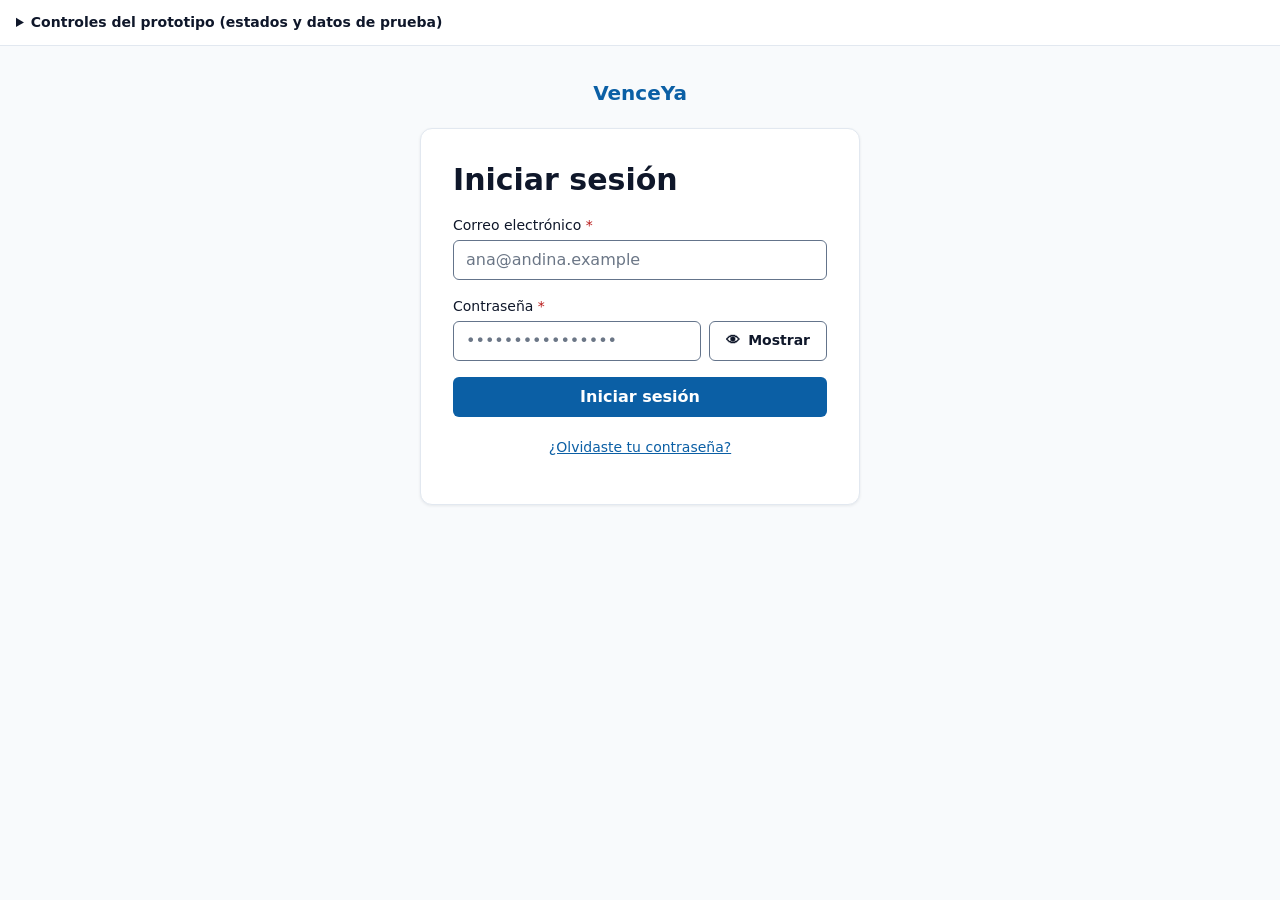
<file: prototipos/p001-iniciar-sesion/index.html>
<!DOCTYPE html>
<html lang="es">
<head>
  <meta charset="UTF-8">
  <meta name="viewport" content="width=device-width, initial-scale=1">
  <title>P-001 Iniciar sesión · VenceYa</title>
  <style>
/* P-001 Iniciar sesión — VenceYa (prototipo, tokens del design system) */
:root {
  --color-primario: #0B5FA5;
  --color-primario-texto: #FFFFFF;
  --color-primario-hover: #094C84;
  --color-primario-suave: #E0EEFA;
  --color-peligro: #B91C1C;
  --color-exito: #15803D;
  --color-fondo: #F8FAFC;
  --color-superficie: #FFFFFF;
  --color-texto: #0F172A;
  --color-texto-secundario: #475569;
  --color-borde-control: #64748B;
  --color-borde-sutil: #E2E8F0;
  --color-foco: #0B5FA5;
  --info-texto: #1E40AF;
  --info-fondo: #DBEAFE;
  --error-texto: #991B1B;
  --error-fondo: #FEE2E2;
  --exito-texto: #166534;
  --exito-fondo: #DCFCE7;
  --btn-alto: 44px;
}
@media (min-width: 640px) { :root { --btn-alto: 40px; } }

@media (prefers-color-scheme: dark) {
  :root:not([data-tema="claro"]) {
    --color-fondo: #0B1220;
    --color-superficie: #111A2E;
    --color-texto: #F8FAFC;
    --color-texto-secundario: #94A3B8;
    --color-primario: #60A5FA;
    --color-primario-texto: #0B1220;
    --color-primario-hover: #93C5FD;
    --color-primario-suave: #172554;
    --color-peligro: #F87171;
    --color-exito: #4ADE80;
    --color-borde-control: #7C8BA1;
    --color-borde-sutil: #1E293B;
    --color-foco: #60A5FA;
    --info-texto: #BFDBFE; --info-fondo: #172554;
    --error-texto: #FECACA; --error-fondo: #450A0A;
    --exito-texto: #BBF7D0; --exito-fondo: #052E16;
  }
}
:root[data-tema="oscuro"] {
  --color-fondo: #0B1220;
  --color-superficie: #111A2E;
  --color-texto: #F8FAFC;
  --color-texto-secundario: #94A3B8;
  --color-primario: #60A5FA;
  --color-primario-texto: #0B1220;
  --color-primario-hover: #93C5FD;
  --color-primario-suave: #172554;
  --color-peligro: #F87171;
  --color-exito: #4ADE80;
  --color-borde-control: #7C8BA1;
  --color-borde-sutil: #1E293B;
  --color-foco: #60A5FA;
  --info-texto: #BFDBFE; --info-fondo: #172554;
  --error-texto: #FECACA; --error-fondo: #450A0A;
  --exito-texto: #BBF7D0; --exito-fondo: #052E16;
}

*, *::before, *::after { box-sizing: border-box; }
html { font-size: 16px; }
body {
  margin: 0;
  font-family: "Inter", system-ui, -apple-system, "Segoe UI", Roboto, sans-serif;
  line-height: 1.5;
  color: var(--color-texto);
  background: var(--color-fondo);
  min-height: 100vh;
}
h1, h2 { line-height: 1.25; margin: 0; }
:focus-visible { outline: 2px solid var(--color-foco); outline-offset: 2px; }

/* Barra del prototipo (no forma parte de la pantalla) */
.proto-bar {
  background: var(--color-superficie);
  border-bottom: 1px solid var(--color-borde-sutil);
  padding: 12px 16px;
  font-size: 14px;
}
.proto-bar summary { cursor: pointer; font-weight: 600; }
.proto-bar .grid {
  display: grid; gap: 16px; margin-top: 12px;
  grid-template-columns: repeat(auto-fit, minmax(220px, 1fr));
}
.proto-bar fieldset { border: 1px solid var(--color-borde-sutil); border-radius: 6px; padding: 8px 12px; margin: 0; }
.proto-bar legend { font-weight: 500; padding: 0 4px; }
.proto-bar label { display: flex; align-items: center; gap: 8px; min-height: 28px; cursor: pointer; }
.proto-bar p { margin: 8px 0 0; color: var(--color-texto-secundario); }
.proto-bar code { font-size: 13px; background: var(--color-primario-suave); padding: 1px 4px; border-radius: 4px; }

main {
  display: flex; justify-content: center; align-items: flex-start;
  padding: 32px 16px 48px;
}
.marca { text-align: center; margin-bottom: 20px; font-weight: 700; font-size: 20px; color: var(--color-primario); }
.contenedor { width: 100%; max-width: 440px; }

.card {
  background: var(--color-superficie);
  border: 1px solid var(--color-borde-sutil);
  border-radius: 12px;
  padding: 24px 20px;
  box-shadow: 0 1px 3px rgba(15, 23, 42, .08);
}
@media (min-width: 640px) { .card { padding: 32px; } }
.card h1 { font-size: 30px; font-weight: 600; margin-bottom: 16px; }

/* Alerts */
.alert {
  display: flex; gap: 10px; align-items: flex-start;
  padding: 12px 14px; margin-bottom: 16px; border-radius: 8px;
  font-size: 14px; border: 1px solid transparent;
}
.alert[hidden] { display: none; }
.alert svg { flex: none; margin-top: 2px; }
.alert-info { background: var(--info-fondo); color: var(--info-texto); border-color: var(--info-texto); }
.alert-exito { background: var(--exito-fondo); color: var(--exito-texto); border-color: var(--exito-texto); }
.alert-error { background: var(--error-fondo); color: var(--error-texto); border-color: var(--error-texto); }

/* Campos */
.campo { margin-bottom: 16px; }
.campo label { display: block; font-size: 14px; font-weight: 500; margin-bottom: 4px; }
.req { color: var(--color-peligro); }
.control {
  display: flex; width: 100%; gap: 8px;
}
input {
  width: 100%; height: var(--btn-alto);
  padding: 0 12px; font: inherit; font-size: 16px;
  color: var(--color-texto); background: var(--color-superficie);
  border: 1px solid var(--color-borde-control); border-radius: 6px;
}
input::placeholder { color: var(--color-texto-secundario); opacity: .8; }
input[aria-invalid="true"] { border-color: var(--color-peligro); }
input:disabled { opacity: .6; cursor: not-allowed; }
.error-campo {
  display: flex; gap: 6px; align-items: center;
  margin-top: 4px; font-size: 14px; color: var(--color-peligro);
}
.error-campo[hidden] { display: none; }

/* Botones */
.btn {
  display: inline-flex; align-items: center; justify-content: center; gap: 8px;
  height: var(--btn-alto); padding: 0 16px;
  font: inherit; font-size: 16px; font-weight: 600;
  border-radius: 6px; border: 1px solid transparent; cursor: pointer;
}
.btn-primario { background: var(--color-primario); color: var(--color-primario-texto); width: 100%; }
.btn-primario:hover:not(:disabled) { background: var(--color-primario-hover); }
.btn-primario:disabled { cursor: progress; opacity: .85; }
.btn-secundario {
  background: transparent; color: var(--color-texto);
  border-color: var(--color-borde-control); flex: none; font-size: 14px;
}
.btn-secundario:hover { background: var(--color-primario-suave); }
.btn-fantasma { background: transparent; color: var(--color-primario); border: 0; }
.btn-fantasma:hover { text-decoration: underline; }

.spinner {
  width: 18px; height: 18px; border-radius: 50%;
  border: 2px solid currentColor; border-right-color: transparent;
  animation: giro .7s linear infinite;
}
@keyframes giro { to { transform: rotate(360deg); } }
@media (prefers-reduced-motion: reduce) { .spinner { animation-duration: 2s; } }

.enlaces { margin-top: 20px; text-align: center; font-size: 14px; }
a { color: var(--color-primario); font-weight: 500; }
a:hover { text-decoration: underline; }

.sr-only {
  position: absolute; width: 1px; height: 1px; padding: 0; margin: -1px;
  overflow: hidden; clip: rect(0,0,0,0); white-space: nowrap; border: 0;
}

/* Pantallas simuladas destino */
.destino { text-align: center; }
.destino h1 { font-size: 24px; }
.destino p { color: var(--color-texto-secundario); }
.destino .btn { width: auto; margin-top: 8px; }
.destino .ref { font-size: 14px; color: var(--color-texto-secundario); margin: 4px 0 16px; }
</style>
</head>
<body>

  <!-- Controles del prototipo: no forman parte de la pantalla -->
  <details class="proto-bar" id="proto-bar">
    <summary>Controles del prototipo (estados y datos de prueba)</summary>
    <div class="grid">
      <fieldset>
        <legend>Mensaje informativo (parámetro de navegación)</legend>
        <label><input type="radio" name="aviso" value="" checked> Ninguno (formulario vacío)</label>
        <label><input type="radio" name="aviso" value="sesion"> Sesión terminada</label>
        <label><input type="radio" name="aviso" value="activada"> Cuenta activada</label>
        <label><input type="radio" name="aviso" value="clave"> Contraseña actualizada</label>
      </fieldset>
      <fieldset>
        <legend>Estados</legend>
        <label><input type="radio" name="estado" value="" checked> Flujo real (usa las credenciales)</label>
        <label><input type="radio" name="estado" value="error"> Forzar error</label>
        <label><input type="radio" name="estado" value="cargando"> Forzar carga (sin resolver)</label>
        <label><input type="radio" name="estado" value="datos"> Rellenar con datos de ejemplo</label>
      </fieldset>
      <fieldset>
        <legend>Credenciales de prueba</legend>
        <p style="margin-top:0">Correo: <code>ana@andina.example</code><br>
        Contraseña: <code>Andina2026!</code></p>
        <p>5 fallos seguidos bloquean la cuenta 15 min (RN-103). El mensaje de error es siempre el mismo.</p>
        <button type="button" class="btn btn-secundario" id="reiniciar">Reiniciar prototipo</button>
      </fieldset>
    </div>
  </details>

  <main>
    <div class="contenedor">
      <div class="marca" aria-hidden="true">VenceYa</div>

      <!-- Vista P-001 -->
      <section class="card" id="vista-login" aria-labelledby="titulo">
        <h1 id="titulo">Iniciar sesión</h1>

        <div class="alert alert-info" id="alerta-info" role="status" hidden>
          <svg width="18" height="18" viewBox="0 0 20 20" fill="currentColor" aria-hidden="true"><path d="M10 1a9 9 0 100 18 9 9 0 000-18zm1 13H9V9h2v5zm0-6H9V6h2v2z"/></svg>
          <span id="texto-info"></span>
        </div>

        <div class="alert alert-error" id="alerta-error" role="alert" hidden>
          <svg width="18" height="18" viewBox="0 0 20 20" fill="currentColor" aria-hidden="true"><path d="M10 1a9 9 0 100 18 9 9 0 000-18zm1 13H9v-2h2v2zm0-4H9V6h2v4z"/></svg>
          <span>Correo o contraseña incorrectos, o la cuenta está bloqueada temporalmente.</span>
        </div>

        <form id="form" novalidate>
          <div class="campo">
            <label for="correo">Correo electrónico <span class="req" aria-hidden="true">*</span><span class="sr-only">(obligatorio)</span></label>
            <input id="correo" name="correo" type="email" autocomplete="username"
                   placeholder="ana@andina.example" required aria-describedby="err-correo">
            <div class="error-campo" id="err-correo" hidden></div>
          </div>

          <div class="campo">
            <label for="clave">Contraseña <span class="req" aria-hidden="true">*</span><span class="sr-only">(obligatorio)</span></label>
            <div class="control">
              <input id="clave" name="clave" type="password" autocomplete="current-password"
                     placeholder="••••••••••••••••" required aria-describedby="err-clave">
              <button type="button" class="btn btn-secundario" id="mostrar" aria-pressed="false" aria-controls="clave">
                <span aria-hidden="true">👁</span> <span id="mostrar-texto">Mostrar</span>
              </button>
            </div>
            <div class="error-campo" id="err-clave" hidden></div>
          </div>

          <button type="submit" class="btn btn-primario" id="enviar">Iniciar sesión</button>
        </form>

        <p class="enlaces"><a href="#p013" id="olvido">¿Olvidaste tu contraseña?</a></p>
      </section>

      <!-- Destinos simulados -->
      <section class="card destino" id="vista-inicio" hidden>
        <h1 tabindex="-1" id="titulo-inicio">¡Bienvenida, Ana!</h1>
        <p class="ref">Navegación simulada → Panel principal · Andina Distribuciones S.A.C.</p>
        <p>Rol: ADMINISTRADOR. Sesión válida 30 min sin actividad o 12 h máximo (RN-149).</p>
        <button type="button" class="btn btn-secundario" data-volver>Cerrar sesión (volver a P-001)</button>
      </section>

      <section class="card destino" id="vista-p013" hidden>
        <h1 tabindex="-1" id="titulo-p013">Recuperar contraseña</h1>
        <p class="ref">Navegación simulada → P-013</p>
        <p>Aquí se solicitaría el correo para enviar el enlace de recuperación.</p>
        <button type="button" class="btn btn-secundario" data-volver>Volver a Iniciar sesión</button>
      </section>
    </div>
  </main>

  <script>
// P-001 Iniciar sesión — lógica simulada del prototipo (sin backend)
(function () {
  'use strict';

  var CUENTAS = { 'ana@andina.example': 'Andina2026!' };
  var MAX_FALLOS = 5;
  var AVISOS = {
    sesion: 'Tu sesión terminó. Vuelve a iniciar sesión.',
    activada: 'Tu cuenta fue activada. Ya puedes iniciar sesión.',
    clave: 'Tu contraseña fue actualizada. Inicia sesión con la nueva.'
  };

  var $ = function (id) { return document.getElementById(id); };
  var form = $('form'), correo = $('correo'), clave = $('clave'), enviar = $('enviar');
  var fallos = {};      // RN-103: contador por cuenta
  var bloqueos = {};    // cuenta -> instante de desbloqueo (ms)

  function vista(nombre) {
    ['login', 'inicio', 'p013'].forEach(function (v) { $('vista-' + v).hidden = v !== nombre; });
    var foco = { login: correo, inicio: $('titulo-inicio'), p013: $('titulo-p013') }[nombre];
    if (foco) foco.focus();
  }

  function aviso(clave_) {
    var el = $('alerta-info');
    el.hidden = !AVISOS[clave_];
    $('texto-info').textContent = AVISOS[clave_] || '';
  }

  function errorGeneral(si) { $('alerta-error').hidden = !si; }

  function errorCampo(input, id, msg) {
    var e = $(id);
    e.hidden = !msg;
    e.textContent = '';
    if (msg) {
      e.insertAdjacentHTML('afterbegin',
        '<svg width="14" height="14" viewBox="0 0 20 20" fill="currentColor" aria-hidden="true"><path d="M10 1a9 9 0 100 18 9 9 0 000-18zm1 13H9v-2h2v2zm0-4H9V6h2v4z"/></svg>');
      e.appendChild(document.createTextNode(msg));
    }
    input.setAttribute('aria-invalid', msg ? 'true' : 'false');
  }

  function cargando(si) {
    enviar.disabled = si;
    correo.disabled = si;
    clave.disabled = si;
    enviar.setAttribute('aria-busy', si ? 'true' : 'false');
    enviar.innerHTML = si
      ? '<span class="spinner" aria-hidden="true"></span> Iniciando sesión…'
      : 'Iniciar sesión';
  }

  // RN-139/216: solo recorta espacios exteriores y pasa a minúsculas
  function normalizar(c) { return c.trim().toLowerCase(); }

  // Simula el servidor. RN-103: mismo resultado para cuenta inexistente, clave errónea o bloqueo.
  function autenticar(c, p) {
    var ahora = Date.now();
    if (bloqueos[c] && ahora < bloqueos[c]) return false; // no cuenta como fallo ni prolonga
    if (bloqueos[c] && ahora >= bloqueos[c]) { delete bloqueos[c]; fallos[c] = 0; }
    // RN-250: la contraseña se compara sin recortar ni normalizar
    if (CUENTAS[c] !== undefined && CUENTAS[c] === p) { fallos[c] = 0; return true; }
    fallos[c] = (fallos[c] || 0) + 1;
    if (fallos[c] >= MAX_FALLOS) bloqueos[c] = ahora + 15 * 60 * 1000;
    return false;
  }

  function estadoForzado() {
    var r = document.querySelector('input[name="estado"]:checked');
    return r ? r.value : '';
  }

  form.addEventListener('submit', function (ev) {
    ev.preventDefault();
    errorGeneral(false);
    var c = normalizar(correo.value), p = clave.value;
    var okC = true, okP = true;

    if (!c) { errorCampo(correo, 'err-correo', 'Ingresa tu correo electrónico.'); okC = false; }
    else if (!/^[^\s@]+@[^\s@]+\.[^\s@]+$/.test(c)) { errorCampo(correo, 'err-correo', 'Ingresa un correo válido, por ejemplo ana@andina.example.'); okC = false; }
    else errorCampo(correo, 'err-correo', '');

    if (!p) { errorCampo(clave, 'err-clave', 'Ingresa tu contraseña.'); okP = false; }
    else errorCampo(clave, 'err-clave', '');

    if (!okC) { correo.focus(); return; }
    if (!okP) { clave.focus(); return; }

    aviso('');
    cargando(true);
    var forzado = estadoForzado();
    if (forzado === 'cargando') return; // se queda cargando para validar el estado

    setTimeout(function () {
      var ok = forzado === 'error' ? false : autenticar(c, p);
      cargando(false);
      if (ok) { form.reset(); vista('inicio'); }
      else { errorGeneral(true); clave.value = ''; clave.focus(); }
    }, 1200);
  });

  // Mostrar / ocultar contraseña
  $('mostrar').addEventListener('click', function () {
    var visible = clave.type === 'password';
    clave.type = visible ? 'text' : 'password';
    this.setAttribute('aria-pressed', String(visible));
    $('mostrar-texto').textContent = visible ? 'Ocultar' : 'Mostrar';
  });

  $('olvido').addEventListener('click', function (ev) { ev.preventDefault(); vista('p013'); });
  document.querySelectorAll('[data-volver]').forEach(function (b) {
    b.addEventListener('click', function () { aviso(AVISOS_actual()); vista('login'); });
  });

  function AVISOS_actual() {
    var r = document.querySelector('input[name="aviso"]:checked');
    return r ? r.value : '';
  }

  // Controles del prototipo
  document.querySelectorAll('input[name="aviso"]').forEach(function (r) {
    r.addEventListener('change', function () { aviso(r.value); });
  });
  document.querySelectorAll('input[name="estado"]').forEach(function (r) {
    r.addEventListener('change', function () {
      cargando(false);
      errorGeneral(false);
      if (r.value === 'datos') {
        correo.value = 'ana@andina.example';
        clave.value = 'Andina2026!';
      } else if (r.value === 'error') {
        correo.value = 'ana@andina.example';
        clave.value = 'incorrecta';
      }
    });
  });
  $('reiniciar').addEventListener('click', function () {
    fallos = {}; bloqueos = {};
    form.reset(); errorCampo(correo, 'err-correo', ''); errorCampo(clave, 'err-clave', '');
    errorGeneral(false); cargando(false);
    document.querySelector('input[name="estado"][value=""]').checked = true;
    document.querySelector('input[name="aviso"][value=""]').checked = true;
    aviso(''); vista('login');
  });

  // Mensaje informativo por parámetro de navegación: ?aviso=sesion|activada|clave
  var param = new URLSearchParams(location.search).get('aviso');
  if (param && AVISOS[param]) {
    aviso(param);
    var radio = document.querySelector('input[name="aviso"][value="' + param + '"]');
    if (radio) radio.checked = true;
  }
})();
</script>
</body>
</html>
</file>
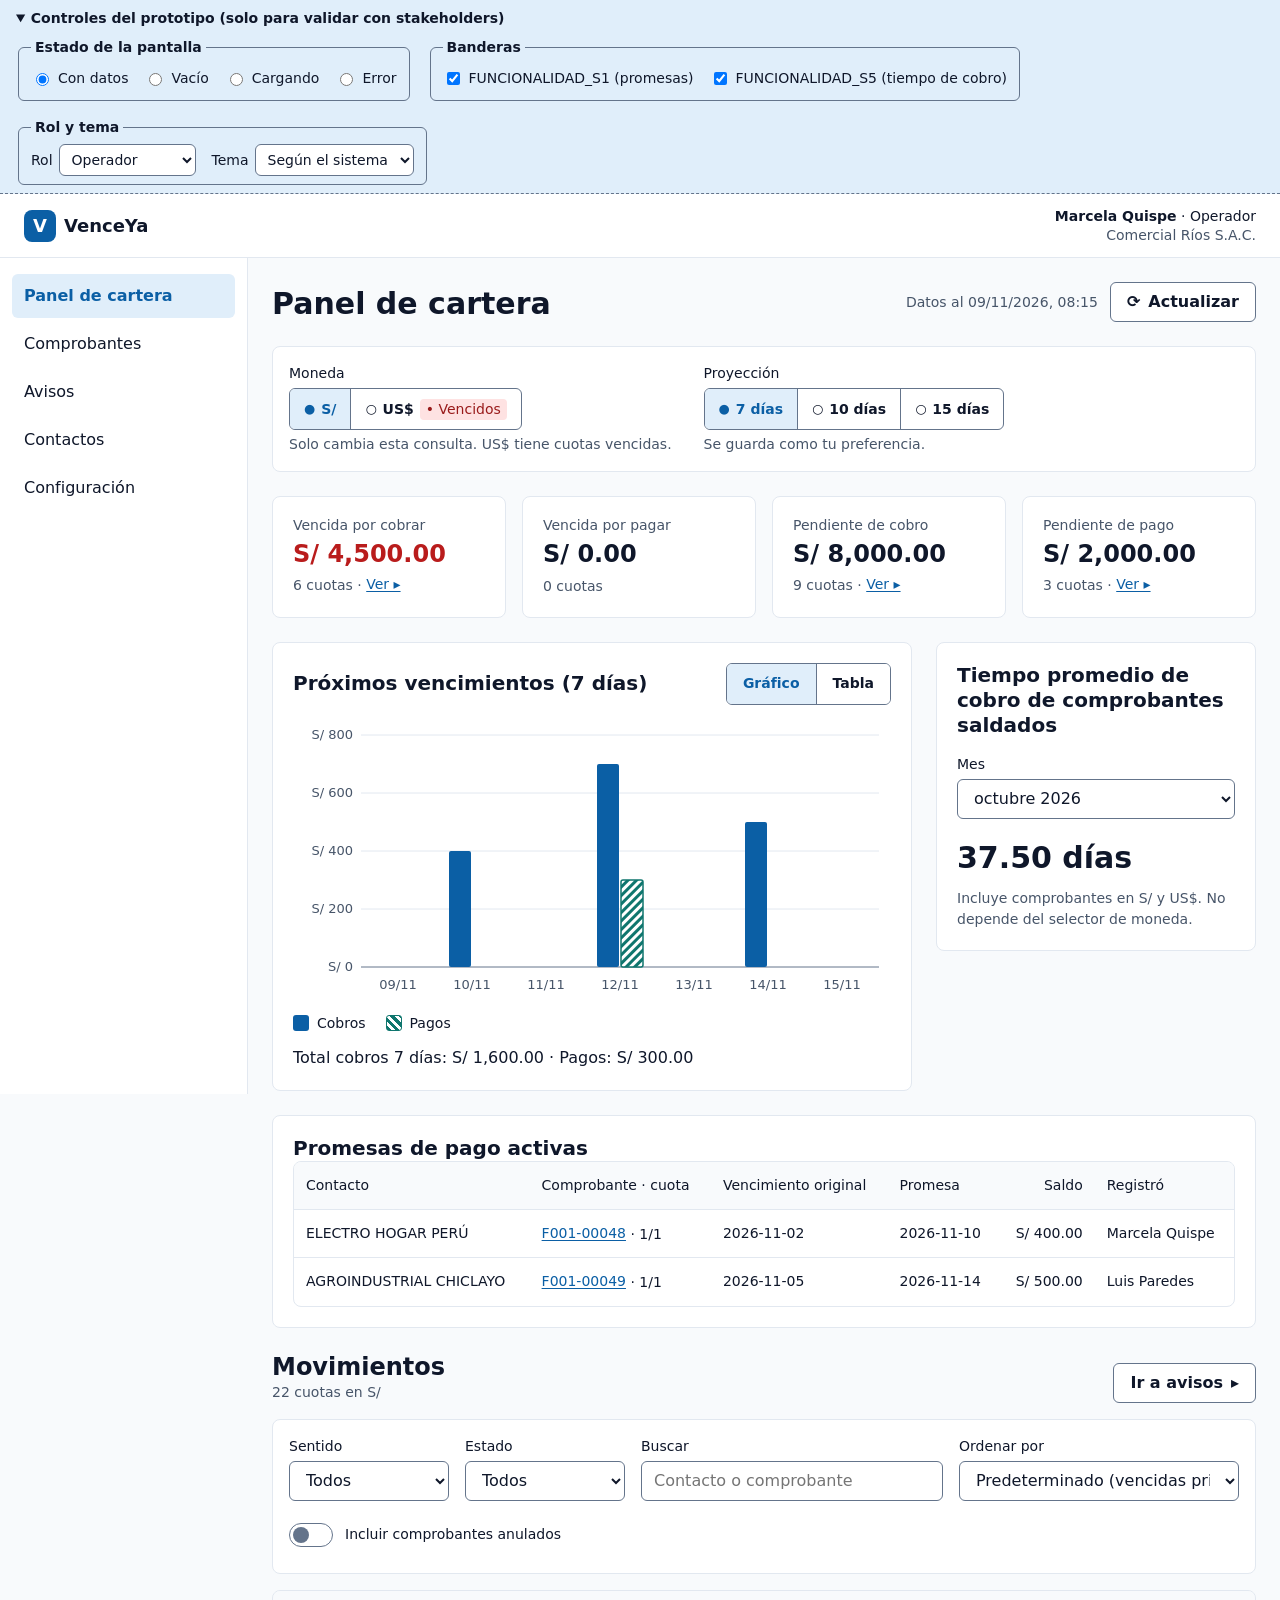
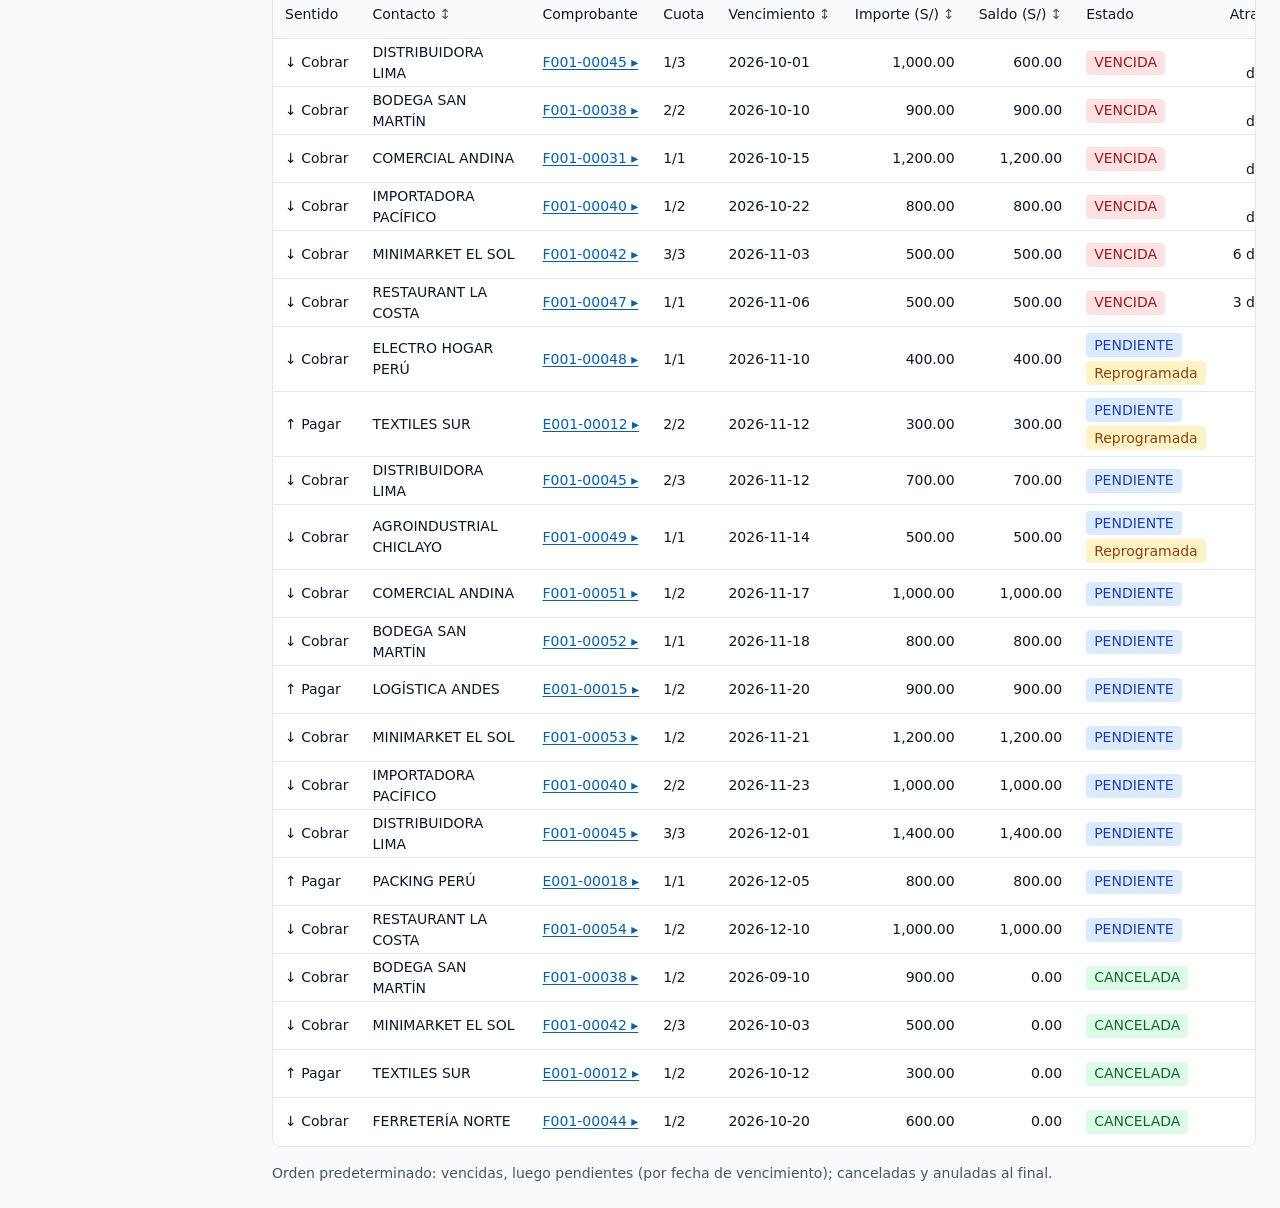
<file: prototipos/p002-panel-cartera/index.html>
<!DOCTYPE html>
<html lang="es">
<head>
  <meta charset="UTF-8">
  <meta name="viewport" content="width=device-width, initial-scale=1">
  <title>P-002 Panel de cartera · VenceYa</title>
  <link rel="stylesheet" href="styles.css">
</head>
<body>
<a class="skip" href="#contenido">Saltar al contenido</a>

<!-- Controles del prototipo (no forman parte de la pantalla) -->
<details class="demo" open>
  <summary>Controles del prototipo (solo para validar con stakeholders)</summary>
  <div class="demo-grid">
    <fieldset>
      <legend>Estado de la pantalla</legend>
      <label><input type="radio" name="demo-estado" value="datos" checked> Con datos</label>
      <label><input type="radio" name="demo-estado" value="vacio"> Vacío</label>
      <label><input type="radio" name="demo-estado" value="cargando"> Cargando</label>
      <label><input type="radio" name="demo-estado" value="error"> Error</label>
    </fieldset>
    <fieldset>
      <legend>Banderas</legend>
      <label><input type="checkbox" id="demo-s1" checked> FUNCIONALIDAD_S1 (promesas)</label>
      <label><input type="checkbox" id="demo-s5" checked> FUNCIONALIDAD_S5 (tiempo de cobro)</label>
    </fieldset>
    <fieldset>
      <legend>Rol y tema</legend>
      <label>Rol
        <select id="demo-rol">
          <option>Operador</option><option>Supervisor</option><option>Administrador</option>
        </select>
      </label>
      <label>Tema
        <select id="demo-tema">
          <option value="auto">Según el sistema</option><option value="claro">Claro</option><option value="oscuro">Oscuro</option>
        </select>
      </label>
    </fieldset>
  </div>
</details>

<header class="topbar">
  <button class="btn btn-ghost btn-icono menu-btn" id="btn-menu" aria-label="Abrir menú de navegación" aria-expanded="false" aria-controls="sidebar">☰</button>
  <div class="logo"><span class="logo-marca" aria-hidden="true">V</span> VenceYa</div>
  <div class="usuario"><span class="usuario-datos"><strong>Marcela Quispe</strong> · <span id="usuario-rol">Operador</span></span>
    <span class="empresa">Comercial Ríos S.A.C.</span></div>
</header>

<div class="layout">
  <nav class="sidebar" id="sidebar" aria-label="Navegación principal">
    <ul>
      <li><a href="#" aria-current="page" data-nav-actual>Panel de cartera</a></li>
      <li><a href="#" data-nav="P-006 Comprobantes">Comprobantes</a></li>
      <li><a href="#" data-nav="P-007 Avisos de cobranza">Avisos</a></li>
      <li><a href="#" data-nav="P-008 Contactos">Contactos</a></li>
      <li><a href="#" data-nav="P-020 Configuración">Configuración</a></li>
    </ul>
  </nav>
  <div class="backdrop" id="backdrop" hidden></div>

  <main id="contenido" class="main" tabindex="-1">
    <div class="page-head">
      <h1>Panel de cartera</h1>
      <div class="head-right">
        <p id="leyenda-corte" class="corte"></p>
        <button class="btn btn-sec" id="btn-actualizar" type="button"><span aria-hidden="true">⟳</span> <span id="btn-actualizar-txt">Actualizar</span></button>
      </div>
    </div>
    <p class="sr-only" id="anuncio" role="status" aria-live="polite"></p>

    <div id="alerta-error" class="alert" role="alert" hidden>
      <span aria-hidden="true" class="alert-ic">⚠</span>
      <div>
        <strong>No se pudo cargar el panel de cartera.</strong>
        <p>Hubo un problema de conexión con el servidor. Tus datos no se han modificado. Código: PAN-503.</p>
      </div>
      <button class="btn btn-sec" id="btn-reintentar" type="button">Reintentar</button>
    </div>

    <div id="panel">
      <!-- Barra de controles -->
      <div class="controles" id="controles">
        <div class="ctl">
          <span class="ctl-label" id="lbl-moneda">Moneda</span>
          <div class="seg" role="radiogroup" aria-labelledby="lbl-moneda" aria-describedby="moneda-ayuda" id="seg-moneda">
            <label><input type="radio" name="moneda" value="PEN" checked><span>S/</span><span class="seg-aviso" data-aviso="PEN" hidden>• Vencidos</span></label>
            <label><input type="radio" name="moneda" value="USD"><span>US$</span><span class="seg-aviso" data-aviso="USD" hidden>• Vencidos</span></label>
          </div>
          <span class="ayuda" id="moneda-ayuda">Solo cambia esta consulta.</span>
        </div>
        <div class="ctl">
          <span class="ctl-label" id="lbl-ventana">Proyección</span>
          <div class="seg" role="radiogroup" aria-labelledby="lbl-ventana" aria-describedby="ventana-ayuda">
            <label><input type="radio" name="ventana" value="7" checked><span>7 días</span></label>
            <label><input type="radio" name="ventana" value="10"><span>10 días</span></label>
            <label><input type="radio" name="ventana" value="15"><span>15 días</span></label>
          </div>
          <span class="ayuda" id="ventana-ayuda">Se guarda como tu preferencia.</span>
        </div>
      </div>

      <!-- Indicadores -->
      <section aria-label="Indicadores de cartera" class="indicadores" id="indicadores"></section>

      <!-- Fila 2 -->
      <div class="fila2" id="fila2">
        <section class="card card-proy" aria-labelledby="t-proy" id="card-proy">
          <div class="card-cab">
            <h2 id="t-proy">Próximos vencimientos (7 días)</h2>
            <div class="tabs" role="tablist" aria-label="Vista de la proyección">
              <button role="tab" id="tab-grafico" aria-controls="pnl-grafico" aria-selected="true" tabindex="0">Gráfico</button>
              <button role="tab" id="tab-tabla" aria-controls="pnl-tabla" aria-selected="false" tabindex="-1">Tabla</button>
            </div>
          </div>
          <div id="proy-cuerpo">
            <div role="tabpanel" id="pnl-grafico" aria-labelledby="tab-grafico">
              <div class="grafico-wrap" id="grafico-wrap" tabindex="0" aria-label="Gráfico de barras de cobros y pagos por día. Desplázate horizontalmente si es necesario; usa la pestaña Tabla para ver los mismos datos en texto."></div>
              <ul class="leyenda-graf" aria-hidden="true">
                <li><span class="sw sw-cobros"></span> Cobros</li>
                <li><span class="sw sw-pagos"></span> Pagos</li>
              </ul>
            </div>
            <div role="tabpanel" id="pnl-tabla" aria-labelledby="tab-tabla" hidden>
              <div class="tabla-wrap tabla-proy-wrap">
                <table class="tabla tabla-simple" id="tabla-proy"></table>
              </div>
            </div>
            <p class="resumen" id="proy-resumen"></p>
          </div>
        </section>

        <section class="card card-s5" aria-labelledby="t-s5" id="card-s5">
          <h2 id="t-s5">Tiempo promedio de cobro de comprobantes saldados</h2>
          <div class="campo">
            <label for="s5-mes">Mes</label>
            <select id="s5-mes"></select>
          </div>
          <div id="s5-cuerpo"></div>
        </section>
      </div>

      <!-- Promesas (S1) -->
      <section class="card" aria-labelledby="t-prom" id="card-promesas">
        <h2 id="t-prom">Promesas de pago activas</h2>
        <div id="prom-cuerpo"></div>
      </section>

      <!-- Listado de movimientos -->
      <section aria-labelledby="titulo-movimientos" class="movimientos" id="movimientos">
        <div class="mov-cab">
          <div>
            <h2 id="titulo-movimientos" tabindex="-1">Movimientos</h2>
            <p class="mov-cuenta" id="mov-cuenta" role="status"></p>
          </div>
          <button class="btn btn-sec" type="button" data-nav="P-007 Avisos de cobranza">Ir a avisos <span aria-hidden="true">▸</span></button>
        </div>

        <div class="filtros" id="filtros">
          <div class="campo">
            <label for="f-sentido">Sentido</label>
            <select id="f-sentido"><option value="todos">Todos</option><option value="cobrar">Cobrar</option><option value="pagar">Pagar</option></select>
          </div>
          <div class="campo">
            <label for="f-estado">Estado</label>
            <select id="f-estado"><option value="todos">Todos</option><option value="VENCIDA">Vencida</option><option value="PENDIENTE">Pendiente</option><option value="CANCELADA">Cancelada</option></select>
          </div>
          <div class="campo campo-buscar">
            <label for="f-buscar">Buscar</label>
            <input id="f-buscar" type="search" placeholder="Contacto o comprobante" autocomplete="off">
          </div>
          <div class="campo">
            <label for="f-orden">Ordenar por</label>
            <select id="f-orden">
              <option value="def">Predeterminado (vencidas primero)</option>
              <option value="venc-asc">Vencimiento (más antiguo)</option>
              <option value="venc-desc">Vencimiento (más reciente)</option>
              <option value="importe-desc">Importe (mayor)</option>
              <option value="importe-asc">Importe (menor)</option>
              <option value="saldo-desc">Saldo (mayor)</option>
              <option value="saldo-asc">Saldo (menor)</option>
              <option value="contacto-asc">Contacto (A–Z)</option>
              <option value="contacto-desc">Contacto (Z–A)</option>
            </select>
          </div>
          <label class="switch"><input type="checkbox" role="switch" id="f-anuladas"><span class="switch-pista" aria-hidden="true"></span><span>Incluir comprobantes anulados</span></label>
        </div>

        <div class="tabla-wrap" id="mov-tabla-wrap">
          <table class="tabla" id="tabla-mov" role="table">
            <thead role="rowgroup">
              <tr role="row">
                <th scope="col" role="columnheader">Sentido</th>
                <th scope="col" role="columnheader" aria-sort="none"><button class="th-btn" data-sort="contacto" type="button">Contacto <span class="sort-ic" aria-hidden="true">↕</span></button></th>
                <th scope="col" role="columnheader">Comprobante</th>
                <th scope="col" role="columnheader">Cuota</th>
                <th scope="col" role="columnheader" aria-sort="none"><button class="th-btn" data-sort="venc" type="button">Vencimiento <span class="sort-ic" aria-hidden="true">↕</span></button></th>
                <th scope="col" role="columnheader" aria-sort="none" class="num"><button class="th-btn" data-sort="importe" type="button"><span class="lbl-importe">Importe (S/)</span> <span class="sort-ic" aria-hidden="true">↕</span></button></th>
                <th scope="col" role="columnheader" aria-sort="none" class="num"><button class="th-btn" data-sort="saldo" type="button"><span class="lbl-saldo">Saldo (S/)</span> <span class="sort-ic" aria-hidden="true">↕</span></button></th>
                <th scope="col" role="columnheader">Estado</th>
                <th scope="col" role="columnheader" class="num">Atraso</th>
              </tr>
            </thead>
            <tbody role="rowgroup" id="mov-cuerpo"></tbody>
          </table>
        </div>
        <div class="vacio" id="mov-vacio" role="status" hidden></div>
        <p class="nota">Orden predeterminado: vencidas, luego pendientes (por fecha de vencimiento); canceladas y anuladas al final.</p>
      </section>
    </div>
  </main>
</div>

<dialog id="dlg-nav" aria-labelledby="dlg-titulo">
  <h2 id="dlg-titulo">Navegación simulada</h2>
  <p id="dlg-texto"></p>
  <p class="ayuda">Este prototipo solo muestra la pantalla P-002.</p>
  <div class="dlg-acc"><button class="btn btn-prim" id="dlg-cerrar" type="button">Entendido</button></div>
</dialog>

<div class="toasts" id="toasts" aria-live="polite"></div>

<script src="app.js"></script>
</body>
</html>
</file>
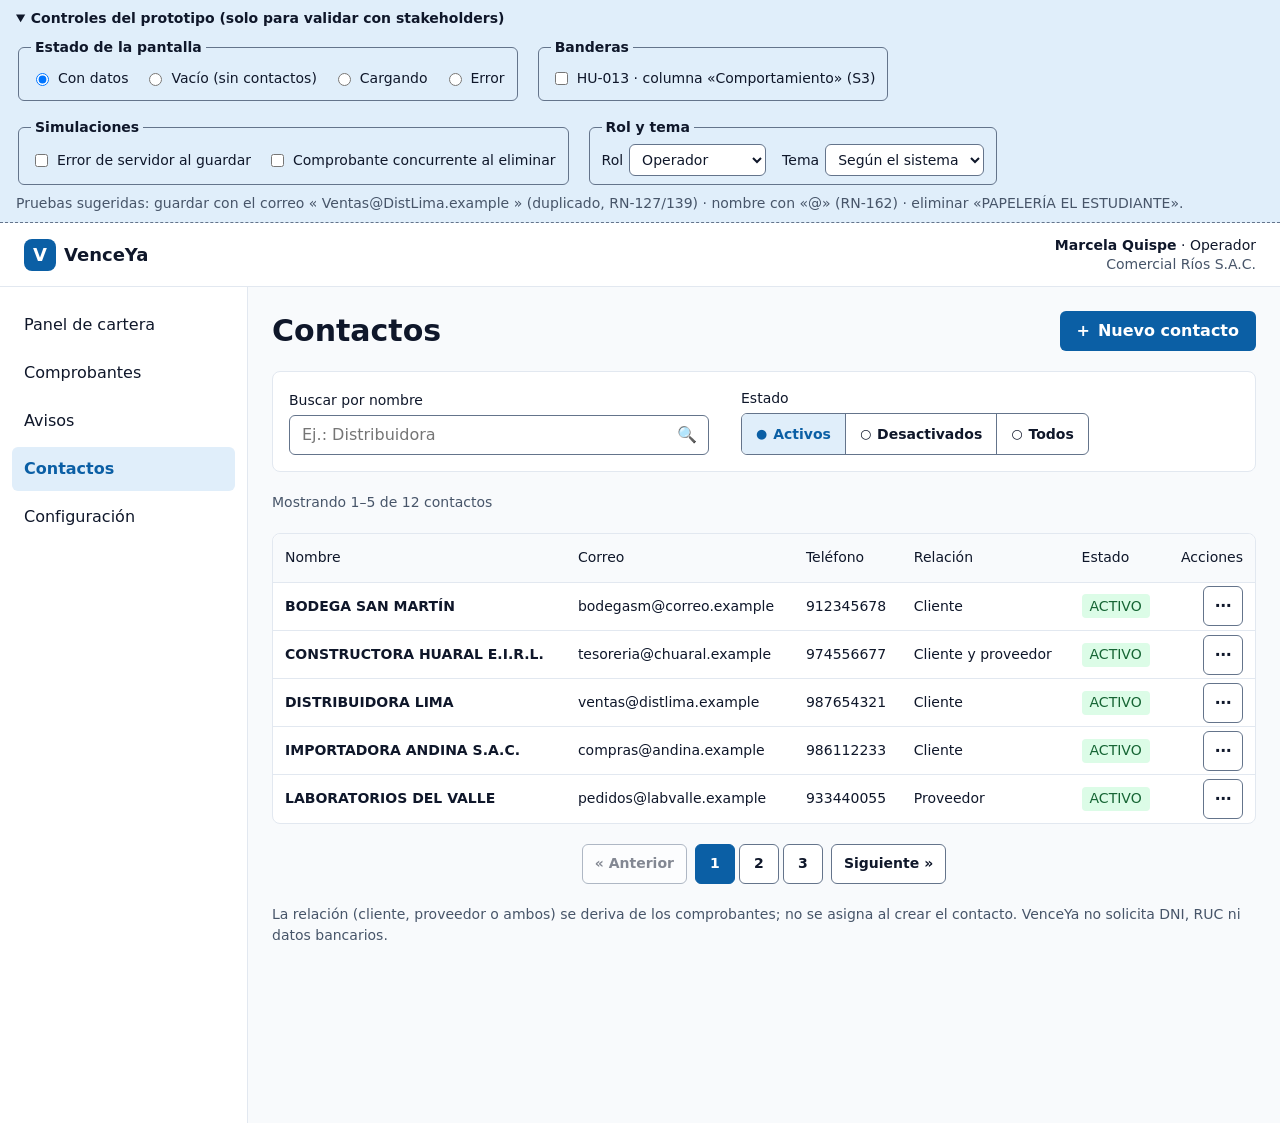
<file: prototipos/p003-contactos/index.html>
<!DOCTYPE html>
<html lang="es">
<head>
  <meta charset="UTF-8">
  <meta name="viewport" content="width=device-width, initial-scale=1">
  <title>P-003 Contactos · VenceYa</title>
  <link rel="stylesheet" href="styles.css">
</head>
<body>
<a class="skip" href="#contenido">Saltar al contenido</a>

<!-- Controles del prototipo (no forman parte de la pantalla) -->
<details class="demo" open>
  <summary>Controles del prototipo (solo para validar con stakeholders)</summary>
  <div class="demo-grid">
    <fieldset>
      <legend>Estado de la pantalla</legend>
      <label><input type="radio" name="demo-estado" value="datos" checked> Con datos</label>
      <label><input type="radio" name="demo-estado" value="vacio"> Vacío (sin contactos)</label>
      <label><input type="radio" name="demo-estado" value="cargando"> Cargando</label>
      <label><input type="radio" name="demo-estado" value="error"> Error</label>
    </fieldset>
    <fieldset>
      <legend>Banderas</legend>
      <label><input type="checkbox" id="demo-s3"> HU-013 · columna «Comportamiento» (S3)</label>
    </fieldset>
    <fieldset>
      <legend>Simulaciones</legend>
      <label><input type="checkbox" id="demo-falla"> Error de servidor al guardar</label>
      <label><input type="checkbox" id="demo-conc"> Comprobante concurrente al eliminar</label>
    </fieldset>
    <fieldset>
      <legend>Rol y tema</legend>
      <label>Rol
        <select id="demo-rol"><option>Operador</option><option>Supervisor</option><option>Administrador</option></select>
      </label>
      <label>Tema
        <select id="demo-tema"><option value="auto">Según el sistema</option><option value="claro">Claro</option><option value="oscuro">Oscuro</option></select>
      </label>
    </fieldset>
  </div>
  <p class="demo-tip">Pruebas sugeridas: guardar con el correo « Ventas@DistLima.example » (duplicado, RN-127/139) · nombre con «@» (RN-162) · eliminar «PAPELERÍA EL ESTUDIANTE».</p>
</details>

<header class="topbar">
  <button class="btn btn-ghost btn-icono menu-btn" id="btn-menu" aria-label="Abrir menú de navegación" aria-expanded="false" aria-controls="sidebar">☰</button>
  <div class="logo"><span class="logo-marca" aria-hidden="true">V</span> VenceYa</div>
  <div class="usuario"><span class="usuario-datos"><strong>Marcela Quispe</strong> · <span id="usuario-rol">Operador</span></span>
    <span class="empresa">Comercial Ríos S.A.C.</span></div>
</header>

<div class="layout">
  <nav class="sidebar" id="sidebar" aria-label="Navegación principal">
    <ul>
      <li><a href="#" data-nav="P-002 Panel de cartera">Panel de cartera</a></li>
      <li><a href="#" data-nav="P-004 Comprobantes">Comprobantes</a></li>
      <li><a href="#" data-nav="P-007 Avisos de cobranza">Avisos</a></li>
      <li><a href="#" aria-current="page">Contactos</a></li>
      <li><a href="#" data-nav="P-020 Configuración">Configuración</a></li>
    </ul>
  </nav>
  <div class="backdrop" id="backdrop" hidden></div>

  <main id="contenido" class="main" tabindex="-1">
    <div class="page-head">
      <h1>Contactos</h1>
      <button class="btn btn-prim" id="btn-nuevo" type="button"><span aria-hidden="true">+</span> Nuevo contacto</button>
    </div>
    <p class="sr-only" id="anuncio" role="status" aria-live="polite"></p>

    <div id="alerta-error" class="alert" role="alert" hidden>
      <span aria-hidden="true" class="alert-ic">⚠</span>
      <div>
        <strong>No se pudo cargar la lista de contactos.</strong>
        <p>Hubo un problema de conexión con el servidor. Tus datos no se han modificado. Código: CON-503.</p>
      </div>
      <button class="btn btn-sec" id="btn-reintentar" type="button">Reintentar</button>
    </div>

    <div class="filtros" id="filtros">
      <div class="campo campo-buscar">
        <label for="f-buscar">Buscar por nombre</label>
        <div class="buscar">
          <input id="f-buscar" type="search" autocomplete="off" placeholder="Ej.: Distribuidora">
          <span class="buscar-ic" aria-hidden="true">🔍</span>
        </div>
      </div>
      <div class="ctl">
        <span class="ctl-label" id="lbl-estado">Estado</span>
        <div class="seg" role="radiogroup" aria-labelledby="lbl-estado">
          <label><input type="radio" name="estado" value="ACTIVO" checked><span>Activos</span></label>
          <label><input type="radio" name="estado" value="DESACTIVADO"><span>Desactivados</span></label>
          <label><input type="radio" name="estado" value="todos"><span>Todos</span></label>
        </div>
      </div>
    </div>

    <p class="mov-cuenta" id="cuenta" role="status"></p>

    <div class="tabla-wrap" id="tabla-wrap">
      <table class="tabla" id="tabla">
        <caption class="sr-only">Contactos de la empresa</caption>
        <thead>
          <tr>
            <th scope="col">Nombre</th>
            <th scope="col">Correo</th>
            <th scope="col">Teléfono</th>
            <th scope="col">Relación</th>
            <th scope="col" class="col-s3" hidden>Comportamiento</th>
            <th scope="col">Estado</th>
            <th scope="col" class="col-acc">Acciones</th>
          </tr>
        </thead>
        <tbody id="cuerpo"></tbody>
      </table>
    </div>
    <div class="vacio" id="vacio" role="status" hidden></div>

    <nav class="paginacion" id="paginacion" aria-label="Paginación de contactos" hidden></nav>
    <p class="nota">La relación (cliente, proveedor o ambos) se deriva de los comprobantes; no se asigna al crear el contacto. VenceYa no solicita DNI, RUC ni datos bancarios.</p>
  </main>
</div>

<!-- Menú de acciones (DropdownMenu) -->
<div class="menu" id="menu" role="menu" hidden></div>

<!-- P-003.D1 Nuevo / Editar contacto -->
<dialog id="dlg-form" aria-labelledby="form-titulo" class="dlg-form">
  <form id="form" novalidate>
    <div class="dlg-cab">
      <h2 id="form-titulo">Nuevo contacto</h2>
      <button class="btn btn-ghost btn-icono" type="button" id="form-x" aria-label="Cerrar"><span aria-hidden="true">✕</span></button>
    </div>
    <div class="alert alert-peq" id="form-resumen" role="alert" tabindex="-1" hidden></div>
    <div class="alert alert-peq" id="form-servidor" role="alert" hidden>
      <span aria-hidden="true">⚠</span>
      <div><strong>No se pudo guardar el contacto.</strong> <span>Hubo un problema de conexión con el servidor. Tus datos no se han modificado. Código: CON-500.</span></div>
    </div>

    <div class="campo">
      <label for="c-nombre">Nombre o razón social <span class="req" aria-hidden="true">*</span></label>
      <div class="con-contador">
        <input id="c-nombre" name="nombre" type="text" autocomplete="off" aria-required="true" aria-describedby="c-nombre-ayuda c-nombre-error">
        <span class="contador" id="c-nombre-cont" aria-hidden="true">0/250</span>
      </div>
      <span class="ayuda" id="c-nombre-ayuda">Letras, números, espacios y . , &amp; - ' ( ) /</span>
      <span class="error" id="c-nombre-error" hidden></span>
    </div>
    <div class="campo">
      <label for="c-correo">Correo electrónico <span class="req" aria-hidden="true">*</span></label>
      <input id="c-correo" name="correo" type="text" inputmode="email" autocomplete="off" aria-required="true" aria-describedby="c-correo-ayuda c-correo-error">
      <span class="ayuda" id="c-correo-ayuda">Se guarda en minúsculas y debe ser único en tu empresa, incluso entre contactos desactivados.</span>
      <span class="error" id="c-correo-error" hidden></span>
    </div>
    <div class="campo">
      <label for="c-tel">Teléfono (opcional)</label>
      <input id="c-tel" name="telefono" type="tel" autocomplete="off" class="corto">
    </div>
    <div class="campo">
      <label for="c-dir">Dirección (opcional)</label>
      <input id="c-dir" name="direccion" type="text" autocomplete="off">
    </div>
    <p class="nota-fija" id="form-historial" hidden>Cada cambio queda registrado por campo, con valor anterior, valor nuevo, usuario y fecha.</p>
    <p class="nota-fija">VenceYa no solicita DNI, RUC ni datos bancarios.</p>

    <div class="dlg-acc">
      <button class="btn btn-sec" type="button" id="form-cancelar">Cancelar</button>
      <button class="btn btn-prim" type="submit" id="form-guardar">Guardar contacto</button>
    </div>
  </form>
</dialog>

<!-- P-003.D2 Eliminar contacto (AlertDialog) -->
<dialog id="dlg-elim" role="alertdialog" aria-labelledby="elim-titulo" aria-describedby="elim-texto">
  <h2 id="elim-titulo"></h2>
  <p id="elim-texto"></p>
  <div class="alert alert-peq" id="elim-rechazo" role="alert" hidden></div>
  <div class="dlg-acc" id="elim-acc"></div>
</dialog>

<dialog id="dlg-nav" aria-labelledby="dlg-titulo">
  <h2 id="dlg-titulo">Navegación simulada</h2>
  <p id="dlg-texto"></p>
  <p class="ayuda">Este prototipo solo muestra la pantalla P-003.</p>
  <div class="dlg-acc"><button class="btn btn-prim" id="dlg-cerrar" type="button">Entendido</button></div>
</dialog>

<div class="toasts" id="toasts" aria-live="polite"></div>

<script src="app.js"></script>
</body>
</html>
</file>
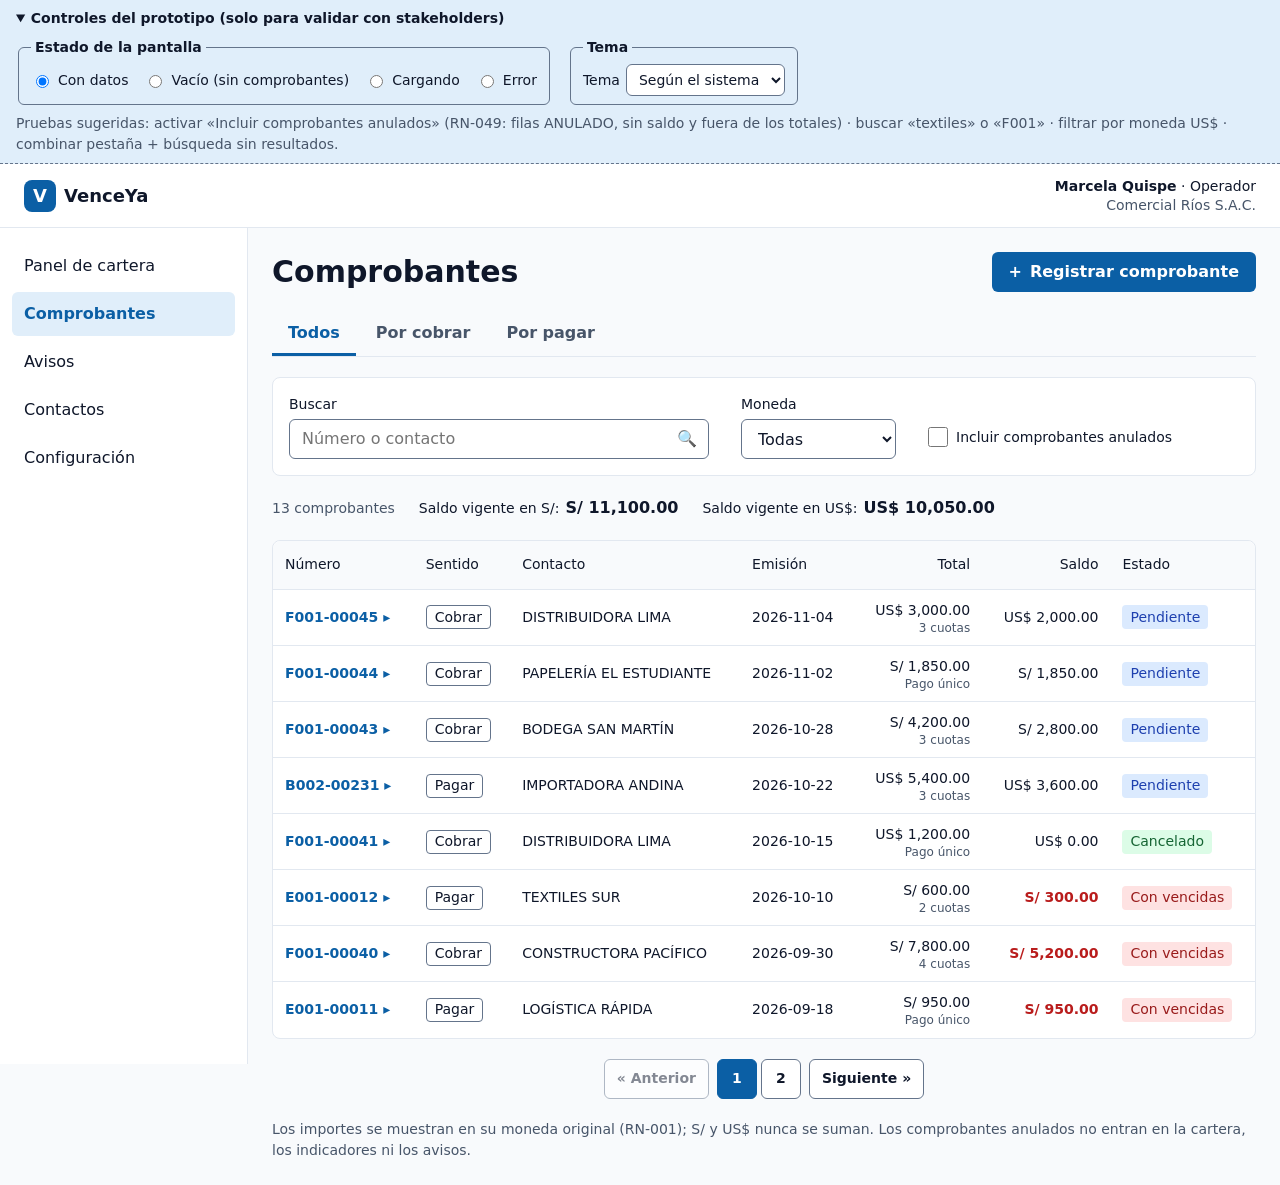
<file: prototipos/p004-comprobantes/index.html>
<!DOCTYPE html>
<html lang="es">
<head>
  <meta charset="UTF-8">
  <meta name="viewport" content="width=device-width, initial-scale=1">
  <title>P-004 Comprobantes · VenceYa</title>
  <link rel="stylesheet" href="styles.css">
</head>
<body>
<a class="skip" href="#contenido">Saltar al contenido</a>

<!-- Controles del prototipo (no forman parte de la pantalla) -->
<details class="demo" open>
  <summary>Controles del prototipo (solo para validar con stakeholders)</summary>
  <div class="demo-grid">
    <fieldset>
      <legend>Estado de la pantalla</legend>
      <label><input type="radio" name="demo-estado" value="datos" checked> Con datos</label>
      <label><input type="radio" name="demo-estado" value="vacio"> Vacío (sin comprobantes)</label>
      <label><input type="radio" name="demo-estado" value="cargando"> Cargando</label>
      <label><input type="radio" name="demo-estado" value="error"> Error</label>
    </fieldset>
    <fieldset>
      <legend>Tema</legend>
      <label>Tema
        <select id="demo-tema"><option value="auto">Según el sistema</option><option value="claro">Claro</option><option value="oscuro">Oscuro</option></select>
      </label>
    </fieldset>
  </div>
  <p class="demo-tip">Pruebas sugeridas: activar «Incluir comprobantes anulados» (RN-049: filas ANULADO, sin saldo y fuera de los totales) · buscar «textiles» o «F001» · filtrar por moneda US$ · combinar pestaña + búsqueda sin resultados.</p>
</details>

<header class="topbar">
  <button class="btn btn-ghost btn-icono menu-btn" id="btn-menu" aria-label="Abrir menú de navegación" aria-expanded="false" aria-controls="sidebar">☰</button>
  <div class="logo"><span class="logo-marca" aria-hidden="true">V</span> VenceYa</div>
  <div class="usuario"><span class="usuario-datos"><strong>Marcela Quispe</strong> · Operador</span>
    <span class="empresa">Comercial Ríos S.A.C.</span></div>
</header>

<div class="layout">
  <nav class="sidebar" id="sidebar" aria-label="Navegación principal">
    <ul>
      <li><a href="#" data-nav="P-002 Panel de cartera">Panel de cartera</a></li>
      <li><a href="#" aria-current="page">Comprobantes</a></li>
      <li><a href="#" data-nav="P-007 Avisos de cobranza">Avisos</a></li>
      <li><a href="#" data-nav="P-003 Contactos">Contactos</a></li>
      <li><a href="#" data-nav="P-020 Configuración">Configuración</a></li>
    </ul>
  </nav>
  <div class="backdrop" id="backdrop" hidden></div>

  <main id="contenido" class="main" tabindex="-1">
    <div class="page-head">
      <h1>Comprobantes</h1>
      <button class="btn btn-prim" id="btn-nuevo" type="button"><span aria-hidden="true">+</span> Registrar comprobante</button>
    </div>
    <p class="sr-only" id="anuncio" role="status" aria-live="polite"></p>

    <div id="alerta-error" class="alert" role="alert" hidden>
      <span aria-hidden="true" class="alert-ic">⚠</span>
      <div>
        <strong>No se pudo cargar la lista de comprobantes.</strong>
        <p>Hubo un problema de conexión con el servidor. Tus datos no se han modificado. Código: COM-503.</p>
      </div>
      <button class="btn btn-sec" id="btn-reintentar" type="button">Reintentar</button>
    </div>

    <div class="tabs" role="tablist" aria-label="Sentido del comprobante" id="tabs">
      <button class="tab" role="tab" id="tab-todos" data-sentido="todos" aria-selected="true" aria-controls="panel">Todos</button>
      <button class="tab" role="tab" id="tab-cobrar" data-sentido="Cobrar" aria-selected="false" aria-controls="panel" tabindex="-1">Por cobrar</button>
      <button class="tab" role="tab" id="tab-pagar" data-sentido="Pagar" aria-selected="false" aria-controls="panel" tabindex="-1">Por pagar</button>
    </div>

    <div id="panel" role="tabpanel" aria-labelledby="tab-todos" class="main" style="padding:0">
      <div class="filtros" id="filtros">
        <div class="campo campo-buscar">
          <label for="f-buscar">Buscar</label>
          <div class="buscar">
            <input id="f-buscar" type="search" autocomplete="off" placeholder="Número o contacto">
            <span class="buscar-ic" aria-hidden="true">🔍</span>
          </div>
        </div>
        <div class="campo">
          <label for="f-moneda">Moneda</label>
          <select id="f-moneda">
            <option value="todas">Todas</option>
            <option value="PEN">S/ (soles)</option>
            <option value="USD">US$ (dólares)</option>
          </select>
        </div>
        <label class="chk"><input type="checkbox" id="f-anulados"><span>Incluir comprobantes anulados</span></label>
      </div>

      <div class="resumen" id="resumen" role="status"></div>

      <div class="tabla-wrap" id="tabla-wrap">
        <table class="tabla" id="tabla">
          <caption class="sr-only">Comprobantes de la empresa</caption>
          <thead>
            <tr>
              <th scope="col">Número</th>
              <th scope="col">Sentido</th>
              <th scope="col">Contacto</th>
              <th scope="col">Emisión</th>
              <th scope="col" class="num">Total</th>
              <th scope="col" class="num">Saldo</th>
              <th scope="col">Estado</th>
            </tr>
          </thead>
          <tbody id="cuerpo"></tbody>
        </table>
      </div>
      <div class="vacio" id="vacio" role="status" hidden></div>

      <nav class="paginacion" id="paginacion" aria-label="Paginación de comprobantes" hidden></nav>
      <p class="nota">Los importes se muestran en su moneda original (RN-001); S/ y US$ nunca se suman. Los comprobantes anulados no entran en la cartera, los indicadores ni los avisos.</p>
    </div>
  </main>
</div>

<dialog id="dlg-nav" aria-labelledby="dlg-titulo">
  <h2 id="dlg-titulo">Navegación simulada</h2>
  <p id="dlg-texto"></p>
  <p class="ayuda">Este prototipo solo muestra la pantalla P-004.</p>
  <div class="dlg-acc"><button class="btn btn-prim" id="dlg-cerrar" type="button">Entendido</button></div>
</dialog>

<script src="app.js"></script>
</body>
</html>
</file>
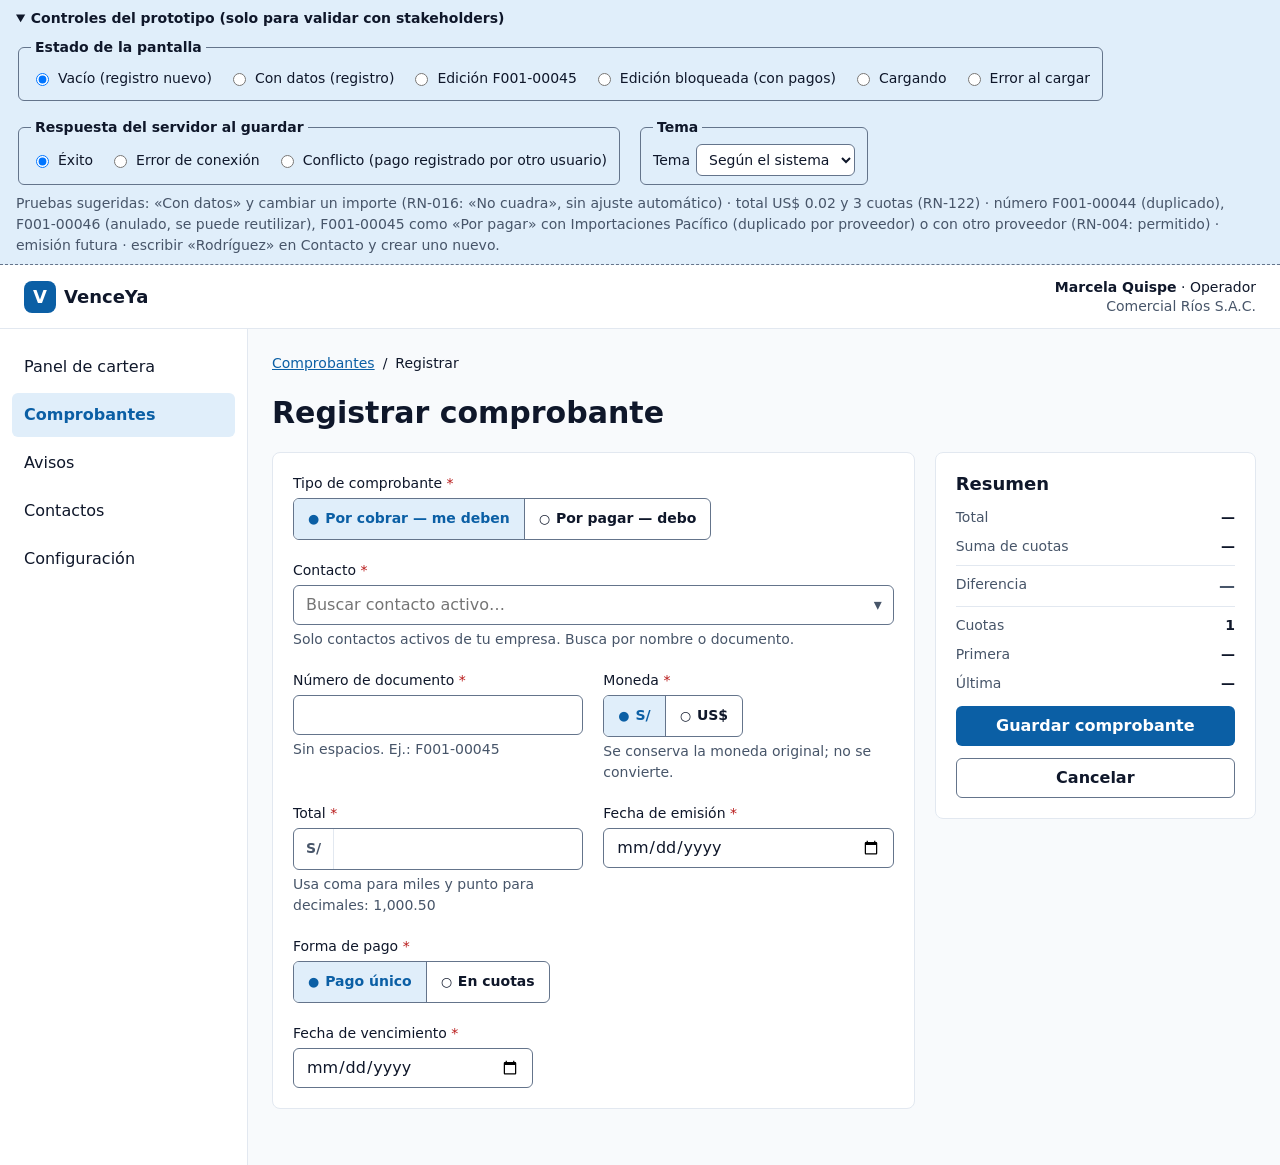
<file: prototipos/p005-registrar-comprobante/index.html>
<!DOCTYPE html>
<html lang="es">
<head>
  <meta charset="UTF-8">
  <meta name="viewport" content="width=device-width, initial-scale=1">
  <title>P-005 Registrar comprobante · VenceYa</title>
  <link rel="stylesheet" href="styles.css">
</head>
<body>
<a class="skip" href="#contenido">Saltar al contenido</a>

<!-- Controles del prototipo (no forman parte de la pantalla) -->
<details class="demo" open>
  <summary>Controles del prototipo (solo para validar con stakeholders)</summary>
  <div class="demo-grid">
    <fieldset>
      <legend>Estado de la pantalla</legend>
      <label><input type="radio" name="demo-estado" value="vacio" checked> Vacío (registro nuevo)</label>
      <label><input type="radio" name="demo-estado" value="datos"> Con datos (registro)</label>
      <label><input type="radio" name="demo-estado" value="edicion"> Edición F001-00045</label>
      <label><input type="radio" name="demo-estado" value="bloqueada"> Edición bloqueada (con pagos)</label>
      <label><input type="radio" name="demo-estado" value="cargando"> Cargando</label>
      <label><input type="radio" name="demo-estado" value="error-carga"> Error al cargar</label>
    </fieldset>
    <fieldset>
      <legend>Respuesta del servidor al guardar</legend>
      <label><input type="radio" name="demo-srv" value="ok" checked> Éxito</label>
      <label><input type="radio" name="demo-srv" value="error"> Error de conexión</label>
      <label><input type="radio" name="demo-srv" value="conflicto"> Conflicto (pago registrado por otro usuario)</label>
    </fieldset>
    <fieldset>
      <legend>Tema</legend>
      <label>Tema
        <select id="demo-tema"><option value="auto">Según el sistema</option><option value="claro">Claro</option><option value="oscuro">Oscuro</option></select>
      </label>
    </fieldset>
  </div>
  <p class="demo-tip">Pruebas sugeridas: «Con datos» y cambiar un importe (RN-016: «No cuadra», sin ajuste automático) · total US$ 0.02 y 3 cuotas (RN-122) · número F001-00044 (duplicado), F001-00046 (anulado, se puede reutilizar), F001-00045 como «Por pagar» con Importaciones Pacífico (duplicado por proveedor) o con otro proveedor (RN-004: permitido) · emisión futura · escribir «Rodríguez» en Contacto y crear uno nuevo.</p>
</details>

<header class="topbar">
  <button class="btn btn-ghost btn-icono menu-btn" id="btn-menu" aria-label="Abrir menú de navegación" aria-expanded="false" aria-controls="sidebar">☰</button>
  <div class="logo"><span class="logo-marca" aria-hidden="true">V</span> VenceYa</div>
  <div class="usuario"><span class="usuario-datos"><strong>Marcela Quispe</strong> · Operador</span>
    <span class="empresa">Comercial Ríos S.A.C.</span></div>
</header>

<div class="layout">
  <nav class="sidebar" id="sidebar" aria-label="Navegación principal">
    <ul>
      <li><a href="#" data-nav="P-002 Panel de cartera">Panel de cartera</a></li>
      <li><a href="#" aria-current="page" data-nav="P-004 Comprobantes">Comprobantes</a></li>
      <li><a href="#" data-nav="P-007 Avisos de cobranza">Avisos</a></li>
      <li><a href="#" data-nav="P-003 Contactos">Contactos</a></li>
      <li><a href="#" data-nav="P-020 Configuración">Configuración</a></li>
    </ul>
  </nav>
  <div class="backdrop" id="backdrop" hidden></div>

  <main id="contenido" class="main" tabindex="-1">
    <nav aria-label="Migas de pan" class="migas">
      <ol>
        <li><a href="#" data-nav="P-004 Comprobantes" id="miga-lista">Comprobantes</a></li>
        <li aria-current="page" id="miga-actual">Registrar</li>
      </ol>
    </nav>
    <h1 id="titulo">Registrar comprobante</h1>
    <p class="sr-only" id="anuncio" role="status" aria-live="polite"></p>

    <div id="alerta-srv" class="alert" role="alert" hidden>
      <span aria-hidden="true" class="alert-ic">⚠</span>
      <div><strong id="alerta-srv-t"></strong><p id="alerta-srv-d"></p></div>
      <button class="btn btn-sec" id="btn-srv-accion" type="button">Reintentar</button>
    </div>

    <div id="alerta-bloqueo" class="alert alert-peq info" role="status" hidden>
      <span aria-hidden="true">🔒</span>
      <div>
        <strong>Este comprobante ya no se puede editar.</strong>
        <p>Tiene pagos o reprogramaciones registrados (incluidos los anulados) o está anulado (RN-082). Para corregir fechas usa una reprogramación; para otros datos, anula los pagos vigentes, anula el comprobante y regístralo de nuevo.</p>
      </div>
    </div>

    <div id="resumen-errores" class="alert alert-peq" role="alert" tabindex="-1" hidden></div>

    <!-- Estado cargando -->
    <div id="skeleton" class="cols" hidden aria-busy="true" aria-label="Cargando comprobante">
      <div class="panel"><span class="skel" style="width:40%"></span><span class="skel" style="height:40px"></span><span class="skel" style="width:30%"></span><span class="skel" style="height:40px"></span><span class="skel" style="height:40px"></span><span class="skel" style="height:140px"></span></div>
      <div class="panel"><span class="skel" style="width:50%"></span><span class="skel"></span><span class="skel"></span><span class="skel"></span><span class="skel" style="height:40px"></span></div>
    </div>

    <div class="cols" id="cols">
      <form id="form" class="panel" novalidate autocomplete="off">
        <fieldset class="grupo" id="f-sentido">
          <legend>Tipo de comprobante <span class="req" aria-hidden="true">*</span></legend>
          <div class="seg" role="radiogroup">
            <label><input type="radio" name="sentido" value="Cobrar" checked> Por cobrar — me deben</label>
            <label><input type="radio" name="sentido" value="Pagar"> Por pagar — debo</label>
          </div>
          <p class="ayuda" id="ayuda-sentido" hidden>El tipo no se puede cambiar al editar un comprobante.</p>
        </fieldset>

        <div class="campo">
          <label for="contacto">Contacto <span class="req" aria-hidden="true">*</span></label>
          <div class="combo">
            <input id="contacto" type="text" role="combobox" aria-autocomplete="list" aria-expanded="false" aria-controls="lista-contactos" aria-describedby="ayuda-contacto err-contacto" placeholder="Buscar contacto activo…" autocomplete="off">
            <span class="combo-ic" aria-hidden="true">▾</span>
            <ul id="lista-contactos" role="listbox" aria-label="Contactos activos" hidden></ul>
          </div>
          <p class="ayuda" id="ayuda-contacto">Solo contactos activos de tu empresa. Busca por nombre o documento.</p>
          <p class="error" id="err-contacto" hidden></p>
        </div>

        <div class="fila2">
          <div class="campo">
            <label for="numero">Número de documento <span class="req" aria-hidden="true">*</span></label>
            <input id="numero" type="text" maxlength="60" aria-describedby="ayuda-numero err-numero" spellcheck="false">
            <p class="ayuda" id="ayuda-numero">Sin espacios. Ej.: F001-00045</p>
            <p class="error" id="err-numero" hidden></p>
          </div>
          <fieldset class="grupo">
            <legend>Moneda <span class="req" aria-hidden="true">*</span></legend>
            <div class="seg" role="radiogroup">
              <label><input type="radio" name="moneda" value="S/" checked> S/</label>
              <label><input type="radio" name="moneda" value="US$"> US$</label>
            </div>
            <p class="ayuda">Se conserva la moneda original; no se convierte.</p>
          </fieldset>
        </div>

        <div class="fila2">
          <div class="campo">
            <label for="total">Total <span class="req" aria-hidden="true">*</span></label>
            <div class="monto"><span class="pref" aria-hidden="true">S/</span><input id="total" type="text" inputmode="decimal" aria-describedby="ayuda-total err-total"></div>
            <p class="ayuda" id="ayuda-total">Usa coma para miles y punto para decimales: 1,000.50</p>
            <p class="error" id="err-total" hidden></p>
          </div>
          <div class="campo">
            <label for="emision">Fecha de emisión <span class="req" aria-hidden="true">*</span></label>
            <input id="emision" type="date" max="2026-11-11" aria-describedby="err-emision">
            <p class="error" id="err-emision" hidden></p>
          </div>
        </div>

        <fieldset class="grupo" id="f-modalidad">
          <legend>Forma de pago <span class="req" aria-hidden="true">*</span></legend>
          <div class="seg" role="radiogroup">
            <label><input type="radio" name="modalidad" value="unico" checked> Pago único</label>
            <label><input type="radio" name="modalidad" value="cuotas"> En cuotas</label>
          </div>
        </fieldset>

        <div id="bloque-unico" class="campo">
          <label for="vencunico">Fecha de vencimiento <span class="req" aria-hidden="true">*</span></label>
          <input id="vencunico" type="date" class="corto" aria-describedby="err-vencunico">
          <p class="error" id="err-vencunico" hidden></p>
        </div>

        <div id="bloque-cuotas" hidden>
          <div class="fila-cant">
            <div class="campo">
              <label for="cantidad">Cantidad de cuotas <span class="req" aria-hidden="true">*</span> <span class="ayuda">(2 a 120)</span></label>
              <input id="cantidad" type="text" inputmode="numeric" class="corto" aria-describedby="ayuda-max err-cantidad">
            </div>
            <button class="btn btn-sec" type="button" id="btn-proponer">Proponer cuotas</button>
          </div>
          <p class="ayuda" id="ayuda-max" aria-live="polite"></p>
          <p class="error" id="err-cantidad" hidden></p>

          <div class="tcuotas-wrap" id="tabla-cuotas" tabindex="-1">
            <table class="tcuotas">
              <caption class="sr-only">Cuotas</caption>
              <thead><tr><th scope="col">N°</th><th scope="col">Vencimiento *</th><th scope="col" class="num">Importe *</th><th scope="col" class="col-quitar"><span class="sr-only">Acciones</span></th></tr></thead>
              <tbody id="tbody-cuotas"></tbody>
            </table>
            <p class="vacio-cuotas" id="cuotas-vacias">Aún no hay cuotas. Indica la cantidad y pulsa «Proponer cuotas».</p>
          </div>
          <p class="error" id="err-cuotas-suma" hidden></p>
          <div class="agregar" id="bloque-agregar" hidden>
            <button class="btn btn-sec" type="button" id="btn-agregar">+ Agregar cuota</button>
            <span class="ayuda">Puedes tener entre 1 y 120 cuotas; la suma debe igualar el total.</span>
          </div>
          <p class="nota-fija">La propuesta es una ayuda: puedes cambiar fechas e importes antes de guardar.</p>
        </div>

        <div class="form-acciones">
          <button class="btn btn-sec" type="button" data-accion="cancelar">Cancelar</button>
        </div>
      </form>

      <aside class="card-res" id="resumen" aria-label="Resumen del comprobante">
        <h2>Resumen</h2>
        <dl>
          <div><dt>Total</dt><dd id="r-total">—</dd></div>
          <div><dt>Suma de cuotas</dt><dd id="r-suma">—</dd></div>
          <div class="r-dif"><dt>Diferencia</dt><dd id="r-dif" aria-live="polite">—</dd></div>
          <div><dt>Cuotas</dt><dd id="r-n">0</dd></div>
          <div><dt>Primera</dt><dd id="r-primera">—</dd></div>
          <div><dt>Última</dt><dd id="r-ultima">—</dd></div>
          <div id="r-version-fila" hidden><dt>Versión</dt><dd id="r-version"></dd></div>
        </dl>
        <button class="btn btn-prim btn-block" type="button" data-accion="guardar" id="btn-guardar">Guardar comprobante</button>
        <button class="btn btn-sec btn-block" type="button" data-accion="cancelar">Cancelar</button>
      </aside>
    </div>
  </main>
</div>

<!-- Barra inferior (móvil / tablet) -->
<div class="barra" id="barra">
  <div class="barra-dif"><span>Diferencia</span><strong id="b-dif" aria-live="polite">—</strong></div>
  <button class="btn btn-prim" type="button" data-accion="guardar" id="btn-guardar-m">Guardar</button>
</div>

<!-- Alta rápida de contacto (P-003.D1) -->
<dialog id="dlg-contacto" class="dlg-form" aria-labelledby="dlg-contacto-t">
  <form id="form-contacto" novalidate>
    <div class="dlg-cab"><h2 id="dlg-contacto-t">Crear contacto</h2>
      <button class="btn btn-ghost btn-icono" type="button" id="dlg-contacto-x" aria-label="Cerrar">✕</button></div>
    <p class="ayuda" style="margin-bottom:12px">El contacto se creará <strong>activo</strong> y quedará seleccionado en el comprobante.</p>
    <div class="campo">
      <label for="c-nombre">Nombre o razón social <span class="req" aria-hidden="true">*</span></label>
      <input id="c-nombre" type="text" maxlength="120" aria-describedby="err-c-nombre">
      <p class="error" id="err-c-nombre" hidden></p>
    </div>
    <div class="campo" style="margin-top:12px">
      <label for="c-doc">RUC o DNI <span class="ayuda">(opcional)</span></label>
      <input id="c-doc" type="text" inputmode="numeric" aria-describedby="ayuda-c-doc err-c-doc">
      <p class="ayuda" id="ayuda-c-doc">RUC de 11 dígitos o DNI de 8 dígitos.</p>
      <p class="error" id="err-c-doc" hidden></p>
    </div>
    <div class="dlg-acc">
      <button class="btn btn-sec" type="button" id="dlg-contacto-cancel">Cancelar</button>
      <button class="btn btn-prim" type="submit" id="dlg-contacto-ok">Crear contacto</button>
    </div>
  </form>
</dialog>

<!-- Confirmar descartar -->
<dialog id="dlg-descartar" aria-labelledby="dlg-descartar-t">
  <h2 id="dlg-descartar-t">¿Descartar los cambios?</h2>
  <p>Has modificado el formulario. Si sales ahora, no se guardará nada.</p>
  <div class="dlg-acc">
    <button class="btn btn-sec" type="button" id="desc-seguir">Seguir editando</button>
    <button class="btn btn-peligro" type="button" id="desc-salir">Descartar y salir</button>
  </div>
</dialog>

<!-- Guardado correcto -->
<dialog id="dlg-ok" class="dlg-form" aria-labelledby="dlg-ok-t">
  <h2 id="dlg-ok-t">Comprobante guardado</h2>
  <p id="dlg-ok-d" style="margin-top:8px"></p>
  <div id="dlg-ok-hist" hidden>
    <h3 class="h3-peq">Historial de cambios (RN-083)</h3>
    <ul class="hist" id="hist-lista"></ul>
  </div>
  <details class="api">
    <summary>Ver datos enviados al API (simulado, RN-153)</summary>
    <pre id="api-json"></pre>
  </details>
  <div class="dlg-acc">
    <button class="btn btn-sec" type="button" id="ok-otro">Registrar otro</button>
    <button class="btn btn-prim" type="button" id="ok-lista">Ir a Comprobantes</button>
  </div>
</dialog>

<div class="toasts" id="toasts" role="status" aria-live="polite"></div>
<script src="app.js"></script>
</body>
</html>
</file>
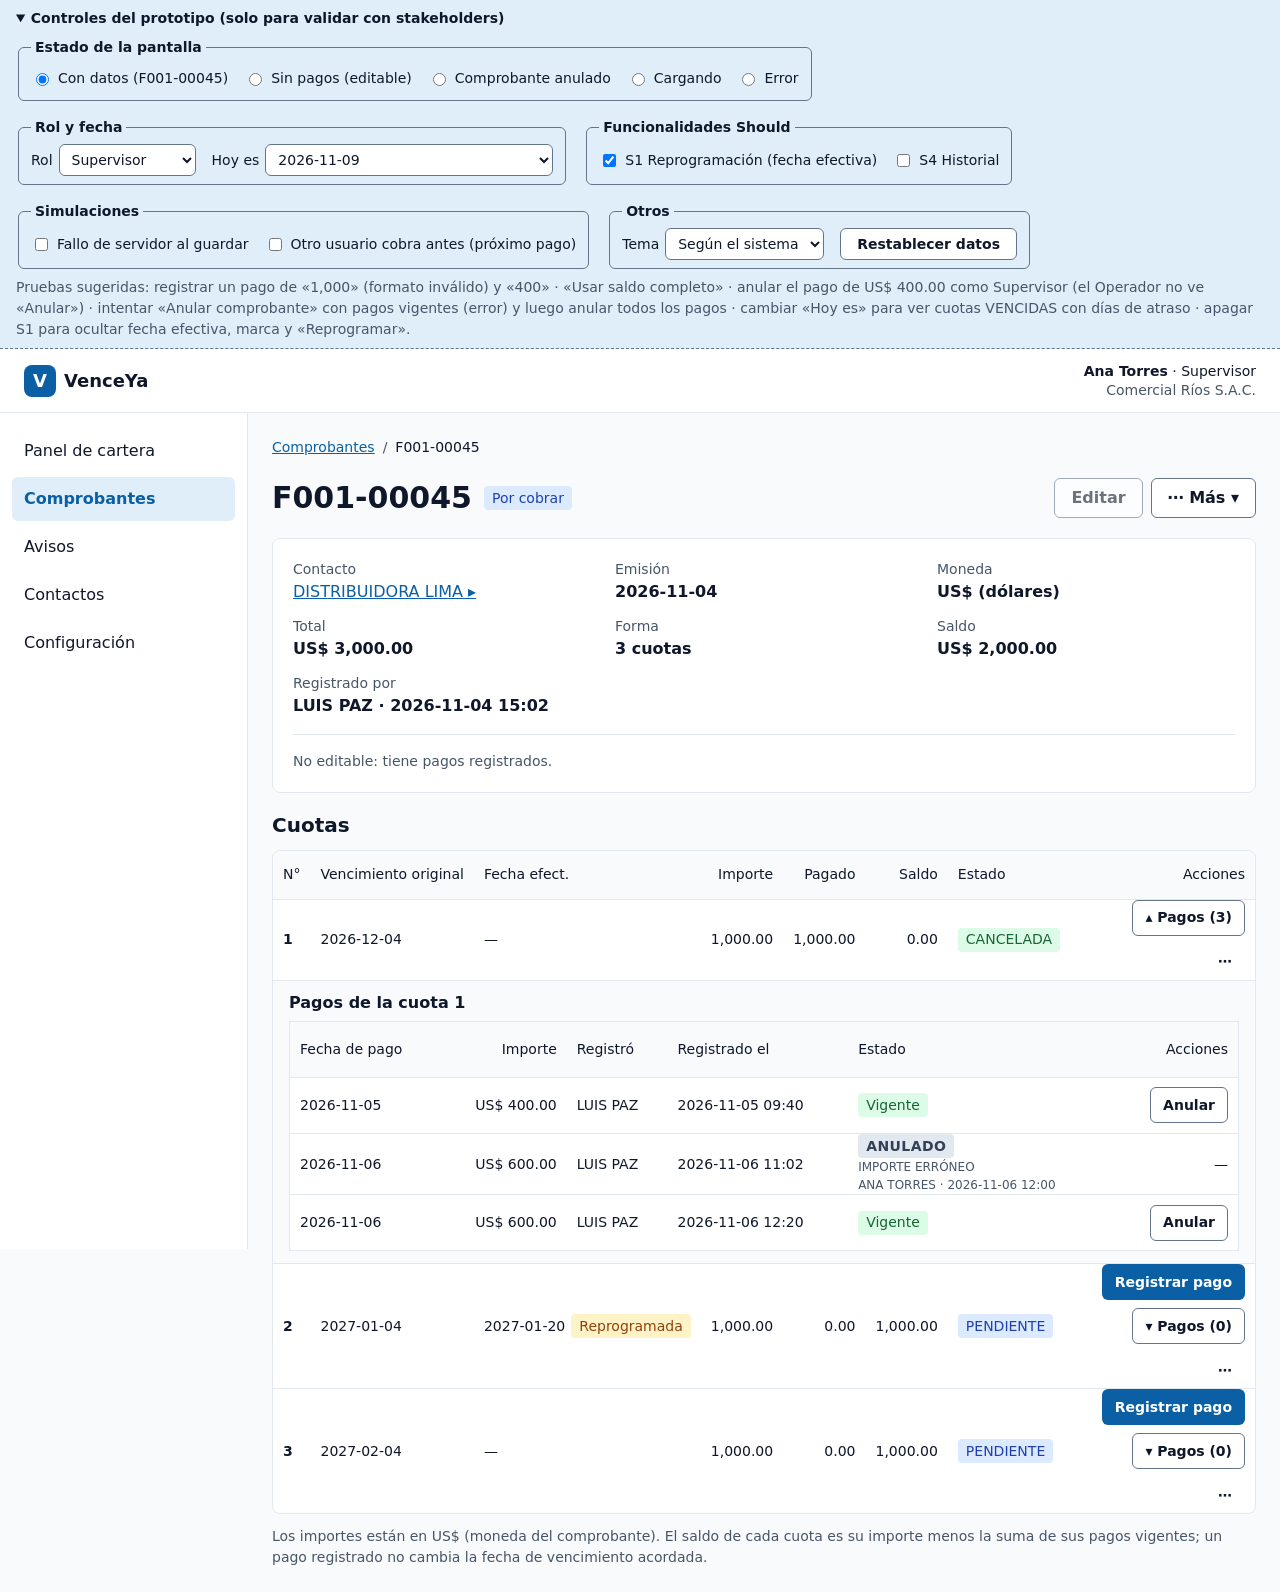
<file: prototipos/p006-detalle-comprobante/index.html>
<!DOCTYPE html>
<html lang="es">
<head>
  <meta charset="UTF-8">
  <meta name="viewport" content="width=device-width, initial-scale=1">
  <title>P-006 Detalle de comprobante y cuotas · VenceYa</title>
  <link rel="stylesheet" href="styles.css">
</head>
<body>
<a class="skip" href="#contenido">Saltar al contenido</a>

<!-- Controles del prototipo (no forman parte de la pantalla) -->
<details class="demo" open>
  <summary>Controles del prototipo (solo para validar con stakeholders)</summary>
  <div class="demo-grid">
    <fieldset>
      <legend>Estado de la pantalla</legend>
      <label><input type="radio" name="demo-estado" value="datos" checked> Con datos (F001-00045)</label>
      <label><input type="radio" name="demo-estado" value="sin-pagos"> Sin pagos (editable)</label>
      <label><input type="radio" name="demo-estado" value="anulado"> Comprobante anulado</label>
      <label><input type="radio" name="demo-estado" value="cargando"> Cargando</label>
      <label><input type="radio" name="demo-estado" value="error"> Error</label>
    </fieldset>
    <fieldset>
      <legend>Rol y fecha</legend>
      <label class="campo-demo">Rol
        <select id="demo-rol">
          <option value="OPERADOR">Operador</option>
          <option value="SUPERVISOR" selected>Supervisor</option>
          <option value="ADMINISTRADOR">Administrador</option>
        </select>
      </label>
      <label class="campo-demo">Hoy es
        <select id="demo-hoy">
          <option value="2026-11-09" selected>2026-11-09</option>
          <option value="2027-01-25">2027-01-25 (cuota 2 vencida)</option>
          <option value="2027-02-10">2027-02-10 (cuotas 2 y 3 vencidas)</option>
        </select>
      </label>
    </fieldset>
    <fieldset>
      <legend>Funcionalidades Should</legend>
      <label><input type="checkbox" id="demo-s1" checked> S1 Reprogramación (fecha efectiva)</label>
      <label><input type="checkbox" id="demo-s4"> S4 Historial</label>
    </fieldset>
    <fieldset>
      <legend>Simulaciones</legend>
      <label><input type="checkbox" id="demo-fallo"> Fallo de servidor al guardar</label>
      <label><input type="checkbox" id="demo-conc"> Otro usuario cobra antes (próximo pago)</label>
    </fieldset>
    <fieldset>
      <legend>Otros</legend>
      <label class="campo-demo">Tema
        <select id="demo-tema"><option value="auto">Según el sistema</option><option value="claro">Claro</option><option value="oscuro">Oscuro</option></select>
      </label>
      <button class="btn btn-sec" type="button" id="demo-reset">Restablecer datos</button>
    </fieldset>
  </div>
  <p class="demo-tip">Pruebas sugeridas: registrar un pago de «1,000» (formato inválido) y «400» · «Usar saldo completo» · anular el pago de US$ 400.00 como Supervisor (el Operador no ve «Anular») · intentar «Anular comprobante» con pagos vigentes (error) y luego anular todos los pagos · cambiar «Hoy es» para ver cuotas VENCIDAS con días de atraso · apagar S1 para ocultar fecha efectiva, marca y «Reprogramar».</p>
</details>

<header class="topbar">
  <button class="btn btn-ghost btn-icono menu-btn" id="btn-menu" aria-label="Abrir menú de navegación" aria-expanded="false" aria-controls="sidebar">☰</button>
  <div class="logo"><span class="logo-marca" aria-hidden="true">V</span> VenceYa</div>
  <div class="usuario"><span class="usuario-datos" id="usuario-datos"><strong>Ana Torres</strong> · Supervisor</span>
    <span class="empresa">Comercial Ríos S.A.C.</span></div>
</header>

<div class="layout">
  <nav class="sidebar" id="sidebar" aria-label="Navegación principal">
    <ul>
      <li><a href="#" data-nav="P-002 Panel de cartera">Panel de cartera</a></li>
      <li><a href="#" aria-current="page">Comprobantes</a></li>
      <li><a href="#" data-nav="P-007 Avisos de cobranza">Avisos</a></li>
      <li><a href="#" data-nav="P-003 Contactos">Contactos</a></li>
      <li><a href="#" data-nav="P-020 Configuración">Configuración</a></li>
    </ul>
  </nav>
  <div class="backdrop" id="backdrop" hidden></div>

  <main id="contenido" class="main" tabindex="-1">
    <p class="sr-only" id="anuncio" role="status" aria-live="polite"></p>
    <div id="vista" style="display: contents"></div>
  </main>
</div>

<dialog id="dlg" aria-labelledby="dlg-t"></dialog>
<div class="toasts" id="toasts" aria-live="polite"></div>

<script src="app.js"></script>
</body>
</html>
</file>
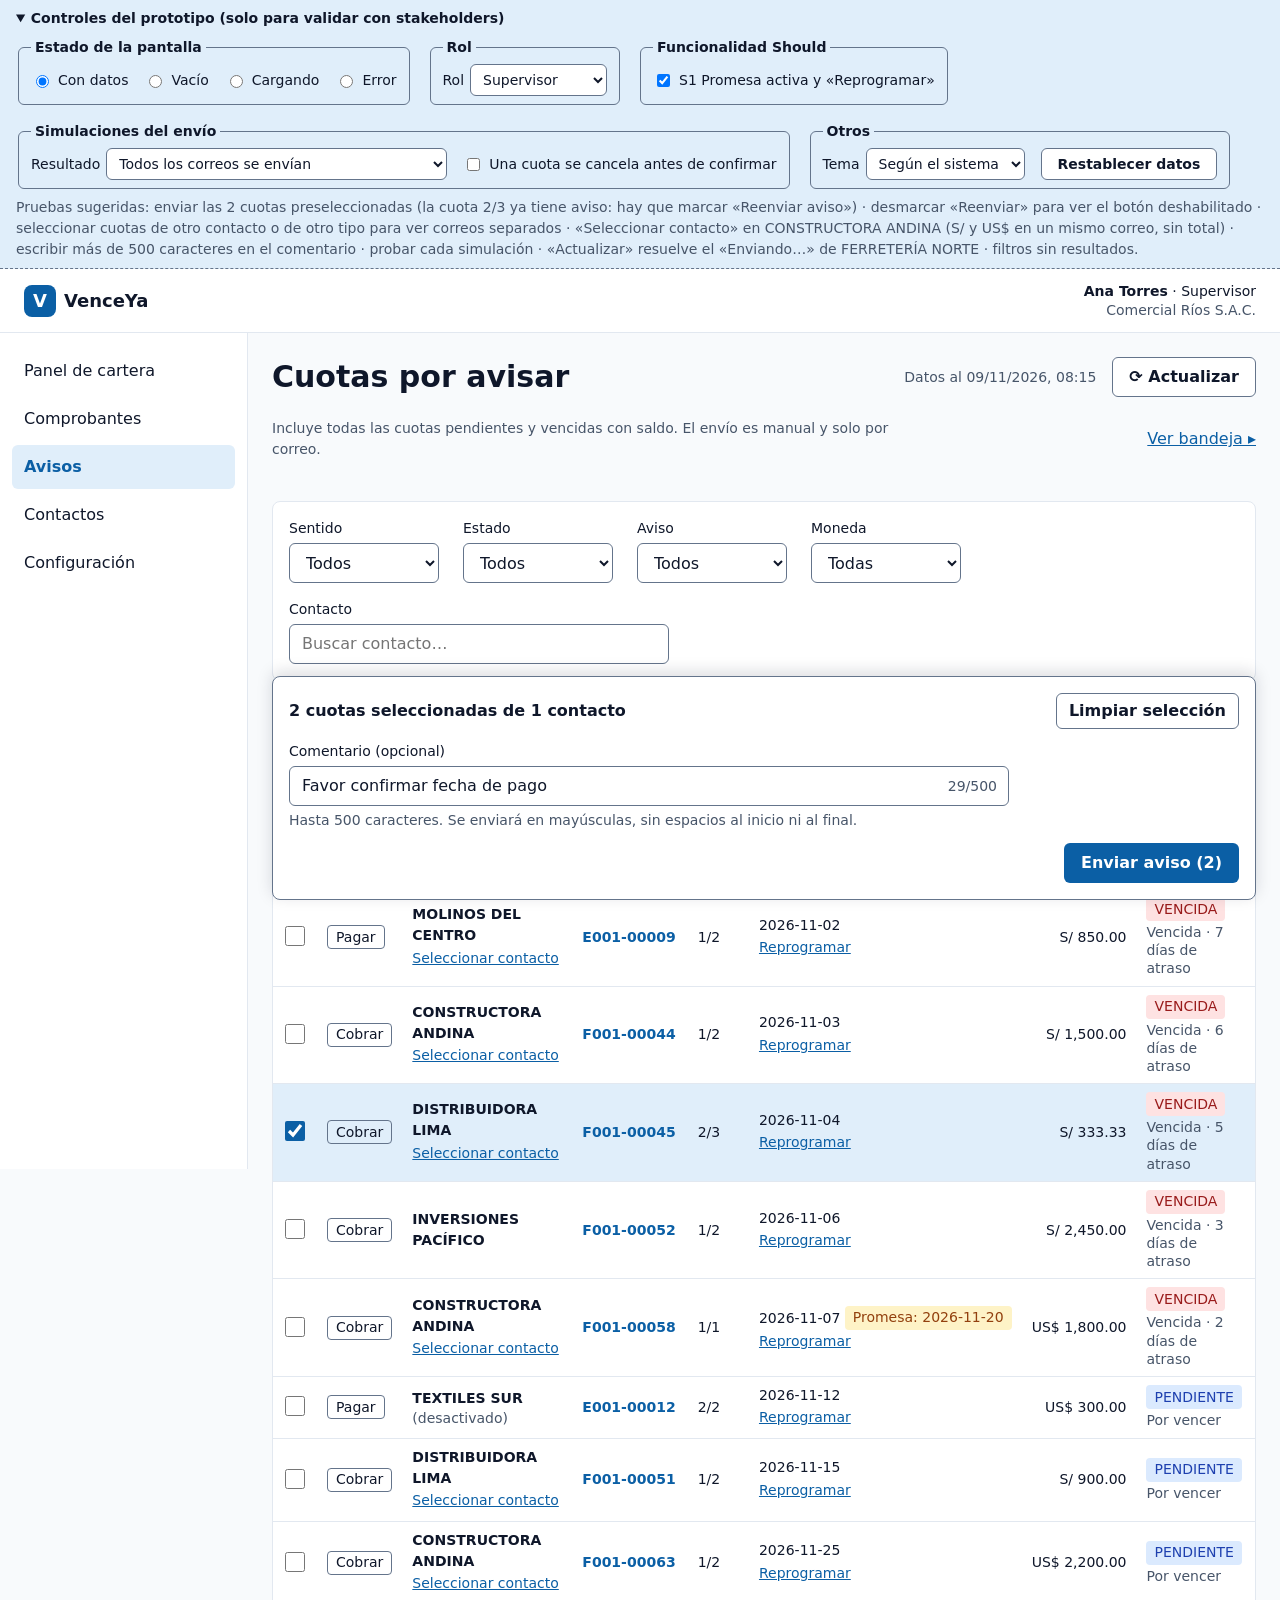
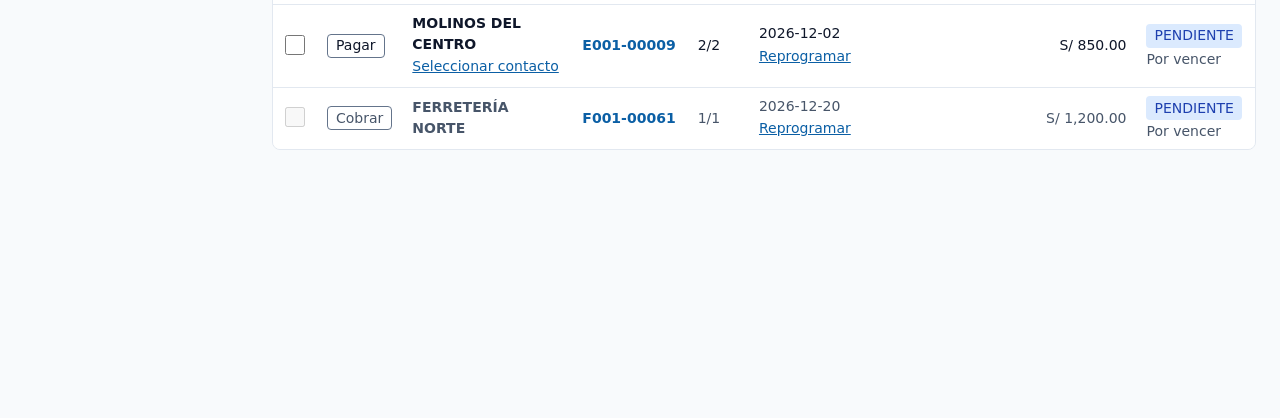
<file: prototipos/p007-cuotas-por-avisar/index.html>
<!DOCTYPE html>
<html lang="es">
<head>
  <meta charset="UTF-8">
  <meta name="viewport" content="width=device-width, initial-scale=1">
  <title>P-007 Cuotas por avisar · VenceYa</title>
  <link rel="stylesheet" href="styles.css">
</head>
<body>
<a class="skip" href="#contenido">Saltar al contenido</a>

<!-- Controles del prototipo (no forman parte de la pantalla) -->
<details class="demo" open>
  <summary>Controles del prototipo (solo para validar con stakeholders)</summary>
  <div class="demo-grid">
    <fieldset>
      <legend>Estado de la pantalla</legend>
      <label><input type="radio" name="demo-estado" value="datos" checked> Con datos</label>
      <label><input type="radio" name="demo-estado" value="vacio"> Vacío</label>
      <label><input type="radio" name="demo-estado" value="cargando"> Cargando</label>
      <label><input type="radio" name="demo-estado" value="error"> Error</label>
    </fieldset>
    <fieldset>
      <legend>Rol</legend>
      <label class="campo-demo">Rol
        <select id="demo-rol">
          <option value="OPERADOR">Operador</option>
          <option value="SUPERVISOR" selected>Supervisor</option>
          <option value="ADMINISTRADOR">Administrador</option>
        </select>
      </label>
    </fieldset>
    <fieldset>
      <legend>Funcionalidad Should</legend>
      <label><input type="checkbox" id="demo-s1" checked> S1 Promesa activa y «Reprogramar»</label>
    </fieldset>
    <fieldset>
      <legend>Simulaciones del envío</legend>
      <label class="campo-demo">Resultado
        <select id="demo-res">
          <option value="ok" selected>Todos los correos se envían</option>
          <option value="timeout">Un correo agota el tiempo de espera (10 s)</option>
          <option value="rechazo">El proveedor rechaza los correos</option>
          <option value="destinatarios">Los destinatarios cambian al confirmar</option>
        </select>
      </label>
      <label><input type="checkbox" id="demo-cancel"> Una cuota se cancela antes de confirmar</label>
    </fieldset>
    <fieldset>
      <legend>Otros</legend>
      <label class="campo-demo">Tema
        <select id="demo-tema"><option value="auto">Según el sistema</option><option value="claro">Claro</option><option value="oscuro">Oscuro</option></select>
      </label>
      <button class="btn btn-sec" type="button" id="demo-reset">Restablecer datos</button>
    </fieldset>
  </div>
  <p class="demo-tip">Pruebas sugeridas: enviar las 2 cuotas preseleccionadas (la cuota 2/3 ya tiene aviso: hay que marcar «Reenviar aviso») · desmarcar «Reenviar» para ver el botón deshabilitado · seleccionar cuotas de otro contacto o de otro tipo para ver correos separados · «Seleccionar contacto» en CONSTRUCTORA ANDINA (S/ y US$ en un mismo correo, sin total) · escribir más de 500 caracteres en el comentario · probar cada simulación · «Actualizar» resuelve el «Enviando…» de FERRETERÍA NORTE · filtros sin resultados.</p>
</details>

<header class="topbar">
  <button class="btn btn-ghost btn-icono menu-btn" id="btn-menu" aria-label="Abrir menú de navegación" aria-expanded="false" aria-controls="sidebar">☰</button>
  <div class="logo"><span class="logo-marca" aria-hidden="true">V</span> VenceYa</div>
  <div class="usuario"><span class="usuario-datos" id="usuario-datos"><strong>Ana Torres</strong> · Supervisor</span>
    <span class="empresa">Comercial Ríos S.A.C.</span></div>
</header>

<div class="layout">
  <nav class="sidebar" id="sidebar" aria-label="Navegación principal">
    <ul>
      <li><a href="#" data-nav="P-002 Panel de cartera">Panel de cartera</a></li>
      <li><a href="#" data-nav="P-004 Comprobantes">Comprobantes</a></li>
      <li><a href="#" aria-current="page">Avisos</a></li>
      <li><a href="#" data-nav="P-003 Contactos">Contactos</a></li>
      <li><a href="#" data-nav="P-020 Configuración">Configuración</a></li>
    </ul>
  </nav>
  <div class="backdrop" id="backdrop" hidden></div>

  <main id="contenido" class="main" tabindex="-1">
    <p class="sr-only" id="anuncio" role="status" aria-live="polite"></p>
    <div id="vista" style="display: contents"></div>
  </main>
</div>

<dialog id="dlg" class="dlg-envio" aria-labelledby="dlg-t"></dialog>
<div class="toasts" id="toasts" aria-live="polite"></div>

<script src="app.js"></script>
</body>
</html>
</file>
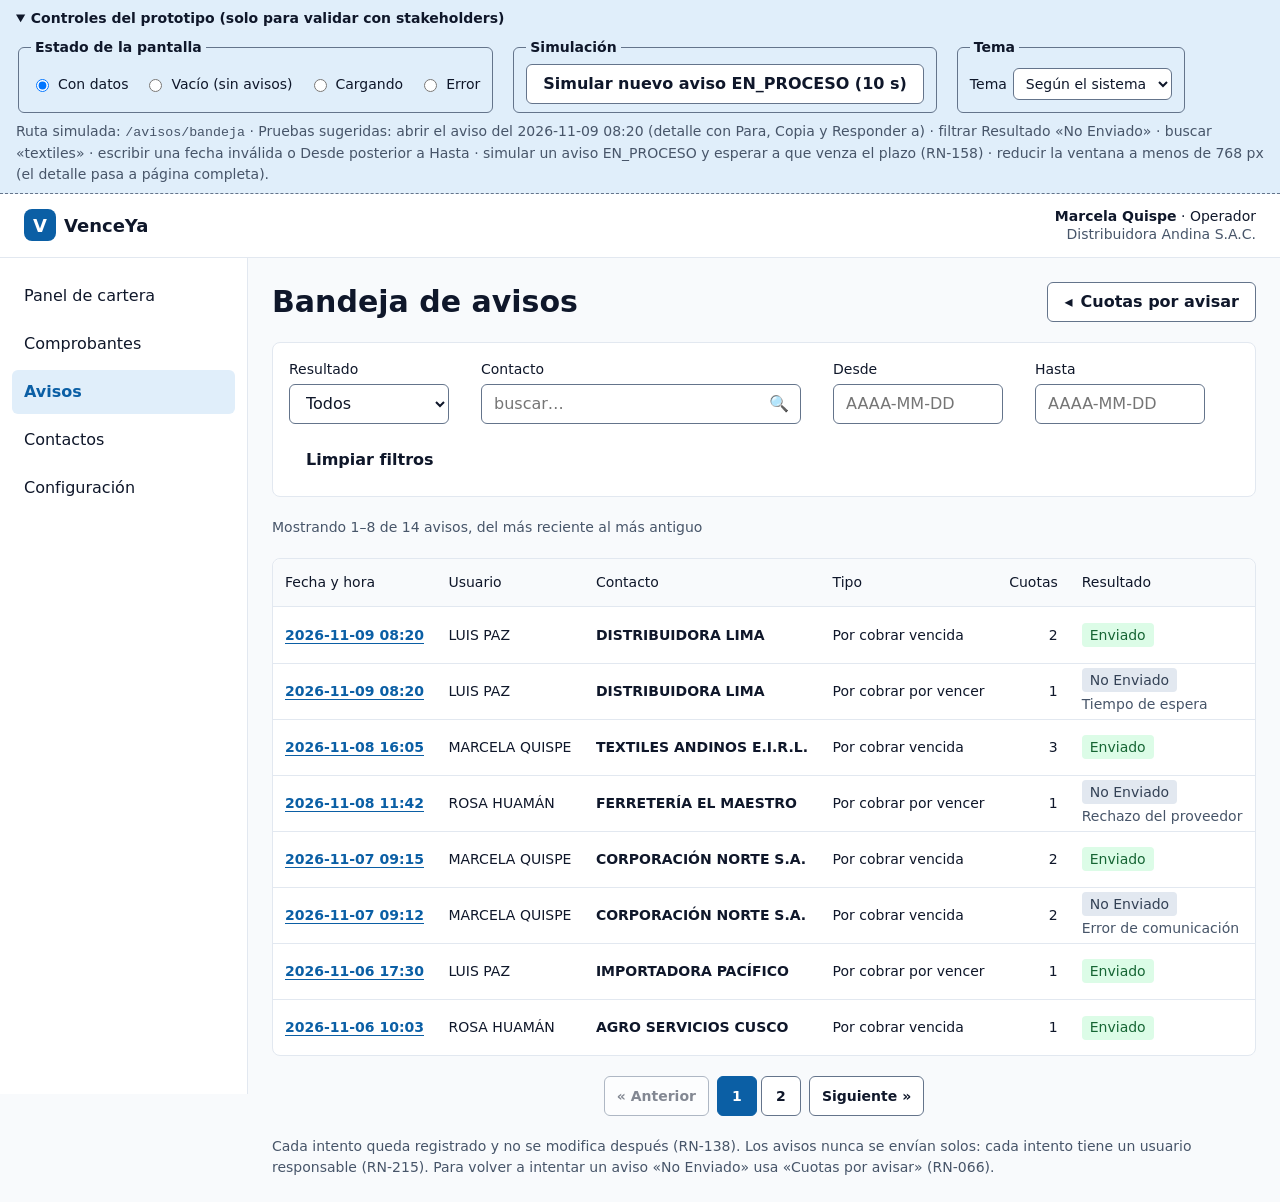
<file: prototipos/p008-bandeja-avisos/index.html>
<!DOCTYPE html>
<html lang="es">
<head>
  <meta charset="UTF-8">
  <meta name="viewport" content="width=device-width, initial-scale=1">
  <title>P-008 Bandeja de avisos · VenceYa</title>
  <link rel="stylesheet" href="styles.css">
</head>
<body>
<a class="skip" href="#contenido">Saltar al contenido</a>

<!-- Controles del prototipo (no forman parte de la pantalla) -->
<details class="demo" open>
  <summary>Controles del prototipo (solo para validar con stakeholders)</summary>
  <div class="demo-grid">
    <fieldset>
      <legend>Estado de la pantalla</legend>
      <label><input type="radio" name="demo-estado" value="datos" checked> Con datos</label>
      <label><input type="radio" name="demo-estado" value="vacio"> Vacío (sin avisos)</label>
      <label><input type="radio" name="demo-estado" value="cargando"> Cargando</label>
      <label><input type="radio" name="demo-estado" value="error"> Error</label>
    </fieldset>
    <fieldset>
      <legend>Simulación</legend>
      <button class="btn btn-sec" id="demo-proceso" type="button">Simular nuevo aviso EN_PROCESO (10 s)</button>
    </fieldset>
    <fieldset>
      <legend>Tema</legend>
      <label>Tema
        <select id="demo-tema"><option value="auto">Según el sistema</option><option value="claro">Claro</option><option value="oscuro">Oscuro</option></select>
      </label>
    </fieldset>
  </div>
  <p class="demo-tip">Ruta simulada: <code id="demo-ruta">/avisos/bandeja</code> · Pruebas sugeridas: abrir el aviso del 2026-11-09 08:20 (detalle con Para, Copia y Responder a) · filtrar Resultado «No Enviado» · buscar «textiles» · escribir una fecha inválida o Desde posterior a Hasta · simular un aviso EN_PROCESO y esperar a que venza el plazo (RN-158) · reducir la ventana a menos de 768 px (el detalle pasa a página completa).</p>
</details>

<header class="topbar">
  <button class="btn btn-ghost btn-icono menu-btn" id="btn-menu" aria-label="Abrir menú de navegación" aria-expanded="false" aria-controls="sidebar">☰</button>
  <div class="logo"><span class="logo-marca" aria-hidden="true">V</span> VenceYa</div>
  <div class="usuario"><span class="usuario-datos"><strong>Marcela Quispe</strong> · Operador</span>
    <span class="empresa">Distribuidora Andina S.A.C.</span></div>
</header>

<div class="layout">
  <nav class="sidebar" id="sidebar" aria-label="Navegación principal">
    <ul>
      <li><a href="#" data-nav="P-002 Panel de cartera">Panel de cartera</a></li>
      <li><a href="#" data-nav="P-004 Comprobantes">Comprobantes</a></li>
      <li><a href="#" aria-current="page">Avisos</a></li>
      <li><a href="#" data-nav="P-003 Contactos">Contactos</a></li>
      <li><a href="#" data-nav="P-020 Configuración">Configuración</a></li>
    </ul>
  </nav>
  <div class="backdrop" id="backdrop" hidden></div>

  <main id="contenido" class="main" tabindex="-1">
    <div class="page-head">
      <h1>Bandeja de avisos</h1>
      <button class="btn btn-sec" id="btn-cuotas" type="button"><span aria-hidden="true">◂</span> Cuotas por avisar</button>
    </div>
    <p class="sr-only" id="anuncio" role="status" aria-live="polite"></p>

    <div id="alerta-error" class="alert" role="alert" hidden>
      <span aria-hidden="true" class="alert-ic">⚠</span>
      <div>
        <strong>No se pudo cargar la bandeja de avisos.</strong>
        <p>Hubo un problema de conexión con el servidor. Tus avisos no se han modificado. Código: AVI-503.</p>
      </div>
      <button class="btn btn-sec" id="btn-reintentar" type="button">Reintentar</button>
    </div>

    <form class="filtros" id="filtros" novalidate aria-label="Filtros de la bandeja">
      <div class="campo">
        <label for="f-res">Resultado</label>
        <select id="f-res">
          <option value="todos">Todos</option>
          <option value="ENVIADO">Enviado</option>
          <option value="NO_ENVIADO">No Enviado</option>
          <option value="EN_PROCESO">En proceso</option>
        </select>
      </div>
      <div class="campo campo-buscar">
        <label for="f-contacto">Contacto</label>
        <div class="buscar">
          <input id="f-contacto" type="search" autocomplete="off" placeholder="buscar…">
          <span class="buscar-ic" aria-hidden="true">🔍</span>
        </div>
      </div>
      <div class="campo">
        <label for="f-desde">Desde</label>
        <input id="f-desde" class="fecha" type="text" inputmode="numeric" autocomplete="off" placeholder="AAAA-MM-DD" maxlength="10" aria-describedby="e-desde">
        <p class="error" id="e-desde" hidden></p>
      </div>
      <div class="campo">
        <label for="f-hasta">Hasta</label>
        <input id="f-hasta" class="fecha" type="text" inputmode="numeric" autocomplete="off" placeholder="AAAA-MM-DD" maxlength="10" aria-describedby="e-hasta">
        <p class="error" id="e-hasta" hidden></p>
      </div>
      <div class="campo" style="align-self:flex-end">
        <button class="btn btn-ghost" id="btn-limpiar" type="button">Limpiar filtros</button>
      </div>
    </form>

    <div class="resumen" id="resumen" role="status"></div>

    <div class="tabla-wrap" id="tabla-wrap">
      <table class="tabla" id="tabla">
        <caption class="sr-only">Intentos de aviso registrados, del más reciente al más antiguo</caption>
        <thead>
          <tr>
            <th scope="col">Fecha y hora</th>
            <th scope="col">Usuario</th>
            <th scope="col">Contacto</th>
            <th scope="col">Tipo</th>
            <th scope="col" class="num">Cuotas</th>
            <th scope="col">Resultado</th>
          </tr>
        </thead>
        <tbody id="cuerpo"></tbody>
      </table>
    </div>
    <div class="vacio" id="vacio" role="status" hidden></div>

    <nav class="paginacion" id="paginacion" aria-label="Paginación de avisos" hidden></nav>
    <p class="nota">Cada intento queda registrado y no se modifica después (RN-138). Los avisos nunca se envían solos: cada intento tiene un usuario responsable (RN-215). Para volver a intentar un aviso «No Enviado» usa «Cuotas por avisar» (RN-066).</p>
  </main>
</div>

<!-- Detalle: sheet lateral en escritorio, página completa en móvil (/avisos/bandeja/:id) -->
<dialog class="sheet" id="sheet" aria-labelledby="sheet-titulo">
  <div class="sheet-cab">
    <div>
      <button class="btn btn-ghost volver" id="sheet-volver" type="button"><span aria-hidden="true">←</span> Volver a la bandeja</button>
      <h2 id="sheet-titulo"></h2>
    </div>
    <button class="btn btn-ghost btn-icono" id="sheet-cerrar" type="button" aria-label="Cerrar detalle del aviso">✕</button>
  </div>
  <div class="sheet-cuerpo" id="sheet-cuerpo"></div>
</dialog>

<dialog id="dlg-nav" aria-labelledby="dlg-titulo">
  <h2 id="dlg-titulo">Navegación simulada</h2>
  <p id="dlg-texto"></p>
  <p class="ayuda">Este prototipo solo muestra la pantalla P-008.</p>
  <div class="dlg-acc"><button class="btn btn-prim" id="dlg-cerrar" type="button">Entendido</button></div>
</dialog>

<script src="app.js"></script>
</body>
</html>
</file>
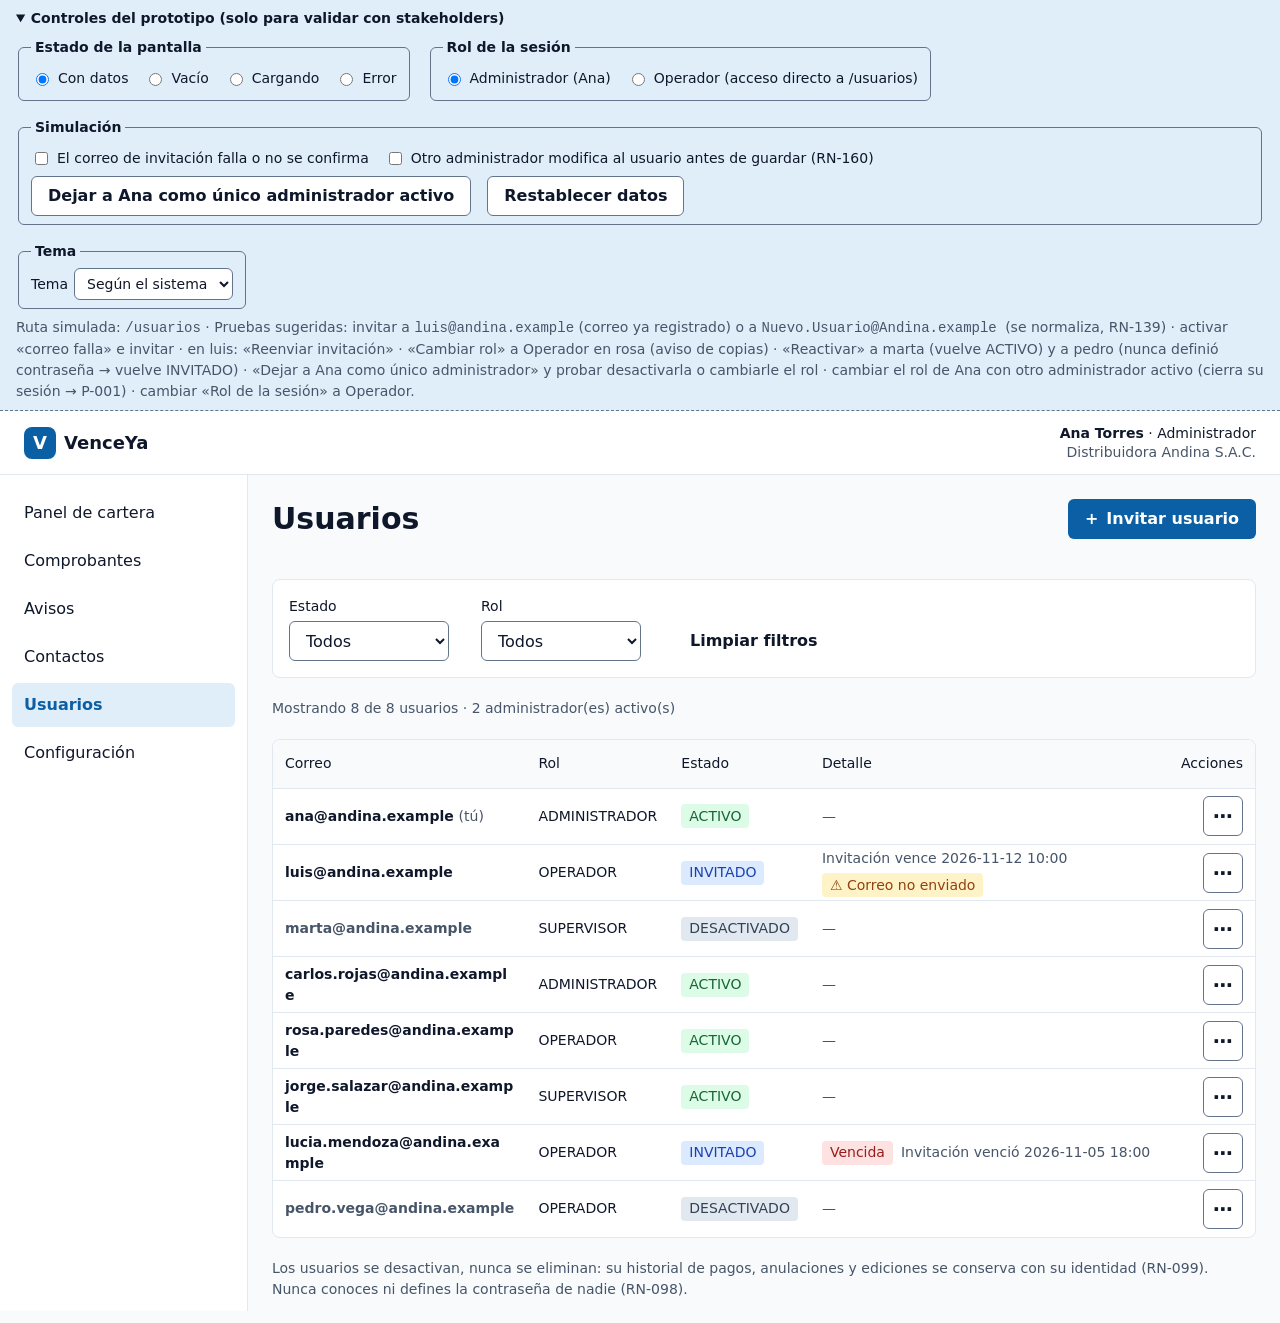
<file: prototipos/p009-usuarios-empresa/index.html>
<!DOCTYPE html>
<html lang="es">
<head>
  <meta charset="UTF-8">
  <meta name="viewport" content="width=device-width, initial-scale=1">
  <title>P-009 Usuarios de la empresa · VenceYa</title>
  <link rel="stylesheet" href="styles.css">
</head>
<body>
<a class="skip" href="#contenido">Saltar al contenido</a>

<!-- Controles del prototipo (no forman parte de la pantalla) -->
<details class="demo" open>
  <summary>Controles del prototipo (solo para validar con stakeholders)</summary>
  <div class="demo-grid">
    <fieldset>
      <legend>Estado de la pantalla</legend>
      <label><input type="radio" name="demo-estado" value="datos" checked> Con datos</label>
      <label><input type="radio" name="demo-estado" value="vacio"> Vacío</label>
      <label><input type="radio" name="demo-estado" value="cargando"> Cargando</label>
      <label><input type="radio" name="demo-estado" value="error"> Error</label>
    </fieldset>
    <fieldset>
      <legend>Rol de la sesión</legend>
      <label><input type="radio" name="demo-rol" value="ADMINISTRADOR" checked> Administrador (Ana)</label>
      <label><input type="radio" name="demo-rol" value="OPERADOR"> Operador (acceso directo a /usuarios)</label>
    </fieldset>
    <fieldset>
      <legend>Simulación</legend>
      <label><input type="checkbox" id="demo-fallo-correo"> El correo de invitación falla o no se confirma</label>
      <label><input type="checkbox" id="demo-conflicto"> Otro administrador modifica al usuario antes de guardar (RN-160)</label>
      <button class="btn btn-sec" id="demo-unico" type="button">Dejar a Ana como único administrador activo</button>
      <button class="btn btn-sec" id="demo-reset" type="button">Restablecer datos</button>
    </fieldset>
    <fieldset>
      <legend>Tema</legend>
      <label>Tema
        <select id="demo-tema"><option value="auto">Según el sistema</option><option value="claro">Claro</option><option value="oscuro">Oscuro</option></select>
      </label>
    </fieldset>
  </div>
  <p class="demo-tip">Ruta simulada: <code id="demo-ruta">/usuarios</code> · Pruebas sugeridas: invitar a <code>luis@andina.example</code> (correo ya registrado) o a <code> Nuevo.Usuario@Andina.example </code> (se normaliza, RN-139) · activar «correo falla» e invitar · en luis: «Reenviar invitación» · «Cambiar rol» a Operador en rosa (aviso de copias) · «Reactivar» a marta (vuelve ACTIVO) y a pedro (nunca definió contraseña → vuelve INVITADO) · «Dejar a Ana como único administrador» y probar desactivarla o cambiarle el rol · cambiar el rol de Ana con otro administrador activo (cierra su sesión → P-001) · cambiar «Rol de la sesión» a Operador.</p>
  <div class="audit" id="audit-wrap" hidden>
    <strong>Auditoría simulada (RN-161)</strong>
    <ul id="audit-lista"></ul>
  </div>
</details>

<header class="topbar">
  <button class="btn btn-ghost btn-icono menu-btn" id="btn-menu" aria-label="Abrir menú de navegación" aria-expanded="false" aria-controls="sidebar">☰</button>
  <div class="logo"><span class="logo-marca" aria-hidden="true">V</span> VenceYa</div>
  <div class="usuario"><span class="usuario-datos"><strong id="hdr-nombre">Ana Torres</strong> · <span id="hdr-rol">Administrador</span></span>
    <span class="empresa">Distribuidora Andina S.A.C.</span></div>
</header>

<div class="layout">
  <nav class="sidebar" id="sidebar" aria-label="Navegación principal">
    <ul>
      <li><a href="#" data-nav="P-002 Panel de cartera">Panel de cartera</a></li>
      <li><a href="#" data-nav="P-004 Comprobantes">Comprobantes</a></li>
      <li><a href="#" data-nav="P-008 Bandeja de avisos">Avisos</a></li>
      <li><a href="#" data-nav="P-003 Contactos">Contactos</a></li>
      <li id="nav-usuarios"><a href="#" aria-current="page">Usuarios</a></li>
      <li id="nav-config"><a href="#" data-nav="P-020 Configuración">Configuración</a></li>
    </ul>
  </nav>
  <div class="backdrop" id="backdrop" hidden></div>

  <main id="contenido" class="main" tabindex="-1">
    <!-- Sin permiso (RN-060): rol distinto de ADMINISTRADOR en acceso directo -->
    <section class="sinpermiso" id="sin-permiso" hidden aria-labelledby="sp-titulo">
      <span class="ic" aria-hidden="true">🔒</span>
      <h1 id="sp-titulo">Sin permiso</h1>
      <p>No tienes permiso para ver esta pantalla. La administración de usuarios es exclusiva del rol Administrador.</p>
      <button class="btn btn-prim" type="button" data-nav="P-002 Panel de cartera">Ir al panel de cartera</button>
    </section>

    <div id="contenido-admin" style="display:contents">
      <div class="page-head">
        <h1>Usuarios</h1>
        <button class="btn btn-prim" id="btn-invitar" type="button"><span aria-hidden="true">+</span> Invitar usuario</button>
      </div>
      <p class="sr-only" id="anuncio" role="status" aria-live="polite"></p>

      <div class="alertas" id="alertas"></div>

      <div id="alerta-error" class="alert" role="alert" hidden>
        <span aria-hidden="true" class="alert-ic">⚠</span>
        <div>
          <strong>No se pudo cargar la lista de usuarios.</strong>
          <p>Hubo un problema de conexión con el servidor. Los usuarios no se han modificado. Código: USU-503.</p>
        </div>
        <button class="btn btn-sec" id="btn-reintentar" type="button">Reintentar</button>
      </div>

      <form class="filtros" id="filtros" novalidate aria-label="Filtros de usuarios">
        <div class="campo">
          <label for="f-estado">Estado</label>
          <select id="f-estado">
            <option value="todos">Todos</option>
            <option value="ACTIVO">Activo</option>
            <option value="INVITADO">Invitado</option>
            <option value="DESACTIVADO">Desactivado</option>
          </select>
        </div>
        <div class="campo">
          <label for="f-rol">Rol</label>
          <select id="f-rol">
            <option value="todos">Todos</option>
            <option value="ADMINISTRADOR">Administrador</option>
            <option value="SUPERVISOR">Supervisor</option>
            <option value="OPERADOR">Operador</option>
          </select>
        </div>
        <div class="campo"><button class="btn btn-ghost" id="btn-limpiar" type="button">Limpiar filtros</button></div>
      </form>

      <div class="resumen" id="resumen" role="status"></div>

      <div class="tabla-wrap" id="tabla-wrap">
        <table class="tabla" id="tabla">
          <caption class="sr-only">Usuarios de Distribuidora Andina S.A.C.</caption>
          <thead>
            <tr>
              <th scope="col">Correo</th>
              <th scope="col">Rol</th>
              <th scope="col">Estado</th>
              <th scope="col">Detalle</th>
              <th scope="col" class="col-acc">Acciones</th>
            </tr>
          </thead>
          <tbody id="cuerpo"></tbody>
        </table>
      </div>
      <div class="vacio" id="vacio" role="status" hidden></div>

      <p class="nota">Los usuarios se desactivan, nunca se eliminan: su historial de pagos, anulaciones y ediciones se conserva con su identidad (RN-099). Nunca conoces ni defines la contraseña de nadie (RN-098).</p>
    </div>
  </main>
</div>

<div class="toasts" id="toasts" aria-live="polite"></div>

<!-- P-009.D1 Invitar usuario -->
<dialog class="dlg-form" id="dlg-inv" aria-labelledby="inv-titulo">
  <form class="form-dlg" id="form-inv" novalidate>
    <div class="dlg-cab">
      <h2 id="inv-titulo">Invitar usuario</h2>
      <button class="btn btn-ghost btn-icono" type="button" id="inv-x" aria-label="Cerrar">✕</button>
    </div>
    <div class="campo">
      <label for="inv-correo">Correo electrónico <span class="req" aria-hidden="true">*</span></label>
      <input id="inv-correo" type="text" inputmode="email" autocomplete="off" spellcheck="false" aria-required="true" aria-describedby="inv-correo-err" placeholder="nombre@empresa.example">
      <p class="error" id="inv-correo-err" hidden></p>
    </div>
    <fieldset aria-describedby="inv-rol-err">
      <legend>Rol <span class="req" aria-hidden="true">*</span></legend>
      <label class="opcion"><input type="radio" name="inv-rol" value="OPERADOR"><span><span class="o-tit">OPERADOR</span><span class="o-desc">Registra contactos, comprobantes, pagos y avisos; no anula.</span></span></label>
      <label class="opcion"><input type="radio" name="inv-rol" value="SUPERVISOR"><span><span class="o-tit">SUPERVISOR</span><span class="o-desc">Además anula pagos y comprobantes.</span></span></label>
      <label class="opcion"><input type="radio" name="inv-rol" value="ADMINISTRADOR"><span><span class="o-tit">ADMINISTRADOR</span><span class="o-desc">Además administra usuarios y la configuración de la empresa.</span></span></label>
      <p class="error" id="inv-rol-err" hidden></p>
    </fieldset>
    <p class="nota-fija">Recibirá un enlace válido por 72 horas para definir su contraseña. Tú no conoces ni defines su contraseña.</p>
    <div class="dlg-acc" style="margin-top:0">
      <button class="btn btn-sec" type="button" id="inv-cancelar">Cancelar</button>
      <button class="btn btn-prim" type="submit" id="inv-enviar">Enviar invitación</button>
    </div>
  </form>
</dialog>

<!-- P-009.D2 Cambiar rol -->
<dialog class="dlg-form" id="dlg-rol" aria-labelledby="rol-titulo">
  <form class="form-dlg" id="form-rol" novalidate>
    <div class="dlg-cab">
      <div>
        <h2 id="rol-titulo">Cambiar rol</h2>
        <p class="dlg-sub" id="rol-sub"></p>
      </div>
      <button class="btn btn-ghost btn-icono" type="button" id="rol-x" aria-label="Cerrar">✕</button>
    </div>
    <fieldset>
      <legend>Rol <span class="req" aria-hidden="true">*</span></legend>
      <div id="rol-opciones" style="display:grid;gap:8px"></div>
    </fieldset>
    <div class="alert alert-peq info" role="note"><span aria-hidden="true">⚠</span><div id="rol-aviso"></div></div>
    <div class="alert alert-peq info" id="rol-copias" role="status" hidden><span aria-hidden="true">ℹ</span><div>Dejará de recibir copias de avisos.</div></div>
    <div class="alert alert-peq" id="rol-error" role="alert" hidden><span aria-hidden="true">⚠</span><div></div></div>
    <div class="dlg-acc" style="margin-top:0">
      <button class="btn btn-sec" type="button" id="rol-cancelar">Cancelar</button>
      <button class="btn btn-prim" type="submit" id="rol-guardar" disabled>Cambiar rol</button>
    </div>
  </form>
</dialog>

<!-- P-009.D3 Desactivar usuario (AlertDialog) -->
<dialog id="dlg-des" role="alertdialog" aria-labelledby="des-titulo" aria-describedby="des-desc">
  <h2 id="des-titulo"></h2>
  <div id="des-desc"></div>
  <div class="alert alert-peq" id="des-error" role="alert" hidden><span aria-hidden="true">⚠</span><div></div></div>
  <div class="dlg-acc">
    <button class="btn btn-sec" type="button" id="des-cancelar">Cancelar</button>
    <button class="btn btn-peligro" type="button" id="des-confirmar">Desactivar</button>
  </div>
</dialog>

<dialog id="dlg-sesion" aria-labelledby="ses-titulo">
  <h2 id="ses-titulo">Sesión cerrada</h2>
  <p id="ses-texto"></p>
  <p class="ayuda">Navegación simulada a P-001 Iniciar sesión.</p>
  <div class="dlg-acc"><button class="btn btn-prim" id="ses-reiniciar" type="button">Volver a entrar (reiniciar prototipo)</button></div>
</dialog>

<dialog id="dlg-nav" aria-labelledby="nav-titulo">
  <h2 id="nav-titulo">Navegación simulada</h2>
  <p id="nav-texto"></p>
  <p class="ayuda">Este prototipo solo muestra la pantalla P-009.</p>
  <div class="dlg-acc"><button class="btn btn-prim" id="nav-cerrar" type="button">Entendido</button></div>
</dialog>

<script src="app.js"></script>
</body>
</html>
</file>
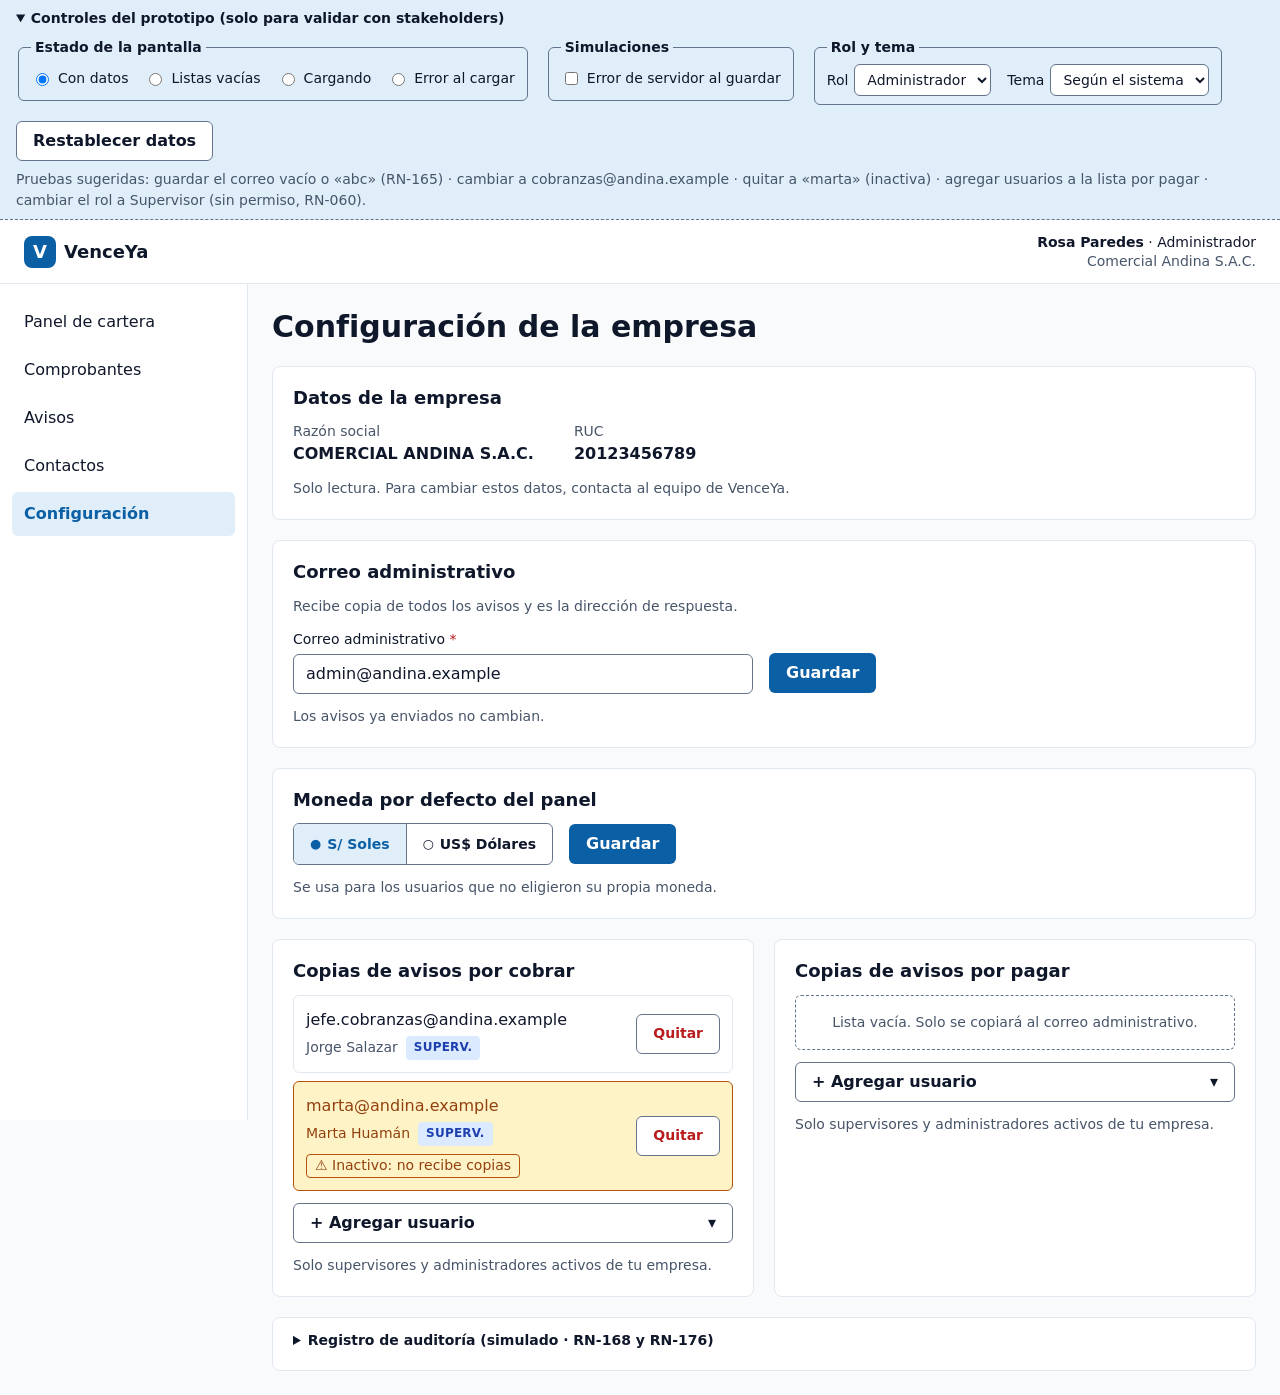
<file: prototipos/p010-configuracion-empresa/index.html>
<!DOCTYPE html>
<html lang="es">
<head>
  <meta charset="UTF-8">
  <meta name="viewport" content="width=device-width, initial-scale=1">
  <title>P-010 Configuración de la empresa · VenceYa</title>
  <link rel="stylesheet" href="styles.css">
</head>
<body>
<a class="skip" href="#contenido">Saltar al contenido</a>

<!-- Controles del prototipo (no forman parte de la pantalla) -->
<details class="demo" open>
  <summary>Controles del prototipo (solo para validar con stakeholders)</summary>
  <div class="demo-grid">
    <fieldset>
      <legend>Estado de la pantalla</legend>
      <label><input type="radio" name="demo-estado" value="datos" checked> Con datos</label>
      <label><input type="radio" name="demo-estado" value="vacio"> Listas vacías</label>
      <label><input type="radio" name="demo-estado" value="cargando"> Cargando</label>
      <label><input type="radio" name="demo-estado" value="error"> Error al cargar</label>
    </fieldset>
    <fieldset>
      <legend>Simulaciones</legend>
      <label><input type="checkbox" id="demo-falla"> Error de servidor al guardar</label>
    </fieldset>
    <fieldset>
      <legend>Rol y tema</legend>
      <label>Rol
        <select id="demo-rol"><option value="ADMINISTRADOR">Administrador</option><option value="SUPERVISOR">Supervisor</option><option value="OPERADOR">Operador</option></select>
      </label>
      <label>Tema
        <select id="demo-tema"><option value="auto">Según el sistema</option><option value="claro">Claro</option><option value="oscuro">Oscuro</option></select>
      </label>
    </fieldset>
    <button class="btn btn-sec btn-mini" type="button" id="demo-reset">Restablecer datos</button>
  </div>
  <p class="demo-tip">Pruebas sugeridas: guardar el correo vacío o «abc» (RN-165) · cambiar a cobranzas@andina.example · quitar a «marta» (inactiva) · agregar usuarios a la lista por pagar · cambiar el rol a Supervisor (sin permiso, RN-060).</p>
</details>

<header class="topbar">
  <button class="btn btn-ghost btn-icono menu-btn" id="btn-menu" aria-label="Abrir menú de navegación" aria-expanded="false" aria-controls="sidebar">☰</button>
  <div class="logo"><span class="logo-marca" aria-hidden="true">V</span> VenceYa</div>
  <div class="usuario"><span class="usuario-datos"><strong>Rosa Paredes</strong> · <span id="usuario-rol">Administrador</span></span>
    <span class="empresa">Comercial Andina S.A.C.</span></div>
</header>

<div class="layout">
  <nav class="sidebar" id="sidebar" aria-label="Navegación principal">
    <ul>
      <li><a href="#" data-nav="P-002 Panel de cartera">Panel de cartera</a></li>
      <li><a href="#" data-nav="P-004 Comprobantes">Comprobantes</a></li>
      <li><a href="#" data-nav="P-007 Avisos de cobranza">Avisos</a></li>
      <li><a href="#" data-nav="P-003 Contactos">Contactos</a></li>
      <li><a href="#" aria-current="page">Configuración</a></li>
    </ul>
  </nav>
  <div class="backdrop" id="backdrop" hidden></div>

  <main id="contenido" class="main" tabindex="-1">
    <h1>Configuración de la empresa</h1>
    <p class="sr-only" id="anuncio" role="status" aria-live="polite"></p>

    <div id="alerta-error" class="alert" role="alert" hidden>
      <span aria-hidden="true" class="alert-ic">⚠</span>
      <div>
        <strong>No se pudo cargar la configuración de la empresa.</strong>
        <p>Hubo un problema de conexión con el servidor. Tus datos no se han modificado. Código: CFG-503.</p>
      </div>
      <button class="btn btn-sec" id="btn-reintentar" type="button">Reintentar</button>
    </div>

    <div id="alerta-permiso" class="alert alert-info" role="alert" hidden>
      <span aria-hidden="true" class="alert-ic">🔒</span>
      <div>
        <strong>Sin permiso.</strong>
        <p>Solo el administrador de la empresa puede ver y cambiar esta configuración. Si necesitas un cambio, pídeselo a tu administrador.</p>
      </div>
    </div>

    <div id="contenido-config" class="config">
      <!-- Datos de la empresa -->
      <section class="card" aria-labelledby="t-empresa">
        <h2 id="t-empresa">Datos de la empresa</h2>
        <dl class="datos" id="datos-empresa">
          <div><dt>Razón social</dt><dd>COMERCIAL ANDINA S.A.C.</dd></div>
          <div><dt>RUC</dt><dd>20123456789</dd></div>
        </dl>
        <p class="ayuda">Solo lectura. Para cambiar estos datos, contacta al equipo de VenceYa.</p>
      </section>

      <!-- Correo administrativo -->
      <section class="card" aria-labelledby="t-correo">
        <h2 id="t-correo">Correo administrativo</h2>
        <p class="ayuda">Recibe copia de todos los avisos y es la dirección de respuesta.</p>
        <form id="form-correo" novalidate class="fila-form">
          <div class="campo">
            <label for="f-correo">Correo administrativo <span class="req" aria-hidden="true">*</span></label>
            <input id="f-correo" type="text" inputmode="email" autocomplete="off" aria-required="true" aria-describedby="f-correo-nota f-correo-error" value="admin@andina.example">
            <span class="error" id="f-correo-error" hidden></span>
          </div>
          <button class="btn btn-prim" type="submit" id="btn-correo">Guardar</button>
        </form>
        <p class="ayuda" id="f-correo-nota">Los avisos ya enviados no cambian.</p>
      </section>

      <!-- Moneda -->
      <section class="card" aria-labelledby="t-moneda">
        <h2 id="t-moneda">Moneda por defecto del panel</h2>
        <form id="form-moneda" class="fila-form fila-moneda">
          <fieldset class="seg-grupo">
            <legend class="sr-only">Moneda por defecto</legend>
            <div class="seg">
              <label><input type="radio" name="moneda" value="PEN" checked><span>S/ Soles</span></label>
              <label><input type="radio" name="moneda" value="USD"><span>US$ Dólares</span></label>
            </div>
          </fieldset>
          <button class="btn btn-prim" type="submit" id="btn-moneda">Guardar</button>
        </form>
        <p class="ayuda">Se usa para los usuarios que no eligieron su propia moneda.</p>
      </section>

      <!-- Listas de copias -->
      <div class="listas">
        <section class="card" aria-labelledby="t-cobrar" data-lista="cobrar">
          <h2 id="t-cobrar">Copias de avisos por cobrar</h2>
          <ul class="usuarios" id="lista-cobrar"></ul>
          <p class="vacio-lista" id="vacio-cobrar" hidden>Lista vacía. Solo se copiará al correo administrativo.</p>
          <div class="combo" data-combo="cobrar"></div>
          <span class="error" id="error-cobrar" role="alert" hidden></span>
          <p class="ayuda">Solo supervisores y administradores activos de tu empresa.</p>
        </section>

        <section class="card" aria-labelledby="t-pagar" data-lista="pagar">
          <h2 id="t-pagar">Copias de avisos por pagar</h2>
          <ul class="usuarios" id="lista-pagar"></ul>
          <p class="vacio-lista" id="vacio-pagar" hidden>Lista vacía. Solo se copiará al correo administrativo.</p>
          <div class="combo" data-combo="pagar"></div>
          <span class="error" id="error-pagar" role="alert" hidden></span>
          <p class="ayuda">Solo supervisores y administradores activos de tu empresa.</p>
        </section>
      </div>

      <details class="auditoria">
        <summary>Registro de auditoría (simulado · RN-168 y RN-176)</summary>
        <ul id="auditoria"><li class="ayuda">Aún no hay cambios en esta sesión.</li></ul>
      </details>
    </div>
  </main>
</div>

<dialog id="dlg-nav" aria-labelledby="dlg-titulo">
  <h2 id="dlg-titulo">Navegación simulada</h2>
  <p id="dlg-texto"></p>
  <p class="ayuda">Este prototipo solo muestra la pantalla P-010.</p>
  <div class="dlg-acc"><button class="btn btn-prim" id="dlg-cerrar" type="button">Entendido</button></div>
</dialog>

<div class="toasts" id="toasts" aria-live="polite"></div>

<script src="app.js"></script>
</body>
</html>
</file>
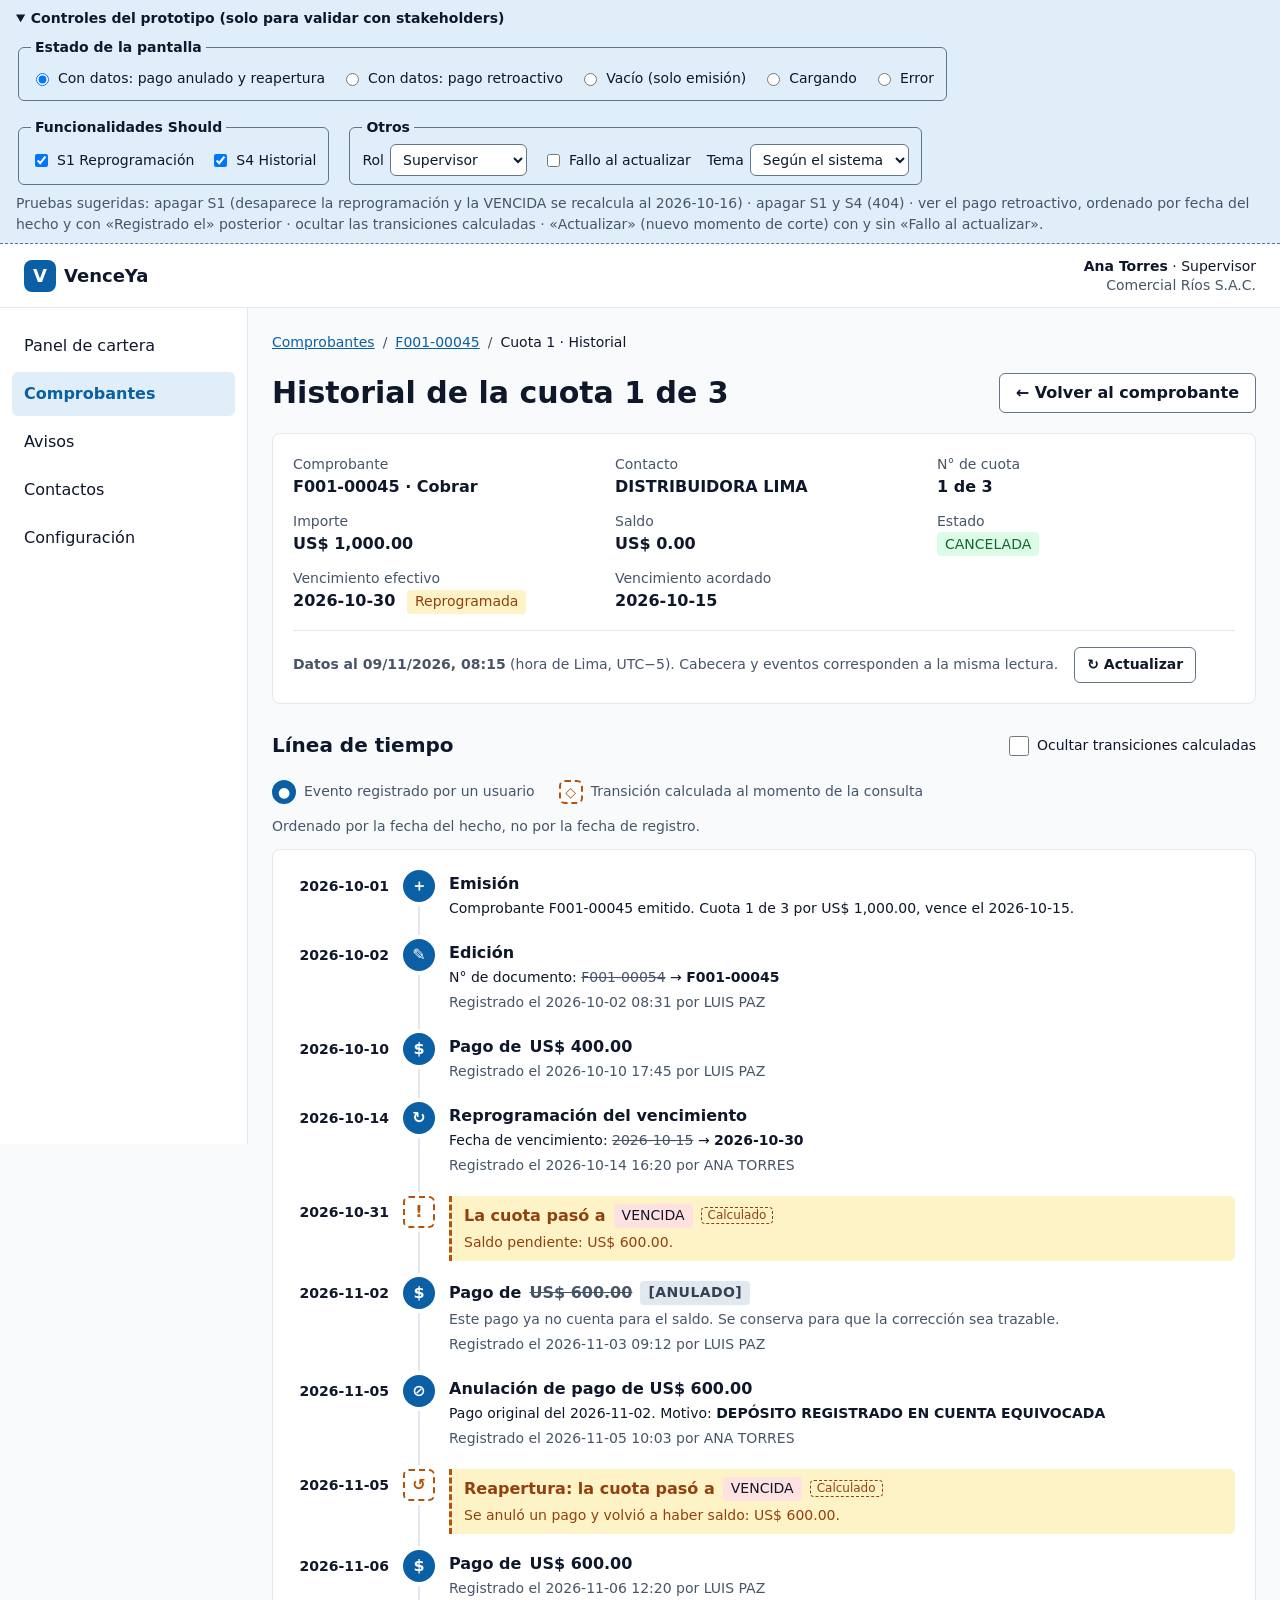
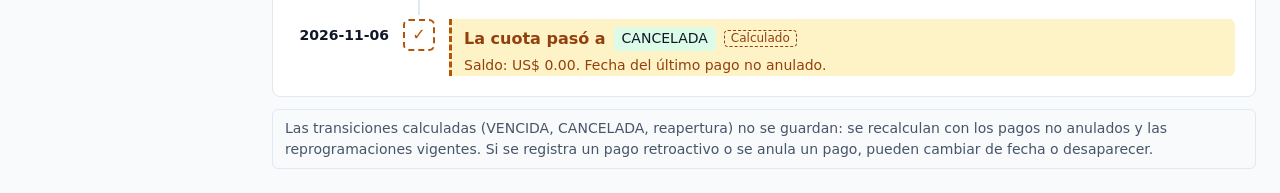
<file: prototipos/p016-historial-cuota/index.html>
<!DOCTYPE html>
<html lang="es">
<head>
  <meta charset="UTF-8">
  <meta name="viewport" content="width=device-width, initial-scale=1">
  <title>P-016 Historial cronológico de la cuota · VenceYa</title>
  <link rel="stylesheet" href="styles.css">
</head>
<body>
<a class="skip" href="#contenido">Saltar al contenido</a>

<!-- Controles del prototipo (no forman parte de la pantalla) -->
<details class="demo" open>
  <summary>Controles del prototipo (solo para validar con stakeholders)</summary>
  <div class="demo-grid">
    <fieldset>
      <legend>Estado de la pantalla</legend>
      <label><input type="radio" name="demo-estado" value="completo" checked> Con datos: pago anulado y reapertura</label>
      <label><input type="radio" name="demo-estado" value="retro"> Con datos: pago retroactivo</label>
      <label><input type="radio" name="demo-estado" value="vacio"> Vacío (solo emisión)</label>
      <label><input type="radio" name="demo-estado" value="cargando"> Cargando</label>
      <label><input type="radio" name="demo-estado" value="error"> Error</label>
    </fieldset>
    <fieldset>
      <legend>Funcionalidades Should</legend>
      <label><input type="checkbox" id="demo-s1" checked> S1 Reprogramación</label>
      <label><input type="checkbox" id="demo-s4" checked> S4 Historial</label>
    </fieldset>
    <fieldset>
      <legend>Otros</legend>
      <label class="campo-demo">Rol
        <select id="demo-rol">
          <option value="OPERADOR">Operador</option>
          <option value="SUPERVISOR" selected>Supervisor</option>
          <option value="ADMINISTRADOR">Administrador</option>
        </select>
      </label>
      <label><input type="checkbox" id="demo-fallo"> Fallo al actualizar</label>
      <label class="campo-demo">Tema
        <select id="demo-tema"><option value="auto">Según el sistema</option><option value="claro">Claro</option><option value="oscuro">Oscuro</option></select>
      </label>
    </fieldset>
  </div>
  <p class="demo-tip">Pruebas sugeridas: apagar S1 (desaparece la reprogramación y la VENCIDA se recalcula al 2026-10-16) · apagar S1 y S4 (404) · ver el pago retroactivo, ordenado por fecha del hecho y con «Registrado el» posterior · ocultar las transiciones calculadas · «Actualizar» (nuevo momento de corte) con y sin «Fallo al actualizar».</p>
</details>

<header class="topbar">
  <button class="btn btn-ghost btn-icono menu-btn" id="btn-menu" aria-label="Abrir menú de navegación" aria-expanded="false" aria-controls="sidebar">☰</button>
  <div class="logo"><span class="logo-marca" aria-hidden="true">V</span> VenceYa</div>
  <div class="usuario"><span class="usuario-datos" id="usuario-datos"></span>
    <span class="empresa">Comercial Ríos S.A.C.</span></div>
</header>

<div class="layout">
  <nav class="sidebar" id="sidebar" aria-label="Navegación principal">
    <ul>
      <li><a href="#" data-nav="P-002 Panel de cartera">Panel de cartera</a></li>
      <li><a href="#" aria-current="page">Comprobantes</a></li>
      <li><a href="#" data-nav="P-007 Avisos de cobranza">Avisos</a></li>
      <li><a href="#" data-nav="P-003 Contactos">Contactos</a></li>
      <li><a href="#" data-nav="P-020 Configuración">Configuración</a></li>
    </ul>
  </nav>
  <div class="backdrop" id="backdrop" hidden></div>

  <main id="contenido" class="main" tabindex="-1">
    <p class="sr-only" id="anuncio" role="status" aria-live="polite"></p>
    <div id="vista" style="display: contents"></div>
  </main>
</div>

<div class="toasts" id="toasts" aria-live="polite"></div>

<script src="app.js"></script>
</body>
</html>
</file>
<file: prototipos/p002-panel-cartera/styles.css>
/* P-002 Panel de cartera — VenceYa (prototipo, tokens del design system) */
:root {
  --color-primario: #0B5FA5;
  --color-primario-texto: #FFFFFF;
  --color-primario-hover: #094C84;
  --color-primario-suave: #E0EEFA;
  --color-secundario: #0F766E;
  --color-acento: #B45309;
  --color-peligro: #B91C1C;
  --color-exito: #15803D;
  --color-fondo: #F8FAFC;
  --color-superficie: #FFFFFF;
  --color-texto: #0F172A;
  --color-texto-secundario: #475569;
  --color-borde-control: #64748B;
  --color-borde-sutil: #E2E8F0;
  --color-foco: #0B5FA5;

  --b-vencida-t: #991B1B;  --b-vencida-f: #FEE2E2;
  --b-cancelada-t: #166534; --b-cancelada-f: #DCFCE7;
  --b-reprog-t: #92400E;   --b-reprog-f: #FEF3C7;
  --b-pend-t: #1E40AF;     --b-pend-f: #DBEAFE;
  --b-anul-t: #334155;     --b-anul-f: #E2E8F0;

  --font: "Inter", system-ui, -apple-system, "Segoe UI", Roboto, sans-serif;
  --texto-xs: 0.75rem; --texto-sm: 0.875rem; --texto-base: 1rem; --texto-lg: 1.125rem;
  --texto-xl: 1.25rem; --texto-2xl: 1.5rem; --texto-3xl: 1.875rem;
  --btn-alto: 44px;
  --radio: 8px;
}
@media (min-width: 640px) { :root { --btn-alto: 40px; } }

@media (prefers-color-scheme: dark) {
  :root:not([data-tema="claro"]) {
    --color-fondo: #0B1220; --color-superficie: #111A2E; --color-texto: #F8FAFC;
    --color-texto-secundario: #94A3B8; --color-primario: #60A5FA; --color-primario-texto: #0B1220;
    --color-primario-hover: #93C5FD; --color-primario-suave: #172A4A; --color-secundario: #2DD4BF;
    --color-acento: #FBBF24; --color-peligro: #F87171; --color-exito: #4ADE80;
    --color-borde-control: #7C8BA1; --color-borde-sutil: #243044; --color-foco: #60A5FA;
    --b-vencida-t: #FCA5A5; --b-vencida-f: #451A1A; --b-cancelada-t: #86EFAC; --b-cancelada-f: #12301F;
    --b-reprog-t: #FCD34D; --b-reprog-f: #3A2A0B; --b-pend-t: #93C5FD; --b-pend-f: #172554;
    --b-anul-t: #CBD5E1; --b-anul-f: #243044;
  }
}
:root[data-tema="oscuro"] {
  --color-fondo: #0B1220; --color-superficie: #111A2E; --color-texto: #F8FAFC;
  --color-texto-secundario: #94A3B8; --color-primario: #60A5FA; --color-primario-texto: #0B1220;
  --color-primario-hover: #93C5FD; --color-primario-suave: #172A4A; --color-secundario: #2DD4BF;
  --color-acento: #FBBF24; --color-peligro: #F87171; --color-exito: #4ADE80;
  --color-borde-control: #7C8BA1; --color-borde-sutil: #243044; --color-foco: #60A5FA;
  --b-vencida-t: #FCA5A5; --b-vencida-f: #451A1A; --b-cancelada-t: #86EFAC; --b-cancelada-f: #12301F;
  --b-reprog-t: #FCD34D; --b-reprog-f: #3A2A0B; --b-pend-t: #93C5FD; --b-pend-f: #172554;
  --b-anul-t: #CBD5E1; --b-anul-f: #243044;
}

* { box-sizing: border-box; }
html { font-size: 100%; }
body {
  margin: 0; font-family: var(--font); font-size: var(--texto-base); line-height: 1.5;
  background: var(--color-fondo); color: var(--color-texto);
  font-variant-numeric: tabular-nums;
}
h1, h2, h3 { line-height: 1.25; margin: 0; }
h1 { font-size: var(--texto-3xl); font-weight: 600; }
h2 { font-size: var(--texto-xl); font-weight: 600; }
p { margin: 0; }
button, input, select { font: inherit; color: inherit; }
:focus-visible { outline: 2px solid var(--color-foco); outline-offset: 2px; }
[hidden] { display: none !important; }
.sr-only { position: absolute; width: 1px; height: 1px; overflow: hidden; clip: rect(0 0 0 0); white-space: nowrap; }
.skip { position: absolute; left: -999px; top: 0; background: var(--color-primario); color: var(--color-primario-texto); padding: 8px 16px; z-index: 100; }
.skip:focus { left: 8px; top: 8px; }
.ayuda, .nota { font-size: var(--texto-sm); color: var(--color-texto-secundario); }
.muted { color: var(--color-texto-secundario); font-size: var(--texto-sm); }

/* Controles del prototipo */
.demo { background: var(--color-primario-suave); border-bottom: 1px dashed var(--color-borde-control); padding: 8px 16px; font-size: var(--texto-sm); }
.demo summary { cursor: pointer; font-weight: 600; }
.demo-grid { display: flex; flex-wrap: wrap; gap: 16px; margin-top: 8px; }
.demo fieldset { border: 1px solid var(--color-borde-control); border-radius: 6px; display: flex; flex-wrap: wrap; gap: 4px 16px; padding: 6px 12px 8px; }
.demo legend { font-weight: 600; padding: 0 4px; }
.demo label { display: inline-flex; gap: 6px; align-items: center; min-height: 28px; }
.demo select { min-height: 32px; border: 1px solid var(--color-borde-control); border-radius: 6px; background: var(--color-superficie); padding: 0 8px; }

/* Botones */
.btn {
  display: inline-flex; align-items: center; justify-content: center; gap: 8px;
  min-height: var(--btn-alto); padding: 0 16px; border-radius: 6px; border: 1px solid transparent;
  font-size: var(--texto-sm); font-weight: 600; cursor: pointer; background: transparent; white-space: nowrap;
}
@media (min-width: 640px) { .btn { font-size: var(--texto-base); } }
.btn-prim { background: var(--color-primario); color: var(--color-primario-texto); }
.btn-prim:hover { background: var(--color-primario-hover); }
.btn-sec { border-color: var(--color-borde-control); background: var(--color-superficie); }
.btn-sec:hover { background: var(--color-primario-suave); }
.btn-ghost:hover { background: var(--color-primario-suave); }
.btn-icono { width: 40px; padding: 0; min-height: 40px; }
.btn[aria-disabled="true"] { opacity: .65; cursor: progress; }
.link { background: none; border: 0; padding: 0; color: var(--color-primario); font-weight: 500; cursor: pointer; text-decoration: underline; text-underline-offset: 2px; min-height: 24px; }
.link:hover { color: var(--color-primario-hover); }
.spinner { width: 16px; height: 16px; border-radius: 50%; border: 2px solid currentColor; border-right-color: transparent; animation: giro .8s linear infinite; display: inline-block; }
@keyframes giro { to { transform: rotate(360deg); } }

/* Shell */
.topbar { position: sticky; top: 0; z-index: 30; display: flex; align-items: center; gap: 12px; height: 56px; padding: 0 16px; background: var(--color-superficie); border-bottom: 1px solid var(--color-borde-sutil); }
@media (min-width: 1024px) { .topbar { height: 64px; padding: 0 24px; } .menu-btn { display: none; } }
.logo { display: flex; align-items: center; gap: 8px; font-weight: 700; font-size: var(--texto-lg); }
.logo-marca { display: inline-grid; place-items: center; width: 32px; height: 32px; border-radius: 8px; background: var(--color-primario); color: var(--color-primario-texto); }
.usuario { margin-left: auto; text-align: right; font-size: var(--texto-sm); line-height: 1.3; }
.usuario .empresa { display: block; color: var(--color-texto-secundario); }
.layout { display: flex; align-items: flex-start; }
.sidebar { width: 248px; flex: none; background: var(--color-superficie); border-right: 1px solid var(--color-borde-sutil); position: sticky; top: 64px; height: calc(100vh - 64px); padding: 16px 12px; }
.sidebar ul { list-style: none; margin: 0; padding: 0; display: grid; gap: 4px; }
.sidebar a { display: flex; align-items: center; min-height: 44px; padding: 0 12px; border-radius: 6px; color: var(--color-texto); text-decoration: none; font-weight: 500; }
.sidebar a:hover { background: var(--color-fondo); }
.sidebar a[aria-current="page"] { background: var(--color-primario-suave); color: var(--color-primario); font-weight: 600; }
@media (max-width: 1023px) {
  .sidebar { position: fixed; z-index: 40; top: 0; left: 0; height: 100vh; transform: translateX(-100%); transition: transform .2s; padding-top: 72px; }
  .sidebar.abierto { transform: none; }
  .backdrop { position: fixed; inset: 0; background: rgba(15, 23, 42, .5); z-index: 35; }
}
@media (prefers-reduced-motion: reduce) { .sidebar { transition: none; } .spinner { animation-duration: 2s; } .skel { animation: none !important; } }

.main { flex: 1; min-width: 0; padding: 16px; max-width: 1320px; display: grid; grid-template-columns: minmax(0, 1fr); gap: 20px; align-content: start; }
@media (min-width: 1024px) { .main { padding: 24px; gap: 24px; } }
.main:focus { outline: none; }
#panel { display: grid; grid-template-columns: minmax(0, 1fr); gap: 20px; }
@media (min-width: 1024px) { #panel { gap: 24px; } }

.page-head { display: flex; flex-wrap: wrap; align-items: flex-end; justify-content: space-between; gap: 12px; }
.head-right { display: flex; flex-wrap: wrap; align-items: center; gap: 12px; }
.corte { color: var(--color-texto-secundario); font-size: var(--texto-sm); }

/* Alert */
.alert { display: flex; flex-wrap: wrap; align-items: center; gap: 12px 16px; padding: 16px; border-radius: var(--radio); border: 1px solid var(--color-peligro); border-left-width: 4px; background: var(--b-vencida-f); color: var(--b-vencida-t); }
.alert-ic { font-size: 1.5rem; }
.alert > div { flex: 1; min-width: 220px; }
.alert p { font-size: var(--texto-sm); }
.alert .btn-sec { color: var(--color-texto); }

/* Controles */
.controles { display: flex; flex-wrap: wrap; gap: 16px 32px; padding: 16px; background: var(--color-superficie); border: 1px solid var(--color-borde-sutil); border-radius: var(--radio); }
.ctl { display: grid; gap: 4px; }
.ctl-label, .campo label { font-size: var(--texto-sm); font-weight: 500; }
.seg { display: inline-flex; width: max-content; max-width: 100%; border: 1px solid var(--color-borde-control); border-radius: 6px; overflow: hidden; background: var(--color-superficie); }
.seg label { position: relative; display: inline-flex; align-items: center; gap: 6px; min-height: var(--btn-alto); padding: 0 14px; cursor: pointer; font-size: var(--texto-sm); font-weight: 600; }
.seg label + label { border-left: 1px solid var(--color-borde-control); }
.seg label::before { content: "○"; font-size: .8rem; }
.seg label:has(input:checked) { background: var(--color-primario-suave); color: var(--color-primario); }
.seg label:has(input:checked)::before { content: "●"; }
.seg label:has(input:focus-visible) { outline: 2px solid var(--color-foco); outline-offset: -2px; }
.seg input { position: absolute; inset: 0; opacity: 0; margin: 0; cursor: pointer; }
.seg-aviso { font-weight: 500; color: var(--b-vencida-t); background: var(--b-vencida-f); border-radius: 4px; padding: 0 6px; font-size: var(--texto-sm); }
.seg input:disabled { cursor: not-allowed; }

/* Campos */
.campo { display: grid; gap: 4px; }
.campo select, .campo input { min-height: var(--btn-alto); border: 1px solid var(--color-borde-control); border-radius: 6px; padding: 0 12px; background: var(--color-superficie); font-size: var(--texto-sm); min-width: 0; }
@media (min-width: 640px) { .campo select, .campo input { font-size: var(--texto-base); } }

/* Cards */
.card { background: var(--color-superficie); border: 1px solid var(--color-borde-sutil); border-radius: var(--radio); padding: 20px; min-width: 0; }
.indicadores { display: grid; gap: 16px; grid-template-columns: 1fr; }
@media (min-width: 640px) { .indicadores { grid-template-columns: repeat(2, 1fr); } }
@media (min-width: 1024px) { .indicadores { grid-template-columns: repeat(4, 1fr); } }
.ind { min-height: 120px; display: flex; flex-direction: column; gap: 4px; }
.ind-titulo { font-size: var(--texto-sm); font-weight: 500; color: var(--color-texto-secundario); }
.ind-valor { font-size: var(--texto-3xl); font-weight: 700; line-height: 1.25; white-space: nowrap; }
@media (min-width: 1024px) and (max-width: 1439px) { .ind-valor { font-size: var(--texto-2xl); } }
.ind-valor.rojo { color: var(--color-peligro); }
.ind-pie { font-size: var(--texto-sm); color: var(--color-texto-secundario); margin-top: auto; }

.fila2 { display: grid; gap: 20px; grid-template-columns: minmax(0, 1fr); }
@media (min-width: 1024px) { .fila2 { grid-template-columns: minmax(0, 2fr) minmax(0, 1fr); gap: 24px; } .fila2.sin-s5 { grid-template-columns: minmax(0, 1fr); } }
.card-cab { display: flex; flex-wrap: wrap; align-items: center; justify-content: space-between; gap: 12px; margin-bottom: 16px; }
.tabs { display: inline-flex; border: 1px solid var(--color-borde-control); border-radius: 6px; overflow: hidden; }
.tabs button { min-height: var(--btn-alto); padding: 0 16px; background: var(--color-superficie); border: 0; font-weight: 600; font-size: var(--texto-sm); cursor: pointer; }
.tabs button + button { border-left: 1px solid var(--color-borde-control); }
.tabs button[aria-selected="true"] { background: var(--color-primario-suave); color: var(--color-primario); }
.tabs button:focus-visible { outline-offset: -2px; }

/* Gráfico */
.grafico-wrap { position: relative; overflow-x: auto; }
.grafico-wrap svg { display: block; }
.grafico-wrap text { fill: var(--color-texto-secundario); font-size: 13px; font-family: var(--font); }
.grafico-wrap .grid { stroke: var(--color-borde-sutil); }
.grafico-wrap .eje { stroke: var(--color-borde-control); }
.bar-cobros { fill: var(--color-primario); }
.bar-pagos { fill: url(#trama); stroke: var(--color-secundario); stroke-width: 1.5; }
.trama-fondo { fill: var(--color-superficie); }
.trama-linea { fill: var(--color-secundario); }
.hit { fill: transparent; }
.dia:focus { outline: none; }
.dia:focus-visible .hit, .dia:hover .hit { fill: var(--color-primario-suave); opacity: .5; }
.dia:focus-visible .hit { stroke: var(--color-foco); stroke-width: 2; opacity: 1; fill: transparent; }
.tip { position: absolute; pointer-events: none; transform: translate(-50%, -100%); background: var(--color-texto); color: var(--color-fondo); padding: 6px 10px; border-radius: 6px; font-size: var(--texto-sm); white-space: nowrap; z-index: 5; }
.leyenda-graf { list-style: none; display: flex; gap: 20px; padding: 0; margin: 12px 0 0; font-size: var(--texto-sm); }
.leyenda-graf li { display: inline-flex; align-items: center; gap: 8px; }
.sw { width: 16px; height: 16px; border-radius: 3px; display: inline-block; }
.sw-cobros { background: var(--color-primario); }
.sw-pagos { border: 1.5px solid var(--color-secundario); background: repeating-linear-gradient(45deg, var(--color-secundario) 0 3px, var(--color-superficie) 3px 6px); }
.resumen { margin-top: 12px; font-weight: 500; }

/* S5 */
.card-s5 { display: flex; flex-direction: column; gap: 16px; align-self: start; }
.card-s5 .campo select { width: 100%; }
.s5-valor { font-size: var(--texto-3xl); font-weight: 700; }
.s5-valor.sin { color: var(--color-texto-secundario); font-weight: 600; }
.badge { display: inline-flex; align-items: center; min-height: 24px; padding: 0 8px; border-radius: 4px; font-size: var(--texto-sm); font-weight: 500; line-height: 1.2; }
.b-vencida { color: var(--b-vencida-t); background: var(--b-vencida-f); }
.b-cancelada { color: var(--b-cancelada-t); background: var(--b-cancelada-f); }
.b-reprog { color: var(--b-reprog-t); background: var(--b-reprog-f); }
.b-pendiente { color: var(--b-pend-t); background: var(--b-pend-f); }
.b-anulada { color: var(--b-anul-t); background: var(--b-anul-f); }
.s5-cuerpo-in { display: grid; gap: 8px; justify-items: start; }

/* Movimientos */
.movimientos { display: grid; grid-template-columns: minmax(0, 1fr); gap: 16px; }
.mov-cab { display: flex; flex-wrap: wrap; align-items: flex-end; justify-content: space-between; gap: 12px; }
h2#titulo-movimientos { font-size: var(--texto-2xl); }
h2#titulo-movimientos:focus { outline: 2px solid var(--color-foco); outline-offset: 4px; }
.mov-cuenta { color: var(--color-texto-secundario); font-size: var(--texto-sm); }
.filtros { display: grid; gap: 12px 16px; grid-template-columns: 1fr; align-items: end; padding: 16px; background: var(--color-superficie); border: 1px solid var(--color-borde-sutil); border-radius: var(--radio); }
@media (min-width: 640px) { .filtros { grid-template-columns: repeat(2, 1fr); } }
@media (min-width: 1024px) { .filtros { grid-template-columns: 160px 160px minmax(200px, 1fr) minmax(220px, 280px); } .filtros .switch { grid-column: 1 / -1; } }
.switch { display: inline-flex; align-items: center; gap: 12px; min-height: 44px; cursor: pointer; font-size: var(--texto-sm); font-weight: 500; position: relative; width: max-content; }
.switch input { position: absolute; opacity: 0; width: 44px; height: 24px; margin: 0; cursor: pointer; }
.switch-pista { width: 44px; height: 24px; border-radius: 12px; border: 1px solid var(--color-borde-control); background: var(--color-superficie); position: relative; flex: none; transition: background .15s; }
.switch-pista::after { content: ""; position: absolute; top: 3px; left: 3px; width: 16px; height: 16px; border-radius: 50%; background: var(--color-borde-control); transition: transform .15s; }
.switch input:checked + .switch-pista { background: var(--color-primario); border-color: var(--color-primario); }
.switch input:checked + .switch-pista::after { transform: translateX(20px); background: var(--color-primario-texto); }
.switch input:focus-visible + .switch-pista { outline: 2px solid var(--color-foco); outline-offset: 2px; }

.tabla-wrap { overflow-x: auto; background: var(--color-superficie); border: 1px solid var(--color-borde-sutil); border-radius: var(--radio); }
.tabla { width: 100%; border-collapse: collapse; font-size: var(--texto-sm); }
.tabla th, .tabla td { padding: 0 12px; height: 48px; text-align: left; border-bottom: 1px solid var(--color-borde-sutil); vertical-align: middle; }
.tabla thead th { background: var(--color-fondo); font-weight: 500; white-space: nowrap; }
.tabla tbody tr:last-child td { border-bottom: 0; }
.tabla .num { text-align: right; }
.tabla td.num { font-variant-numeric: tabular-nums; }
.tabla tfoot td, .tabla tfoot th { font-weight: 600; background: var(--color-fondo); }
.tabla tr.fila-anulada td { color: var(--color-texto-secundario); }
.th-btn { background: none; border: 0; padding: 0; font-weight: 500; font-size: inherit; cursor: pointer; display: inline-flex; align-items: center; gap: 4px; min-height: 24px; }
.th-btn:hover { color: var(--color-primario); }
.sort-ic { color: var(--color-texto-secundario); }
.tabla .estado-celda { display: flex; flex-wrap: wrap; gap: 4px; padding: 6px 0; }
.tabla td.comp { white-space: nowrap; }
.tabla td.contacto { min-width: 170px; }
.sent { white-space: nowrap; font-weight: 500; }
.vacio { padding: 32px 16px; text-align: center; background: var(--color-superficie); border: 1px dashed var(--color-borde-control); border-radius: var(--radio); display: grid; gap: 12px; justify-items: center; }
.vacio p { color: var(--color-texto-secundario); max-width: 460px; }
.vacio strong { font-size: var(--texto-lg); }
.tabla-prom td.vacia { text-align: center; }
.sin-prom { padding: 8px 0; color: var(--color-texto-secundario); }

/* Esqueletos (estado cargando) */
.skel { border-radius: 6px; background: linear-gradient(90deg, var(--color-borde-sutil) 25%, var(--color-fondo) 50%, var(--color-borde-sutil) 75%); background-size: 200% 100%; animation: brillo 1.3s linear infinite; }
@keyframes brillo { to { background-position: -200% 0; } }

/* Toasts y diálogo */
.toasts { position: fixed; z-index: 60; display: grid; gap: 8px; right: 16px; bottom: 16px; width: min(360px, calc(100vw - 32px)); }
@media (max-width: 639px) { .toasts { top: 64px; bottom: auto; } }
.toast { background: var(--color-texto); color: var(--color-fondo); padding: 12px 16px; border-radius: var(--radio); font-size: var(--texto-sm); box-shadow: 0 4px 16px rgba(0, 0, 0, .25); }
dialog { width: min(480px, calc(100vw - 32px)); border: 1px solid var(--color-borde-sutil); border-radius: 12px; padding: 24px; background: var(--color-superficie); color: var(--color-texto); }
dialog::backdrop { background: rgba(15, 23, 42, .55); }
dialog h2 { margin-bottom: 12px; }
.dlg-acc { display: flex; justify-content: flex-end; margin-top: 20px; }
@media (max-width: 639px) { dialog { width: 100vw; max-width: 100vw; height: 100vh; max-height: 100vh; border-radius: 0; margin: 0; } }

/* Tabla de movimientos como tarjetas en móvil */
@media (max-width: 767px) {
  .tabla-wrap:not(.tabla-proy-wrap) { background: transparent; border: 0; overflow: visible; }
  .tabla:not(.tabla-simple) thead { position: absolute; width: 1px; height: 1px; overflow: hidden; clip: rect(0 0 0 0); }
  .tabla:not(.tabla-simple), .tabla:not(.tabla-simple) tbody, .tabla:not(.tabla-simple) tr, .tabla:not(.tabla-simple) td { display: block; width: 100%; }
  .tabla:not(.tabla-simple) tr { background: var(--color-superficie); border: 1px solid var(--color-borde-sutil); border-radius: var(--radio); padding: 8px 16px; margin-bottom: 12px; }
  .tabla:not(.tabla-simple) td { display: flex; justify-content: space-between; align-items: center; gap: 16px; height: auto; min-height: 36px; padding: 4px 0; border: 0; text-align: right; }
  .tabla:not(.tabla-simple) td::before { content: attr(data-label); color: var(--color-texto-secundario); font-weight: 500; text-align: left; flex: none; }
  .tabla:not(.tabla-simple) td.contacto { min-width: 0; font-weight: 600; }
  .tabla:not(.tabla-simple) .estado-celda { justify-content: flex-end; }
  .tabla:not(.tabla-simple) td.vacia::before { content: none; }
}
</file>
<file: prototipos/p003-contactos/styles.css>
/* P-003 Contactos — VenceYa (prototipo, tokens del design system) */
:root {
  --color-primario: #0B5FA5;
  --color-primario-texto: #FFFFFF;
  --color-primario-hover: #094C84;
  --color-primario-suave: #E0EEFA;
  --color-secundario: #0F766E;
  --color-acento: #B45309;
  --color-peligro: #B91C1C;
  --color-peligro-hover: #991B1B;
  --color-exito: #15803D;
  --color-fondo: #F8FAFC;
  --color-superficie: #FFFFFF;
  --color-texto: #0F172A;
  --color-texto-secundario: #475569;
  --color-borde-control: #64748B;
  --color-borde-sutil: #E2E8F0;
  --color-foco: #0B5FA5;

  --b-vencida-t: #991B1B;  --b-vencida-f: #FEE2E2;
  --b-cancelada-t: #166534; --b-cancelada-f: #DCFCE7;
  --b-reprog-t: #92400E;   --b-reprog-f: #FEF3C7;
  --b-pend-t: #1E40AF;     --b-pend-f: #DBEAFE;
  --b-anul-t: #334155;     --b-anul-f: #E2E8F0;

  --font: "Inter", system-ui, -apple-system, "Segoe UI", Roboto, sans-serif;
  --texto-xs: 0.75rem; --texto-sm: 0.875rem; --texto-base: 1rem; --texto-lg: 1.125rem;
  --texto-xl: 1.25rem; --texto-2xl: 1.5rem; --texto-3xl: 1.875rem;
  --btn-alto: 44px;
  --radio: 8px;
}
@media (min-width: 640px) { :root { --btn-alto: 40px; } }

@media (prefers-color-scheme: dark) {
  :root:not([data-tema="claro"]) {
    --color-fondo: #0B1220; --color-superficie: #111A2E; --color-texto: #F8FAFC;
    --color-texto-secundario: #94A3B8; --color-primario: #60A5FA; --color-primario-texto: #0B1220;
    --color-primario-hover: #93C5FD; --color-primario-suave: #172A4A; --color-secundario: #2DD4BF;
    --color-acento: #FBBF24; --color-peligro: #F87171; --color-peligro-hover: #FCA5A5; --color-exito: #4ADE80;
    --color-borde-control: #7C8BA1; --color-borde-sutil: #243044; --color-foco: #60A5FA;
    --b-vencida-t: #FCA5A5; --b-vencida-f: #451A1A; --b-cancelada-t: #86EFAC; --b-cancelada-f: #12301F;
    --b-reprog-t: #FCD34D; --b-reprog-f: #3A2A0B; --b-pend-t: #93C5FD; --b-pend-f: #172554;
    --b-anul-t: #CBD5E1; --b-anul-f: #243044;
  }
}
:root[data-tema="oscuro"] {
  --color-fondo: #0B1220; --color-superficie: #111A2E; --color-texto: #F8FAFC;
  --color-texto-secundario: #94A3B8; --color-primario: #60A5FA; --color-primario-texto: #0B1220;
  --color-primario-hover: #93C5FD; --color-primario-suave: #172A4A; --color-secundario: #2DD4BF;
  --color-acento: #FBBF24; --color-peligro: #F87171; --color-peligro-hover: #FCA5A5; --color-exito: #4ADE80;
  --color-borde-control: #7C8BA1; --color-borde-sutil: #243044; --color-foco: #60A5FA;
  --b-vencida-t: #FCA5A5; --b-vencida-f: #451A1A; --b-cancelada-t: #86EFAC; --b-cancelada-f: #12301F;
  --b-reprog-t: #FCD34D; --b-reprog-f: #3A2A0B; --b-pend-t: #93C5FD; --b-pend-f: #172554;
  --b-anul-t: #CBD5E1; --b-anul-f: #243044;
}

* { box-sizing: border-box; }
html { font-size: 100%; }
body {
  margin: 0; font-family: var(--font); font-size: var(--texto-base); line-height: 1.5;
  background: var(--color-fondo); color: var(--color-texto);
  font-variant-numeric: tabular-nums;
}
h1, h2, h3 { line-height: 1.25; margin: 0; }
h1 { font-size: var(--texto-3xl); font-weight: 600; }
h2 { font-size: var(--texto-xl); font-weight: 600; }
p { margin: 0; }
button, input, select { font: inherit; color: inherit; }
:focus-visible { outline: 2px solid var(--color-foco); outline-offset: 2px; }
[hidden] { display: none !important; }
.sr-only { position: absolute; width: 1px; height: 1px; overflow: hidden; clip: rect(0 0 0 0); white-space: nowrap; }
.skip { position: absolute; left: -999px; top: 0; background: var(--color-primario); color: var(--color-primario-texto); padding: 8px 16px; z-index: 100; }
.skip:focus { left: 8px; top: 8px; }
.ayuda, .nota { font-size: var(--texto-sm); color: var(--color-texto-secundario); }

/* Controles del prototipo */
.demo { background: var(--color-primario-suave); border-bottom: 1px dashed var(--color-borde-control); padding: 8px 16px; font-size: var(--texto-sm); }
.demo summary { cursor: pointer; font-weight: 600; }
.demo-grid { display: flex; flex-wrap: wrap; gap: 16px; margin-top: 8px; }
.demo fieldset { border: 1px solid var(--color-borde-control); border-radius: 6px; display: flex; flex-wrap: wrap; gap: 4px 16px; padding: 6px 12px 8px; }
.demo legend { font-weight: 600; padding: 0 4px; }
.demo label { display: inline-flex; gap: 6px; align-items: center; min-height: 28px; }
.demo select { min-height: 32px; border: 1px solid var(--color-borde-control); border-radius: 6px; background: var(--color-superficie); padding: 0 8px; }
.demo-tip { margin-top: 8px; color: var(--color-texto-secundario); }

/* Botones */
.btn {
  display: inline-flex; align-items: center; justify-content: center; gap: 8px;
  min-height: var(--btn-alto); padding: 0 16px; border-radius: 6px; border: 1px solid transparent;
  font-size: var(--texto-sm); font-weight: 600; cursor: pointer; background: transparent; white-space: nowrap;
}
@media (min-width: 640px) { .btn { font-size: var(--texto-base); } }
.btn-prim { background: var(--color-primario); color: var(--color-primario-texto); }
.btn-prim:hover { background: var(--color-primario-hover); }
.btn-sec { border-color: var(--color-borde-control); background: var(--color-superficie); }
.btn-sec:hover { background: var(--color-primario-suave); }
.btn-ghost:hover { background: var(--color-primario-suave); }
.btn-peligro { background: var(--color-peligro); color: #fff; }
.btn-peligro:hover { background: var(--color-peligro-hover); }
:root[data-tema="oscuro"] .btn-peligro { color: #0B1220; }
@media (prefers-color-scheme: dark) { :root:not([data-tema="claro"]) .btn-peligro { color: #0B1220; } }
.btn-icono { width: 40px; padding: 0; min-height: 40px; }
.btn[aria-disabled="true"] { opacity: .65; cursor: progress; }
.spinner { width: 16px; height: 16px; border-radius: 50%; border: 2px solid currentColor; border-right-color: transparent; animation: giro .8s linear infinite; display: inline-block; }
@keyframes giro { to { transform: rotate(360deg); } }

/* Shell */
.topbar { position: sticky; top: 0; z-index: 30; display: flex; align-items: center; gap: 12px; height: 56px; padding: 0 16px; background: var(--color-superficie); border-bottom: 1px solid var(--color-borde-sutil); }
@media (min-width: 1024px) { .topbar { height: 64px; padding: 0 24px; } .menu-btn { display: none; } }
.logo { display: flex; align-items: center; gap: 8px; font-weight: 700; font-size: var(--texto-lg); }
.logo-marca { display: inline-grid; place-items: center; width: 32px; height: 32px; border-radius: 8px; background: var(--color-primario); color: var(--color-primario-texto); }
.usuario { margin-left: auto; text-align: right; font-size: var(--texto-sm); line-height: 1.3; }
.usuario .empresa { display: block; color: var(--color-texto-secundario); }
.layout { display: flex; align-items: flex-start; }
.sidebar { width: 248px; flex: none; background: var(--color-superficie); border-right: 1px solid var(--color-borde-sutil); position: sticky; top: 64px; height: calc(100vh - 64px); padding: 16px 12px; }
.sidebar ul { list-style: none; margin: 0; padding: 0; display: grid; gap: 4px; }
.sidebar a { display: flex; align-items: center; min-height: 44px; padding: 0 12px; border-radius: 6px; color: var(--color-texto); text-decoration: none; font-weight: 500; }
.sidebar a:hover { background: var(--color-fondo); }
.sidebar a[aria-current="page"] { background: var(--color-primario-suave); color: var(--color-primario); font-weight: 600; }
@media (max-width: 1023px) {
  .sidebar { position: fixed; z-index: 40; top: 0; left: 0; height: 100vh; transform: translateX(-100%); transition: transform .2s; padding-top: 72px; }
  .sidebar.abierto { transform: none; }
  .backdrop { position: fixed; inset: 0; background: rgba(15, 23, 42, .5); z-index: 35; }
}
@media (prefers-reduced-motion: reduce) { .sidebar { transition: none; } .spinner { animation-duration: 2s; } .skel { animation: none !important; } }

.main { flex: 1; min-width: 0; padding: 16px; max-width: 1320px; display: grid; grid-template-columns: minmax(0, 1fr); gap: 16px; align-content: start; }
@media (min-width: 1024px) { .main { padding: 24px; gap: 20px; } }
.main:focus { outline: none; }
.page-head { display: flex; flex-wrap: wrap; align-items: center; justify-content: space-between; gap: 12px; }

/* Alert */
.alert { display: flex; flex-wrap: wrap; align-items: center; gap: 12px 16px; padding: 16px; border-radius: var(--radio); border: 1px solid var(--color-peligro); border-left-width: 4px; background: var(--b-vencida-f); color: var(--b-vencida-t); }
.alert-ic { font-size: 1.5rem; }
.alert > div { flex: 1; min-width: 220px; }
.alert p { font-size: var(--texto-sm); }
.alert .btn-sec { color: var(--color-texto); }
.alert-peq { flex-wrap: nowrap; align-items: flex-start; padding: 12px; font-size: var(--texto-sm); margin-bottom: 12px; }
.alert-peq ul { margin: 4px 0 0; padding-left: 20px; }
.alert-peq a { color: inherit; font-weight: 600; }
.alert-peq.info { border-color: var(--color-acento); background: var(--b-reprog-f); color: var(--b-reprog-t); }

/* Filtros */
.filtros { display: flex; flex-wrap: wrap; align-items: flex-end; gap: 16px 32px; padding: 16px; background: var(--color-superficie); border: 1px solid var(--color-borde-sutil); border-radius: var(--radio); }
.ctl { display: grid; gap: 4px; }
.ctl-label, .campo label { font-size: var(--texto-sm); font-weight: 500; }
.campo { display: grid; gap: 4px; }
.campo select, .campo input { min-height: var(--btn-alto); border: 1px solid var(--color-borde-control); border-radius: 6px; padding: 0 12px; background: var(--color-superficie); font-size: var(--texto-sm); min-width: 0; width: 100%; }
@media (min-width: 640px) { .campo select, .campo input { font-size: var(--texto-base); } }
.campo input.corto { max-width: 240px; }
.campo input[aria-invalid="true"] { border-color: var(--color-peligro); border-width: 2px; }
.campo-buscar { flex: 1 1 280px; max-width: 420px; }
.buscar { position: relative; }
.buscar input { padding-right: 40px; }
.buscar-ic { position: absolute; right: 12px; top: 50%; transform: translateY(-50%); pointer-events: none; }
.seg { display: inline-flex; width: max-content; max-width: 100%; border: 1px solid var(--color-borde-control); border-radius: 6px; overflow: hidden; background: var(--color-superficie); }
.seg label { position: relative; display: inline-flex; align-items: center; gap: 6px; min-height: var(--btn-alto); padding: 0 14px; cursor: pointer; font-size: var(--texto-sm); font-weight: 600; }
.seg label + label { border-left: 1px solid var(--color-borde-control); }
.seg label::before { content: "○"; font-size: .8rem; }
.seg label:has(input:checked) { background: var(--color-primario-suave); color: var(--color-primario); }
.seg label:has(input:checked)::before { content: "●"; }
.seg label:has(input:focus-visible) { outline: 2px solid var(--color-foco); outline-offset: -2px; }
.seg input { position: absolute; inset: 0; opacity: 0; margin: 0; cursor: pointer; }
.mov-cuenta { color: var(--color-texto-secundario); font-size: var(--texto-sm); min-height: 21px; }

/* Tabla */
.tabla-wrap { background: var(--color-superficie); border: 1px solid var(--color-borde-sutil); border-radius: var(--radio); }
.tabla { width: 100%; border-collapse: collapse; font-size: var(--texto-sm); }
.tabla th, .tabla td { padding: 0 12px; height: 48px; text-align: left; border-bottom: 1px solid var(--color-borde-sutil); vertical-align: middle; }
.tabla thead th { background: var(--color-fondo); font-weight: 500; white-space: nowrap; }
.tabla thead th:first-child { border-top-left-radius: var(--radio); }
.tabla thead th:last-child { border-top-right-radius: var(--radio); }
.tabla tbody tr:last-child td { border-bottom: 0; }
.tabla td.nombre { font-weight: 600; min-width: 180px; }
.tabla td.correo { word-break: break-all; }
.tabla tr.desactivado td.nombre, .tabla tr.desactivado td.correo { color: var(--color-texto-secundario); }
.tabla tr.nuevo td { animation: resalte 2.4s ease-out; }
@keyframes resalte { from { background: var(--color-primario-suave); } to { background: transparent; } }
.col-acc { width: 90px; text-align: right !important; }
.tabla td.acc { text-align: right; }
.s3-score { font-weight: 500; white-space: nowrap; }
.badge { display: inline-flex; align-items: center; min-height: 24px; padding: 0 8px; border-radius: 4px; font-size: var(--texto-sm); font-weight: 500; line-height: 1.2; white-space: nowrap; }
.b-activo { color: var(--b-cancelada-t); background: var(--b-cancelada-f); }
.b-desact { color: var(--b-anul-t); background: var(--b-anul-f); }

.vacio { padding: 32px 16px; text-align: center; background: var(--color-superficie); border: 1px dashed var(--color-borde-control); border-radius: var(--radio); display: grid; gap: 12px; justify-items: center; }
.vacio p { color: var(--color-texto-secundario); max-width: 460px; }
.vacio strong { font-size: var(--texto-lg); }

.paginacion { display: flex; flex-wrap: wrap; justify-content: center; align-items: center; gap: 8px; }
.paginacion ul { list-style: none; display: flex; gap: 4px; padding: 0; margin: 0; }
.pag-btn { min-width: 40px; min-height: 40px; padding: 0 12px; border: 1px solid var(--color-borde-control); background: var(--color-superficie); border-radius: 6px; font-weight: 600; font-size: var(--texto-sm); cursor: pointer; }
.pag-btn:hover:not(:disabled) { background: var(--color-primario-suave); }
.pag-btn[aria-current="page"] { background: var(--color-primario); color: var(--color-primario-texto); border-color: var(--color-primario); }
.pag-btn:disabled { opacity: .5; cursor: not-allowed; }

/* Esqueletos (estado cargando) */
.skel { display: block; height: 16px; border-radius: 6px; background: linear-gradient(90deg, var(--color-borde-sutil) 25%, var(--color-fondo) 50%, var(--color-borde-sutil) 75%); background-size: 200% 100%; animation: brillo 1.3s linear infinite; }
@keyframes brillo { to { background-position: -200% 0; } }

/* Menú de acciones */
.menu { position: fixed; z-index: 50; min-width: 200px; background: var(--color-superficie); border: 1px solid var(--color-borde-control); border-radius: var(--radio); padding: 4px; box-shadow: 0 8px 24px rgba(15, 23, 42, .25); display: grid; }
.menu button { display: flex; align-items: center; min-height: 44px; padding: 0 12px; background: transparent; border: 0; border-radius: 4px; text-align: left; cursor: pointer; font-size: var(--texto-sm); font-weight: 500; }
.menu button:hover, .menu button:focus-visible { background: var(--color-primario-suave); outline-offset: -2px; }
.menu button.peligro { color: var(--color-peligro); }
.menu hr { border: 0; border-top: 1px solid var(--color-borde-sutil); margin: 4px 0; width: 100%; }

/* Toasts y diálogos */
.toasts { position: fixed; z-index: 1000; display: grid; gap: 8px; right: 16px; bottom: 16px; width: min(360px, calc(100vw - 32px)); }
@media (max-width: 639px) { .toasts { top: 64px; bottom: auto; } }
.toast { background: var(--color-texto); color: var(--color-fondo); padding: 12px 16px; border-radius: var(--radio); font-size: var(--texto-sm); box-shadow: 0 4px 16px rgba(0, 0, 0, .25); }
dialog { width: min(480px, calc(100vw - 32px)); border: 1px solid var(--color-borde-sutil); border-radius: 12px; padding: 24px; background: var(--color-superficie); color: var(--color-texto); }
dialog.dlg-form { width: min(560px, calc(100vw - 32px)); max-height: calc(100vh - 32px); }
dialog::backdrop { background: rgba(15, 23, 42, .55); }
dialog h2 { font-size: var(--texto-2xl); }
#dlg-elim h2, #dlg-nav h2 { margin-bottom: 12px; }
.dlg-cab { display: flex; justify-content: space-between; align-items: flex-start; gap: 12px; margin-bottom: 16px; }
.dlg-acc { display: flex; justify-content: flex-end; flex-wrap: wrap; gap: 12px; margin-top: 20px; }
@media (max-width: 639px) {
  dialog { width: 100vw; max-width: 100vw; height: 100vh; max-height: 100vh; border-radius: 0; margin: 0; }
  dialog.dlg-form { width: 100vw; max-height: 100vh; }
  #dlg-elim, #dlg-nav { height: auto; margin: auto 0 0; border-radius: 12px 12px 0 0; }
  .dlg-acc .btn { flex: 1; }
}
#form { display: grid; gap: 16px; }
#form .dlg-cab { margin-bottom: 0; }
#form .alert-peq { margin-bottom: 0; }
.req { color: var(--color-peligro); }
.con-contador { position: relative; }
.con-contador input { padding-right: 64px; }
.contador { position: absolute; right: 12px; top: 50%; transform: translateY(-50%); font-size: var(--texto-xs); color: var(--color-texto-secundario); pointer-events: none; }
.contador.excede { color: var(--color-peligro); font-weight: 600; }
.error { font-size: var(--texto-sm); color: var(--color-peligro); font-weight: 500; }
.error::before { content: "⚠ "; }
.nota-fija { font-size: var(--texto-sm); color: var(--color-texto-secundario); padding: 8px 12px; background: var(--color-fondo); border-radius: 6px; border: 1px solid var(--color-borde-sutil); }

/* Tabla como tarjetas en móvil */
@media (max-width: 767px) {
  .tabla-wrap { background: transparent; border: 0; }
  .tabla thead { position: absolute; width: 1px; height: 1px; overflow: hidden; clip: rect(0 0 0 0); }
  .tabla, .tabla tbody, .tabla tr, .tabla td { display: block; width: 100%; }
  .tabla tr { background: var(--color-superficie); border: 1px solid var(--color-borde-sutil); border-radius: var(--radio); padding: 8px 16px; margin-bottom: 12px; }
  .tabla td { display: flex; justify-content: space-between; align-items: center; gap: 16px; height: auto; min-height: 36px; padding: 4px 0; border: 0; text-align: right; }
  .tabla td::before { content: attr(data-label); color: var(--color-texto-secundario); font-weight: 500; text-align: left; flex: none; }
  .tabla td.nombre { min-width: 0; font-size: var(--texto-base); }
  .tabla td.nombre::before { content: none; }
  .tabla td.acc { justify-content: flex-end; border-top: 1px solid var(--color-borde-sutil); margin-top: 4px; padding-top: 8px; }
  .tabla td.acc::before { content: none; }
  .tabla td .skel { width: 50%; }
}
</file>
<file: prototipos/p004-comprobantes/styles.css>
/* P-004 Comprobantes — VenceYa (prototipo, tokens del design system) */
:root {
  --color-primario: #0B5FA5;
  --color-primario-texto: #FFFFFF;
  --color-primario-hover: #094C84;
  --color-primario-suave: #E0EEFA;
  --color-secundario: #0F766E;
  --color-acento: #B45309;
  --color-peligro: #B91C1C;
  --color-peligro-hover: #991B1B;
  --color-exito: #15803D;
  --color-fondo: #F8FAFC;
  --color-superficie: #FFFFFF;
  --color-texto: #0F172A;
  --color-texto-secundario: #475569;
  --color-borde-control: #64748B;
  --color-borde-sutil: #E2E8F0;
  --color-foco: #0B5FA5;

  --b-vencida-t: #991B1B;  --b-vencida-f: #FEE2E2;
  --b-cancelada-t: #166534; --b-cancelada-f: #DCFCE7;
  --b-reprog-t: #92400E;   --b-reprog-f: #FEF3C7;
  --b-pend-t: #1E40AF;     --b-pend-f: #DBEAFE;
  --b-anul-t: #334155;     --b-anul-f: #E2E8F0;

  --font: "Inter", system-ui, -apple-system, "Segoe UI", Roboto, sans-serif;
  --texto-xs: 0.75rem; --texto-sm: 0.875rem; --texto-base: 1rem; --texto-lg: 1.125rem;
  --texto-xl: 1.25rem; --texto-2xl: 1.5rem; --texto-3xl: 1.875rem;
  --btn-alto: 44px;
  --radio: 8px;
}
@media (min-width: 640px) { :root { --btn-alto: 40px; } }

@media (prefers-color-scheme: dark) {
  :root:not([data-tema="claro"]) {
    --color-fondo: #0B1220; --color-superficie: #111A2E; --color-texto: #F8FAFC;
    --color-texto-secundario: #94A3B8; --color-primario: #60A5FA; --color-primario-texto: #0B1220;
    --color-primario-hover: #93C5FD; --color-primario-suave: #172A4A; --color-secundario: #2DD4BF;
    --color-acento: #FBBF24; --color-peligro: #F87171; --color-peligro-hover: #FCA5A5; --color-exito: #4ADE80;
    --color-borde-control: #7C8BA1; --color-borde-sutil: #243044; --color-foco: #60A5FA;
    --b-vencida-t: #FCA5A5; --b-vencida-f: #451A1A; --b-cancelada-t: #86EFAC; --b-cancelada-f: #12301F;
    --b-reprog-t: #FCD34D; --b-reprog-f: #3A2A0B; --b-pend-t: #93C5FD; --b-pend-f: #172554;
    --b-anul-t: #CBD5E1; --b-anul-f: #243044;
  }
}
:root[data-tema="oscuro"] {
  --color-fondo: #0B1220; --color-superficie: #111A2E; --color-texto: #F8FAFC;
  --color-texto-secundario: #94A3B8; --color-primario: #60A5FA; --color-primario-texto: #0B1220;
  --color-primario-hover: #93C5FD; --color-primario-suave: #172A4A; --color-secundario: #2DD4BF;
  --color-acento: #FBBF24; --color-peligro: #F87171; --color-peligro-hover: #FCA5A5; --color-exito: #4ADE80;
  --color-borde-control: #7C8BA1; --color-borde-sutil: #243044; --color-foco: #60A5FA;
  --b-vencida-t: #FCA5A5; --b-vencida-f: #451A1A; --b-cancelada-t: #86EFAC; --b-cancelada-f: #12301F;
  --b-reprog-t: #FCD34D; --b-reprog-f: #3A2A0B; --b-pend-t: #93C5FD; --b-pend-f: #172554;
  --b-anul-t: #CBD5E1; --b-anul-f: #243044;
}

* { box-sizing: border-box; }
html { font-size: 100%; }
body {
  margin: 0; font-family: var(--font); font-size: var(--texto-base); line-height: 1.5;
  background: var(--color-fondo); color: var(--color-texto);
  font-variant-numeric: tabular-nums;
}
h1, h2, h3 { line-height: 1.25; margin: 0; }
h1 { font-size: var(--texto-3xl); font-weight: 600; }
h2 { font-size: var(--texto-xl); font-weight: 600; }
p { margin: 0; }
button, input, select { font: inherit; color: inherit; }
:focus-visible { outline: 2px solid var(--color-foco); outline-offset: 2px; }
[hidden] { display: none !important; }
.sr-only { position: absolute; width: 1px; height: 1px; overflow: hidden; clip: rect(0 0 0 0); white-space: nowrap; }
.skip { position: absolute; left: -999px; top: 0; background: var(--color-primario); color: var(--color-primario-texto); padding: 8px 16px; z-index: 100; }
.skip:focus { left: 8px; top: 8px; }
.ayuda, .nota { font-size: var(--texto-sm); color: var(--color-texto-secundario); }

/* Controles del prototipo */
.demo { background: var(--color-primario-suave); border-bottom: 1px dashed var(--color-borde-control); padding: 8px 16px; font-size: var(--texto-sm); }
.demo summary { cursor: pointer; font-weight: 600; }
.demo-grid { display: flex; flex-wrap: wrap; gap: 16px; margin-top: 8px; }
.demo fieldset { border: 1px solid var(--color-borde-control); border-radius: 6px; display: flex; flex-wrap: wrap; gap: 4px 16px; padding: 6px 12px 8px; }
.demo legend { font-weight: 600; padding: 0 4px; }
.demo label { display: inline-flex; gap: 6px; align-items: center; min-height: 28px; }
.demo select { min-height: 32px; border: 1px solid var(--color-borde-control); border-radius: 6px; background: var(--color-superficie); padding: 0 8px; }
.demo-tip { margin-top: 8px; color: var(--color-texto-secundario); }

/* Botones */
.btn {
  display: inline-flex; align-items: center; justify-content: center; gap: 8px;
  min-height: var(--btn-alto); padding: 0 16px; border-radius: 6px; border: 1px solid transparent;
  font-size: var(--texto-sm); font-weight: 600; cursor: pointer; background: transparent; white-space: nowrap;
}
@media (min-width: 640px) { .btn { font-size: var(--texto-base); } }
.btn-prim { background: var(--color-primario); color: var(--color-primario-texto); }
.btn-prim:hover { background: var(--color-primario-hover); }
.btn-sec { border-color: var(--color-borde-control); background: var(--color-superficie); }
.btn-sec:hover { background: var(--color-primario-suave); }
.btn-ghost:hover { background: var(--color-primario-suave); }
.btn-peligro { background: var(--color-peligro); color: #fff; }
.btn-peligro:hover { background: var(--color-peligro-hover); }
:root[data-tema="oscuro"] .btn-peligro { color: #0B1220; }
@media (prefers-color-scheme: dark) { :root:not([data-tema="claro"]) .btn-peligro { color: #0B1220; } }
.btn-icono { width: 40px; padding: 0; min-height: 40px; }
.btn[aria-disabled="true"] { opacity: .65; cursor: progress; }
.spinner { width: 16px; height: 16px; border-radius: 50%; border: 2px solid currentColor; border-right-color: transparent; animation: giro .8s linear infinite; display: inline-block; }
@keyframes giro { to { transform: rotate(360deg); } }

/* Shell */
.topbar { position: sticky; top: 0; z-index: 30; display: flex; align-items: center; gap: 12px; height: 56px; padding: 0 16px; background: var(--color-superficie); border-bottom: 1px solid var(--color-borde-sutil); }
@media (min-width: 1024px) { .topbar { height: 64px; padding: 0 24px; } .menu-btn { display: none; } }
.logo { display: flex; align-items: center; gap: 8px; font-weight: 700; font-size: var(--texto-lg); }
.logo-marca { display: inline-grid; place-items: center; width: 32px; height: 32px; border-radius: 8px; background: var(--color-primario); color: var(--color-primario-texto); }
.usuario { margin-left: auto; text-align: right; font-size: var(--texto-sm); line-height: 1.3; }
.usuario .empresa { display: block; color: var(--color-texto-secundario); }
.layout { display: flex; align-items: flex-start; }
.sidebar { width: 248px; flex: none; background: var(--color-superficie); border-right: 1px solid var(--color-borde-sutil); position: sticky; top: 64px; height: calc(100vh - 64px); padding: 16px 12px; }
.sidebar ul { list-style: none; margin: 0; padding: 0; display: grid; gap: 4px; }
.sidebar a { display: flex; align-items: center; min-height: 44px; padding: 0 12px; border-radius: 6px; color: var(--color-texto); text-decoration: none; font-weight: 500; }
.sidebar a:hover { background: var(--color-fondo); }
.sidebar a[aria-current="page"] { background: var(--color-primario-suave); color: var(--color-primario); font-weight: 600; }
@media (max-width: 1023px) {
  .sidebar { position: fixed; z-index: 40; top: 0; left: 0; height: 100vh; transform: translateX(-100%); transition: transform .2s; padding-top: 72px; }
  .sidebar.abierto { transform: none; }
  .backdrop { position: fixed; inset: 0; background: rgba(15, 23, 42, .5); z-index: 35; }
}
@media (prefers-reduced-motion: reduce) { .sidebar { transition: none; } .spinner { animation-duration: 2s; } .skel { animation: none !important; } }

.main { flex: 1; min-width: 0; padding: 16px; max-width: 1320px; display: grid; grid-template-columns: minmax(0, 1fr); gap: 16px; align-content: start; }
@media (min-width: 1024px) { .main { padding: 24px; gap: 20px; } }
.main:focus { outline: none; }
.page-head { display: flex; flex-wrap: wrap; align-items: center; justify-content: space-between; gap: 12px; }

/* Alert */
.alert { display: flex; flex-wrap: wrap; align-items: center; gap: 12px 16px; padding: 16px; border-radius: var(--radio); border: 1px solid var(--color-peligro); border-left-width: 4px; background: var(--b-vencida-f); color: var(--b-vencida-t); }
.alert-ic { font-size: 1.5rem; }
.alert > div { flex: 1; min-width: 220px; }
.alert p { font-size: var(--texto-sm); }
.alert .btn-sec { color: var(--color-texto); }
.alert-peq { flex-wrap: nowrap; align-items: flex-start; padding: 12px; font-size: var(--texto-sm); margin-bottom: 12px; }
.alert-peq ul { margin: 4px 0 0; padding-left: 20px; }
.alert-peq a { color: inherit; font-weight: 600; }
.alert-peq.info { border-color: var(--color-acento); background: var(--b-reprog-f); color: var(--b-reprog-t); }

/* Filtros */
.filtros { display: flex; flex-wrap: wrap; align-items: flex-end; gap: 16px 32px; padding: 16px; background: var(--color-superficie); border: 1px solid var(--color-borde-sutil); border-radius: var(--radio); }
.ctl { display: grid; gap: 4px; }
.ctl-label, .campo label { font-size: var(--texto-sm); font-weight: 500; }
.campo { display: grid; gap: 4px; }
.campo select, .campo input { min-height: var(--btn-alto); border: 1px solid var(--color-borde-control); border-radius: 6px; padding: 0 12px; background: var(--color-superficie); font-size: var(--texto-sm); min-width: 0; width: 100%; }
@media (min-width: 640px) { .campo select, .campo input { font-size: var(--texto-base); } }
.campo input.corto { max-width: 240px; }
.campo input[aria-invalid="true"] { border-color: var(--color-peligro); border-width: 2px; }
.campo-buscar { flex: 1 1 280px; max-width: 420px; }
.buscar { position: relative; }
.buscar input { padding-right: 40px; }
.buscar-ic { position: absolute; right: 12px; top: 50%; transform: translateY(-50%); pointer-events: none; }
.seg { display: inline-flex; width: max-content; max-width: 100%; border: 1px solid var(--color-borde-control); border-radius: 6px; overflow: hidden; background: var(--color-superficie); }
.seg label { position: relative; display: inline-flex; align-items: center; gap: 6px; min-height: var(--btn-alto); padding: 0 14px; cursor: pointer; font-size: var(--texto-sm); font-weight: 600; }
.seg label + label { border-left: 1px solid var(--color-borde-control); }
.seg label::before { content: "○"; font-size: .8rem; }
.seg label:has(input:checked) { background: var(--color-primario-suave); color: var(--color-primario); }
.seg label:has(input:checked)::before { content: "●"; }
.seg label:has(input:focus-visible) { outline: 2px solid var(--color-foco); outline-offset: -2px; }
.seg input { position: absolute; inset: 0; opacity: 0; margin: 0; cursor: pointer; }
.mov-cuenta { color: var(--color-texto-secundario); font-size: var(--texto-sm); min-height: 21px; }

/* Tabla */
.tabla-wrap { background: var(--color-superficie); border: 1px solid var(--color-borde-sutil); border-radius: var(--radio); }
.tabla { width: 100%; border-collapse: collapse; font-size: var(--texto-sm); }
.tabla th, .tabla td { padding: 0 12px; height: 48px; text-align: left; border-bottom: 1px solid var(--color-borde-sutil); vertical-align: middle; }
.tabla thead th { background: var(--color-fondo); font-weight: 500; white-space: nowrap; }
.tabla thead th:first-child { border-top-left-radius: var(--radio); }
.tabla thead th:last-child { border-top-right-radius: var(--radio); }
.tabla tbody tr:last-child td { border-bottom: 0; }
.tabla td.nombre { font-weight: 600; min-width: 180px; }
.tabla td.correo { word-break: break-all; }
.tabla tr.desactivado td.nombre, .tabla tr.desactivado td.correo { color: var(--color-texto-secundario); }
.tabla tr.nuevo td { animation: resalte 2.4s ease-out; }
@keyframes resalte { from { background: var(--color-primario-suave); } to { background: transparent; } }
.col-acc { width: 90px; text-align: right !important; }
.tabla td.acc { text-align: right; }
.s3-score { font-weight: 500; white-space: nowrap; }
.badge { display: inline-flex; align-items: center; min-height: 24px; padding: 0 8px; border-radius: 4px; font-size: var(--texto-sm); font-weight: 500; line-height: 1.2; white-space: nowrap; }
.b-activo { color: var(--b-cancelada-t); background: var(--b-cancelada-f); }
.b-desact { color: var(--b-anul-t); background: var(--b-anul-f); }

.vacio { padding: 32px 16px; text-align: center; background: var(--color-superficie); border: 1px dashed var(--color-borde-control); border-radius: var(--radio); display: grid; gap: 12px; justify-items: center; }
.vacio p { color: var(--color-texto-secundario); max-width: 460px; }
.vacio strong { font-size: var(--texto-lg); }

.paginacion { display: flex; flex-wrap: wrap; justify-content: center; align-items: center; gap: 8px; }
.paginacion ul { list-style: none; display: flex; gap: 4px; padding: 0; margin: 0; }
.pag-btn { min-width: 40px; min-height: 40px; padding: 0 12px; border: 1px solid var(--color-borde-control); background: var(--color-superficie); border-radius: 6px; font-weight: 600; font-size: var(--texto-sm); cursor: pointer; }
.pag-btn:hover:not(:disabled) { background: var(--color-primario-suave); }
.pag-btn[aria-current="page"] { background: var(--color-primario); color: var(--color-primario-texto); border-color: var(--color-primario); }
.pag-btn:disabled { opacity: .5; cursor: not-allowed; }

/* Esqueletos (estado cargando) */
.skel { display: block; height: 16px; border-radius: 6px; background: linear-gradient(90deg, var(--color-borde-sutil) 25%, var(--color-fondo) 50%, var(--color-borde-sutil) 75%); background-size: 200% 100%; animation: brillo 1.3s linear infinite; }
@keyframes brillo { to { background-position: -200% 0; } }

/* Menú de acciones */
.menu { position: fixed; z-index: 50; min-width: 200px; background: var(--color-superficie); border: 1px solid var(--color-borde-control); border-radius: var(--radio); padding: 4px; box-shadow: 0 8px 24px rgba(15, 23, 42, .25); display: grid; }
.menu button { display: flex; align-items: center; min-height: 44px; padding: 0 12px; background: transparent; border: 0; border-radius: 4px; text-align: left; cursor: pointer; font-size: var(--texto-sm); font-weight: 500; }
.menu button:hover, .menu button:focus-visible { background: var(--color-primario-suave); outline-offset: -2px; }
.menu button.peligro { color: var(--color-peligro); }
.menu hr { border: 0; border-top: 1px solid var(--color-borde-sutil); margin: 4px 0; width: 100%; }

/* Toasts y diálogos */
.toasts { position: fixed; z-index: 1000; display: grid; gap: 8px; right: 16px; bottom: 16px; width: min(360px, calc(100vw - 32px)); }
@media (max-width: 639px) { .toasts { top: 64px; bottom: auto; } }
.toast { background: var(--color-texto); color: var(--color-fondo); padding: 12px 16px; border-radius: var(--radio); font-size: var(--texto-sm); box-shadow: 0 4px 16px rgba(0, 0, 0, .25); }
dialog { width: min(480px, calc(100vw - 32px)); border: 1px solid var(--color-borde-sutil); border-radius: 12px; padding: 24px; background: var(--color-superficie); color: var(--color-texto); }
dialog.dlg-form { width: min(560px, calc(100vw - 32px)); max-height: calc(100vh - 32px); }
dialog::backdrop { background: rgba(15, 23, 42, .55); }
dialog h2 { font-size: var(--texto-2xl); }
#dlg-elim h2, #dlg-nav h2 { margin-bottom: 12px; }
.dlg-cab { display: flex; justify-content: space-between; align-items: flex-start; gap: 12px; margin-bottom: 16px; }
.dlg-acc { display: flex; justify-content: flex-end; flex-wrap: wrap; gap: 12px; margin-top: 20px; }
@media (max-width: 639px) {
  dialog { width: 100vw; max-width: 100vw; height: 100vh; max-height: 100vh; border-radius: 0; margin: 0; }
  dialog.dlg-form { width: 100vw; max-height: 100vh; }
  #dlg-elim, #dlg-nav { height: auto; margin: auto 0 0; border-radius: 12px 12px 0 0; }
  .dlg-acc .btn { flex: 1; }
}
#form { display: grid; gap: 16px; }
#form .dlg-cab { margin-bottom: 0; }
#form .alert-peq { margin-bottom: 0; }
.req { color: var(--color-peligro); }
.con-contador { position: relative; }
.con-contador input { padding-right: 64px; }
.contador { position: absolute; right: 12px; top: 50%; transform: translateY(-50%); font-size: var(--texto-xs); color: var(--color-texto-secundario); pointer-events: none; }
.contador.excede { color: var(--color-peligro); font-weight: 600; }
.error { font-size: var(--texto-sm); color: var(--color-peligro); font-weight: 500; }
.error::before { content: "⚠ "; }
.nota-fija { font-size: var(--texto-sm); color: var(--color-texto-secundario); padding: 8px 12px; background: var(--color-fondo); border-radius: 6px; border: 1px solid var(--color-borde-sutil); }

/* Tabla como tarjetas en móvil */
@media (max-width: 767px) {
  .tabla-wrap { background: transparent; border: 0; }
  .tabla thead { position: absolute; width: 1px; height: 1px; overflow: hidden; clip: rect(0 0 0 0); }
  .tabla, .tabla tbody, .tabla tr, .tabla td { display: block; width: 100%; }
  .tabla tr { background: var(--color-superficie); border: 1px solid var(--color-borde-sutil); border-radius: var(--radio); padding: 8px 16px; margin-bottom: 12px; }
  .tabla td { display: flex; justify-content: space-between; align-items: center; gap: 16px; height: auto; min-height: 36px; padding: 4px 0; border: 0; text-align: right; }
  .tabla td::before { content: attr(data-label); color: var(--color-texto-secundario); font-weight: 500; text-align: left; flex: none; }
  .tabla td.nombre { min-width: 0; font-size: var(--texto-base); }
  .tabla td.nombre::before { content: none; }
  .tabla td.acc { justify-content: flex-end; border-top: 1px solid var(--color-borde-sutil); margin-top: 4px; padding-top: 8px; }
  .tabla td.acc::before { content: none; }
  .tabla td .skel { width: 50%; }
}

/* ---- P-004 Comprobantes ---- */
.tabs { display: flex; gap: 4px; border-bottom: 1px solid var(--color-borde-sutil); overflow-x: auto; }
.tab { min-height: 44px; padding: 0 16px; background: transparent; border: 0; border-bottom: 3px solid transparent; font-weight: 600; font-size: var(--texto-sm); color: var(--color-texto-secundario); cursor: pointer; white-space: nowrap; }
@media (min-width: 640px) { .tab { font-size: var(--texto-base); } }
.tab:hover { color: var(--color-texto); background: var(--color-primario-suave); }
.tab[aria-selected="true"] { color: var(--color-primario); border-bottom-color: var(--color-primario); }
.filtros .campo select { min-width: 150px; }
.chk { display: inline-flex; align-items: center; gap: 8px; min-height: 44px; cursor: pointer; font-size: var(--texto-sm); font-weight: 500; }
.chk input { width: 20px; height: 20px; min-height: 0; accent-color: var(--color-primario); margin: 0; }
.chk span { padding: 2px 0; }
.resumen { display: flex; flex-wrap: wrap; gap: 8px 24px; align-items: baseline; font-size: var(--texto-sm); }
.resumen .cuenta { color: var(--color-texto-secundario); }
.resumen .tot { display: inline-flex; gap: 6px; align-items: baseline; }
.resumen .tot strong { font-size: var(--texto-base); font-weight: 700; }
.tabla td.num, .tabla th.num { text-align: right; }
.tabla td.numero { font-weight: 600; white-space: nowrap; }
.tabla td.numero a { color: var(--color-primario); text-decoration: none; }
.tabla td.numero a:hover { text-decoration: underline; }
.tabla td.total small { display: block; color: var(--color-texto-secundario); font-size: var(--texto-xs); line-height: 1.2; }
.tabla tbody tr { height: 56px; }
.tabla tr.anulado td { color: var(--color-texto-secundario); }
.tabla tr.anulado td.numero a { text-decoration: line-through; color: var(--color-texto-secundario); }
.tabla td.contacto { min-width: 160px; }
.sentido { display: inline-flex; align-items: center; min-height: 24px; padding: 0 8px; border-radius: 4px; font-size: var(--texto-sm); font-weight: 500; border: 1px solid var(--color-borde-control); }
.b-venc { color: var(--b-vencida-t); background: var(--b-vencida-f); }
.b-pend { color: var(--b-pend-t); background: var(--b-pend-f); }
.b-canc { color: var(--b-cancelada-t); background: var(--b-cancelada-f); }
.b-anul { color: var(--b-anul-t); background: var(--b-anul-f); font-weight: 700; letter-spacing: .03em; }
.saldo-venc { color: var(--color-peligro); font-weight: 600; }
.paginacion .pag-txt { font-size: var(--texto-sm); }
@media (max-width: 767px) {
  .tabla tbody tr { height: auto; }
  .tabla td.num, .tabla td.total { text-align: right; }
  .tabla td.total small { display: inline; margin-left: 6px; }
  .tabla td.numero { font-size: var(--texto-lg); }
  .tabla td.numero::before { content: none; }
  .tabla td.numero { justify-content: space-between; }
  .tabla td.numero::after { content: attr(data-sentido); font-size: var(--texto-sm); font-weight: 500; color: var(--color-texto-secundario); }
  .tabla td.sentido-celda { display: none; }
}
.tabla td.fecha, .tabla td.num { white-space: nowrap; }
</file>
<file: prototipos/p005-registrar-comprobante/styles.css>
/* P-005 Registrar / editar comprobante — VenceYa (prototipo, tokens del design system) */
:root {
  --color-primario: #0B5FA5;
  --color-primario-texto: #FFFFFF;
  --color-primario-hover: #094C84;
  --color-primario-suave: #E0EEFA;
  --color-secundario: #0F766E;
  --color-acento: #B45309;
  --color-peligro: #B91C1C;
  --color-peligro-hover: #991B1B;
  --color-exito: #15803D;
  --color-fondo: #F8FAFC;
  --color-superficie: #FFFFFF;
  --color-texto: #0F172A;
  --color-texto-secundario: #475569;
  --color-borde-control: #64748B;
  --color-borde-sutil: #E2E8F0;
  --color-foco: #0B5FA5;

  --b-vencida-t: #991B1B;  --b-vencida-f: #FEE2E2;
  --b-cancelada-t: #166534; --b-cancelada-f: #DCFCE7;
  --b-reprog-t: #92400E;   --b-reprog-f: #FEF3C7;
  --b-pend-t: #1E40AF;     --b-pend-f: #DBEAFE;
  --b-anul-t: #334155;     --b-anul-f: #E2E8F0;

  --font: "Inter", system-ui, -apple-system, "Segoe UI", Roboto, sans-serif;
  --texto-xs: 0.75rem; --texto-sm: 0.875rem; --texto-base: 1rem; --texto-lg: 1.125rem;
  --texto-xl: 1.25rem; --texto-2xl: 1.5rem; --texto-3xl: 1.875rem;
  --btn-alto: 44px;
  --radio: 8px;
}
@media (min-width: 640px) { :root { --btn-alto: 40px; } }

@media (prefers-color-scheme: dark) {
  :root:not([data-tema="claro"]) {
    --color-fondo: #0B1220; --color-superficie: #111A2E; --color-texto: #F8FAFC;
    --color-texto-secundario: #94A3B8; --color-primario: #60A5FA; --color-primario-texto: #0B1220;
    --color-primario-hover: #93C5FD; --color-primario-suave: #172A4A; --color-secundario: #2DD4BF;
    --color-acento: #FBBF24; --color-peligro: #F87171; --color-peligro-hover: #FCA5A5; --color-exito: #4ADE80;
    --color-borde-control: #7C8BA1; --color-borde-sutil: #243044; --color-foco: #60A5FA;
    --b-vencida-t: #FCA5A5; --b-vencida-f: #451A1A; --b-cancelada-t: #86EFAC; --b-cancelada-f: #12301F;
    --b-reprog-t: #FCD34D; --b-reprog-f: #3A2A0B; --b-pend-t: #93C5FD; --b-pend-f: #172554;
    --b-anul-t: #CBD5E1; --b-anul-f: #243044;
  }
}
:root[data-tema="oscuro"] {
  --color-fondo: #0B1220; --color-superficie: #111A2E; --color-texto: #F8FAFC;
  --color-texto-secundario: #94A3B8; --color-primario: #60A5FA; --color-primario-texto: #0B1220;
  --color-primario-hover: #93C5FD; --color-primario-suave: #172A4A; --color-secundario: #2DD4BF;
  --color-acento: #FBBF24; --color-peligro: #F87171; --color-peligro-hover: #FCA5A5; --color-exito: #4ADE80;
  --color-borde-control: #7C8BA1; --color-borde-sutil: #243044; --color-foco: #60A5FA;
  --b-vencida-t: #FCA5A5; --b-vencida-f: #451A1A; --b-cancelada-t: #86EFAC; --b-cancelada-f: #12301F;
  --b-reprog-t: #FCD34D; --b-reprog-f: #3A2A0B; --b-pend-t: #93C5FD; --b-pend-f: #172554;
  --b-anul-t: #CBD5E1; --b-anul-f: #243044;
}

* { box-sizing: border-box; }
html { font-size: 100%; }
body {
  margin: 0; font-family: var(--font); font-size: var(--texto-base); line-height: 1.5;
  background: var(--color-fondo); color: var(--color-texto);
  font-variant-numeric: tabular-nums;
}
h1, h2, h3 { line-height: 1.25; margin: 0; }
h1 { font-size: var(--texto-3xl); font-weight: 600; }
h2 { font-size: var(--texto-xl); font-weight: 600; }
p { margin: 0; }
button, input, select { font: inherit; color: inherit; }
:focus-visible { outline: 2px solid var(--color-foco); outline-offset: 2px; }
[hidden] { display: none !important; }
.sr-only { position: absolute; width: 1px; height: 1px; overflow: hidden; clip: rect(0 0 0 0); white-space: nowrap; }
.skip { position: absolute; left: -999px; top: 0; background: var(--color-primario); color: var(--color-primario-texto); padding: 8px 16px; z-index: 100; }
.skip:focus { left: 8px; top: 8px; }
.ayuda, .nota { font-size: var(--texto-sm); color: var(--color-texto-secundario); }

/* Controles del prototipo */
.demo { background: var(--color-primario-suave); border-bottom: 1px dashed var(--color-borde-control); padding: 8px 16px; font-size: var(--texto-sm); }
.demo summary { cursor: pointer; font-weight: 600; }
.demo-grid { display: flex; flex-wrap: wrap; gap: 16px; margin-top: 8px; }
.demo fieldset { border: 1px solid var(--color-borde-control); border-radius: 6px; display: flex; flex-wrap: wrap; gap: 4px 16px; padding: 6px 12px 8px; }
.demo legend { font-weight: 600; padding: 0 4px; }
.demo label { display: inline-flex; gap: 6px; align-items: center; min-height: 28px; }
.demo select { min-height: 32px; border: 1px solid var(--color-borde-control); border-radius: 6px; background: var(--color-superficie); padding: 0 8px; }
.demo-tip { margin-top: 8px; color: var(--color-texto-secundario); }

/* Botones */
.btn {
  display: inline-flex; align-items: center; justify-content: center; gap: 8px;
  min-height: var(--btn-alto); padding: 0 16px; border-radius: 6px; border: 1px solid transparent;
  font-size: var(--texto-sm); font-weight: 600; cursor: pointer; background: transparent; white-space: nowrap;
}
@media (min-width: 640px) { .btn { font-size: var(--texto-base); } }
.btn-prim { background: var(--color-primario); color: var(--color-primario-texto); }
.btn-prim:hover { background: var(--color-primario-hover); }
.btn-sec { border-color: var(--color-borde-control); background: var(--color-superficie); }
.btn-sec:hover { background: var(--color-primario-suave); }
.btn-ghost:hover { background: var(--color-primario-suave); }
.btn-peligro { background: var(--color-peligro); color: #fff; }
.btn-peligro:hover { background: var(--color-peligro-hover); }
:root[data-tema="oscuro"] .btn-peligro { color: #0B1220; }
@media (prefers-color-scheme: dark) { :root:not([data-tema="claro"]) .btn-peligro { color: #0B1220; } }
.btn-icono { width: 40px; padding: 0; min-height: 40px; }
.btn[aria-disabled="true"] { opacity: .65; cursor: progress; }
.spinner { width: 16px; height: 16px; border-radius: 50%; border: 2px solid currentColor; border-right-color: transparent; animation: giro .8s linear infinite; display: inline-block; }
@keyframes giro { to { transform: rotate(360deg); } }

/* Shell */
.topbar { position: sticky; top: 0; z-index: 30; display: flex; align-items: center; gap: 12px; height: 56px; padding: 0 16px; background: var(--color-superficie); border-bottom: 1px solid var(--color-borde-sutil); }
@media (min-width: 1024px) { .topbar { height: 64px; padding: 0 24px; } .menu-btn { display: none; } }
.logo { display: flex; align-items: center; gap: 8px; font-weight: 700; font-size: var(--texto-lg); }
.logo-marca { display: inline-grid; place-items: center; width: 32px; height: 32px; border-radius: 8px; background: var(--color-primario); color: var(--color-primario-texto); }
.usuario { margin-left: auto; text-align: right; font-size: var(--texto-sm); line-height: 1.3; }
.usuario .empresa { display: block; color: var(--color-texto-secundario); }
.layout { display: flex; align-items: flex-start; }
.sidebar { width: 248px; flex: none; background: var(--color-superficie); border-right: 1px solid var(--color-borde-sutil); position: sticky; top: 64px; height: calc(100vh - 64px); padding: 16px 12px; }
.sidebar ul { list-style: none; margin: 0; padding: 0; display: grid; gap: 4px; }
.sidebar a { display: flex; align-items: center; min-height: 44px; padding: 0 12px; border-radius: 6px; color: var(--color-texto); text-decoration: none; font-weight: 500; }
.sidebar a:hover { background: var(--color-fondo); }
.sidebar a[aria-current="page"] { background: var(--color-primario-suave); color: var(--color-primario); font-weight: 600; }
@media (max-width: 1023px) {
  .sidebar { position: fixed; z-index: 40; top: 0; left: 0; height: 100vh; transform: translateX(-100%); transition: transform .2s; padding-top: 72px; }
  .sidebar.abierto { transform: none; }
  .backdrop { position: fixed; inset: 0; background: rgba(15, 23, 42, .5); z-index: 35; }
}
@media (prefers-reduced-motion: reduce) { .sidebar { transition: none; } .spinner { animation-duration: 2s; } .skel { animation: none !important; } }

.main { flex: 1; min-width: 0; padding: 16px; max-width: 1320px; display: grid; grid-template-columns: minmax(0, 1fr); gap: 16px; align-content: start; }
@media (min-width: 1024px) { .main { padding: 24px; gap: 20px; } }
.main:focus { outline: none; }
.page-head { display: flex; flex-wrap: wrap; align-items: center; justify-content: space-between; gap: 12px; }

/* Alert */
.alert { display: flex; flex-wrap: wrap; align-items: center; gap: 12px 16px; padding: 16px; border-radius: var(--radio); border: 1px solid var(--color-peligro); border-left-width: 4px; background: var(--b-vencida-f); color: var(--b-vencida-t); }
.alert-ic { font-size: 1.5rem; }
.alert > div { flex: 1; min-width: 220px; }
.alert p { font-size: var(--texto-sm); }
.alert .btn-sec { color: var(--color-texto); }
.alert-peq { flex-wrap: nowrap; align-items: flex-start; padding: 12px; font-size: var(--texto-sm); margin-bottom: 12px; }
.alert-peq ul { margin: 4px 0 0; padding-left: 20px; }
.alert-peq a { color: inherit; font-weight: 600; }
.alert-peq.info { border-color: var(--color-acento); background: var(--b-reprog-f); color: var(--b-reprog-t); }

/* Filtros */
.filtros { display: flex; flex-wrap: wrap; align-items: flex-end; gap: 16px 32px; padding: 16px; background: var(--color-superficie); border: 1px solid var(--color-borde-sutil); border-radius: var(--radio); }
.ctl { display: grid; gap: 4px; }
.ctl-label, .campo label { font-size: var(--texto-sm); font-weight: 500; }
.campo { display: grid; gap: 4px; }
.campo select, .campo input { min-height: var(--btn-alto); border: 1px solid var(--color-borde-control); border-radius: 6px; padding: 0 12px; background: var(--color-superficie); font-size: var(--texto-sm); min-width: 0; width: 100%; }
@media (min-width: 640px) { .campo select, .campo input { font-size: var(--texto-base); } }
.campo input.corto { max-width: 240px; }
.campo input[aria-invalid="true"] { border-color: var(--color-peligro); border-width: 2px; }
.campo-buscar { flex: 1 1 280px; max-width: 420px; }
.buscar { position: relative; }
.buscar input { padding-right: 40px; }
.buscar-ic { position: absolute; right: 12px; top: 50%; transform: translateY(-50%); pointer-events: none; }
.seg { display: inline-flex; width: max-content; max-width: 100%; border: 1px solid var(--color-borde-control); border-radius: 6px; overflow: hidden; background: var(--color-superficie); }
.seg label { position: relative; display: inline-flex; align-items: center; gap: 6px; min-height: var(--btn-alto); padding: 0 14px; cursor: pointer; font-size: var(--texto-sm); font-weight: 600; }
.seg label + label { border-left: 1px solid var(--color-borde-control); }
.seg label::before { content: "○"; font-size: .8rem; }
.seg label:has(input:checked) { background: var(--color-primario-suave); color: var(--color-primario); }
.seg label:has(input:checked)::before { content: "●"; }
.seg label:has(input:focus-visible) { outline: 2px solid var(--color-foco); outline-offset: -2px; }
.seg input { position: absolute; inset: 0; opacity: 0; margin: 0; cursor: pointer; }
.mov-cuenta { color: var(--color-texto-secundario); font-size: var(--texto-sm); min-height: 21px; }

/* Tabla */
.tabla-wrap { background: var(--color-superficie); border: 1px solid var(--color-borde-sutil); border-radius: var(--radio); }
.tabla { width: 100%; border-collapse: collapse; font-size: var(--texto-sm); }
.tabla th, .tabla td { padding: 0 12px; height: 48px; text-align: left; border-bottom: 1px solid var(--color-borde-sutil); vertical-align: middle; }
.tabla thead th { background: var(--color-fondo); font-weight: 500; white-space: nowrap; }
.tabla thead th:first-child { border-top-left-radius: var(--radio); }
.tabla thead th:last-child { border-top-right-radius: var(--radio); }
.tabla tbody tr:last-child td { border-bottom: 0; }
.tabla td.nombre { font-weight: 600; min-width: 180px; }
.tabla td.correo { word-break: break-all; }
.tabla tr.desactivado td.nombre, .tabla tr.desactivado td.correo { color: var(--color-texto-secundario); }
.tabla tr.nuevo td { animation: resalte 2.4s ease-out; }
@keyframes resalte { from { background: var(--color-primario-suave); } to { background: transparent; } }
.col-acc { width: 90px; text-align: right !important; }
.tabla td.acc { text-align: right; }
.s3-score { font-weight: 500; white-space: nowrap; }
.badge { display: inline-flex; align-items: center; min-height: 24px; padding: 0 8px; border-radius: 4px; font-size: var(--texto-sm); font-weight: 500; line-height: 1.2; white-space: nowrap; }
.b-activo { color: var(--b-cancelada-t); background: var(--b-cancelada-f); }
.b-desact { color: var(--b-anul-t); background: var(--b-anul-f); }

.vacio { padding: 32px 16px; text-align: center; background: var(--color-superficie); border: 1px dashed var(--color-borde-control); border-radius: var(--radio); display: grid; gap: 12px; justify-items: center; }
.vacio p { color: var(--color-texto-secundario); max-width: 460px; }
.vacio strong { font-size: var(--texto-lg); }

.paginacion { display: flex; flex-wrap: wrap; justify-content: center; align-items: center; gap: 8px; }
.paginacion ul { list-style: none; display: flex; gap: 4px; padding: 0; margin: 0; }
.pag-btn { min-width: 40px; min-height: 40px; padding: 0 12px; border: 1px solid var(--color-borde-control); background: var(--color-superficie); border-radius: 6px; font-weight: 600; font-size: var(--texto-sm); cursor: pointer; }
.pag-btn:hover:not(:disabled) { background: var(--color-primario-suave); }
.pag-btn[aria-current="page"] { background: var(--color-primario); color: var(--color-primario-texto); border-color: var(--color-primario); }
.pag-btn:disabled { opacity: .5; cursor: not-allowed; }

/* Esqueletos (estado cargando) */
.skel { display: block; height: 16px; border-radius: 6px; background: linear-gradient(90deg, var(--color-borde-sutil) 25%, var(--color-fondo) 50%, var(--color-borde-sutil) 75%); background-size: 200% 100%; animation: brillo 1.3s linear infinite; }
@keyframes brillo { to { background-position: -200% 0; } }

/* Menú de acciones */
.menu { position: fixed; z-index: 50; min-width: 200px; background: var(--color-superficie); border: 1px solid var(--color-borde-control); border-radius: var(--radio); padding: 4px; box-shadow: 0 8px 24px rgba(15, 23, 42, .25); display: grid; }
.menu button { display: flex; align-items: center; min-height: 44px; padding: 0 12px; background: transparent; border: 0; border-radius: 4px; text-align: left; cursor: pointer; font-size: var(--texto-sm); font-weight: 500; }
.menu button:hover, .menu button:focus-visible { background: var(--color-primario-suave); outline-offset: -2px; }
.menu button.peligro { color: var(--color-peligro); }
.menu hr { border: 0; border-top: 1px solid var(--color-borde-sutil); margin: 4px 0; width: 100%; }

/* Toasts y diálogos */
.toasts { position: fixed; z-index: 1000; display: grid; gap: 8px; right: 16px; bottom: 16px; width: min(360px, calc(100vw - 32px)); }
@media (max-width: 639px) { .toasts { top: 64px; bottom: auto; } }
.toast { background: var(--color-texto); color: var(--color-fondo); padding: 12px 16px; border-radius: var(--radio); font-size: var(--texto-sm); box-shadow: 0 4px 16px rgba(0, 0, 0, .25); }
dialog { width: min(480px, calc(100vw - 32px)); border: 1px solid var(--color-borde-sutil); border-radius: 12px; padding: 24px; background: var(--color-superficie); color: var(--color-texto); }
dialog.dlg-form { width: min(560px, calc(100vw - 32px)); max-height: calc(100vh - 32px); }
dialog::backdrop { background: rgba(15, 23, 42, .55); }
dialog h2 { font-size: var(--texto-2xl); }
#dlg-elim h2, #dlg-nav h2 { margin-bottom: 12px; }
.dlg-cab { display: flex; justify-content: space-between; align-items: flex-start; gap: 12px; margin-bottom: 16px; }
.dlg-acc { display: flex; justify-content: flex-end; flex-wrap: wrap; gap: 12px; margin-top: 20px; }
@media (max-width: 639px) {
  dialog { width: 100vw; max-width: 100vw; height: 100vh; max-height: 100vh; border-radius: 0; margin: 0; }
  dialog.dlg-form { width: 100vw; max-height: 100vh; }
  #dlg-elim, #dlg-nav { height: auto; margin: auto 0 0; border-radius: 12px 12px 0 0; }
  .dlg-acc .btn { flex: 1; }
}

/* ---- P-005 Registrar / editar comprobante ---- */
.req { color: var(--color-peligro); }
.error { font-size: var(--texto-sm); color: var(--color-peligro); font-weight: 500; }
.error::before { content: "⚠ "; }
.nota-fija { font-size: var(--texto-sm); color: var(--color-texto-secundario); padding: 8px 12px; background: var(--color-fondo); border-radius: 6px; border: 1px solid var(--color-borde-sutil); }
.migas ol { list-style: none; display: flex; flex-wrap: wrap; gap: 4px 8px; margin: 0; padding: 0; font-size: var(--texto-sm); color: var(--color-texto-secundario); }
.migas li + li::before { content: "/"; margin-right: 8px; }
.migas a { color: var(--color-primario); }
.migas [aria-current] { color: var(--color-texto); font-weight: 500; }
.main { padding-bottom: 96px; }
@media (min-width: 1200px) { .main { padding-bottom: 24px; } }

.cols { display: grid; gap: 20px; grid-template-columns: minmax(0, 1fr); align-items: start; }
@media (min-width: 1200px) { .cols { grid-template-columns: minmax(0, 2fr) minmax(280px, 1fr); } }
.panel { background: var(--color-superficie); border: 1px solid var(--color-borde-sutil); border-radius: var(--radio); padding: 20px; display: grid; gap: 20px; }
.panel > .skel { height: 20px; }
.grupo { border: 0; margin: 0; padding: 0; min-width: 0; display: grid; gap: 4px; align-content: start; }
.grupo legend { font-size: var(--texto-sm); font-weight: 500; padding: 0; margin-bottom: 4px; }
.fila2 { display: grid; gap: 20px; grid-template-columns: minmax(0, 1fr); align-items: start; }
@media (min-width: 640px) { .fila2 { grid-template-columns: minmax(0, 1fr) minmax(0, 1fr); } }
.campo input:disabled, .seg:has(input:disabled), .monto:has(input:disabled) { opacity: .65; cursor: not-allowed; background: var(--color-fondo); }
.seg label:has(input:disabled) { cursor: not-allowed; }

/* Combobox */
.combo { position: relative; }
.combo input { padding-right: 36px; }
.combo-ic { position: absolute; right: 12px; top: 50%; transform: translateY(-50%); pointer-events: none; color: var(--color-texto-secundario); }
#lista-contactos { position: absolute; z-index: 20; left: 0; right: 0; top: calc(100% + 4px); margin: 0; padding: 4px; list-style: none; max-height: 280px; overflow: auto; background: var(--color-superficie); border: 1px solid var(--color-borde-control); border-radius: var(--radio); box-shadow: 0 8px 24px rgba(15, 23, 42, .25); }
#lista-contactos li { min-height: 44px; padding: 6px 12px; border-radius: 4px; cursor: pointer; display: flex; flex-direction: column; justify-content: center; font-size: var(--texto-sm); }
#lista-contactos li small { color: var(--color-texto-secundario); }
#lista-contactos li[aria-selected="true"] { background: var(--color-primario-suave); outline: 2px solid var(--color-foco); outline-offset: -2px; }
#lista-contactos li.crear { color: var(--color-primario); font-weight: 600; border-top: 1px solid var(--color-borde-sutil); border-radius: 0 0 4px 4px; margin-top: 4px; }
#lista-contactos li.sin { cursor: default; color: var(--color-texto-secundario); min-height: 36px; }

/* Importes */
.monto { display: flex; align-items: stretch; border: 1px solid var(--color-borde-control); border-radius: 6px; background: var(--color-superficie); min-height: var(--btn-alto); }
.monto .pref { display: grid; place-items: center; padding: 0 10px; border-right: 1px solid var(--color-borde-sutil); color: var(--color-texto-secundario); font-weight: 600; font-size: var(--texto-sm); min-width: 40px; }
.campo .monto input { border: 0; background: transparent; text-align: right; flex: 1; min-width: 0; border-radius: 0 6px 6px 0; }
.monto:focus-within { outline: 2px solid var(--color-foco); outline-offset: 2px; }
.monto input:focus-visible { outline: none; }
.monto:has(input[aria-invalid="true"]) { border: 2px solid var(--color-peligro); }
.campo .monto input[aria-invalid="true"] { border: 0; }

/* Cuotas */
.fila-cant { display: flex; flex-wrap: wrap; align-items: flex-end; gap: 12px 16px; }
#ayuda-max { margin-top: 6px; }
#ayuda-max:empty { display: none; }
.tcuotas-wrap { margin-top: 12px; border: 1px solid var(--color-borde-sutil); border-radius: var(--radio); background: var(--color-superficie); }
.tcuotas-wrap:focus { outline: 2px solid var(--color-foco); outline-offset: 2px; }
.tcuotas { width: 100%; border-collapse: collapse; font-size: var(--texto-sm); }
.tcuotas th { background: var(--color-fondo); font-weight: 500; text-align: left; padding: 10px 12px; white-space: nowrap; }
.tcuotas th.num { text-align: right; }
.tcuotas thead th:first-child { border-top-left-radius: var(--radio); }
.tcuotas thead th:last-child { border-top-right-radius: var(--radio); }
.tcuotas td { padding: 8px 12px; vertical-align: top; border-top: 1px solid var(--color-borde-sutil); }
.tcuotas td.n { font-weight: 600; padding-top: 18px; width: 48px; }
.tcuotas .col-quitar, .tcuotas td.quitar { width: 56px; text-align: right; }
.tcuotas .campo { gap: 4px; }
.tcuotas .campo input[type="date"] { min-width: 150px; }
.vacio-cuotas { padding: 20px 16px; text-align: center; color: var(--color-texto-secundario); font-size: var(--texto-sm); border-top: 1px solid var(--color-borde-sutil); }
.agregar { display: flex; flex-wrap: wrap; align-items: center; gap: 8px 16px; margin: 12px 0 0; }
#bloque-cuotas > .nota-fija { margin-top: 12px; }
#bloque-cuotas > .error { margin-top: 8px; }
@media (max-width: 639px) {
  .tcuotas thead { position: absolute; width: 1px; height: 1px; overflow: hidden; clip: rect(0 0 0 0); }
  .tcuotas, .tcuotas tbody { display: block; }
  .tcuotas tr { display: grid; grid-template-columns: minmax(0, 1fr) minmax(0, 1fr); gap: 8px 12px; padding: 12px; border-top: 1px solid var(--color-borde-sutil); }
  .tcuotas tbody tr:first-child { border-top: 0; }
  .tcuotas td { display: block; padding: 0; border: 0; width: auto; }
  .tcuotas td.n { grid-column: 1 / 2; align-self: center; width: auto; padding: 0; }
  .tcuotas td.n::before { content: "Cuota "; font-weight: 500; }
  .tcuotas td.quitar { grid-column: 2 / 3; grid-row: 1; width: auto; }
  .tcuotas td[data-label]::before { content: attr(data-label); display: block; font-size: var(--texto-sm); font-weight: 500; margin-bottom: 4px; }
  .tcuotas .campo input[type="date"] { min-width: 0; }
}
.form-acciones { display: flex; justify-content: flex-end; }
@media (min-width: 1200px) { .form-acciones { display: none; } }

/* Resumen sticky */
.card-res { background: var(--color-superficie); border: 1px solid var(--color-borde-sutil); border-radius: var(--radio); padding: 20px; display: none; gap: 12px; }
@media (min-width: 1200px) { .card-res { display: grid; position: sticky; top: 88px; } }
.card-res h2 { font-size: var(--texto-lg); }
.card-res dl { margin: 0; display: grid; gap: 8px; }
.card-res dl > div { display: flex; justify-content: space-between; gap: 12px; font-size: var(--texto-sm); }
.card-res dt { color: var(--color-texto-secundario); }
.card-res dd { margin: 0; font-weight: 600; text-align: right; }
.card-res .r-dif { padding: 8px 0; border-block: 1px solid var(--color-borde-sutil); }
.card-res .r-dif dd { font-size: var(--texto-base); }
.btn-block { width: 100%; }
.dif-ok { color: var(--color-exito); }
.dif-mal { color: var(--color-peligro); }
.dif-neutro { color: var(--color-texto-secundario); }
.barra { position: fixed; z-index: 30; left: 0; right: 0; bottom: 0; display: flex; align-items: center; justify-content: space-between; gap: 12px; padding: 8px 16px; background: var(--color-superficie); border-top: 1px solid var(--color-borde-control); box-shadow: 0 -4px 12px rgba(15, 23, 42, .12); }
@media (min-width: 1200px) { .barra { display: none; } }
.barra-dif { display: grid; line-height: 1.25; font-size: var(--texto-sm); min-width: 0; }
.barra-dif span { color: var(--color-texto-secundario); }
.barra-dif strong { font-size: var(--texto-base); }
.btn[aria-disabled="true"] { cursor: not-allowed; }
.btn.cargando[aria-disabled="true"] { cursor: progress; }

/* Diálogos */
.h3-peq { font-size: var(--texto-base); margin: 16px 0 8px; }
.hist { list-style: none; padding: 0; margin: 0; display: grid; gap: 8px; font-size: var(--texto-sm); }
.hist li { padding: 8px 12px; background: var(--color-fondo); border: 1px solid var(--color-borde-sutil); border-radius: 6px; }
.hist small { display: block; color: var(--color-texto-secundario); }
.api { margin-top: 12px; font-size: var(--texto-sm); }
.api summary { cursor: pointer; font-weight: 500; }
.api pre { margin: 8px 0 0; padding: 12px; overflow: auto; max-height: 220px; background: var(--color-fondo); border: 1px solid var(--color-borde-sutil); border-radius: 6px; font-size: var(--texto-sm); }
#dlg-descartar h2, #dlg-descartar p { margin-bottom: 12px; }
@media (max-width: 639px) { #dlg-descartar { height: auto; margin: auto 0 0; border-radius: 12px 12px 0 0; } }
@media (max-width: 639px) {
  .seg { display: flex; width: 100%; }
  .seg label { flex: 1 1 0; min-width: 0; padding: 6px 10px; line-height: 1.25; }
}
</file>
<file: prototipos/p006-detalle-comprobante/styles.css>
/* P-004 Comprobantes — VenceYa (prototipo, tokens del design system) */
:root {
  --color-primario: #0B5FA5;
  --color-primario-texto: #FFFFFF;
  --color-primario-hover: #094C84;
  --color-primario-suave: #E0EEFA;
  --color-secundario: #0F766E;
  --color-acento: #B45309;
  --color-peligro: #B91C1C;
  --color-peligro-hover: #991B1B;
  --color-exito: #15803D;
  --color-fondo: #F8FAFC;
  --color-superficie: #FFFFFF;
  --color-texto: #0F172A;
  --color-texto-secundario: #475569;
  --color-borde-control: #64748B;
  --color-borde-sutil: #E2E8F0;
  --color-foco: #0B5FA5;

  --b-vencida-t: #991B1B;  --b-vencida-f: #FEE2E2;
  --b-cancelada-t: #166534; --b-cancelada-f: #DCFCE7;
  --b-reprog-t: #92400E;   --b-reprog-f: #FEF3C7;
  --b-pend-t: #1E40AF;     --b-pend-f: #DBEAFE;
  --b-anul-t: #334155;     --b-anul-f: #E2E8F0;

  --font: "Inter", system-ui, -apple-system, "Segoe UI", Roboto, sans-serif;
  --texto-xs: 0.75rem; --texto-sm: 0.875rem; --texto-base: 1rem; --texto-lg: 1.125rem;
  --texto-xl: 1.25rem; --texto-2xl: 1.5rem; --texto-3xl: 1.875rem;
  --btn-alto: 44px;
  --radio: 8px;
}
@media (min-width: 640px) { :root { --btn-alto: 40px; } }

@media (prefers-color-scheme: dark) {
  :root:not([data-tema="claro"]) {
    --color-fondo: #0B1220; --color-superficie: #111A2E; --color-texto: #F8FAFC;
    --color-texto-secundario: #94A3B8; --color-primario: #60A5FA; --color-primario-texto: #0B1220;
    --color-primario-hover: #93C5FD; --color-primario-suave: #172A4A; --color-secundario: #2DD4BF;
    --color-acento: #FBBF24; --color-peligro: #F87171; --color-peligro-hover: #FCA5A5; --color-exito: #4ADE80;
    --color-borde-control: #7C8BA1; --color-borde-sutil: #243044; --color-foco: #60A5FA;
    --b-vencida-t: #FCA5A5; --b-vencida-f: #451A1A; --b-cancelada-t: #86EFAC; --b-cancelada-f: #12301F;
    --b-reprog-t: #FCD34D; --b-reprog-f: #3A2A0B; --b-pend-t: #93C5FD; --b-pend-f: #172554;
    --b-anul-t: #CBD5E1; --b-anul-f: #243044;
  }
}
:root[data-tema="oscuro"] {
  --color-fondo: #0B1220; --color-superficie: #111A2E; --color-texto: #F8FAFC;
  --color-texto-secundario: #94A3B8; --color-primario: #60A5FA; --color-primario-texto: #0B1220;
  --color-primario-hover: #93C5FD; --color-primario-suave: #172A4A; --color-secundario: #2DD4BF;
  --color-acento: #FBBF24; --color-peligro: #F87171; --color-peligro-hover: #FCA5A5; --color-exito: #4ADE80;
  --color-borde-control: #7C8BA1; --color-borde-sutil: #243044; --color-foco: #60A5FA;
  --b-vencida-t: #FCA5A5; --b-vencida-f: #451A1A; --b-cancelada-t: #86EFAC; --b-cancelada-f: #12301F;
  --b-reprog-t: #FCD34D; --b-reprog-f: #3A2A0B; --b-pend-t: #93C5FD; --b-pend-f: #172554;
  --b-anul-t: #CBD5E1; --b-anul-f: #243044;
}

* { box-sizing: border-box; }
html { font-size: 100%; }
body {
  margin: 0; font-family: var(--font); font-size: var(--texto-base); line-height: 1.5;
  background: var(--color-fondo); color: var(--color-texto);
  font-variant-numeric: tabular-nums;
}
h1, h2, h3 { line-height: 1.25; margin: 0; }
h1 { font-size: var(--texto-3xl); font-weight: 600; }
h2 { font-size: var(--texto-xl); font-weight: 600; }
p { margin: 0; }
button, input, select { font: inherit; color: inherit; }
:focus-visible { outline: 2px solid var(--color-foco); outline-offset: 2px; }
[hidden] { display: none !important; }
.sr-only { position: absolute; width: 1px; height: 1px; overflow: hidden; clip: rect(0 0 0 0); white-space: nowrap; }
.skip { position: absolute; left: -999px; top: 0; background: var(--color-primario); color: var(--color-primario-texto); padding: 8px 16px; z-index: 100; }
.skip:focus { left: 8px; top: 8px; }
.ayuda, .nota { font-size: var(--texto-sm); color: var(--color-texto-secundario); }

/* Controles del prototipo */
.demo { background: var(--color-primario-suave); border-bottom: 1px dashed var(--color-borde-control); padding: 8px 16px; font-size: var(--texto-sm); }
.demo summary { cursor: pointer; font-weight: 600; }
.demo-grid { display: flex; flex-wrap: wrap; gap: 16px; margin-top: 8px; }
.demo fieldset { border: 1px solid var(--color-borde-control); border-radius: 6px; display: flex; flex-wrap: wrap; gap: 4px 16px; padding: 6px 12px 8px; }
.demo legend { font-weight: 600; padding: 0 4px; }
.demo label { display: inline-flex; gap: 6px; align-items: center; min-height: 28px; }
.demo select { min-height: 32px; border: 1px solid var(--color-borde-control); border-radius: 6px; background: var(--color-superficie); padding: 0 8px; }
.demo-tip { margin-top: 8px; color: var(--color-texto-secundario); }

/* Botones */
.btn {
  display: inline-flex; align-items: center; justify-content: center; gap: 8px;
  min-height: var(--btn-alto); padding: 0 16px; border-radius: 6px; border: 1px solid transparent;
  font-size: var(--texto-sm); font-weight: 600; cursor: pointer; background: transparent; white-space: nowrap;
}
@media (min-width: 640px) { .btn { font-size: var(--texto-base); } }
.btn-prim { background: var(--color-primario); color: var(--color-primario-texto); }
.btn-prim:hover { background: var(--color-primario-hover); }
.btn-sec { border-color: var(--color-borde-control); background: var(--color-superficie); }
.btn-sec:hover { background: var(--color-primario-suave); }
.btn-ghost:hover { background: var(--color-primario-suave); }
.btn-peligro { background: var(--color-peligro); color: #fff; }
.btn-peligro:hover { background: var(--color-peligro-hover); }
:root[data-tema="oscuro"] .btn-peligro { color: #0B1220; }
@media (prefers-color-scheme: dark) { :root:not([data-tema="claro"]) .btn-peligro { color: #0B1220; } }
.btn-icono { width: 40px; padding: 0; min-height: 40px; }
.btn[aria-disabled="true"] { opacity: .65; cursor: progress; }
.spinner { width: 16px; height: 16px; border-radius: 50%; border: 2px solid currentColor; border-right-color: transparent; animation: giro .8s linear infinite; display: inline-block; }
@keyframes giro { to { transform: rotate(360deg); } }

/* Shell */
.topbar { position: sticky; top: 0; z-index: 30; display: flex; align-items: center; gap: 12px; height: 56px; padding: 0 16px; background: var(--color-superficie); border-bottom: 1px solid var(--color-borde-sutil); }
@media (min-width: 1024px) { .topbar { height: 64px; padding: 0 24px; } .menu-btn { display: none; } }
.logo { display: flex; align-items: center; gap: 8px; font-weight: 700; font-size: var(--texto-lg); }
.logo-marca { display: inline-grid; place-items: center; width: 32px; height: 32px; border-radius: 8px; background: var(--color-primario); color: var(--color-primario-texto); }
.usuario { margin-left: auto; text-align: right; font-size: var(--texto-sm); line-height: 1.3; }
.usuario .empresa { display: block; color: var(--color-texto-secundario); }
.layout { display: flex; align-items: flex-start; }
.sidebar { width: 248px; flex: none; background: var(--color-superficie); border-right: 1px solid var(--color-borde-sutil); position: sticky; top: 64px; height: calc(100vh - 64px); padding: 16px 12px; }
.sidebar ul { list-style: none; margin: 0; padding: 0; display: grid; gap: 4px; }
.sidebar a { display: flex; align-items: center; min-height: 44px; padding: 0 12px; border-radius: 6px; color: var(--color-texto); text-decoration: none; font-weight: 500; }
.sidebar a:hover { background: var(--color-fondo); }
.sidebar a[aria-current="page"] { background: var(--color-primario-suave); color: var(--color-primario); font-weight: 600; }
@media (max-width: 1023px) {
  .sidebar { position: fixed; z-index: 40; top: 0; left: 0; height: 100vh; transform: translateX(-100%); transition: transform .2s; padding-top: 72px; }
  .sidebar.abierto { transform: none; }
  .backdrop { position: fixed; inset: 0; background: rgba(15, 23, 42, .5); z-index: 35; }
}
@media (prefers-reduced-motion: reduce) { .sidebar { transition: none; } .spinner { animation-duration: 2s; } .skel { animation: none !important; } }

.main { flex: 1; min-width: 0; padding: 16px; max-width: 1320px; display: grid; grid-template-columns: minmax(0, 1fr); gap: 16px; align-content: start; }
@media (min-width: 1024px) { .main { padding: 24px; gap: 20px; } }
.main:focus { outline: none; }
.page-head { display: flex; flex-wrap: wrap; align-items: center; justify-content: space-between; gap: 12px; }

/* Alert */
.alert { display: flex; flex-wrap: wrap; align-items: center; gap: 12px 16px; padding: 16px; border-radius: var(--radio); border: 1px solid var(--color-peligro); border-left-width: 4px; background: var(--b-vencida-f); color: var(--b-vencida-t); }
.alert-ic { font-size: 1.5rem; }
.alert > div { flex: 1; min-width: 220px; }
.alert p { font-size: var(--texto-sm); }
.alert .btn-sec { color: var(--color-texto); }
.alert-peq { flex-wrap: nowrap; align-items: flex-start; padding: 12px; font-size: var(--texto-sm); margin-bottom: 12px; }
.alert-peq ul { margin: 4px 0 0; padding-left: 20px; }
.alert-peq a { color: inherit; font-weight: 600; }
.alert-peq.info { border-color: var(--color-acento); background: var(--b-reprog-f); color: var(--b-reprog-t); }

/* Filtros */
.filtros { display: flex; flex-wrap: wrap; align-items: flex-end; gap: 16px 32px; padding: 16px; background: var(--color-superficie); border: 1px solid var(--color-borde-sutil); border-radius: var(--radio); }
.ctl { display: grid; gap: 4px; }
.ctl-label, .campo label { font-size: var(--texto-sm); font-weight: 500; }
.campo { display: grid; gap: 4px; }
.campo select, .campo input { min-height: var(--btn-alto); border: 1px solid var(--color-borde-control); border-radius: 6px; padding: 0 12px; background: var(--color-superficie); font-size: var(--texto-sm); min-width: 0; width: 100%; }
@media (min-width: 640px) { .campo select, .campo input { font-size: var(--texto-base); } }
.campo input.corto { max-width: 240px; }
.campo input[aria-invalid="true"] { border-color: var(--color-peligro); border-width: 2px; }
.campo-buscar { flex: 1 1 280px; max-width: 420px; }
.buscar { position: relative; }
.buscar input { padding-right: 40px; }
.buscar-ic { position: absolute; right: 12px; top: 50%; transform: translateY(-50%); pointer-events: none; }
.seg { display: inline-flex; width: max-content; max-width: 100%; border: 1px solid var(--color-borde-control); border-radius: 6px; overflow: hidden; background: var(--color-superficie); }
.seg label { position: relative; display: inline-flex; align-items: center; gap: 6px; min-height: var(--btn-alto); padding: 0 14px; cursor: pointer; font-size: var(--texto-sm); font-weight: 600; }
.seg label + label { border-left: 1px solid var(--color-borde-control); }
.seg label::before { content: "○"; font-size: .8rem; }
.seg label:has(input:checked) { background: var(--color-primario-suave); color: var(--color-primario); }
.seg label:has(input:checked)::before { content: "●"; }
.seg label:has(input:focus-visible) { outline: 2px solid var(--color-foco); outline-offset: -2px; }
.seg input { position: absolute; inset: 0; opacity: 0; margin: 0; cursor: pointer; }
.mov-cuenta { color: var(--color-texto-secundario); font-size: var(--texto-sm); min-height: 21px; }

/* Tabla */
.tabla-wrap { background: var(--color-superficie); border: 1px solid var(--color-borde-sutil); border-radius: var(--radio); }
.tabla { width: 100%; border-collapse: collapse; font-size: var(--texto-sm); }
.tabla th, .tabla td { padding: 0 12px; height: 48px; text-align: left; border-bottom: 1px solid var(--color-borde-sutil); vertical-align: middle; }
.tabla thead th { background: var(--color-fondo); font-weight: 500; white-space: nowrap; }
.tabla thead th:first-child { border-top-left-radius: var(--radio); }
.tabla thead th:last-child { border-top-right-radius: var(--radio); }
.tabla tbody tr:last-child td { border-bottom: 0; }
.tabla td.nombre { font-weight: 600; min-width: 180px; }
.tabla td.correo { word-break: break-all; }
.tabla tr.desactivado td.nombre, .tabla tr.desactivado td.correo { color: var(--color-texto-secundario); }
.tabla tr.nuevo td { animation: resalte 2.4s ease-out; }
@keyframes resalte { from { background: var(--color-primario-suave); } to { background: transparent; } }
.col-acc { width: 90px; text-align: right !important; }
.tabla td.acc { text-align: right; }
.s3-score { font-weight: 500; white-space: nowrap; }
.badge { display: inline-flex; align-items: center; min-height: 24px; padding: 0 8px; border-radius: 4px; font-size: var(--texto-sm); font-weight: 500; line-height: 1.2; white-space: nowrap; }
.b-activo { color: var(--b-cancelada-t); background: var(--b-cancelada-f); }
.b-desact { color: var(--b-anul-t); background: var(--b-anul-f); }

.vacio { padding: 32px 16px; text-align: center; background: var(--color-superficie); border: 1px dashed var(--color-borde-control); border-radius: var(--radio); display: grid; gap: 12px; justify-items: center; }
.vacio p { color: var(--color-texto-secundario); max-width: 460px; }
.vacio strong { font-size: var(--texto-lg); }

.paginacion { display: flex; flex-wrap: wrap; justify-content: center; align-items: center; gap: 8px; }
.paginacion ul { list-style: none; display: flex; gap: 4px; padding: 0; margin: 0; }
.pag-btn { min-width: 40px; min-height: 40px; padding: 0 12px; border: 1px solid var(--color-borde-control); background: var(--color-superficie); border-radius: 6px; font-weight: 600; font-size: var(--texto-sm); cursor: pointer; }
.pag-btn:hover:not(:disabled) { background: var(--color-primario-suave); }
.pag-btn[aria-current="page"] { background: var(--color-primario); color: var(--color-primario-texto); border-color: var(--color-primario); }
.pag-btn:disabled { opacity: .5; cursor: not-allowed; }

/* Esqueletos (estado cargando) */
.skel { display: block; height: 16px; border-radius: 6px; background: linear-gradient(90deg, var(--color-borde-sutil) 25%, var(--color-fondo) 50%, var(--color-borde-sutil) 75%); background-size: 200% 100%; animation: brillo 1.3s linear infinite; }
@keyframes brillo { to { background-position: -200% 0; } }

/* Menú de acciones */
.menu { position: fixed; z-index: 50; min-width: 200px; background: var(--color-superficie); border: 1px solid var(--color-borde-control); border-radius: var(--radio); padding: 4px; box-shadow: 0 8px 24px rgba(15, 23, 42, .25); display: grid; }
.menu button { display: flex; align-items: center; min-height: 44px; padding: 0 12px; background: transparent; border: 0; border-radius: 4px; text-align: left; cursor: pointer; font-size: var(--texto-sm); font-weight: 500; }
.menu button:hover, .menu button:focus-visible { background: var(--color-primario-suave); outline-offset: -2px; }
.menu button.peligro { color: var(--color-peligro); }
.menu hr { border: 0; border-top: 1px solid var(--color-borde-sutil); margin: 4px 0; width: 100%; }

/* Toasts y diálogos */
.toasts { position: fixed; z-index: 1000; display: grid; gap: 8px; right: 16px; bottom: 16px; width: min(360px, calc(100vw - 32px)); }
@media (max-width: 639px) { .toasts { top: 64px; bottom: auto; } }
.toast { background: var(--color-texto); color: var(--color-fondo); padding: 12px 16px; border-radius: var(--radio); font-size: var(--texto-sm); box-shadow: 0 4px 16px rgba(0, 0, 0, .25); }
dialog { width: min(480px, calc(100vw - 32px)); border: 1px solid var(--color-borde-sutil); border-radius: 12px; padding: 24px; background: var(--color-superficie); color: var(--color-texto); }
dialog.dlg-form { width: min(560px, calc(100vw - 32px)); max-height: calc(100vh - 32px); }
dialog::backdrop { background: rgba(15, 23, 42, .55); }
dialog h2 { font-size: var(--texto-2xl); }
#dlg-elim h2, #dlg-nav h2 { margin-bottom: 12px; }
.dlg-cab { display: flex; justify-content: space-between; align-items: flex-start; gap: 12px; margin-bottom: 16px; }
.dlg-acc { display: flex; justify-content: flex-end; flex-wrap: wrap; gap: 12px; margin-top: 20px; }
@media (max-width: 639px) {
  dialog { width: 100vw; max-width: 100vw; height: 100vh; max-height: 100vh; border-radius: 0; margin: 0; }
  dialog.dlg-form { width: 100vw; max-height: 100vh; }
  #dlg-elim, #dlg-nav { height: auto; margin: auto 0 0; border-radius: 12px 12px 0 0; }
  .dlg-acc .btn { flex: 1; }
}
#form { display: grid; gap: 16px; }
#form .dlg-cab { margin-bottom: 0; }
#form .alert-peq { margin-bottom: 0; }
.req { color: var(--color-peligro); }
.con-contador { position: relative; }
.con-contador input { padding-right: 64px; }
.contador { position: absolute; right: 12px; top: 50%; transform: translateY(-50%); font-size: var(--texto-xs); color: var(--color-texto-secundario); pointer-events: none; }
.contador.excede { color: var(--color-peligro); font-weight: 600; }
.error { font-size: var(--texto-sm); color: var(--color-peligro); font-weight: 500; }
.error::before { content: "⚠ "; }
.nota-fija { font-size: var(--texto-sm); color: var(--color-texto-secundario); padding: 8px 12px; background: var(--color-fondo); border-radius: 6px; border: 1px solid var(--color-borde-sutil); }

/* Tabla como tarjetas en móvil */
@media (max-width: 767px) {
  .tabla-wrap { background: transparent; border: 0; }
  .tabla thead { position: absolute; width: 1px; height: 1px; overflow: hidden; clip: rect(0 0 0 0); }
  .tabla, .tabla tbody, .tabla tr, .tabla td { display: block; width: 100%; }
  .tabla tr { background: var(--color-superficie); border: 1px solid var(--color-borde-sutil); border-radius: var(--radio); padding: 8px 16px; margin-bottom: 12px; }
  .tabla td { display: flex; justify-content: space-between; align-items: center; gap: 16px; height: auto; min-height: 36px; padding: 4px 0; border: 0; text-align: right; }
  .tabla td::before { content: attr(data-label); color: var(--color-texto-secundario); font-weight: 500; text-align: left; flex: none; }
  .tabla td.nombre { min-width: 0; font-size: var(--texto-base); }
  .tabla td.nombre::before { content: none; }
  .tabla td.acc { justify-content: flex-end; border-top: 1px solid var(--color-borde-sutil); margin-top: 4px; padding-top: 8px; }
  .tabla td.acc::before { content: none; }
  .tabla td .skel { width: 50%; }
}

/* ---- P-004 Comprobantes ---- */
.tabs { display: flex; gap: 4px; border-bottom: 1px solid var(--color-borde-sutil); overflow-x: auto; }
.tab { min-height: 44px; padding: 0 16px; background: transparent; border: 0; border-bottom: 3px solid transparent; font-weight: 600; font-size: var(--texto-sm); color: var(--color-texto-secundario); cursor: pointer; white-space: nowrap; }
@media (min-width: 640px) { .tab { font-size: var(--texto-base); } }
.tab:hover { color: var(--color-texto); background: var(--color-primario-suave); }
.tab[aria-selected="true"] { color: var(--color-primario); border-bottom-color: var(--color-primario); }
.filtros .campo select { min-width: 150px; }
.chk { display: inline-flex; align-items: center; gap: 8px; min-height: 44px; cursor: pointer; font-size: var(--texto-sm); font-weight: 500; }
.chk input { width: 20px; height: 20px; min-height: 0; accent-color: var(--color-primario); margin: 0; }
.chk span { padding: 2px 0; }
.resumen { display: flex; flex-wrap: wrap; gap: 8px 24px; align-items: baseline; font-size: var(--texto-sm); }
.resumen .cuenta { color: var(--color-texto-secundario); }
.resumen .tot { display: inline-flex; gap: 6px; align-items: baseline; }
.resumen .tot strong { font-size: var(--texto-base); font-weight: 700; }
.tabla td.num, .tabla th.num { text-align: right; }
.tabla td.numero { font-weight: 600; white-space: nowrap; }
.tabla td.numero a { color: var(--color-primario); text-decoration: none; }
.tabla td.numero a:hover { text-decoration: underline; }
.tabla td.total small { display: block; color: var(--color-texto-secundario); font-size: var(--texto-xs); line-height: 1.2; }
.tabla tbody tr { height: 56px; }
.tabla tr.anulado td { color: var(--color-texto-secundario); }
.tabla tr.anulado td.numero a { text-decoration: line-through; color: var(--color-texto-secundario); }
.tabla td.contacto { min-width: 160px; }
.sentido { display: inline-flex; align-items: center; min-height: 24px; padding: 0 8px; border-radius: 4px; font-size: var(--texto-sm); font-weight: 500; border: 1px solid var(--color-borde-control); }
.b-venc { color: var(--b-vencida-t); background: var(--b-vencida-f); }
.b-pend { color: var(--b-pend-t); background: var(--b-pend-f); }
.b-canc { color: var(--b-cancelada-t); background: var(--b-cancelada-f); }
.b-anul { color: var(--b-anul-t); background: var(--b-anul-f); font-weight: 700; letter-spacing: .03em; }
.saldo-venc { color: var(--color-peligro); font-weight: 600; }
.paginacion .pag-txt { font-size: var(--texto-sm); }
@media (max-width: 767px) {
  .tabla tbody tr { height: auto; }
  .tabla td.num, .tabla td.total { text-align: right; }
  .tabla td.total small { display: inline; margin-left: 6px; }
  .tabla td.numero { font-size: var(--texto-lg); }
  .tabla td.numero::before { content: none; }
  .tabla td.numero { justify-content: space-between; }
  .tabla td.numero::after { content: attr(data-sentido); font-size: var(--texto-sm); font-weight: 500; color: var(--color-texto-secundario); }
  .tabla td.sentido-celda { display: none; }
}
.tabla td.fecha, .tabla td.num { white-space: nowrap; }

/* ---- P-006 Detalle de comprobante y cuotas ---- */
.demo-grid .campo-demo { display: inline-flex; gap: 6px; align-items: center; }
.demo .btn { min-height: 32px; font-size: var(--texto-sm); }
.migas { font-size: var(--texto-sm); }
.migas ol { list-style: none; display: flex; flex-wrap: wrap; gap: 4px 8px; margin: 0; padding: 0; }
.migas li + li::before { content: "/"; margin-right: 8px; color: var(--color-texto-secundario); }
.migas a, .link { color: var(--color-primario); background: none; border: 0; padding: 0; cursor: pointer; text-decoration: underline; font: inherit; font-weight: 500; }
.link { min-height: 44px; }
.link-inline { min-height: 0; }
.page-head .titulo { display: flex; flex-wrap: wrap; align-items: center; gap: 8px 12px; }
.page-head .acciones { display: flex; flex-wrap: wrap; gap: 8px; }
.btn[aria-disabled="true"].dis { cursor: not-allowed; opacity: .6; }
.btn-sm { min-height: 36px; padding: 0 12px; font-size: var(--texto-sm); }
@media (max-width: 767px) { .btn-sm { min-height: 44px; } }
.alert-gris { border-color: var(--color-borde-control); background: var(--b-anul-f); color: var(--b-anul-t); }
.card { background: var(--color-superficie); border: 1px solid var(--color-borde-sutil); border-radius: var(--radio); padding: 20px; display: grid; gap: 16px; }
.dl-cab { display: grid; grid-template-columns: 1fr; gap: 12px 24px; margin: 0; }
@media (min-width: 768px) { .dl-cab { grid-template-columns: repeat(3, minmax(0, 1fr)); } }
.dl-cab dt, .dl-mini dt { font-size: var(--texto-sm); color: var(--color-texto-secundario); font-weight: 500; }
.dl-cab dd, .dl-mini dd { margin: 0; font-weight: 600; }
.dl-cab .ancho { grid-column: 1 / -1; }
.dl-cab .anulado-txt { text-decoration: line-through; color: var(--color-texto-secundario); }
.card-pie { display: flex; flex-wrap: wrap; gap: 8px 16px; align-items: center; border-top: 1px solid var(--color-borde-sutil); padding-top: 16px; }
.card-pie p { font-size: var(--texto-sm); color: var(--color-texto-secundario); }
.sec-cuotas { display: grid; gap: 12px; }
@media (min-width: 768px) { .tabla-wrap { overflow-x: auto; } .tabla-wrap .tabla th, .tabla-wrap .tabla td { padding: 0 10px; } }
.acc-wrap { display: flex; flex-wrap: wrap; gap: 8px; justify-content: flex-end; align-items: center; }
.tabla td.acc-celda { text-align: right; }
.tabla td.estado small { display: block; color: var(--b-vencida-t); font-weight: 500; font-size: var(--texto-xs); }
.tabla td.estado { min-width: 130px; }
.tabla tr.fila-pagos { height: auto; background: var(--color-fondo); }
.tabla td.sub { padding: 12px 16px; height: auto; }
.sub-wrap { display: grid; gap: 8px; }
.sub-wrap h3 { font-size: var(--texto-base); }
.tabla-pagos { background: var(--color-superficie); border: 1px solid var(--color-borde-sutil); border-radius: var(--radio); }
.tabla-pagos small { display: block; color: var(--color-texto-secundario); font-size: var(--texto-xs); }
.tabla-pagos td { padding-top: 6px; padding-bottom: 6px; }
.tabla tr.resalte td { animation: resalte 2.4s ease-out; }
.b-reprog { color: var(--b-reprog-t); background: var(--b-reprog-f); margin-left: 6px; }
.b-sentido { color: var(--b-pend-t); background: var(--b-pend-f); }
.b-vigente { color: var(--b-cancelada-t); background: var(--b-cancelada-f); }
.vacio-peq { padding: 16px; text-align: center; color: var(--color-texto-secundario); font-size: var(--texto-sm); }
.dl-mini { display: grid; grid-template-columns: 1fr 1fr; gap: 8px 16px; margin: 0; padding: 12px; background: var(--color-fondo); border-radius: 6px; border: 1px solid var(--color-borde-sutil); }
.dl-mini dd { font-variant-numeric: tabular-nums; }
.moneda { display: flex; }
.moneda .pref { display: inline-flex; align-items: center; padding: 0 12px; border: 1px solid var(--color-borde-control); border-right: 0; border-radius: 6px 0 0 6px; background: var(--color-fondo); font-weight: 600; }
.moneda input { border-radius: 0 6px 6px 0 !important; }
.campo textarea { border: 1px solid var(--color-borde-control); border-radius: 6px; padding: 8px 12px; background: var(--color-superficie); width: 100%; font-size: var(--texto-sm); resize: vertical; min-height: 88px; }
@media (min-width: 640px) { .campo textarea { font-size: var(--texto-base); } }
.campo textarea[aria-invalid="true"] { border-color: var(--color-peligro); border-width: 2px; }
.pie-campo { display: flex; justify-content: space-between; gap: 12px; }
.ayuda-clave { font-size: var(--texto-xs); color: var(--color-texto-secundario); word-break: break-all; }
dialog form { display: grid; gap: 16px; }
dialog .dlg-cab { margin-bottom: 0; }
dialog .alert-peq { margin: 0; }
dialog .dlg-acc { margin-top: 4px; }
.menu-fila { min-width: 180px; }
.skel-bloque { height: 120px; border-radius: var(--radio); }
.skel-tabla { display: grid; gap: 12px; padding: 16px; background: var(--color-superficie); border: 1px solid var(--color-borde-sutil); border-radius: var(--radio); }
@media (max-width: 767px) {
  .tabla td.sub { display: block; padding: 8px 0; }
  .tabla tr.fila-pagos { background: transparent; border: 0; padding: 0; }
  .tabla-pagos tr { background: var(--color-fondo); }
  .tabla td.estado small { display: inline; margin-left: 6px; }
  .tabla td.acc-celda { justify-content: flex-end; }
  .tabla td.acc-celda::before { content: none; }
  .tabla td.fecha-ef .b-reprog { margin-left: 0; }
}
</file>
<file: prototipos/p007-cuotas-por-avisar/styles.css>
/* P-007 Cuotas por avisar — VenceYa (prototipo, tokens del design system) */
:root {
  --color-primario: #0B5FA5;
  --color-primario-texto: #FFFFFF;
  --color-primario-hover: #094C84;
  --color-primario-suave: #E0EEFA;
  --color-secundario: #0F766E;
  --color-acento: #B45309;
  --color-peligro: #B91C1C;
  --color-exito: #15803D;
  --color-fondo: #F8FAFC;
  --color-superficie: #FFFFFF;
  --color-texto: #0F172A;
  --color-texto-secundario: #475569;
  --color-borde-control: #64748B;
  --color-borde-sutil: #E2E8F0;
  --color-foco: #0B5FA5;

  --b-vencida-t: #991B1B;  --b-vencida-f: #FEE2E2;
  --b-cancelada-t: #166534; --b-cancelada-f: #DCFCE7;
  --b-reprog-t: #92400E;   --b-reprog-f: #FEF3C7;
  --b-pend-t: #1E40AF;     --b-pend-f: #DBEAFE;
  --b-anul-t: #334155;     --b-anul-f: #E2E8F0;

  --font: "Inter", system-ui, -apple-system, "Segoe UI", Roboto, sans-serif;
  --texto-xs: 0.75rem; --texto-sm: 0.875rem; --texto-base: 1rem; --texto-lg: 1.125rem;
  --texto-xl: 1.25rem; --texto-2xl: 1.5rem; --texto-3xl: 1.875rem;
  --btn-alto: 44px;
  --radio: 8px;
}
@media (min-width: 640px) { :root { --btn-alto: 40px; } }

@media (prefers-color-scheme: dark) {
  :root:not([data-tema="claro"]) {
    --color-fondo: #0B1220; --color-superficie: #111A2E; --color-texto: #F8FAFC;
    --color-texto-secundario: #94A3B8; --color-primario: #60A5FA; --color-primario-texto: #0B1220;
    --color-primario-hover: #93C5FD; --color-primario-suave: #172A4A; --color-secundario: #2DD4BF;
    --color-acento: #FBBF24; --color-peligro: #F87171; --color-exito: #4ADE80;
    --color-borde-control: #7C8BA1; --color-borde-sutil: #243044; --color-foco: #60A5FA;
    --b-vencida-t: #FCA5A5; --b-vencida-f: #451A1A; --b-cancelada-t: #86EFAC; --b-cancelada-f: #12301F;
    --b-reprog-t: #FCD34D; --b-reprog-f: #3A2A0B; --b-pend-t: #93C5FD; --b-pend-f: #172554;
    --b-anul-t: #CBD5E1; --b-anul-f: #243044;
  }
}
:root[data-tema="oscuro"] {
  --color-fondo: #0B1220; --color-superficie: #111A2E; --color-texto: #F8FAFC;
  --color-texto-secundario: #94A3B8; --color-primario: #60A5FA; --color-primario-texto: #0B1220;
  --color-primario-hover: #93C5FD; --color-primario-suave: #172A4A; --color-secundario: #2DD4BF;
  --color-acento: #FBBF24; --color-peligro: #F87171; --color-exito: #4ADE80;
  --color-borde-control: #7C8BA1; --color-borde-sutil: #243044; --color-foco: #60A5FA;
  --b-vencida-t: #FCA5A5; --b-vencida-f: #451A1A; --b-cancelada-t: #86EFAC; --b-cancelada-f: #12301F;
  --b-reprog-t: #FCD34D; --b-reprog-f: #3A2A0B; --b-pend-t: #93C5FD; --b-pend-f: #172554;
  --b-anul-t: #CBD5E1; --b-anul-f: #243044;
}

* { box-sizing: border-box; }
html { font-size: 100%; }
body {
  margin: 0; font-family: var(--font); font-size: var(--texto-base); line-height: 1.5;
  background: var(--color-fondo); color: var(--color-texto);
  font-variant-numeric: tabular-nums;
}
h1, h2, h3 { line-height: 1.25; margin: 0; }
h1 { font-size: var(--texto-3xl); font-weight: 600; }
p { margin: 0; }
button, input, select, textarea { font: inherit; color: inherit; }
:focus-visible { outline: 2px solid var(--color-foco); outline-offset: 2px; }
[hidden] { display: none !important; }
.sr-only { position: absolute; width: 1px; height: 1px; overflow: hidden; clip: rect(0 0 0 0); white-space: nowrap; }
.skip { position: absolute; left: -999px; top: 0; background: var(--color-primario); color: var(--color-primario-texto); padding: 8px 16px; z-index: 100; }
.skip:focus { left: 8px; top: 8px; }
.ayuda, .nota { font-size: var(--texto-sm); color: var(--color-texto-secundario); }

/* Controles del prototipo */
.demo { background: var(--color-primario-suave); border-bottom: 1px dashed var(--color-borde-control); padding: 8px 16px; font-size: var(--texto-sm); }
.demo summary { cursor: pointer; font-weight: 600; }
.demo-grid { display: flex; flex-wrap: wrap; gap: 16px; margin-top: 8px; }
.demo fieldset { border: 1px solid var(--color-borde-control); border-radius: 6px; display: flex; flex-wrap: wrap; gap: 4px 16px; padding: 6px 12px 8px; }
.demo legend { font-weight: 600; padding: 0 4px; }
.demo label { display: inline-flex; gap: 6px; align-items: center; min-height: 28px; }
.demo select { min-height: 32px; border: 1px solid var(--color-borde-control); border-radius: 6px; background: var(--color-superficie); padding: 0 8px; max-width: 100%; }
.demo .btn { min-height: 32px; font-size: var(--texto-sm); }
.demo-tip { margin-top: 8px; color: var(--color-texto-secundario); }

/* Botones */
.btn {
  display: inline-flex; align-items: center; justify-content: center; gap: 8px;
  min-height: var(--btn-alto); padding: 0 16px; border-radius: 6px; border: 1px solid transparent;
  font-size: var(--texto-sm); font-weight: 600; cursor: pointer; background: transparent;
}
@media (min-width: 640px) { .btn { font-size: var(--texto-base); } }
.btn-prim { background: var(--color-primario); color: var(--color-primario-texto); }
.btn-prim:hover { background: var(--color-primario-hover); }
.btn-sec { border-color: var(--color-borde-control); background: var(--color-superficie); }
.btn-sec:hover { background: var(--color-primario-suave); }
.btn-ghost:hover { background: var(--color-primario-suave); }
.btn-sm { min-height: 36px; padding: 0 12px; }
@media (max-width: 767px) { .btn-sm { min-height: 44px; } }
.btn-icono { width: 40px; padding: 0; min-height: 40px; }
.btn[aria-disabled="true"], .btn:disabled { opacity: .6; cursor: not-allowed; }
.btn[aria-disabled="true"].cargando { cursor: progress; }
.btn[aria-disabled="true"]:hover { background: inherit; }
.btn-prim[aria-disabled="true"]:hover { background: var(--color-primario); }
.btn-sec[aria-disabled="true"]:hover { background: var(--color-superficie); }
.link { color: var(--color-primario); background: none; border: 0; padding: 0; cursor: pointer; text-decoration: underline; font: inherit; font-weight: 500; min-height: 44px; }
.link-inline { min-height: 24px; font-size: var(--texto-sm); text-align: left; }
.spinner { width: 14px; height: 14px; border-radius: 50%; border: 2px solid currentColor; border-right-color: transparent; animation: giro .8s linear infinite; display: inline-block; flex: none; }
@keyframes giro { to { transform: rotate(360deg); } }

/* Shell */
.topbar { position: sticky; top: 0; z-index: 30; display: flex; align-items: center; gap: 12px; height: 56px; padding: 0 16px; background: var(--color-superficie); border-bottom: 1px solid var(--color-borde-sutil); }
@media (min-width: 1024px) { .topbar { height: 64px; padding: 0 24px; } .menu-btn { display: none; } }
.logo { display: flex; align-items: center; gap: 8px; font-weight: 700; font-size: var(--texto-lg); }
.logo-marca { display: inline-grid; place-items: center; width: 32px; height: 32px; border-radius: 8px; background: var(--color-primario); color: var(--color-primario-texto); }
.usuario { margin-left: auto; text-align: right; font-size: var(--texto-sm); line-height: 1.3; }
.usuario .empresa { display: block; color: var(--color-texto-secundario); }
.layout { display: flex; align-items: flex-start; }
.sidebar { width: 248px; flex: none; background: var(--color-superficie); border-right: 1px solid var(--color-borde-sutil); position: sticky; top: 64px; height: calc(100vh - 64px); padding: 16px 12px; }
.sidebar ul { list-style: none; margin: 0; padding: 0; display: grid; gap: 4px; }
.sidebar a { display: flex; align-items: center; min-height: 44px; padding: 0 12px; border-radius: 6px; color: var(--color-texto); text-decoration: none; font-weight: 500; }
.sidebar a:hover { background: var(--color-fondo); }
.sidebar a[aria-current="page"] { background: var(--color-primario-suave); color: var(--color-primario); font-weight: 600; }
@media (max-width: 1023px) {
  .sidebar { position: fixed; z-index: 40; top: 0; left: 0; height: 100vh; transform: translateX(-100%); transition: transform .2s; padding-top: 72px; }
  .sidebar.abierto { transform: none; }
  .backdrop { position: fixed; inset: 0; background: rgba(15, 23, 42, .5); z-index: 35; }
}
@media (prefers-reduced-motion: reduce) { .sidebar { transition: none; } .spinner { animation-duration: 2s; } .skel { animation: none !important; } }

.main { flex: 1; min-width: 0; padding: 16px; max-width: 1320px; display: grid; grid-template-columns: minmax(0, 1fr); gap: 16px; align-content: start; }
@media (min-width: 1024px) { .main { padding: 24px; gap: 20px; } }
.main:focus, #h1:focus { outline: none; }
.page-head { display: flex; flex-wrap: wrap; align-items: center; justify-content: space-between; gap: 12px; }
.head-der { display: flex; flex-wrap: wrap; align-items: center; gap: 8px 16px; }
.intro { display: flex; flex-wrap: wrap; align-items: center; justify-content: space-between; gap: 4px 16px; }
.intro p { max-width: 70ch; }

/* Alert */
.alert { display: flex; flex-wrap: wrap; align-items: center; gap: 12px 16px; padding: 16px; border-radius: var(--radio); border: 1px solid var(--color-peligro); border-left-width: 4px; background: var(--b-vencida-f); color: var(--b-vencida-t); }
.alert-ic { font-size: 1.5rem; }
.alert > div { flex: 1; min-width: 220px; }
.alert p { font-size: var(--texto-sm); }
.alert .btn-sec { color: var(--color-texto); }
.alert-peq { flex-wrap: nowrap; align-items: flex-start; padding: 12px; font-size: var(--texto-sm); }
.alert-peq.info { border-color: var(--color-acento); background: var(--b-reprog-f); color: var(--b-reprog-t); }

/* Filtros */
.filtros { display: flex; flex-wrap: wrap; align-items: flex-end; gap: 16px 24px; padding: 16px; background: var(--color-superficie); border: 1px solid var(--color-borde-sutil); border-radius: var(--radio); }
.campo { display: grid; gap: 4px; }
.campo > label, .campo-lbl { font-size: var(--texto-sm); font-weight: 500; }
.campo select, .campo input[type="search"], .campo input[type="text"] { min-height: var(--btn-alto); border: 1px solid var(--color-borde-control); border-radius: 6px; padding: 0 12px; background: var(--color-superficie); font-size: var(--texto-sm); min-width: 0; width: 100%; }
@media (min-width: 640px) { .campo select, .campo input[type="search"], .campo input[type="text"] { font-size: var(--texto-base); } }
.filtros .campo select { min-width: 150px; }
.campo-buscar { flex: 1 1 260px; max-width: 380px; }
.campo input[aria-invalid="true"] { border-color: var(--color-peligro); border-width: 2px; }
.cuenta { color: var(--color-texto-secundario); font-size: var(--texto-sm); min-height: 21px; }

/* Tabla */
.tabla-wrap { background: var(--color-superficie); border: 1px solid var(--color-borde-sutil); border-radius: var(--radio); }
@media (min-width: 768px) { .tabla-wrap { overflow-x: auto; } }
.tabla { width: 100%; border-collapse: collapse; font-size: var(--texto-sm); }
.tabla th, .tabla td { padding: 8px 10px; text-align: left; border-bottom: 1px solid var(--color-borde-sutil); vertical-align: middle; }
.tabla thead th { background: var(--color-fondo); font-weight: 500; white-space: nowrap; height: 48px; }
.tabla tbody tr:last-child td { border-bottom: 0; }
.tabla td small { display: block; color: var(--color-texto-secundario); font-size: var(--texto-sm); line-height: 1.3; }
.tabla td.num, .tabla th.num { text-align: right; white-space: nowrap; }
.tabla td.fecha { white-space: nowrap; }
.tabla td.contacto { min-width: 170px; }
.tabla td.contacto strong { font-weight: 600; }
.tabla td.numero a { color: var(--color-primario); font-weight: 600; white-space: nowrap; text-decoration: none; }
.tabla td.numero a:hover { text-decoration: underline; }
.tabla td.aviso { min-width: 170px; }
.tabla tr.sel td { background: var(--color-primario-suave); }
.tabla tr.bloq td { color: var(--color-texto-secundario); }
.c-sel { width: 52px; }
.chk-cel { display: inline-flex; align-items: center; justify-content: center; min-width: 44px; min-height: 44px; cursor: pointer; margin: -8px -10px; }
.chk-cel input { width: 20px; height: 20px; margin: 0; accent-color: var(--color-primario); cursor: pointer; }
.chk-cel input:disabled { cursor: not-allowed; }
.chk-cel .lbl-m { display: none; }
.sentido { display: inline-flex; align-items: center; min-height: 24px; padding: 0 8px; border-radius: 4px; font-size: var(--texto-sm); font-weight: 500; border: 1px solid var(--color-borde-control); }
.badge { display: inline-flex; align-items: center; gap: 6px; min-height: 24px; padding: 0 8px; border-radius: 4px; font-size: var(--texto-sm); font-weight: 500; line-height: 1.2; white-space: nowrap; }
.b-venc { color: var(--b-vencida-t); background: var(--b-vencida-f); }
.b-pend { color: var(--b-pend-t); background: var(--b-pend-f); }
.b-enviado { color: var(--b-cancelada-t); background: var(--b-cancelada-f); }
.b-noenv { color: var(--b-anul-t); background: var(--b-anul-f); }
.b-prom { color: var(--b-reprog-t); background: var(--b-reprog-f); margin-top: 4px; }
.tabla td.estado small, .tabla td.aviso small { margin-top: 2px; }
.tabla td.venc .link-inline { display: block; }

.vacio { padding: 32px 16px; text-align: center; background: var(--color-superficie); border: 1px dashed var(--color-borde-control); border-radius: var(--radio); display: grid; gap: 12px; justify-items: center; }
.vacio p { color: var(--color-texto-secundario); max-width: 460px; }
.vacio strong { font-size: var(--texto-lg); }

/* Esqueletos */
.skel { display: block; height: 16px; border-radius: 6px; background: linear-gradient(90deg, var(--color-borde-sutil) 25%, var(--color-fondo) 50%, var(--color-borde-sutil) 75%); background-size: 200% 100%; animation: brillo 1.3s linear infinite; }
@keyframes brillo { to { background-position: -200% 0; } }
.skel-tabla { display: grid; gap: 16px; padding: 16px; background: var(--color-superficie); border: 1px solid var(--color-borde-sutil); border-radius: var(--radio); }
.skel-bloque { height: 88px; border-radius: var(--radio); }

/* Barra de acción */
.barra { position: sticky; bottom: 0; z-index: 20; display: grid; gap: 12px; padding: 16px; background: var(--color-superficie); border: 1px solid var(--color-borde-control); border-radius: var(--radio); box-shadow: 0 -4px 16px rgba(15, 23, 42, .15); }
.barra-fila { display: flex; flex-wrap: wrap; align-items: center; justify-content: space-between; gap: 8px 16px; }
.barra-fila strong { font-weight: 600; }
.barra .campo { max-width: 720px; }
.con-contador { position: relative; }
.con-contador input { padding-right: 76px !important; }
.contador { position: absolute; right: 12px; top: 50%; transform: translateY(-50%); font-size: var(--texto-sm); color: var(--color-texto-secundario); pointer-events: none; }
.contador.excede { color: var(--color-peligro); font-weight: 600; }
.error { font-size: var(--texto-sm); color: var(--color-peligro); font-weight: 500; }
.error::before { content: "⚠ "; }
.barra-acc { display: flex; justify-content: flex-end; }
@media (max-width: 639px) { .barra-acc .btn { width: 100%; } }

/* Menú / toasts */
.toasts { position: fixed; z-index: 1000; display: grid; gap: 8px; right: 16px; bottom: 16px; width: min(360px, calc(100vw - 32px)); }
@media (max-width: 639px) { .toasts { top: 64px; bottom: auto; } }
.toast { background: var(--color-texto); color: var(--color-fondo); padding: 12px 16px; border-radius: var(--radio); font-size: var(--texto-sm); box-shadow: 0 4px 16px rgba(0, 0, 0, .25); }

/* Diálogo */
dialog { border: 1px solid var(--color-borde-sutil); border-radius: 12px; padding: 24px; background: var(--color-superficie); color: var(--color-texto); }
dialog.dlg-envio { width: min(720px, calc(100vw - 32px)); max-height: calc(100vh - 32px); overflow-y: auto; }
dialog::backdrop { background: rgba(15, 23, 42, .55); }
dialog h2 { font-size: var(--texto-2xl); }
dialog h2:focus { outline: none; }
.dlg-cab { display: flex; justify-content: space-between; align-items: flex-start; gap: 12px; }
.dlg-cuerpo { display: grid; gap: 16px; margin-top: 12px; }
.dlg-acc { display: flex; justify-content: flex-end; flex-wrap: wrap; gap: 12px; margin-top: 4px; }
.correo { display: grid; gap: 10px; padding: 16px; border: 1px solid var(--color-borde-control); border-radius: var(--radio); }
.correo.sin-envio { border-style: dashed; color: var(--color-texto-secundario); }
.correo h3 { font-size: var(--texto-base); font-weight: 600; }
.dl-correo { display: grid; grid-template-columns: max-content 1fr; gap: 4px 12px; margin: 0; font-size: var(--texto-sm); }
.dl-correo dt { color: var(--color-texto-secundario); font-weight: 500; }
.dl-correo dd { margin: 0; word-break: break-word; }
.dl-correo ul { margin: 0; padding-left: 18px; }
.dl-correo li.fuera { color: var(--color-texto-secundario); text-decoration: line-through; }
.cambio { display: inline-block; margin-left: 6px; }
.reenvio { display: grid; gap: 4px; }
.reenvio .chk { display: inline-flex; align-items: center; gap: 8px; min-height: 44px; cursor: pointer; font-weight: 600; font-size: var(--texto-sm); }
.reenvio .chk input { width: 20px; height: 20px; accent-color: var(--color-primario); margin: 0; }
.nota-fija { font-size: var(--texto-sm); color: var(--color-texto-secundario); padding: 8px 12px; background: var(--color-fondo); border-radius: 6px; border: 1px solid var(--color-borde-sutil); }
.excluidas { font-size: var(--texto-sm); padding: 12px; border-radius: 6px; background: var(--b-reprog-f); color: var(--b-reprog-t); }
.excluidas ul { margin: 4px 0 0; padding-left: 20px; }
.resultados { list-style: none; margin: 0; padding: 0; display: grid; gap: 12px; }
.resultados li { display: grid; gap: 4px; padding: 12px; border-radius: 6px; border: 1px solid var(--color-borde-sutil); }
.resultados li.ok { border-left: 4px solid var(--color-exito); }
.resultados li.fallo { border-left: 4px solid var(--color-peligro); }
.resultados .motivo { font-size: var(--texto-sm); color: var(--color-texto-secundario); }
.resultados .btn { justify-self: start; }
@media (max-width: 639px) {
  dialog.dlg-envio { width: 100vw; max-width: 100vw; height: 100vh; max-height: 100vh; border-radius: 0; margin: 0; }
  .dlg-acc .btn { flex: 1; }
  .dl-correo { grid-template-columns: 1fr; gap: 0; }
  .dl-correo dd { margin-bottom: 6px; }
}

/* Tabla como tarjetas en móvil */
@media (max-width: 767px) {
  .tabla-wrap { background: transparent; border: 0; }
  .tabla thead { position: absolute; width: 1px; height: 1px; overflow: hidden; clip: rect(0 0 0 0); }
  .tabla, .tabla tbody, .tabla tr, .tabla td { display: block; width: 100%; }
  .tabla tr { background: var(--color-superficie); border: 1px solid var(--color-borde-sutil); border-radius: var(--radio); padding: 8px 16px; margin-bottom: 12px; }
  .tabla td { display: flex; justify-content: space-between; align-items: center; gap: 16px; min-height: 36px; padding: 4px 0; border: 0; text-align: right; }
  .tabla td::before { content: attr(data-label); color: var(--color-texto-secundario); font-weight: 500; text-align: left; flex: none; }
  .tabla td.c-sel { width: 100%; padding-bottom: 4px; border-bottom: 1px solid var(--color-borde-sutil); margin-bottom: 4px; justify-content: flex-start; }
  .tabla td.c-sel::before { content: none; }
  .chk-cel { margin: 0; justify-content: flex-start; gap: 12px; }
  .chk-cel .lbl-m { display: inline; font-weight: 600; }
  .tabla td > div, .tabla td.contacto, .tabla td.venc, .tabla td.estado, .tabla td.aviso { text-align: right; }
  .tabla td.venc .link-inline, .tabla td.contacto .link-inline { text-align: right; margin-left: auto; }
  .tabla tr.sel { border-color: var(--color-primario); }
  .tabla tr.sel td { background: transparent; }
  .tabla tr.sel { background: var(--color-primario-suave); }
  .tabla td.contacto { min-width: 0; }
}
</file>
<file: prototipos/p008-bandeja-avisos/styles.css>
/* P-008 Bandeja de avisos — VenceYa (prototipo, tokens del design system) */
:root {
  --color-primario: #0B5FA5;
  --color-primario-texto: #FFFFFF;
  --color-primario-hover: #094C84;
  --color-primario-suave: #E0EEFA;
  --color-secundario: #0F766E;
  --color-acento: #B45309;
  --color-peligro: #B91C1C;
  --color-peligro-hover: #991B1B;
  --color-exito: #15803D;
  --color-fondo: #F8FAFC;
  --color-superficie: #FFFFFF;
  --color-texto: #0F172A;
  --color-texto-secundario: #475569;
  --color-borde-control: #64748B;
  --color-borde-sutil: #E2E8F0;
  --color-foco: #0B5FA5;

  --b-vencida-t: #991B1B;  --b-vencida-f: #FEE2E2;
  --b-cancelada-t: #166534; --b-cancelada-f: #DCFCE7;
  --b-reprog-t: #92400E;   --b-reprog-f: #FEF3C7;
  --b-pend-t: #1E40AF;     --b-pend-f: #DBEAFE;
  --b-anul-t: #334155;     --b-anul-f: #E2E8F0;

  --font: "Inter", system-ui, -apple-system, "Segoe UI", Roboto, sans-serif;
  --texto-xs: 0.75rem; --texto-sm: 0.875rem; --texto-base: 1rem; --texto-lg: 1.125rem;
  --texto-xl: 1.25rem; --texto-2xl: 1.5rem; --texto-3xl: 1.875rem;
  --btn-alto: 44px;
  --radio: 8px;
}
@media (min-width: 640px) { :root { --btn-alto: 40px; } }

@media (prefers-color-scheme: dark) {
  :root:not([data-tema="claro"]) {
    --color-fondo: #0B1220; --color-superficie: #111A2E; --color-texto: #F8FAFC;
    --color-texto-secundario: #94A3B8; --color-primario: #60A5FA; --color-primario-texto: #0B1220;
    --color-primario-hover: #93C5FD; --color-primario-suave: #172A4A; --color-secundario: #2DD4BF;
    --color-acento: #FBBF24; --color-peligro: #F87171; --color-peligro-hover: #FCA5A5; --color-exito: #4ADE80;
    --color-borde-control: #7C8BA1; --color-borde-sutil: #243044; --color-foco: #60A5FA;
    --b-vencida-t: #FCA5A5; --b-vencida-f: #451A1A; --b-cancelada-t: #86EFAC; --b-cancelada-f: #12301F;
    --b-reprog-t: #FCD34D; --b-reprog-f: #3A2A0B; --b-pend-t: #93C5FD; --b-pend-f: #172554;
    --b-anul-t: #CBD5E1; --b-anul-f: #243044;
  }
}
:root[data-tema="oscuro"] {
  --color-fondo: #0B1220; --color-superficie: #111A2E; --color-texto: #F8FAFC;
  --color-texto-secundario: #94A3B8; --color-primario: #60A5FA; --color-primario-texto: #0B1220;
  --color-primario-hover: #93C5FD; --color-primario-suave: #172A4A; --color-secundario: #2DD4BF;
  --color-acento: #FBBF24; --color-peligro: #F87171; --color-peligro-hover: #FCA5A5; --color-exito: #4ADE80;
  --color-borde-control: #7C8BA1; --color-borde-sutil: #243044; --color-foco: #60A5FA;
  --b-vencida-t: #FCA5A5; --b-vencida-f: #451A1A; --b-cancelada-t: #86EFAC; --b-cancelada-f: #12301F;
  --b-reprog-t: #FCD34D; --b-reprog-f: #3A2A0B; --b-pend-t: #93C5FD; --b-pend-f: #172554;
  --b-anul-t: #CBD5E1; --b-anul-f: #243044;
}

* { box-sizing: border-box; }
html { font-size: 100%; }
body {
  margin: 0; font-family: var(--font); font-size: var(--texto-base); line-height: 1.5;
  background: var(--color-fondo); color: var(--color-texto);
  font-variant-numeric: tabular-nums;
}
h1, h2, h3 { line-height: 1.25; margin: 0; }
h1 { font-size: var(--texto-3xl); font-weight: 600; }
h2 { font-size: var(--texto-xl); font-weight: 600; }
p { margin: 0; }
button, input, select { font: inherit; color: inherit; }
:focus-visible { outline: 2px solid var(--color-foco); outline-offset: 2px; }
[hidden] { display: none !important; }
.sr-only { position: absolute; width: 1px; height: 1px; overflow: hidden; clip: rect(0 0 0 0); white-space: nowrap; }
.skip { position: absolute; left: -999px; top: 0; background: var(--color-primario); color: var(--color-primario-texto); padding: 8px 16px; z-index: 100; }
.skip:focus { left: 8px; top: 8px; }
.ayuda, .nota { font-size: var(--texto-sm); color: var(--color-texto-secundario); }

/* Controles del prototipo */
.demo { background: var(--color-primario-suave); border-bottom: 1px dashed var(--color-borde-control); padding: 8px 16px; font-size: var(--texto-sm); }
.demo summary { cursor: pointer; font-weight: 600; }
.demo-grid { display: flex; flex-wrap: wrap; gap: 16px; margin-top: 8px; }
.demo fieldset { border: 1px solid var(--color-borde-control); border-radius: 6px; display: flex; flex-wrap: wrap; gap: 4px 16px; padding: 6px 12px 8px; }
.demo legend { font-weight: 600; padding: 0 4px; }
.demo label { display: inline-flex; gap: 6px; align-items: center; min-height: 28px; }
.demo select { min-height: 32px; border: 1px solid var(--color-borde-control); border-radius: 6px; background: var(--color-superficie); padding: 0 8px; }
.demo-tip { margin-top: 8px; color: var(--color-texto-secundario); }

/* Botones */
.btn {
  display: inline-flex; align-items: center; justify-content: center; gap: 8px;
  min-height: var(--btn-alto); padding: 0 16px; border-radius: 6px; border: 1px solid transparent;
  font-size: var(--texto-sm); font-weight: 600; cursor: pointer; background: transparent; white-space: nowrap;
}
@media (min-width: 640px) { .btn { font-size: var(--texto-base); } }
.btn-prim { background: var(--color-primario); color: var(--color-primario-texto); }
.btn-prim:hover { background: var(--color-primario-hover); }
.btn-sec { border-color: var(--color-borde-control); background: var(--color-superficie); }
.btn-sec:hover { background: var(--color-primario-suave); }
.btn-ghost:hover { background: var(--color-primario-suave); }
.btn-peligro { background: var(--color-peligro); color: #fff; }
.btn-peligro:hover { background: var(--color-peligro-hover); }
:root[data-tema="oscuro"] .btn-peligro { color: #0B1220; }
@media (prefers-color-scheme: dark) { :root:not([data-tema="claro"]) .btn-peligro { color: #0B1220; } }
.btn-icono { width: 40px; padding: 0; min-height: 40px; }
.btn[aria-disabled="true"] { opacity: .65; cursor: progress; }
.spinner { width: 16px; height: 16px; border-radius: 50%; border: 2px solid currentColor; border-right-color: transparent; animation: giro .8s linear infinite; display: inline-block; }
@keyframes giro { to { transform: rotate(360deg); } }

/* Shell */
.topbar { position: sticky; top: 0; z-index: 30; display: flex; align-items: center; gap: 12px; height: 56px; padding: 0 16px; background: var(--color-superficie); border-bottom: 1px solid var(--color-borde-sutil); }
@media (min-width: 1024px) { .topbar { height: 64px; padding: 0 24px; } .menu-btn { display: none; } }
.logo { display: flex; align-items: center; gap: 8px; font-weight: 700; font-size: var(--texto-lg); }
.logo-marca { display: inline-grid; place-items: center; width: 32px; height: 32px; border-radius: 8px; background: var(--color-primario); color: var(--color-primario-texto); }
.usuario { margin-left: auto; text-align: right; font-size: var(--texto-sm); line-height: 1.3; }
.usuario .empresa { display: block; color: var(--color-texto-secundario); }
.layout { display: flex; align-items: flex-start; }
.sidebar { width: 248px; flex: none; background: var(--color-superficie); border-right: 1px solid var(--color-borde-sutil); position: sticky; top: 64px; height: calc(100vh - 64px); padding: 16px 12px; }
.sidebar ul { list-style: none; margin: 0; padding: 0; display: grid; gap: 4px; }
.sidebar a { display: flex; align-items: center; min-height: 44px; padding: 0 12px; border-radius: 6px; color: var(--color-texto); text-decoration: none; font-weight: 500; }
.sidebar a:hover { background: var(--color-fondo); }
.sidebar a[aria-current="page"] { background: var(--color-primario-suave); color: var(--color-primario); font-weight: 600; }
@media (max-width: 1023px) {
  .sidebar { position: fixed; z-index: 40; top: 0; left: 0; height: 100vh; transform: translateX(-100%); transition: transform .2s; padding-top: 72px; }
  .sidebar.abierto { transform: none; }
  .backdrop { position: fixed; inset: 0; background: rgba(15, 23, 42, .5); z-index: 35; }
}
@media (prefers-reduced-motion: reduce) { .sidebar { transition: none; } .spinner { animation-duration: 2s; } .skel { animation: none !important; } }

.main { flex: 1; min-width: 0; padding: 16px; max-width: 1320px; display: grid; grid-template-columns: minmax(0, 1fr); gap: 16px; align-content: start; }
@media (min-width: 1024px) { .main { padding: 24px; gap: 20px; } }
.main:focus { outline: none; }
.page-head { display: flex; flex-wrap: wrap; align-items: center; justify-content: space-between; gap: 12px; }

/* Alert */
.alert { display: flex; flex-wrap: wrap; align-items: center; gap: 12px 16px; padding: 16px; border-radius: var(--radio); border: 1px solid var(--color-peligro); border-left-width: 4px; background: var(--b-vencida-f); color: var(--b-vencida-t); }
.alert-ic { font-size: 1.5rem; }
.alert > div { flex: 1; min-width: 220px; }
.alert p { font-size: var(--texto-sm); }
.alert .btn-sec { color: var(--color-texto); }
.alert-peq { flex-wrap: nowrap; align-items: flex-start; padding: 12px; font-size: var(--texto-sm); margin-bottom: 12px; }
.alert-peq ul { margin: 4px 0 0; padding-left: 20px; }
.alert-peq a { color: inherit; font-weight: 600; }
.alert-peq.info { border-color: var(--color-acento); background: var(--b-reprog-f); color: var(--b-reprog-t); }

/* Filtros */
.filtros { display: flex; flex-wrap: wrap; align-items: flex-end; gap: 16px 32px; padding: 16px; background: var(--color-superficie); border: 1px solid var(--color-borde-sutil); border-radius: var(--radio); }
.ctl { display: grid; gap: 4px; }
.ctl-label, .campo label { font-size: var(--texto-sm); font-weight: 500; }
.campo { display: grid; gap: 4px; }
.campo select, .campo input { min-height: var(--btn-alto); border: 1px solid var(--color-borde-control); border-radius: 6px; padding: 0 12px; background: var(--color-superficie); font-size: var(--texto-sm); min-width: 0; width: 100%; }
@media (min-width: 640px) { .campo select, .campo input { font-size: var(--texto-base); } }
.campo input.corto { max-width: 240px; }
.campo input[aria-invalid="true"] { border-color: var(--color-peligro); border-width: 2px; }
.campo-buscar { flex: 1 1 280px; max-width: 420px; }
.buscar { position: relative; }
.buscar input { padding-right: 40px; }
.buscar-ic { position: absolute; right: 12px; top: 50%; transform: translateY(-50%); pointer-events: none; }
.seg { display: inline-flex; width: max-content; max-width: 100%; border: 1px solid var(--color-borde-control); border-radius: 6px; overflow: hidden; background: var(--color-superficie); }
.seg label { position: relative; display: inline-flex; align-items: center; gap: 6px; min-height: var(--btn-alto); padding: 0 14px; cursor: pointer; font-size: var(--texto-sm); font-weight: 600; }
.seg label + label { border-left: 1px solid var(--color-borde-control); }
.seg label::before { content: "○"; font-size: .8rem; }
.seg label:has(input:checked) { background: var(--color-primario-suave); color: var(--color-primario); }
.seg label:has(input:checked)::before { content: "●"; }
.seg label:has(input:focus-visible) { outline: 2px solid var(--color-foco); outline-offset: -2px; }
.seg input { position: absolute; inset: 0; opacity: 0; margin: 0; cursor: pointer; }
.mov-cuenta { color: var(--color-texto-secundario); font-size: var(--texto-sm); min-height: 21px; }

/* Tabla */
.tabla-wrap { background: var(--color-superficie); border: 1px solid var(--color-borde-sutil); border-radius: var(--radio); }
.tabla { width: 100%; border-collapse: collapse; font-size: var(--texto-sm); }
.tabla th, .tabla td { padding: 0 12px; height: 48px; text-align: left; border-bottom: 1px solid var(--color-borde-sutil); vertical-align: middle; }
.tabla thead th { background: var(--color-fondo); font-weight: 500; white-space: nowrap; }
.tabla thead th:first-child { border-top-left-radius: var(--radio); }
.tabla thead th:last-child { border-top-right-radius: var(--radio); }
.tabla tbody tr:last-child td { border-bottom: 0; }
.tabla td.nombre { font-weight: 600; min-width: 180px; }
.tabla td.correo { word-break: break-all; }
.tabla tr.desactivado td.nombre, .tabla tr.desactivado td.correo { color: var(--color-texto-secundario); }
.tabla tr.nuevo td { animation: resalte 2.4s ease-out; }
@keyframes resalte { from { background: var(--color-primario-suave); } to { background: transparent; } }
.col-acc { width: 90px; text-align: right !important; }
.tabla td.acc { text-align: right; }
.s3-score { font-weight: 500; white-space: nowrap; }
.badge { display: inline-flex; align-items: center; min-height: 24px; padding: 0 8px; border-radius: 4px; font-size: var(--texto-sm); font-weight: 500; line-height: 1.2; white-space: nowrap; }
.b-activo { color: var(--b-cancelada-t); background: var(--b-cancelada-f); }
.b-desact { color: var(--b-anul-t); background: var(--b-anul-f); }

.vacio { padding: 32px 16px; text-align: center; background: var(--color-superficie); border: 1px dashed var(--color-borde-control); border-radius: var(--radio); display: grid; gap: 12px; justify-items: center; }
.vacio p { color: var(--color-texto-secundario); max-width: 460px; }
.vacio strong { font-size: var(--texto-lg); }

.paginacion { display: flex; flex-wrap: wrap; justify-content: center; align-items: center; gap: 8px; }
.paginacion ul { list-style: none; display: flex; gap: 4px; padding: 0; margin: 0; }
.pag-btn { min-width: 40px; min-height: 40px; padding: 0 12px; border: 1px solid var(--color-borde-control); background: var(--color-superficie); border-radius: 6px; font-weight: 600; font-size: var(--texto-sm); cursor: pointer; }
.pag-btn:hover:not(:disabled) { background: var(--color-primario-suave); }
.pag-btn[aria-current="page"] { background: var(--color-primario); color: var(--color-primario-texto); border-color: var(--color-primario); }
.pag-btn:disabled { opacity: .5; cursor: not-allowed; }

/* Esqueletos (estado cargando) */
.skel { display: block; height: 16px; border-radius: 6px; background: linear-gradient(90deg, var(--color-borde-sutil) 25%, var(--color-fondo) 50%, var(--color-borde-sutil) 75%); background-size: 200% 100%; animation: brillo 1.3s linear infinite; }
@keyframes brillo { to { background-position: -200% 0; } }

/* Menú de acciones */
.menu { position: fixed; z-index: 50; min-width: 200px; background: var(--color-superficie); border: 1px solid var(--color-borde-control); border-radius: var(--radio); padding: 4px; box-shadow: 0 8px 24px rgba(15, 23, 42, .25); display: grid; }
.menu button { display: flex; align-items: center; min-height: 44px; padding: 0 12px; background: transparent; border: 0; border-radius: 4px; text-align: left; cursor: pointer; font-size: var(--texto-sm); font-weight: 500; }
.menu button:hover, .menu button:focus-visible { background: var(--color-primario-suave); outline-offset: -2px; }
.menu button.peligro { color: var(--color-peligro); }
.menu hr { border: 0; border-top: 1px solid var(--color-borde-sutil); margin: 4px 0; width: 100%; }

/* Toasts y diálogos */
.toasts { position: fixed; z-index: 1000; display: grid; gap: 8px; right: 16px; bottom: 16px; width: min(360px, calc(100vw - 32px)); }
@media (max-width: 639px) { .toasts { top: 64px; bottom: auto; } }
.toast { background: var(--color-texto); color: var(--color-fondo); padding: 12px 16px; border-radius: var(--radio); font-size: var(--texto-sm); box-shadow: 0 4px 16px rgba(0, 0, 0, .25); }
dialog { width: min(480px, calc(100vw - 32px)); border: 1px solid var(--color-borde-sutil); border-radius: 12px; padding: 24px; background: var(--color-superficie); color: var(--color-texto); }
dialog.dlg-form { width: min(560px, calc(100vw - 32px)); max-height: calc(100vh - 32px); }
dialog::backdrop { background: rgba(15, 23, 42, .55); }
dialog h2 { font-size: var(--texto-2xl); }
#dlg-elim h2, #dlg-nav h2 { margin-bottom: 12px; }
.dlg-cab { display: flex; justify-content: space-between; align-items: flex-start; gap: 12px; margin-bottom: 16px; }
.dlg-acc { display: flex; justify-content: flex-end; flex-wrap: wrap; gap: 12px; margin-top: 20px; }
@media (max-width: 639px) {
  dialog { width: 100vw; max-width: 100vw; height: 100vh; max-height: 100vh; border-radius: 0; margin: 0; }
  dialog.dlg-form { width: 100vw; max-height: 100vh; }
  #dlg-elim, #dlg-nav { height: auto; margin: auto 0 0; border-radius: 12px 12px 0 0; }
  .dlg-acc .btn { flex: 1; }
}
#form { display: grid; gap: 16px; }
#form .dlg-cab { margin-bottom: 0; }
#form .alert-peq { margin-bottom: 0; }
.req { color: var(--color-peligro); }
.con-contador { position: relative; }
.con-contador input { padding-right: 64px; }
.contador { position: absolute; right: 12px; top: 50%; transform: translateY(-50%); font-size: var(--texto-xs); color: var(--color-texto-secundario); pointer-events: none; }
.contador.excede { color: var(--color-peligro); font-weight: 600; }
.error { font-size: var(--texto-sm); color: var(--color-peligro); font-weight: 500; }
.error::before { content: "⚠ "; }
.nota-fija { font-size: var(--texto-sm); color: var(--color-texto-secundario); padding: 8px 12px; background: var(--color-fondo); border-radius: 6px; border: 1px solid var(--color-borde-sutil); }

/* Tabla como tarjetas en móvil */
@media (max-width: 767px) {
  .tabla-wrap { background: transparent; border: 0; }
  .tabla thead { position: absolute; width: 1px; height: 1px; overflow: hidden; clip: rect(0 0 0 0); }
  .tabla, .tabla tbody, .tabla tr, .tabla td { display: block; width: 100%; }
  .tabla tr { background: var(--color-superficie); border: 1px solid var(--color-borde-sutil); border-radius: var(--radio); padding: 8px 16px; margin-bottom: 12px; }
  .tabla td { display: flex; justify-content: space-between; align-items: center; gap: 16px; height: auto; min-height: 36px; padding: 4px 0; border: 0; text-align: right; }
  .tabla td::before { content: attr(data-label); color: var(--color-texto-secundario); font-weight: 500; text-align: left; flex: none; }
  .tabla td.nombre { min-width: 0; font-size: var(--texto-base); }
  .tabla td.nombre::before { content: none; }
  .tabla td.acc { justify-content: flex-end; border-top: 1px solid var(--color-borde-sutil); margin-top: 4px; padding-top: 8px; }
  .tabla td.acc::before { content: none; }
  .tabla td .skel { width: 50%; }
}

/* ---- P-008 Bandeja de avisos ---- */
.filtros { align-items: flex-start; }
.filtros .campo select { min-width: 160px; }
.campo input.fecha { max-width: 170px; }
.filtros .campo-buscar { max-width: 320px; }
.resumen { font-size: var(--texto-sm); color: var(--color-texto-secundario); min-height: 21px; }
.tabla td.fecha, .tabla td.num, .tabla th.num { white-space: nowrap; }
.tabla td.num, .tabla th.num { text-align: right; }
.tabla td.usuario-c { font-weight: 500; }
.tabla td.contacto { font-weight: 600; min-width: 170px; }
.tabla td.res { min-width: 150px; }
.tabla td.fecha button { background: none; border: 0; padding: 8px 0; color: var(--color-primario); font-weight: 600; cursor: pointer; text-decoration: underline; text-underline-offset: 3px; }
.tabla td.fecha button:hover { color: var(--color-primario-hover); }
.tabla tbody tr.activa td { background: var(--color-primario-suave); }
.tabla tbody tr { height: 56px; }
.b-env { color: var(--b-cancelada-t); background: var(--b-cancelada-f); }
.b-noenv { color: var(--b-anul-t); background: var(--b-anul-f); }
.b-proc { color: var(--b-pend-t); background: var(--b-pend-f); }
.motivo { display: block; margin-top: 2px; font-size: var(--texto-sm); color: var(--color-texto-secundario); }
.paginacion .pag-txt { font-size: var(--texto-sm); }
@media (max-width: 767px) {
  .tabla tbody tr { height: auto; }
  .tabla td.fecha { font-size: var(--texto-lg); }
  .tabla td.fecha::before { content: none; }
  .tabla td.res { flex-wrap: wrap; }
  .tabla td.res .motivo { flex-basis: 100%; text-align: right; }
}

/* Sheet de detalle: lateral en escritorio, página completa en móvil */
dialog.sheet { margin: 0 0 0 auto; width: min(540px, 100vw); height: 100vh; max-height: 100vh; border-radius: 0; border-width: 0 0 0 1px; padding: 0; overflow: auto; }
dialog.sheet[open] { animation: entra .2s ease-out; }
@keyframes entra { from { transform: translateX(24px); opacity: 0; } }
@media (prefers-reduced-motion: reduce) { dialog.sheet[open] { animation: none; } }
.sheet-cab { position: sticky; top: 0; z-index: 2; display: flex; justify-content: space-between; align-items: flex-start; gap: 12px; padding: 20px 24px 16px; background: var(--color-superficie); border-bottom: 1px solid var(--color-borde-sutil); }
.sheet-cab h2 { font-size: var(--texto-xl); }
.sheet-cuerpo { padding: 20px 24px 32px; display: grid; gap: 20px; }
.volver { display: none; }
@media (max-width: 767px) {
  dialog.sheet { width: 100vw; }
  .volver { display: inline-flex; margin: -4px 0 4px -12px; }
  .sheet-cab { padding: 12px 16px; }
  .sheet-cuerpo { padding: 16px; }
}
.ficha { display: grid; gap: 14px; margin: 0; }
.ficha > div, .ficha .fila > div { display: grid; gap: 2px; }
.ficha dt { font-size: var(--texto-sm); font-weight: 500; color: var(--color-texto-secundario); }
.ficha dd { margin: 0; word-break: break-word; }
.ficha .fila { display: flex; flex-wrap: wrap; gap: 14px 28px; }
.cuotas-lista { list-style: none; margin: 0; padding: 0; display: grid; gap: 8px; }
.cuotas-lista li { border: 1px solid var(--color-borde-sutil); border-radius: 6px; padding: 10px 12px; display: grid; gap: 2px; font-size: var(--texto-sm); }
.cuotas-lista strong { font-size: var(--texto-base); }
.snap { font-size: var(--texto-sm); color: var(--color-texto-secundario); padding: 8px 12px; background: var(--color-fondo); border: 1px solid var(--color-borde-sutil); border-radius: 6px; }
details.correo { border: 1px solid var(--color-borde-control); border-radius: 6px; }
details.correo summary { min-height: 44px; display: flex; align-items: center; padding: 0 12px; cursor: pointer; font-weight: 600; }
details.correo .correo-txt { padding: 4px 12px 12px; }
details.correo .asunto { font-weight: 600; margin-bottom: 8px; }
details.correo pre { margin: 0; white-space: pre-wrap; font: inherit; font-size: var(--texto-sm); background: var(--color-fondo); border: 1px solid var(--color-borde-sutil); border-radius: 6px; padding: 12px; }
.sheet-acc { display: flex; flex-wrap: wrap; gap: 12px; }
.alert.aviso { background: var(--b-reprog-f); color: var(--b-reprog-t); border-color: var(--color-acento); }
.alert.neutro { background: var(--b-pend-f); color: var(--b-pend-t); border-color: var(--b-pend-t); }
.alert { padding: 12px 16px; }
code { font-size: .95em; }
</file>
<file: prototipos/p009-usuarios-empresa/styles.css>
/* P-009 Usuarios de la empresa — VenceYa (prototipo, tokens del design system) */
:root {
  --color-primario: #0B5FA5;
  --color-primario-texto: #FFFFFF;
  --color-primario-hover: #094C84;
  --color-primario-suave: #E0EEFA;
  --color-secundario: #0F766E;
  --color-acento: #B45309;
  --color-peligro: #B91C1C;
  --color-peligro-hover: #991B1B;
  --color-exito: #15803D;
  --color-fondo: #F8FAFC;
  --color-superficie: #FFFFFF;
  --color-texto: #0F172A;
  --color-texto-secundario: #475569;
  --color-borde-control: #64748B;
  --color-borde-sutil: #E2E8F0;
  --color-foco: #0B5FA5;

  --b-vencida-t: #991B1B;  --b-vencida-f: #FEE2E2;
  --b-cancelada-t: #166534; --b-cancelada-f: #DCFCE7;
  --b-reprog-t: #92400E;   --b-reprog-f: #FEF3C7;
  --b-pend-t: #1E40AF;     --b-pend-f: #DBEAFE;
  --b-anul-t: #334155;     --b-anul-f: #E2E8F0;

  --font: "Inter", system-ui, -apple-system, "Segoe UI", Roboto, sans-serif;
  --texto-xs: 0.75rem; --texto-sm: 0.875rem; --texto-base: 1rem; --texto-lg: 1.125rem;
  --texto-xl: 1.25rem; --texto-2xl: 1.5rem; --texto-3xl: 1.875rem;
  --btn-alto: 44px;
  --radio: 8px;
}
@media (min-width: 640px) { :root { --btn-alto: 40px; } }

@media (prefers-color-scheme: dark) {
  :root:not([data-tema="claro"]) {
    --color-fondo: #0B1220; --color-superficie: #111A2E; --color-texto: #F8FAFC;
    --color-texto-secundario: #94A3B8; --color-primario: #60A5FA; --color-primario-texto: #0B1220;
    --color-primario-hover: #93C5FD; --color-primario-suave: #172A4A; --color-secundario: #2DD4BF;
    --color-acento: #FBBF24; --color-peligro: #F87171; --color-peligro-hover: #FCA5A5; --color-exito: #4ADE80;
    --color-borde-control: #7C8BA1; --color-borde-sutil: #243044; --color-foco: #60A5FA;
    --b-vencida-t: #FCA5A5; --b-vencida-f: #451A1A; --b-cancelada-t: #86EFAC; --b-cancelada-f: #12301F;
    --b-reprog-t: #FCD34D; --b-reprog-f: #3A2A0B; --b-pend-t: #93C5FD; --b-pend-f: #172554;
    --b-anul-t: #CBD5E1; --b-anul-f: #243044;
  }
}
:root[data-tema="oscuro"] {
  --color-fondo: #0B1220; --color-superficie: #111A2E; --color-texto: #F8FAFC;
  --color-texto-secundario: #94A3B8; --color-primario: #60A5FA; --color-primario-texto: #0B1220;
  --color-primario-hover: #93C5FD; --color-primario-suave: #172A4A; --color-secundario: #2DD4BF;
  --color-acento: #FBBF24; --color-peligro: #F87171; --color-peligro-hover: #FCA5A5; --color-exito: #4ADE80;
  --color-borde-control: #7C8BA1; --color-borde-sutil: #243044; --color-foco: #60A5FA;
  --b-vencida-t: #FCA5A5; --b-vencida-f: #451A1A; --b-cancelada-t: #86EFAC; --b-cancelada-f: #12301F;
  --b-reprog-t: #FCD34D; --b-reprog-f: #3A2A0B; --b-pend-t: #93C5FD; --b-pend-f: #172554;
  --b-anul-t: #CBD5E1; --b-anul-f: #243044;
}

* { box-sizing: border-box; }
html { font-size: 100%; }
body {
  margin: 0; font-family: var(--font); font-size: var(--texto-base); line-height: 1.5;
  background: var(--color-fondo); color: var(--color-texto);
  font-variant-numeric: tabular-nums;
}
h1, h2, h3 { line-height: 1.25; margin: 0; }
h1 { font-size: var(--texto-3xl); font-weight: 600; }
h2 { font-size: var(--texto-xl); font-weight: 600; }
p { margin: 0; }
button, input, select { font: inherit; color: inherit; }
:focus-visible { outline: 2px solid var(--color-foco); outline-offset: 2px; }
[hidden] { display: none !important; }
.sr-only { position: absolute; width: 1px; height: 1px; overflow: hidden; clip: rect(0 0 0 0); white-space: nowrap; }
.skip { position: absolute; left: -999px; top: 0; background: var(--color-primario); color: var(--color-primario-texto); padding: 8px 16px; z-index: 100; }
.skip:focus { left: 8px; top: 8px; }
.ayuda, .nota { font-size: var(--texto-sm); color: var(--color-texto-secundario); }

/* Controles del prototipo */
.demo { background: var(--color-primario-suave); border-bottom: 1px dashed var(--color-borde-control); padding: 8px 16px; font-size: var(--texto-sm); }
.demo summary { cursor: pointer; font-weight: 600; }
.demo-grid { display: flex; flex-wrap: wrap; gap: 16px; margin-top: 8px; }
.demo fieldset { border: 1px solid var(--color-borde-control); border-radius: 6px; display: flex; flex-wrap: wrap; gap: 4px 16px; padding: 6px 12px 8px; }
.demo legend { font-weight: 600; padding: 0 4px; }
.demo label { display: inline-flex; gap: 6px; align-items: center; min-height: 28px; }
.demo select { min-height: 32px; border: 1px solid var(--color-borde-control); border-radius: 6px; background: var(--color-superficie); padding: 0 8px; }
.demo-tip { margin-top: 8px; color: var(--color-texto-secundario); }

/* Botones */
.btn {
  display: inline-flex; align-items: center; justify-content: center; gap: 8px;
  min-height: var(--btn-alto); padding: 0 16px; border-radius: 6px; border: 1px solid transparent;
  font-size: var(--texto-sm); font-weight: 600; cursor: pointer; background: transparent; white-space: nowrap;
}
@media (min-width: 640px) { .btn { font-size: var(--texto-base); } }
.btn-prim { background: var(--color-primario); color: var(--color-primario-texto); }
.btn-prim:hover { background: var(--color-primario-hover); }
.btn-sec { border-color: var(--color-borde-control); background: var(--color-superficie); }
.btn-sec:hover { background: var(--color-primario-suave); }
.btn-ghost:hover { background: var(--color-primario-suave); }
.btn-peligro { background: var(--color-peligro); color: #fff; }
.btn-peligro:hover { background: var(--color-peligro-hover); }
:root[data-tema="oscuro"] .btn-peligro { color: #0B1220; }
@media (prefers-color-scheme: dark) { :root:not([data-tema="claro"]) .btn-peligro { color: #0B1220; } }
.btn-icono { width: 40px; padding: 0; min-height: 40px; }
.btn[aria-disabled="true"] { opacity: .65; cursor: progress; }
.spinner { width: 16px; height: 16px; border-radius: 50%; border: 2px solid currentColor; border-right-color: transparent; animation: giro .8s linear infinite; display: inline-block; }
@keyframes giro { to { transform: rotate(360deg); } }

/* Shell */
.topbar { position: sticky; top: 0; z-index: 30; display: flex; align-items: center; gap: 12px; height: 56px; padding: 0 16px; background: var(--color-superficie); border-bottom: 1px solid var(--color-borde-sutil); }
@media (min-width: 1024px) { .topbar { height: 64px; padding: 0 24px; } .menu-btn { display: none; } }
.logo { display: flex; align-items: center; gap: 8px; font-weight: 700; font-size: var(--texto-lg); }
.logo-marca { display: inline-grid; place-items: center; width: 32px; height: 32px; border-radius: 8px; background: var(--color-primario); color: var(--color-primario-texto); }
.usuario { margin-left: auto; text-align: right; font-size: var(--texto-sm); line-height: 1.3; }
.usuario .empresa { display: block; color: var(--color-texto-secundario); }
.layout { display: flex; align-items: flex-start; }
.sidebar { width: 248px; flex: none; background: var(--color-superficie); border-right: 1px solid var(--color-borde-sutil); position: sticky; top: 64px; height: calc(100vh - 64px); padding: 16px 12px; }
.sidebar ul { list-style: none; margin: 0; padding: 0; display: grid; gap: 4px; }
.sidebar a { display: flex; align-items: center; min-height: 44px; padding: 0 12px; border-radius: 6px; color: var(--color-texto); text-decoration: none; font-weight: 500; }
.sidebar a:hover { background: var(--color-fondo); }
.sidebar a[aria-current="page"] { background: var(--color-primario-suave); color: var(--color-primario); font-weight: 600; }
@media (max-width: 1023px) {
  .sidebar { position: fixed; z-index: 40; top: 0; left: 0; height: 100vh; transform: translateX(-100%); transition: transform .2s; padding-top: 72px; }
  .sidebar.abierto { transform: none; }
  .backdrop { position: fixed; inset: 0; background: rgba(15, 23, 42, .5); z-index: 35; }
}
@media (prefers-reduced-motion: reduce) { .sidebar { transition: none; } .spinner { animation-duration: 2s; } .skel { animation: none !important; } }

.main { flex: 1; min-width: 0; padding: 16px; max-width: 1320px; display: grid; grid-template-columns: minmax(0, 1fr); gap: 16px; align-content: start; }
@media (min-width: 1024px) { .main { padding: 24px; gap: 20px; } }
.main:focus { outline: none; }
.page-head { display: flex; flex-wrap: wrap; align-items: center; justify-content: space-between; gap: 12px; }

/* Alert */
.alert { display: flex; flex-wrap: wrap; align-items: center; gap: 12px 16px; padding: 16px; border-radius: var(--radio); border: 1px solid var(--color-peligro); border-left-width: 4px; background: var(--b-vencida-f); color: var(--b-vencida-t); }
.alert-ic { font-size: 1.5rem; }
.alert > div { flex: 1; min-width: 220px; }
.alert p { font-size: var(--texto-sm); }
.alert .btn-sec { color: var(--color-texto); }
.alert-peq { flex-wrap: nowrap; align-items: flex-start; padding: 12px; font-size: var(--texto-sm); margin-bottom: 12px; }
.alert-peq ul { margin: 4px 0 0; padding-left: 20px; }
.alert-peq a { color: inherit; font-weight: 600; }
.alert-peq.info { border-color: var(--color-acento); background: var(--b-reprog-f); color: var(--b-reprog-t); }

/* Filtros */
.filtros { display: flex; flex-wrap: wrap; align-items: flex-end; gap: 16px 32px; padding: 16px; background: var(--color-superficie); border: 1px solid var(--color-borde-sutil); border-radius: var(--radio); }
.ctl { display: grid; gap: 4px; }
.ctl-label, .campo label { font-size: var(--texto-sm); font-weight: 500; }
.campo { display: grid; gap: 4px; }
.campo select, .campo input { min-height: var(--btn-alto); border: 1px solid var(--color-borde-control); border-radius: 6px; padding: 0 12px; background: var(--color-superficie); font-size: var(--texto-sm); min-width: 0; width: 100%; }
@media (min-width: 640px) { .campo select, .campo input { font-size: var(--texto-base); } }
.campo input.corto { max-width: 240px; }
.campo input[aria-invalid="true"] { border-color: var(--color-peligro); border-width: 2px; }
.campo-buscar { flex: 1 1 280px; max-width: 420px; }
.buscar { position: relative; }
.buscar input { padding-right: 40px; }
.buscar-ic { position: absolute; right: 12px; top: 50%; transform: translateY(-50%); pointer-events: none; }
.seg { display: inline-flex; width: max-content; max-width: 100%; border: 1px solid var(--color-borde-control); border-radius: 6px; overflow: hidden; background: var(--color-superficie); }
.seg label { position: relative; display: inline-flex; align-items: center; gap: 6px; min-height: var(--btn-alto); padding: 0 14px; cursor: pointer; font-size: var(--texto-sm); font-weight: 600; }
.seg label + label { border-left: 1px solid var(--color-borde-control); }
.seg label::before { content: "○"; font-size: .8rem; }
.seg label:has(input:checked) { background: var(--color-primario-suave); color: var(--color-primario); }
.seg label:has(input:checked)::before { content: "●"; }
.seg label:has(input:focus-visible) { outline: 2px solid var(--color-foco); outline-offset: -2px; }
.seg input { position: absolute; inset: 0; opacity: 0; margin: 0; cursor: pointer; }
.mov-cuenta { color: var(--color-texto-secundario); font-size: var(--texto-sm); min-height: 21px; }

/* Tabla */
.tabla-wrap { background: var(--color-superficie); border: 1px solid var(--color-borde-sutil); border-radius: var(--radio); }
.tabla { width: 100%; border-collapse: collapse; font-size: var(--texto-sm); }
.tabla th, .tabla td { padding: 0 12px; height: 48px; text-align: left; border-bottom: 1px solid var(--color-borde-sutil); vertical-align: middle; }
.tabla thead th { background: var(--color-fondo); font-weight: 500; white-space: nowrap; }
.tabla thead th:first-child { border-top-left-radius: var(--radio); }
.tabla thead th:last-child { border-top-right-radius: var(--radio); }
.tabla tbody tr:last-child td { border-bottom: 0; }
.tabla td.nombre { font-weight: 600; min-width: 180px; }
.tabla td.correo { word-break: break-all; }
.tabla tr.desactivado td.nombre, .tabla tr.desactivado td.correo { color: var(--color-texto-secundario); }
.tabla tr.nuevo td { animation: resalte 2.4s ease-out; }
@keyframes resalte { from { background: var(--color-primario-suave); } to { background: transparent; } }
.col-acc { width: 90px; text-align: right !important; }
.tabla td.acc { text-align: right; }
.s3-score { font-weight: 500; white-space: nowrap; }
.badge { display: inline-flex; align-items: center; min-height: 24px; padding: 0 8px; border-radius: 4px; font-size: var(--texto-sm); font-weight: 500; line-height: 1.2; white-space: nowrap; }
.b-activo { color: var(--b-cancelada-t); background: var(--b-cancelada-f); }
.b-desact { color: var(--b-anul-t); background: var(--b-anul-f); }

.vacio { padding: 32px 16px; text-align: center; background: var(--color-superficie); border: 1px dashed var(--color-borde-control); border-radius: var(--radio); display: grid; gap: 12px; justify-items: center; }
.vacio p { color: var(--color-texto-secundario); max-width: 460px; }
.vacio strong { font-size: var(--texto-lg); }

.paginacion { display: flex; flex-wrap: wrap; justify-content: center; align-items: center; gap: 8px; }
.paginacion ul { list-style: none; display: flex; gap: 4px; padding: 0; margin: 0; }
.pag-btn { min-width: 40px; min-height: 40px; padding: 0 12px; border: 1px solid var(--color-borde-control); background: var(--color-superficie); border-radius: 6px; font-weight: 600; font-size: var(--texto-sm); cursor: pointer; }
.pag-btn:hover:not(:disabled) { background: var(--color-primario-suave); }
.pag-btn[aria-current="page"] { background: var(--color-primario); color: var(--color-primario-texto); border-color: var(--color-primario); }
.pag-btn:disabled { opacity: .5; cursor: not-allowed; }

/* Esqueletos (estado cargando) */
.skel { display: block; height: 16px; border-radius: 6px; background: linear-gradient(90deg, var(--color-borde-sutil) 25%, var(--color-fondo) 50%, var(--color-borde-sutil) 75%); background-size: 200% 100%; animation: brillo 1.3s linear infinite; }
@keyframes brillo { to { background-position: -200% 0; } }

/* Menú de acciones */
.menu { position: fixed; z-index: 50; min-width: 200px; background: var(--color-superficie); border: 1px solid var(--color-borde-control); border-radius: var(--radio); padding: 4px; box-shadow: 0 8px 24px rgba(15, 23, 42, .25); display: grid; }
.menu button { display: flex; align-items: center; min-height: 44px; padding: 0 12px; background: transparent; border: 0; border-radius: 4px; text-align: left; cursor: pointer; font-size: var(--texto-sm); font-weight: 500; }
.menu button:hover, .menu button:focus-visible { background: var(--color-primario-suave); outline-offset: -2px; }
.menu button.peligro { color: var(--color-peligro); }
.menu hr { border: 0; border-top: 1px solid var(--color-borde-sutil); margin: 4px 0; width: 100%; }

/* Toasts y diálogos */
.toasts { position: fixed; z-index: 1000; display: grid; gap: 8px; right: 16px; bottom: 16px; width: min(360px, calc(100vw - 32px)); }
@media (max-width: 639px) { .toasts { top: 64px; bottom: auto; } }
.toast { background: var(--color-texto); color: var(--color-fondo); padding: 12px 16px; border-radius: var(--radio); font-size: var(--texto-sm); box-shadow: 0 4px 16px rgba(0, 0, 0, .25); }
dialog { width: min(480px, calc(100vw - 32px)); border: 1px solid var(--color-borde-sutil); border-radius: 12px; padding: 24px; background: var(--color-superficie); color: var(--color-texto); }
dialog.dlg-form { width: min(560px, calc(100vw - 32px)); max-height: calc(100vh - 32px); }
dialog::backdrop { background: rgba(15, 23, 42, .55); }
dialog h2 { font-size: var(--texto-2xl); }
#dlg-des h2, #dlg-sesion h2, #dlg-nav h2 { margin-bottom: 12px; }
.dlg-cab { display: flex; justify-content: space-between; align-items: flex-start; gap: 12px; margin-bottom: 16px; }
.dlg-acc { display: flex; justify-content: flex-end; flex-wrap: wrap; gap: 12px; margin-top: 20px; }
@media (max-width: 639px) {
  dialog { width: 100vw; max-width: 100vw; height: 100vh; max-height: 100vh; border-radius: 0; margin: 0; }
  dialog.dlg-form { width: 100vw; max-height: 100vh; }
  #dlg-des, #dlg-sesion, #dlg-nav { height: auto; margin: auto 0 0; border-radius: 12px 12px 0 0; }
  .dlg-acc .btn { flex: 1; }
}
.form-dlg { display: grid; gap: 16px; }
.form-dlg .dlg-cab { margin-bottom: 0; }
.form-dlg .alert-peq { margin-bottom: 0; }
.req { color: var(--color-peligro); }
.con-contador { position: relative; }
.con-contador input { padding-right: 64px; }
.contador { position: absolute; right: 12px; top: 50%; transform: translateY(-50%); font-size: var(--texto-xs); color: var(--color-texto-secundario); pointer-events: none; }
.contador.excede { color: var(--color-peligro); font-weight: 600; }
.error { font-size: var(--texto-sm); color: var(--color-peligro); font-weight: 500; }
.error::before { content: "⚠ "; }
.nota-fija { font-size: var(--texto-sm); color: var(--color-texto-secundario); padding: 8px 12px; background: var(--color-fondo); border-radius: 6px; border: 1px solid var(--color-borde-sutil); }

/* Tabla como tarjetas en móvil */
@media (max-width: 767px) {
  .tabla-wrap { background: transparent; border: 0; }
  .tabla thead { position: absolute; width: 1px; height: 1px; overflow: hidden; clip: rect(0 0 0 0); }
  .tabla, .tabla tbody, .tabla tr, .tabla td { display: block; width: 100%; }
  .tabla tr { background: var(--color-superficie); border: 1px solid var(--color-borde-sutil); border-radius: var(--radio); padding: 8px 16px; margin-bottom: 12px; }
  .tabla td { display: flex; justify-content: space-between; align-items: center; gap: 16px; height: auto; min-height: 36px; padding: 4px 0; border: 0; text-align: right; }
  .tabla td::before { content: attr(data-label); color: var(--color-texto-secundario); font-weight: 500; text-align: left; flex: none; }
  .tabla td.nombre { min-width: 0; font-size: var(--texto-base); }
  .tabla td.nombre::before { content: none; }
  .tabla td.acc { justify-content: flex-end; border-top: 1px solid var(--color-borde-sutil); margin-top: 4px; padding-top: 8px; }
  .tabla td.acc::before { content: none; }
  .tabla td .skel { width: 50%; }
}

/* ---- P-009 Usuarios de la empresa ---- */
.b-inv { color: var(--b-pend-t); background: var(--b-pend-f); }
.b-warn { color: var(--b-reprog-t); background: var(--b-reprog-f); }
.b-venc { color: var(--b-vencida-t); background: var(--b-vencida-f); }
.filtros { align-items: flex-end; }
.filtros .campo select { min-width: 160px; }
.resumen { font-size: var(--texto-sm); color: var(--color-texto-secundario); min-height: 21px; }
.tabla td.correo { word-break: normal; overflow-wrap: anywhere; min-width: 220px; }
.tabla td.correo strong { font-weight: 600; }
.tabla td.correo .tu { color: var(--color-texto-secundario); font-weight: 500; }
.tabla td.detalle { min-width: 240px; color: var(--color-texto-secundario); }
.tabla td.detalle .det { display: flex; flex-wrap: wrap; gap: 4px 8px; align-items: center; }
.tabla td.rol { font-weight: 500; white-space: nowrap; }
.tabla tbody tr { height: 56px; }
.tabla tr.nuevo td { animation: resalte 2.4s ease-out; }
.col-acc { width: 90px; }
.btn-menu { width: 40px; padding: 0; min-height: 40px; font-size: 1.25rem; }
.alertas { display: grid; gap: 12px; }
.alert .acc { display: flex; flex-wrap: wrap; gap: 8px; }
.alert.exito-a { background: var(--b-cancelada-f); color: var(--b-cancelada-t); border-color: var(--color-exito); }
.sinpermiso { padding: 48px 16px; text-align: center; display: grid; gap: 12px; justify-items: center; background: var(--color-superficie); border: 1px solid var(--color-borde-sutil); border-radius: var(--radio); }
.sinpermiso p { color: var(--color-texto-secundario); max-width: 460px; }
.sinpermiso .ic { font-size: 2.5rem; }

/* Diálogo D1 / D2 */
.form-dlg fieldset { border: 0; padding: 0; margin: 0; display: grid; gap: 8px; min-width: 0; }
.form-dlg legend { font-size: var(--texto-sm); font-weight: 500; padding: 0; margin-bottom: 4px; }
.opcion { display: flex; gap: 12px; align-items: flex-start; padding: 10px 12px; min-height: 44px; border: 1px solid var(--color-borde-control); border-radius: 6px; cursor: pointer; }
.opcion:has(input:checked) { background: var(--color-primario-suave); border-color: var(--color-primario); }
.opcion:has(input:focus-visible) { outline: 2px solid var(--color-foco); outline-offset: 2px; }
.opcion input { width: 20px; height: 20px; margin: 2px 0 0; flex: none; accent-color: var(--color-primario); }
.opcion .o-tit { font-weight: 600; display: block; }
.opcion .o-desc { font-size: var(--texto-sm); color: var(--color-texto-secundario); display: block; }
.opcion .o-actual { font-size: var(--texto-xs); font-weight: 600; color: var(--color-texto-secundario); }
.form-dlg .dlg-sub { color: var(--color-texto-secundario); font-size: var(--texto-sm); overflow-wrap: anywhere; }
.form-dlg .alert-peq { align-items: flex-start; }
.btn:disabled { opacity: .55; cursor: not-allowed; }
.btn[aria-disabled="true"] { cursor: progress; }
#dlg-des p { overflow-wrap: anywhere; }
#dlg-des p + p { margin-top: 8px; }
#dlg-des .alert-peq { margin: 12px 0 0; }

/* Auditoría simulada */
.audit { margin-top: 8px; font-size: var(--texto-sm); }
.audit ul { margin: 4px 0 0; padding-left: 20px; }

@media (max-width: 767px) {
  .tabla tbody tr { height: auto; }
  .tabla td.detalle { text-align: right; min-width: 0; }
  .tabla td.detalle .det { justify-content: flex-end; }
  .tabla td.correo { min-width: 0; font-size: var(--texto-base); }
  .tabla td.correo::before { content: none; }
  .tabla td.acc { justify-content: flex-end; }
}
</file>
<file: prototipos/p010-configuracion-empresa/styles.css>
/* P-010 Configuración de la empresa — VenceYa (prototipo, tokens del design system) */
:root {
  --color-primario: #0B5FA5;
  --color-primario-texto: #FFFFFF;
  --color-primario-hover: #094C84;
  --color-primario-suave: #E0EEFA;
  --color-secundario: #0F766E;
  --color-acento: #B45309;
  --color-peligro: #B91C1C;
  --color-peligro-hover: #991B1B;
  --color-exito: #15803D;
  --color-fondo: #F8FAFC;
  --color-superficie: #FFFFFF;
  --color-texto: #0F172A;
  --color-texto-secundario: #475569;
  --color-borde-control: #64748B;
  --color-borde-sutil: #E2E8F0;
  --color-foco: #0B5FA5;

  --b-vencida-t: #991B1B;  --b-vencida-f: #FEE2E2;
  --b-cancelada-t: #166534; --b-cancelada-f: #DCFCE7;
  --b-reprog-t: #92400E;   --b-reprog-f: #FEF3C7;
  --b-pend-t: #1E40AF;     --b-pend-f: #DBEAFE;
  --b-anul-t: #334155;     --b-anul-f: #E2E8F0;

  --font: "Inter", system-ui, -apple-system, "Segoe UI", Roboto, sans-serif;
  --texto-xs: 0.75rem; --texto-sm: 0.875rem; --texto-base: 1rem; --texto-lg: 1.125rem;
  --texto-xl: 1.25rem; --texto-2xl: 1.5rem; --texto-3xl: 1.875rem;
  --btn-alto: 44px;
  --radio: 8px;
}
@media (min-width: 640px) { :root { --btn-alto: 40px; } }

@media (prefers-color-scheme: dark) {
  :root:not([data-tema="claro"]) {
    --color-fondo: #0B1220; --color-superficie: #111A2E; --color-texto: #F8FAFC;
    --color-texto-secundario: #94A3B8; --color-primario: #60A5FA; --color-primario-texto: #0B1220;
    --color-primario-hover: #93C5FD; --color-primario-suave: #172A4A; --color-secundario: #2DD4BF;
    --color-acento: #FBBF24; --color-peligro: #F87171; --color-peligro-hover: #FCA5A5; --color-exito: #4ADE80;
    --color-borde-control: #7C8BA1; --color-borde-sutil: #243044; --color-foco: #60A5FA;
    --b-vencida-t: #FCA5A5; --b-vencida-f: #451A1A; --b-cancelada-t: #86EFAC; --b-cancelada-f: #12301F;
    --b-reprog-t: #FCD34D; --b-reprog-f: #3A2A0B; --b-pend-t: #93C5FD; --b-pend-f: #172554;
    --b-anul-t: #CBD5E1; --b-anul-f: #243044;
  }
}
:root[data-tema="oscuro"] {
  --color-fondo: #0B1220; --color-superficie: #111A2E; --color-texto: #F8FAFC;
  --color-texto-secundario: #94A3B8; --color-primario: #60A5FA; --color-primario-texto: #0B1220;
  --color-primario-hover: #93C5FD; --color-primario-suave: #172A4A; --color-secundario: #2DD4BF;
  --color-acento: #FBBF24; --color-peligro: #F87171; --color-peligro-hover: #FCA5A5; --color-exito: #4ADE80;
  --color-borde-control: #7C8BA1; --color-borde-sutil: #243044; --color-foco: #60A5FA;
  --b-vencida-t: #FCA5A5; --b-vencida-f: #451A1A; --b-cancelada-t: #86EFAC; --b-cancelada-f: #12301F;
  --b-reprog-t: #FCD34D; --b-reprog-f: #3A2A0B; --b-pend-t: #93C5FD; --b-pend-f: #172554;
  --b-anul-t: #CBD5E1; --b-anul-f: #243044;
}

* { box-sizing: border-box; }
html { font-size: 100%; }
body {
  margin: 0; font-family: var(--font); font-size: var(--texto-base); line-height: 1.5;
  background: var(--color-fondo); color: var(--color-texto);
  font-variant-numeric: tabular-nums;
}
h1, h2, h3 { line-height: 1.25; margin: 0; }
h1 { font-size: var(--texto-3xl); font-weight: 600; }
h2 { font-size: var(--texto-lg); font-weight: 600; }
p { margin: 0; }
button, input, select { font: inherit; color: inherit; }
:focus-visible { outline: 2px solid var(--color-foco); outline-offset: 2px; }
[hidden] { display: none !important; }
.sr-only { position: absolute; width: 1px; height: 1px; overflow: hidden; clip: rect(0 0 0 0); white-space: nowrap; }
.skip { position: absolute; left: -999px; top: 0; background: var(--color-primario); color: var(--color-primario-texto); padding: 8px 16px; z-index: 100; }
.skip:focus { left: 8px; top: 8px; }
.ayuda { font-size: var(--texto-sm); color: var(--color-texto-secundario); }

/* Controles del prototipo */
.demo { background: var(--color-primario-suave); border-bottom: 1px dashed var(--color-borde-control); padding: 8px 16px; font-size: var(--texto-sm); }
.demo summary { cursor: pointer; font-weight: 600; }
.demo-grid { display: flex; flex-wrap: wrap; gap: 16px; margin-top: 8px; align-items: flex-start; }
.demo fieldset { border: 1px solid var(--color-borde-control); border-radius: 6px; display: flex; flex-wrap: wrap; gap: 4px 16px; padding: 6px 12px 8px; }
.demo legend { font-weight: 600; padding: 0 4px; }
.demo label { display: inline-flex; gap: 6px; align-items: center; min-height: 28px; }
.demo select { min-height: 32px; border: 1px solid var(--color-borde-control); border-radius: 6px; background: var(--color-superficie); padding: 0 8px; }
.demo-tip { margin-top: 8px; color: var(--color-texto-secundario); }
.btn-mini { min-height: 32px; font-size: var(--texto-sm); }

/* Botones */
.btn {
  display: inline-flex; align-items: center; justify-content: center; gap: 8px;
  min-height: var(--btn-alto); padding: 0 16px; border-radius: 6px; border: 1px solid transparent;
  font-size: var(--texto-sm); font-weight: 600; cursor: pointer; background: transparent; white-space: nowrap;
}
@media (min-width: 640px) { .btn { font-size: var(--texto-base); } }
.btn-prim { background: var(--color-primario); color: var(--color-primario-texto); }
.btn-prim:hover { background: var(--color-primario-hover); }
.btn-sec { border-color: var(--color-borde-control); background: var(--color-superficie); }
.btn-sec:hover { background: var(--color-primario-suave); }
.btn-ghost:hover { background: var(--color-primario-suave); }
.btn-icono { width: 40px; padding: 0; min-height: 40px; }
.btn-quitar { min-height: 40px; font-size: var(--texto-sm); color: var(--color-peligro); border-color: var(--color-borde-control); background: var(--color-superficie); }
.btn-quitar:hover { background: var(--b-vencida-f); }
.btn[aria-disabled="true"] { opacity: .65; cursor: progress; }
.spinner { width: 16px; height: 16px; border-radius: 50%; border: 2px solid currentColor; border-right-color: transparent; animation: giro .8s linear infinite; display: inline-block; }
@keyframes giro { to { transform: rotate(360deg); } }

/* Shell */
.topbar { position: sticky; top: 0; z-index: 30; display: flex; align-items: center; gap: 12px; height: 56px; padding: 0 16px; background: var(--color-superficie); border-bottom: 1px solid var(--color-borde-sutil); }
@media (min-width: 1024px) { .topbar { height: 64px; padding: 0 24px; } .menu-btn { display: none; } }
.logo { display: flex; align-items: center; gap: 8px; font-weight: 700; font-size: var(--texto-lg); }
.logo-marca { display: inline-grid; place-items: center; width: 32px; height: 32px; border-radius: 8px; background: var(--color-primario); color: var(--color-primario-texto); }
.usuario { margin-left: auto; text-align: right; font-size: var(--texto-sm); line-height: 1.3; }
.usuario .empresa { display: block; color: var(--color-texto-secundario); }
.layout { display: flex; align-items: flex-start; }
.sidebar { width: 248px; flex: none; background: var(--color-superficie); border-right: 1px solid var(--color-borde-sutil); position: sticky; top: 64px; height: calc(100vh - 64px); padding: 16px 12px; }
.sidebar ul { list-style: none; margin: 0; padding: 0; display: grid; gap: 4px; }
.sidebar a { display: flex; align-items: center; min-height: 44px; padding: 0 12px; border-radius: 6px; color: var(--color-texto); text-decoration: none; font-weight: 500; }
.sidebar a:hover { background: var(--color-fondo); }
.sidebar a[aria-current="page"] { background: var(--color-primario-suave); color: var(--color-primario); font-weight: 600; }
@media (max-width: 1023px) {
  .sidebar { position: fixed; z-index: 40; top: 0; left: 0; height: 100vh; transform: translateX(-100%); transition: transform .2s; padding-top: 72px; }
  .sidebar.abierto { transform: none; }
  .backdrop { position: fixed; inset: 0; background: rgba(15, 23, 42, .5); z-index: 35; }
}
@media (prefers-reduced-motion: reduce) { .sidebar { transition: none; } .spinner { animation-duration: 2s; } .skel { animation: none !important; } }

.main { flex: 1; min-width: 0; padding: 16px; max-width: 1100px; display: grid; grid-template-columns: minmax(0, 1fr); gap: 16px; align-content: start; }
@media (min-width: 1024px) { .main { padding: 24px; gap: 20px; } }
.main:focus { outline: none; }
.config { display: grid; gap: 16px; }
@media (min-width: 1024px) { .config { gap: 20px; } }

/* Alert */
.alert { display: flex; flex-wrap: wrap; align-items: center; gap: 12px 16px; padding: 16px; border-radius: var(--radio); border: 1px solid var(--color-peligro); border-left-width: 4px; background: var(--b-vencida-f); color: var(--b-vencida-t); }
.alert-ic { font-size: 1.5rem; }
.alert > div { flex: 1; min-width: 220px; }
.alert p { font-size: var(--texto-sm); }
.alert .btn-sec { color: var(--color-texto); }
.alert-info { border-color: var(--color-acento); background: var(--b-reprog-f); color: var(--b-reprog-t); }

/* Cards */
.card { background: var(--color-superficie); border: 1px solid var(--color-borde-sutil); border-radius: var(--radio); padding: 20px; display: grid; gap: 12px; align-content: start; }
.datos { display: flex; flex-wrap: wrap; gap: 12px 40px; margin: 0; }
.datos dt { font-size: var(--texto-sm); color: var(--color-texto-secundario); font-weight: 500; }
.datos dd { margin: 0; font-weight: 600; }

/* Formularios */
.fila-form { display: flex; flex-wrap: wrap; align-items: flex-start; gap: 12px 16px; }
.fila-form .campo { flex: 1 1 280px; max-width: 460px; }
.fila-form > .btn { margin-top: 24px; }
.fila-moneda { align-items: center; }
.fila-moneda > .btn { margin-top: 0; }
.campo { display: grid; gap: 4px; }
.campo label { font-size: var(--texto-sm); font-weight: 500; }
.campo input { min-height: var(--btn-alto); border: 1px solid var(--color-borde-control); border-radius: 6px; padding: 0 12px; background: var(--color-superficie); font-size: var(--texto-sm); min-width: 0; width: 100%; }
@media (min-width: 640px) { .campo input { font-size: var(--texto-base); } }
.campo input[aria-invalid="true"] { border-color: var(--color-peligro); border-width: 2px; }
.req { color: var(--color-peligro); }
.error { font-size: var(--texto-sm); color: var(--color-peligro); font-weight: 500; }
.error::before { content: "⚠ "; }
@media (max-width: 639px) { .fila-form > .btn { margin-top: 0; width: 100%; } .fila-form .campo { max-width: none; } }

.seg-grupo { border: 0; padding: 0; margin: 0; min-width: 0; }
.seg { display: inline-flex; width: max-content; max-width: 100%; border: 1px solid var(--color-borde-control); border-radius: 6px; overflow: hidden; background: var(--color-superficie); }
.seg label { position: relative; display: inline-flex; align-items: center; gap: 6px; min-height: var(--btn-alto); padding: 0 16px; cursor: pointer; font-size: var(--texto-sm); font-weight: 600; }
.seg label + label { border-left: 1px solid var(--color-borde-control); }
.seg label::before { content: "○"; font-size: .8rem; }
.seg label:has(input:checked) { background: var(--color-primario-suave); color: var(--color-primario); }
.seg label:has(input:checked)::before { content: "●"; }
.seg label:has(input:focus-visible) { outline: 2px solid var(--color-foco); outline-offset: -2px; }
.seg input { position: absolute; inset: 0; opacity: 0; margin: 0; cursor: pointer; }

/* Listas de copias */
.listas { display: grid; grid-template-columns: minmax(0, 1fr); gap: 16px; }
@media (min-width: 900px) { .listas { grid-template-columns: repeat(2, minmax(0, 1fr)); gap: 20px; } }
.usuarios { list-style: none; margin: 0; padding: 0; display: grid; gap: 8px; }
.usuario-item { display: flex; flex-wrap: wrap; align-items: center; justify-content: space-between; gap: 8px 12px; padding: 12px; border: 1px solid var(--color-borde-sutil); border-radius: 6px; }
.usuario-item.inactivo { border-color: var(--color-acento); background: var(--b-reprog-f); }
.usuario-item .info { display: grid; gap: 4px; min-width: 0; flex: 1 1 200px; }
.usuario-item .correo { font-weight: 500; word-break: break-all; }
.usuario-item.inactivo .correo { color: var(--b-reprog-t); }
.usuario-item .meta { display: flex; flex-wrap: wrap; align-items: center; gap: 8px; font-size: var(--texto-sm); }
.usuario-item .nombre { color: var(--color-texto-secundario); }
.usuario-item.inactivo .nombre { color: var(--b-reprog-t); }
.badge { display: inline-flex; align-items: center; min-height: 24px; padding: 0 8px; border-radius: 4px; font-size: var(--texto-xs); font-weight: 600; line-height: 1.2; white-space: nowrap; letter-spacing: .02em; }
.b-sup { color: var(--b-pend-t); background: var(--b-pend-f); }
.b-adm { color: var(--b-cancelada-t); background: var(--b-cancelada-f); }
.b-aviso { color: var(--b-reprog-t); background: var(--b-reprog-f); border: 1px solid var(--color-acento); font-size: var(--texto-sm); font-weight: 500; letter-spacing: 0; }
.vacio-lista { padding: 16px; text-align: center; border: 1px dashed var(--color-borde-control); border-radius: 6px; color: var(--color-texto-secundario); font-size: var(--texto-sm); }
.usuario-item.sale { animation: sale .25s ease-in forwards; }
.usuario-item.entra { animation: resalte 2.4s ease-out; }
@keyframes sale { to { opacity: 0; transform: translateX(12px); } }
@keyframes resalte { from { background: var(--color-primario-suave); } to { background: transparent; } }
@media (prefers-reduced-motion: reduce) { .usuario-item.sale, .usuario-item.entra { animation: none; } }

/* Combobox */
.combo { position: relative; }
.combo-btn { width: 100%; justify-content: space-between; }
.combo-btn[aria-expanded="true"] { background: var(--color-primario-suave); }
.combo-lista { position: absolute; z-index: 20; left: 0; right: 0; top: calc(100% + 4px); margin: 0; padding: 4px; list-style: none; max-height: 280px; overflow: auto; background: var(--color-superficie); border: 1px solid var(--color-borde-control); border-radius: var(--radio); box-shadow: 0 8px 24px rgba(15, 23, 42, .25); }
.combo-op { display: grid; gap: 2px; min-height: 48px; padding: 6px 12px; border-radius: 4px; cursor: pointer; font-size: var(--texto-sm); }
.combo-op .op-correo { font-weight: 500; word-break: break-all; }
.combo-op .op-meta { color: var(--color-texto-secundario); }
.combo-op[aria-selected="true"], .combo-op:hover { background: var(--color-primario-suave); }
.combo-op[aria-selected="true"] { outline: 2px solid var(--color-foco); outline-offset: -2px; }
.combo-nada { padding: 12px; font-size: var(--texto-sm); color: var(--color-texto-secundario); }

/* Auditoría */
.auditoria { background: var(--color-superficie); border: 1px solid var(--color-borde-sutil); border-radius: var(--radio); padding: 12px 20px; font-size: var(--texto-sm); }
.auditoria summary { cursor: pointer; font-weight: 600; min-height: 28px; }
.auditoria ul { list-style: none; margin: 8px 0 0; padding: 0; display: grid; gap: 6px; }
.auditoria li { padding: 6px 0; border-top: 1px solid var(--color-borde-sutil); word-break: break-word; }

/* Esqueletos (estado cargando) */
.skel { display: block; height: 16px; border-radius: 6px; background: linear-gradient(90deg, var(--color-borde-sutil) 25%, var(--color-fondo) 50%, var(--color-borde-sutil) 75%); background-size: 200% 100%; animation: brillo 1.3s linear infinite; }
.skel.alto { height: 40px; }
@keyframes brillo { to { background-position: -200% 0; } }

/* Toasts y diálogos */
.toasts { position: fixed; z-index: 1000; display: grid; gap: 8px; right: 16px; bottom: 16px; width: min(360px, calc(100vw - 32px)); }
@media (max-width: 639px) { .toasts { top: 64px; bottom: auto; } }
.toast { background: var(--color-texto); color: var(--color-fondo); padding: 12px 16px; border-radius: var(--radio); font-size: var(--texto-sm); box-shadow: 0 4px 16px rgba(0, 0, 0, .25); }
.toast.err { background: var(--color-peligro); color: #fff; }
dialog { width: min(480px, calc(100vw - 32px)); border: 1px solid var(--color-borde-sutil); border-radius: 12px; padding: 24px; background: var(--color-superficie); color: var(--color-texto); }
dialog::backdrop { background: rgba(15, 23, 42, .55); }
dialog h2 { font-size: var(--texto-2xl); margin-bottom: 12px; }
.dlg-acc { display: flex; justify-content: flex-end; flex-wrap: wrap; gap: 12px; margin-top: 20px; }
@media (max-width: 639px) {
  dialog { width: 100vw; max-width: 100vw; margin: auto 0 0; border-radius: 12px 12px 0 0; }
  .dlg-acc .btn { flex: 1; }
}
</file>
<file: prototipos/p016-historial-cuota/styles.css>
/* P-016 Historial cronológico de la cuota — VenceYa (prototipo, tokens del design system) */
:root {
  --color-primario: #0B5FA5;
  --color-primario-texto: #FFFFFF;
  --color-primario-hover: #094C84;
  --color-primario-suave: #E0EEFA;
  --color-secundario: #0F766E;
  --color-acento: #B45309;
  --color-peligro: #B91C1C;
  --color-peligro-hover: #991B1B;
  --color-exito: #15803D;
  --color-fondo: #F8FAFC;
  --color-superficie: #FFFFFF;
  --color-texto: #0F172A;
  --color-texto-secundario: #475569;
  --color-borde-control: #64748B;
  --color-borde-sutil: #E2E8F0;
  --color-foco: #0B5FA5;

  --b-vencida-t: #991B1B;  --b-vencida-f: #FEE2E2;
  --b-cancelada-t: #166534; --b-cancelada-f: #DCFCE7;
  --b-reprog-t: #92400E;   --b-reprog-f: #FEF3C7;
  --b-pend-t: #1E40AF;     --b-pend-f: #DBEAFE;
  --b-anul-t: #334155;     --b-anul-f: #E2E8F0;

  --font: "Inter", system-ui, -apple-system, "Segoe UI", Roboto, sans-serif;
  --texto-xs: 0.75rem; --texto-sm: 0.875rem; --texto-base: 1rem; --texto-lg: 1.125rem;
  --texto-xl: 1.25rem; --texto-2xl: 1.5rem; --texto-3xl: 1.875rem;
  --btn-alto: 44px;
  --radio: 8px;
}
@media (min-width: 640px) { :root { --btn-alto: 40px; } }

@media (prefers-color-scheme: dark) {
  :root:not([data-tema="claro"]) {
    --color-fondo: #0B1220; --color-superficie: #111A2E; --color-texto: #F8FAFC;
    --color-texto-secundario: #94A3B8; --color-primario: #60A5FA; --color-primario-texto: #0B1220;
    --color-primario-hover: #93C5FD; --color-primario-suave: #172A4A; --color-secundario: #2DD4BF;
    --color-acento: #FBBF24; --color-peligro: #F87171; --color-peligro-hover: #FCA5A5; --color-exito: #4ADE80;
    --color-borde-control: #7C8BA1; --color-borde-sutil: #243044; --color-foco: #60A5FA;
    --b-vencida-t: #FCA5A5; --b-vencida-f: #451A1A; --b-cancelada-t: #86EFAC; --b-cancelada-f: #12301F;
    --b-reprog-t: #FCD34D; --b-reprog-f: #3A2A0B; --b-pend-t: #93C5FD; --b-pend-f: #172554;
    --b-anul-t: #CBD5E1; --b-anul-f: #243044;
  }
}
:root[data-tema="oscuro"] {
  --color-fondo: #0B1220; --color-superficie: #111A2E; --color-texto: #F8FAFC;
  --color-texto-secundario: #94A3B8; --color-primario: #60A5FA; --color-primario-texto: #0B1220;
  --color-primario-hover: #93C5FD; --color-primario-suave: #172A4A; --color-secundario: #2DD4BF;
  --color-acento: #FBBF24; --color-peligro: #F87171; --color-peligro-hover: #FCA5A5; --color-exito: #4ADE80;
  --color-borde-control: #7C8BA1; --color-borde-sutil: #243044; --color-foco: #60A5FA;
  --b-vencida-t: #FCA5A5; --b-vencida-f: #451A1A; --b-cancelada-t: #86EFAC; --b-cancelada-f: #12301F;
  --b-reprog-t: #FCD34D; --b-reprog-f: #3A2A0B; --b-pend-t: #93C5FD; --b-pend-f: #172554;
  --b-anul-t: #CBD5E1; --b-anul-f: #243044;
}

* { box-sizing: border-box; }
html { font-size: 100%; }
body {
  margin: 0; font-family: var(--font); font-size: var(--texto-base); line-height: 1.5;
  background: var(--color-fondo); color: var(--color-texto);
  font-variant-numeric: tabular-nums;
}
h1, h2, h3 { line-height: 1.25; margin: 0; }
h1 { font-size: var(--texto-3xl); font-weight: 600; }
h2 { font-size: var(--texto-xl); font-weight: 600; }
p { margin: 0; }
button, input, select { font: inherit; color: inherit; }
:focus-visible { outline: 2px solid var(--color-foco); outline-offset: 2px; }
[hidden] { display: none !important; }
.sr-only { position: absolute; width: 1px; height: 1px; overflow: hidden; clip: rect(0 0 0 0); white-space: nowrap; }
.skip { position: absolute; left: -999px; top: 0; background: var(--color-primario); color: var(--color-primario-texto); padding: 8px 16px; z-index: 100; }
.skip:focus { left: 8px; top: 8px; }
.ayuda, .nota { font-size: var(--texto-sm); color: var(--color-texto-secundario); }

/* Controles del prototipo */
.demo { background: var(--color-primario-suave); border-bottom: 1px dashed var(--color-borde-control); padding: 8px 16px; font-size: var(--texto-sm); }
.demo summary { cursor: pointer; font-weight: 600; }
.demo-grid { display: flex; flex-wrap: wrap; gap: 16px; margin-top: 8px; }
.demo fieldset { border: 1px solid var(--color-borde-control); border-radius: 6px; display: flex; flex-wrap: wrap; gap: 4px 16px; padding: 6px 12px 8px; }
.demo legend { font-weight: 600; padding: 0 4px; }
.demo label { display: inline-flex; gap: 6px; align-items: center; min-height: 28px; }
.demo select { min-height: 32px; border: 1px solid var(--color-borde-control); border-radius: 6px; background: var(--color-superficie); padding: 0 8px; }
.demo-tip { margin-top: 8px; color: var(--color-texto-secundario); }

/* Botones */
.btn {
  display: inline-flex; align-items: center; justify-content: center; gap: 8px;
  min-height: var(--btn-alto); padding: 0 16px; border-radius: 6px; border: 1px solid transparent;
  font-size: var(--texto-sm); font-weight: 600; cursor: pointer; background: transparent; white-space: nowrap;
}
@media (min-width: 640px) { .btn { font-size: var(--texto-base); } }
.btn-prim { background: var(--color-primario); color: var(--color-primario-texto); }
.btn-prim:hover { background: var(--color-primario-hover); }
.btn-sec { border-color: var(--color-borde-control); background: var(--color-superficie); }
.btn-sec:hover { background: var(--color-primario-suave); }
.btn-ghost:hover { background: var(--color-primario-suave); }
.btn-peligro { background: var(--color-peligro); color: #fff; }
.btn-peligro:hover { background: var(--color-peligro-hover); }
:root[data-tema="oscuro"] .btn-peligro { color: #0B1220; }
@media (prefers-color-scheme: dark) { :root:not([data-tema="claro"]) .btn-peligro { color: #0B1220; } }
.btn-icono { width: 40px; padding: 0; min-height: 40px; }
.btn[aria-disabled="true"] { opacity: .65; cursor: progress; }
.spinner { width: 16px; height: 16px; border-radius: 50%; border: 2px solid currentColor; border-right-color: transparent; animation: giro .8s linear infinite; display: inline-block; }
@keyframes giro { to { transform: rotate(360deg); } }

/* Shell */
.topbar { position: sticky; top: 0; z-index: 30; display: flex; align-items: center; gap: 12px; height: 56px; padding: 0 16px; background: var(--color-superficie); border-bottom: 1px solid var(--color-borde-sutil); }
@media (min-width: 1024px) { .topbar { height: 64px; padding: 0 24px; } .menu-btn { display: none; } }
.logo { display: flex; align-items: center; gap: 8px; font-weight: 700; font-size: var(--texto-lg); }
.logo-marca { display: inline-grid; place-items: center; width: 32px; height: 32px; border-radius: 8px; background: var(--color-primario); color: var(--color-primario-texto); }
.usuario { margin-left: auto; text-align: right; font-size: var(--texto-sm); line-height: 1.3; }
.usuario .empresa { display: block; color: var(--color-texto-secundario); }
.layout { display: flex; align-items: flex-start; }
.sidebar { width: 248px; flex: none; background: var(--color-superficie); border-right: 1px solid var(--color-borde-sutil); position: sticky; top: 64px; height: calc(100vh - 64px); padding: 16px 12px; }
.sidebar ul { list-style: none; margin: 0; padding: 0; display: grid; gap: 4px; }
.sidebar a { display: flex; align-items: center; min-height: 44px; padding: 0 12px; border-radius: 6px; color: var(--color-texto); text-decoration: none; font-weight: 500; }
.sidebar a:hover { background: var(--color-fondo); }
.sidebar a[aria-current="page"] { background: var(--color-primario-suave); color: var(--color-primario); font-weight: 600; }
@media (max-width: 1023px) {
  .sidebar { position: fixed; z-index: 40; top: 0; left: 0; height: 100vh; transform: translateX(-100%); transition: transform .2s; padding-top: 72px; }
  .sidebar.abierto { transform: none; }
  .backdrop { position: fixed; inset: 0; background: rgba(15, 23, 42, .5); z-index: 35; }
}
@media (prefers-reduced-motion: reduce) { .sidebar { transition: none; } .spinner { animation-duration: 2s; } .skel { animation: none !important; } }

.main { flex: 1; min-width: 0; padding: 16px; max-width: 1320px; display: grid; grid-template-columns: minmax(0, 1fr); gap: 16px; align-content: start; }
@media (min-width: 1024px) { .main { padding: 24px; gap: 20px; } }
.main:focus { outline: none; }
.page-head { display: flex; flex-wrap: wrap; align-items: center; justify-content: space-between; gap: 12px; }

/* Alert */
.alert { display: flex; flex-wrap: wrap; align-items: center; gap: 12px 16px; padding: 16px; border-radius: var(--radio); border: 1px solid var(--color-peligro); border-left-width: 4px; background: var(--b-vencida-f); color: var(--b-vencida-t); }
.alert-ic { font-size: 1.5rem; }
.alert > div { flex: 1; min-width: 220px; }
.alert p { font-size: var(--texto-sm); }
.alert .btn-sec { color: var(--color-texto); }
.alert-peq { flex-wrap: nowrap; align-items: flex-start; padding: 12px; font-size: var(--texto-sm); margin-bottom: 12px; }
.alert-peq ul { margin: 4px 0 0; padding-left: 20px; }
.alert-peq a { color: inherit; font-weight: 600; }
.alert-peq.info { border-color: var(--color-acento); background: var(--b-reprog-f); color: var(--b-reprog-t); }

/* Filtros */
.filtros { display: flex; flex-wrap: wrap; align-items: flex-end; gap: 16px 32px; padding: 16px; background: var(--color-superficie); border: 1px solid var(--color-borde-sutil); border-radius: var(--radio); }
.ctl { display: grid; gap: 4px; }
.ctl-label, .campo label { font-size: var(--texto-sm); font-weight: 500; }
.campo { display: grid; gap: 4px; }
.campo select, .campo input { min-height: var(--btn-alto); border: 1px solid var(--color-borde-control); border-radius: 6px; padding: 0 12px; background: var(--color-superficie); font-size: var(--texto-sm); min-width: 0; width: 100%; }
@media (min-width: 640px) { .campo select, .campo input { font-size: var(--texto-base); } }
.campo input.corto { max-width: 240px; }
.campo input[aria-invalid="true"] { border-color: var(--color-peligro); border-width: 2px; }
.campo-buscar { flex: 1 1 280px; max-width: 420px; }
.buscar { position: relative; }
.buscar input { padding-right: 40px; }
.buscar-ic { position: absolute; right: 12px; top: 50%; transform: translateY(-50%); pointer-events: none; }
.seg { display: inline-flex; width: max-content; max-width: 100%; border: 1px solid var(--color-borde-control); border-radius: 6px; overflow: hidden; background: var(--color-superficie); }
.seg label { position: relative; display: inline-flex; align-items: center; gap: 6px; min-height: var(--btn-alto); padding: 0 14px; cursor: pointer; font-size: var(--texto-sm); font-weight: 600; }
.seg label + label { border-left: 1px solid var(--color-borde-control); }
.seg label::before { content: "○"; font-size: .8rem; }
.seg label:has(input:checked) { background: var(--color-primario-suave); color: var(--color-primario); }
.seg label:has(input:checked)::before { content: "●"; }
.seg label:has(input:focus-visible) { outline: 2px solid var(--color-foco); outline-offset: -2px; }
.seg input { position: absolute; inset: 0; opacity: 0; margin: 0; cursor: pointer; }
.mov-cuenta { color: var(--color-texto-secundario); font-size: var(--texto-sm); min-height: 21px; }

/* Tabla */
.tabla-wrap { background: var(--color-superficie); border: 1px solid var(--color-borde-sutil); border-radius: var(--radio); }
.tabla { width: 100%; border-collapse: collapse; font-size: var(--texto-sm); }
.tabla th, .tabla td { padding: 0 12px; height: 48px; text-align: left; border-bottom: 1px solid var(--color-borde-sutil); vertical-align: middle; }
.tabla thead th { background: var(--color-fondo); font-weight: 500; white-space: nowrap; }
.tabla thead th:first-child { border-top-left-radius: var(--radio); }
.tabla thead th:last-child { border-top-right-radius: var(--radio); }
.tabla tbody tr:last-child td { border-bottom: 0; }
.tabla td.nombre { font-weight: 600; min-width: 180px; }
.tabla td.correo { word-break: break-all; }
.tabla tr.desactivado td.nombre, .tabla tr.desactivado td.correo { color: var(--color-texto-secundario); }
.tabla tr.nuevo td { animation: resalte 2.4s ease-out; }
@keyframes resalte { from { background: var(--color-primario-suave); } to { background: transparent; } }
.col-acc { width: 90px; text-align: right !important; }
.tabla td.acc { text-align: right; }
.s3-score { font-weight: 500; white-space: nowrap; }
.badge { display: inline-flex; align-items: center; min-height: 24px; padding: 0 8px; border-radius: 4px; font-size: var(--texto-sm); font-weight: 500; line-height: 1.2; white-space: nowrap; }
.b-activo { color: var(--b-cancelada-t); background: var(--b-cancelada-f); }
.b-desact { color: var(--b-anul-t); background: var(--b-anul-f); }

.vacio { padding: 32px 16px; text-align: center; background: var(--color-superficie); border: 1px dashed var(--color-borde-control); border-radius: var(--radio); display: grid; gap: 12px; justify-items: center; }
.vacio p { color: var(--color-texto-secundario); max-width: 460px; }
.vacio strong { font-size: var(--texto-lg); }

.paginacion { display: flex; flex-wrap: wrap; justify-content: center; align-items: center; gap: 8px; }
.paginacion ul { list-style: none; display: flex; gap: 4px; padding: 0; margin: 0; }
.pag-btn { min-width: 40px; min-height: 40px; padding: 0 12px; border: 1px solid var(--color-borde-control); background: var(--color-superficie); border-radius: 6px; font-weight: 600; font-size: var(--texto-sm); cursor: pointer; }
.pag-btn:hover:not(:disabled) { background: var(--color-primario-suave); }
.pag-btn[aria-current="page"] { background: var(--color-primario); color: var(--color-primario-texto); border-color: var(--color-primario); }
.pag-btn:disabled { opacity: .5; cursor: not-allowed; }

/* Esqueletos (estado cargando) */
.skel { display: block; height: 16px; border-radius: 6px; background: linear-gradient(90deg, var(--color-borde-sutil) 25%, var(--color-fondo) 50%, var(--color-borde-sutil) 75%); background-size: 200% 100%; animation: brillo 1.3s linear infinite; }
@keyframes brillo { to { background-position: -200% 0; } }

/* Menú de acciones */
.menu { position: fixed; z-index: 50; min-width: 200px; background: var(--color-superficie); border: 1px solid var(--color-borde-control); border-radius: var(--radio); padding: 4px; box-shadow: 0 8px 24px rgba(15, 23, 42, .25); display: grid; }
.menu button { display: flex; align-items: center; min-height: 44px; padding: 0 12px; background: transparent; border: 0; border-radius: 4px; text-align: left; cursor: pointer; font-size: var(--texto-sm); font-weight: 500; }
.menu button:hover, .menu button:focus-visible { background: var(--color-primario-suave); outline-offset: -2px; }
.menu button.peligro { color: var(--color-peligro); }
.menu hr { border: 0; border-top: 1px solid var(--color-borde-sutil); margin: 4px 0; width: 100%; }

/* Toasts y diálogos */
.toasts { position: fixed; z-index: 1000; display: grid; gap: 8px; right: 16px; bottom: 16px; width: min(360px, calc(100vw - 32px)); }
@media (max-width: 639px) { .toasts { top: 64px; bottom: auto; } }
.toast { background: var(--color-texto); color: var(--color-fondo); padding: 12px 16px; border-radius: var(--radio); font-size: var(--texto-sm); box-shadow: 0 4px 16px rgba(0, 0, 0, .25); }
dialog { width: min(480px, calc(100vw - 32px)); border: 1px solid var(--color-borde-sutil); border-radius: 12px; padding: 24px; background: var(--color-superficie); color: var(--color-texto); }
dialog.dlg-form { width: min(560px, calc(100vw - 32px)); max-height: calc(100vh - 32px); }
dialog::backdrop { background: rgba(15, 23, 42, .55); }
dialog h2 { font-size: var(--texto-2xl); }
#dlg-elim h2, #dlg-nav h2 { margin-bottom: 12px; }
.dlg-cab { display: flex; justify-content: space-between; align-items: flex-start; gap: 12px; margin-bottom: 16px; }
.dlg-acc { display: flex; justify-content: flex-end; flex-wrap: wrap; gap: 12px; margin-top: 20px; }
@media (max-width: 639px) {
  dialog { width: 100vw; max-width: 100vw; height: 100vh; max-height: 100vh; border-radius: 0; margin: 0; }
  dialog.dlg-form { width: 100vw; max-height: 100vh; }
  #dlg-elim, #dlg-nav { height: auto; margin: auto 0 0; border-radius: 12px 12px 0 0; }
  .dlg-acc .btn { flex: 1; }
}
#form { display: grid; gap: 16px; }
#form .dlg-cab { margin-bottom: 0; }
#form .alert-peq { margin-bottom: 0; }
.req { color: var(--color-peligro); }
.con-contador { position: relative; }
.con-contador input { padding-right: 64px; }
.contador { position: absolute; right: 12px; top: 50%; transform: translateY(-50%); font-size: var(--texto-xs); color: var(--color-texto-secundario); pointer-events: none; }
.contador.excede { color: var(--color-peligro); font-weight: 600; }
.error { font-size: var(--texto-sm); color: var(--color-peligro); font-weight: 500; }
.error::before { content: "⚠ "; }
.nota-fija { font-size: var(--texto-sm); color: var(--color-texto-secundario); padding: 8px 12px; background: var(--color-fondo); border-radius: 6px; border: 1px solid var(--color-borde-sutil); }

/* Tabla como tarjetas en móvil */
@media (max-width: 767px) {
  .tabla-wrap { background: transparent; border: 0; }
  .tabla thead { position: absolute; width: 1px; height: 1px; overflow: hidden; clip: rect(0 0 0 0); }
  .tabla, .tabla tbody, .tabla tr, .tabla td { display: block; width: 100%; }
  .tabla tr { background: var(--color-superficie); border: 1px solid var(--color-borde-sutil); border-radius: var(--radio); padding: 8px 16px; margin-bottom: 12px; }
  .tabla td { display: flex; justify-content: space-between; align-items: center; gap: 16px; height: auto; min-height: 36px; padding: 4px 0; border: 0; text-align: right; }
  .tabla td::before { content: attr(data-label); color: var(--color-texto-secundario); font-weight: 500; text-align: left; flex: none; }
  .tabla td.nombre { min-width: 0; font-size: var(--texto-base); }
  .tabla td.nombre::before { content: none; }
  .tabla td.acc { justify-content: flex-end; border-top: 1px solid var(--color-borde-sutil); margin-top: 4px; padding-top: 8px; }
  .tabla td.acc::before { content: none; }
  .tabla td .skel { width: 50%; }
}

/* ---- P-004 Comprobantes ---- */
.tabs { display: flex; gap: 4px; border-bottom: 1px solid var(--color-borde-sutil); overflow-x: auto; }
.tab { min-height: 44px; padding: 0 16px; background: transparent; border: 0; border-bottom: 3px solid transparent; font-weight: 600; font-size: var(--texto-sm); color: var(--color-texto-secundario); cursor: pointer; white-space: nowrap; }
@media (min-width: 640px) { .tab { font-size: var(--texto-base); } }
.tab:hover { color: var(--color-texto); background: var(--color-primario-suave); }
.tab[aria-selected="true"] { color: var(--color-primario); border-bottom-color: var(--color-primario); }
.filtros .campo select { min-width: 150px; }
.chk { display: inline-flex; align-items: center; gap: 8px; min-height: 44px; cursor: pointer; font-size: var(--texto-sm); font-weight: 500; }
.chk input { width: 20px; height: 20px; min-height: 0; accent-color: var(--color-primario); margin: 0; }
.chk span { padding: 2px 0; }
.resumen { display: flex; flex-wrap: wrap; gap: 8px 24px; align-items: baseline; font-size: var(--texto-sm); }
.resumen .cuenta { color: var(--color-texto-secundario); }
.resumen .tot { display: inline-flex; gap: 6px; align-items: baseline; }
.resumen .tot strong { font-size: var(--texto-base); font-weight: 700; }
.tabla td.num, .tabla th.num { text-align: right; }
.tabla td.numero { font-weight: 600; white-space: nowrap; }
.tabla td.numero a { color: var(--color-primario); text-decoration: none; }
.tabla td.numero a:hover { text-decoration: underline; }
.tabla td.total small { display: block; color: var(--color-texto-secundario); font-size: var(--texto-xs); line-height: 1.2; }
.tabla tbody tr { height: 56px; }
.tabla tr.anulado td { color: var(--color-texto-secundario); }
.tabla tr.anulado td.numero a { text-decoration: line-through; color: var(--color-texto-secundario); }
.tabla td.contacto { min-width: 160px; }
.sentido { display: inline-flex; align-items: center; min-height: 24px; padding: 0 8px; border-radius: 4px; font-size: var(--texto-sm); font-weight: 500; border: 1px solid var(--color-borde-control); }
.b-venc { color: var(--b-vencida-t); background: var(--b-vencida-f); }
.b-pend { color: var(--b-pend-t); background: var(--b-pend-f); }
.b-canc { color: var(--b-cancelada-t); background: var(--b-cancelada-f); }
.b-anul { color: var(--b-anul-t); background: var(--b-anul-f); font-weight: 700; letter-spacing: .03em; }
.saldo-venc { color: var(--color-peligro); font-weight: 600; }
.paginacion .pag-txt { font-size: var(--texto-sm); }
@media (max-width: 767px) {
  .tabla tbody tr { height: auto; }
  .tabla td.num, .tabla td.total { text-align: right; }
  .tabla td.total small { display: inline; margin-left: 6px; }
  .tabla td.numero { font-size: var(--texto-lg); }
  .tabla td.numero::before { content: none; }
  .tabla td.numero { justify-content: space-between; }
  .tabla td.numero::after { content: attr(data-sentido); font-size: var(--texto-sm); font-weight: 500; color: var(--color-texto-secundario); }
  .tabla td.sentido-celda { display: none; }
}
.tabla td.fecha, .tabla td.num { white-space: nowrap; }

/* ---- P-006 Detalle de comprobante y cuotas ---- */
.demo-grid .campo-demo { display: inline-flex; gap: 6px; align-items: center; }
.demo .btn { min-height: 32px; font-size: var(--texto-sm); }
.migas { font-size: var(--texto-sm); }
.migas ol { list-style: none; display: flex; flex-wrap: wrap; gap: 4px 8px; margin: 0; padding: 0; }
.migas li + li::before { content: "/"; margin-right: 8px; color: var(--color-texto-secundario); }
.migas a, .link { color: var(--color-primario); background: none; border: 0; padding: 0; cursor: pointer; text-decoration: underline; font: inherit; font-weight: 500; }
.link { min-height: 44px; }
.link-inline { min-height: 0; }
.page-head .titulo { display: flex; flex-wrap: wrap; align-items: center; gap: 8px 12px; }
.page-head .acciones { display: flex; flex-wrap: wrap; gap: 8px; }
.btn[aria-disabled="true"].dis { cursor: not-allowed; opacity: .6; }
.btn-sm { min-height: 36px; padding: 0 12px; font-size: var(--texto-sm); }
@media (max-width: 767px) { .btn-sm { min-height: 44px; } }
.alert-gris { border-color: var(--color-borde-control); background: var(--b-anul-f); color: var(--b-anul-t); }
.card { background: var(--color-superficie); border: 1px solid var(--color-borde-sutil); border-radius: var(--radio); padding: 20px; display: grid; gap: 16px; }
.dl-cab { display: grid; grid-template-columns: 1fr; gap: 12px 24px; margin: 0; }
@media (min-width: 768px) { .dl-cab { grid-template-columns: repeat(3, minmax(0, 1fr)); } }
.dl-cab dt, .dl-mini dt { font-size: var(--texto-sm); color: var(--color-texto-secundario); font-weight: 500; }
.dl-cab dd, .dl-mini dd { margin: 0; font-weight: 600; }
.dl-cab .ancho { grid-column: 1 / -1; }
.dl-cab .anulado-txt { text-decoration: line-through; color: var(--color-texto-secundario); }
.card-pie { display: flex; flex-wrap: wrap; gap: 8px 16px; align-items: center; border-top: 1px solid var(--color-borde-sutil); padding-top: 16px; }
.card-pie p { font-size: var(--texto-sm); color: var(--color-texto-secundario); }
.sec-cuotas { display: grid; gap: 12px; }
@media (min-width: 768px) { .tabla-wrap { overflow-x: auto; } .tabla-wrap .tabla th, .tabla-wrap .tabla td { padding: 0 10px; } }
.acc-wrap { display: flex; flex-wrap: wrap; gap: 8px; justify-content: flex-end; align-items: center; }
.tabla td.acc-celda { text-align: right; }
.tabla td.estado small { display: block; color: var(--b-vencida-t); font-weight: 500; font-size: var(--texto-xs); }
.tabla td.estado { min-width: 130px; }
.tabla tr.fila-pagos { height: auto; background: var(--color-fondo); }
.tabla td.sub { padding: 12px 16px; height: auto; }
.sub-wrap { display: grid; gap: 8px; }
.sub-wrap h3 { font-size: var(--texto-base); }
.tabla-pagos { background: var(--color-superficie); border: 1px solid var(--color-borde-sutil); border-radius: var(--radio); }
.tabla-pagos small { display: block; color: var(--color-texto-secundario); font-size: var(--texto-xs); }
.tabla-pagos td { padding-top: 6px; padding-bottom: 6px; }
.tabla tr.resalte td { animation: resalte 2.4s ease-out; }
.b-reprog { color: var(--b-reprog-t); background: var(--b-reprog-f); margin-left: 6px; }
.b-sentido { color: var(--b-pend-t); background: var(--b-pend-f); }
.b-vigente { color: var(--b-cancelada-t); background: var(--b-cancelada-f); }
.vacio-peq { padding: 16px; text-align: center; color: var(--color-texto-secundario); font-size: var(--texto-sm); }
.dl-mini { display: grid; grid-template-columns: 1fr 1fr; gap: 8px 16px; margin: 0; padding: 12px; background: var(--color-fondo); border-radius: 6px; border: 1px solid var(--color-borde-sutil); }
.dl-mini dd { font-variant-numeric: tabular-nums; }
.moneda { display: flex; }
.moneda .pref { display: inline-flex; align-items: center; padding: 0 12px; border: 1px solid var(--color-borde-control); border-right: 0; border-radius: 6px 0 0 6px; background: var(--color-fondo); font-weight: 600; }
.moneda input { border-radius: 0 6px 6px 0 !important; }
.campo textarea { border: 1px solid var(--color-borde-control); border-radius: 6px; padding: 8px 12px; background: var(--color-superficie); width: 100%; font-size: var(--texto-sm); resize: vertical; min-height: 88px; }
@media (min-width: 640px) { .campo textarea { font-size: var(--texto-base); } }
.campo textarea[aria-invalid="true"] { border-color: var(--color-peligro); border-width: 2px; }
.pie-campo { display: flex; justify-content: space-between; gap: 12px; }
.ayuda-clave { font-size: var(--texto-xs); color: var(--color-texto-secundario); word-break: break-all; }
dialog form { display: grid; gap: 16px; }
dialog .dlg-cab { margin-bottom: 0; }
dialog .alert-peq { margin: 0; }
dialog .dlg-acc { margin-top: 4px; }
.menu-fila { min-width: 180px; }
.skel-bloque { height: 120px; border-radius: var(--radio); }
.skel-tabla { display: grid; gap: 12px; padding: 16px; background: var(--color-superficie); border: 1px solid var(--color-borde-sutil); border-radius: var(--radio); }
@media (max-width: 767px) {
  .tabla td.sub { display: block; padding: 8px 0; }
  .tabla tr.fila-pagos { background: transparent; border: 0; padding: 0; }
  .tabla-pagos tr { background: var(--color-fondo); }
  .tabla td.estado small { display: inline; margin-left: 6px; }
  .tabla td.acc-celda { justify-content: flex-end; }
  .tabla td.acc-celda::before { content: none; }
  .tabla td.fecha-ef .b-reprog { margin-left: 0; }
}

/* ---- P-016 Historial cronológico de la cuota ---- */
.hist-cab { display: flex; flex-wrap: wrap; align-items: center; justify-content: space-between; gap: 8px 16px; }
.sec-historial { display: grid; gap: 12px; }
.leyenda { list-style: none; display: flex; flex-wrap: wrap; gap: 8px 24px; margin: 0; padding: 0; font-size: var(--texto-sm); color: var(--color-texto-secundario); }
.leyenda li { display: inline-flex; align-items: center; gap: 8px; }
.skel-wrap { display: grid; gap: 16px; }

.linea { list-style: none; margin: 0; padding: 20px; background: var(--color-superficie); border: 1px solid var(--color-borde-sutil); border-radius: var(--radio); }
.ev { display: grid; grid-template-columns: 96px 36px minmax(0, 1fr); column-gap: 12px; }
.ev-fecha { padding-top: 6px; font-size: var(--texto-sm); font-weight: 600; text-align: right; white-space: nowrap; }
.ev-rail { display: flex; flex-direction: column; align-items: center; }
.ev-rail::after { content: ""; flex: 1; width: 2px; margin: 4px 0; background: var(--color-borde-sutil); }
.ev:last-child .ev-rail::after { display: none; }
.ev-cuerpo { padding: 4px 0 20px; display: grid; gap: 4px; align-content: start; }
.ev:last-child .ev-cuerpo { padding-bottom: 0; }
.ev-cuerpo h3 { font-size: var(--texto-base); font-weight: 600; display: flex; flex-wrap: wrap; align-items: center; gap: 4px 8px; }
.ev-cuerpo p { font-size: var(--texto-sm); }
.ev-reg { color: var(--color-texto-secundario); }
.ant { color: var(--color-texto-secundario); text-decoration: line-through; }
.tachado { text-decoration: line-through; color: var(--color-texto-secundario); }

/* Iconos: círculo sólido = registrado; rombo punteado = calculado */
.marca { display: inline-grid; place-items: center; flex: none; width: 32px; height: 32px; font-size: var(--texto-base); font-weight: 700; line-height: 1; }
.leyenda .marca { width: 24px; height: 24px; font-size: var(--texto-sm); }
.m-reg { border-radius: 50%; background: var(--color-primario); color: var(--color-primario-texto); }
.m-der { border-radius: 6px; border: 2px dashed var(--color-acento); color: var(--color-acento); background: var(--color-superficie); }
.ev-der .ev-cuerpo { background: var(--b-reprog-f); border-left: 3px dashed var(--color-acento); padding: 8px 12px; margin-bottom: 16px; border-radius: 0 6px 6px 0; }
.ev-der:last-child .ev-cuerpo { margin-bottom: 0; }
.calc-tag { font-size: var(--texto-xs); font-weight: 500; color: var(--b-reprog-t); border: 1px dashed currentColor; border-radius: 4px; padding: 0 6px; }
.ev-der .ev-cuerpo p, .ev-der .ev-cuerpo h3 { color: var(--b-reprog-t); }
.ev-der .badge { color: var(--color-texto); }

@media (max-width: 639px) {
  .linea { padding: 16px; }
  .ev { grid-template-columns: 36px minmax(0, 1fr); }
  .ev-fecha { grid-column: 2; grid-row: 1; text-align: left; padding: 0; color: var(--color-texto-secundario); }
  .ev-rail { grid-column: 1; grid-row: 1 / span 2; }
  .ev-cuerpo { grid-column: 2; grid-row: 2; }
}
</file>
